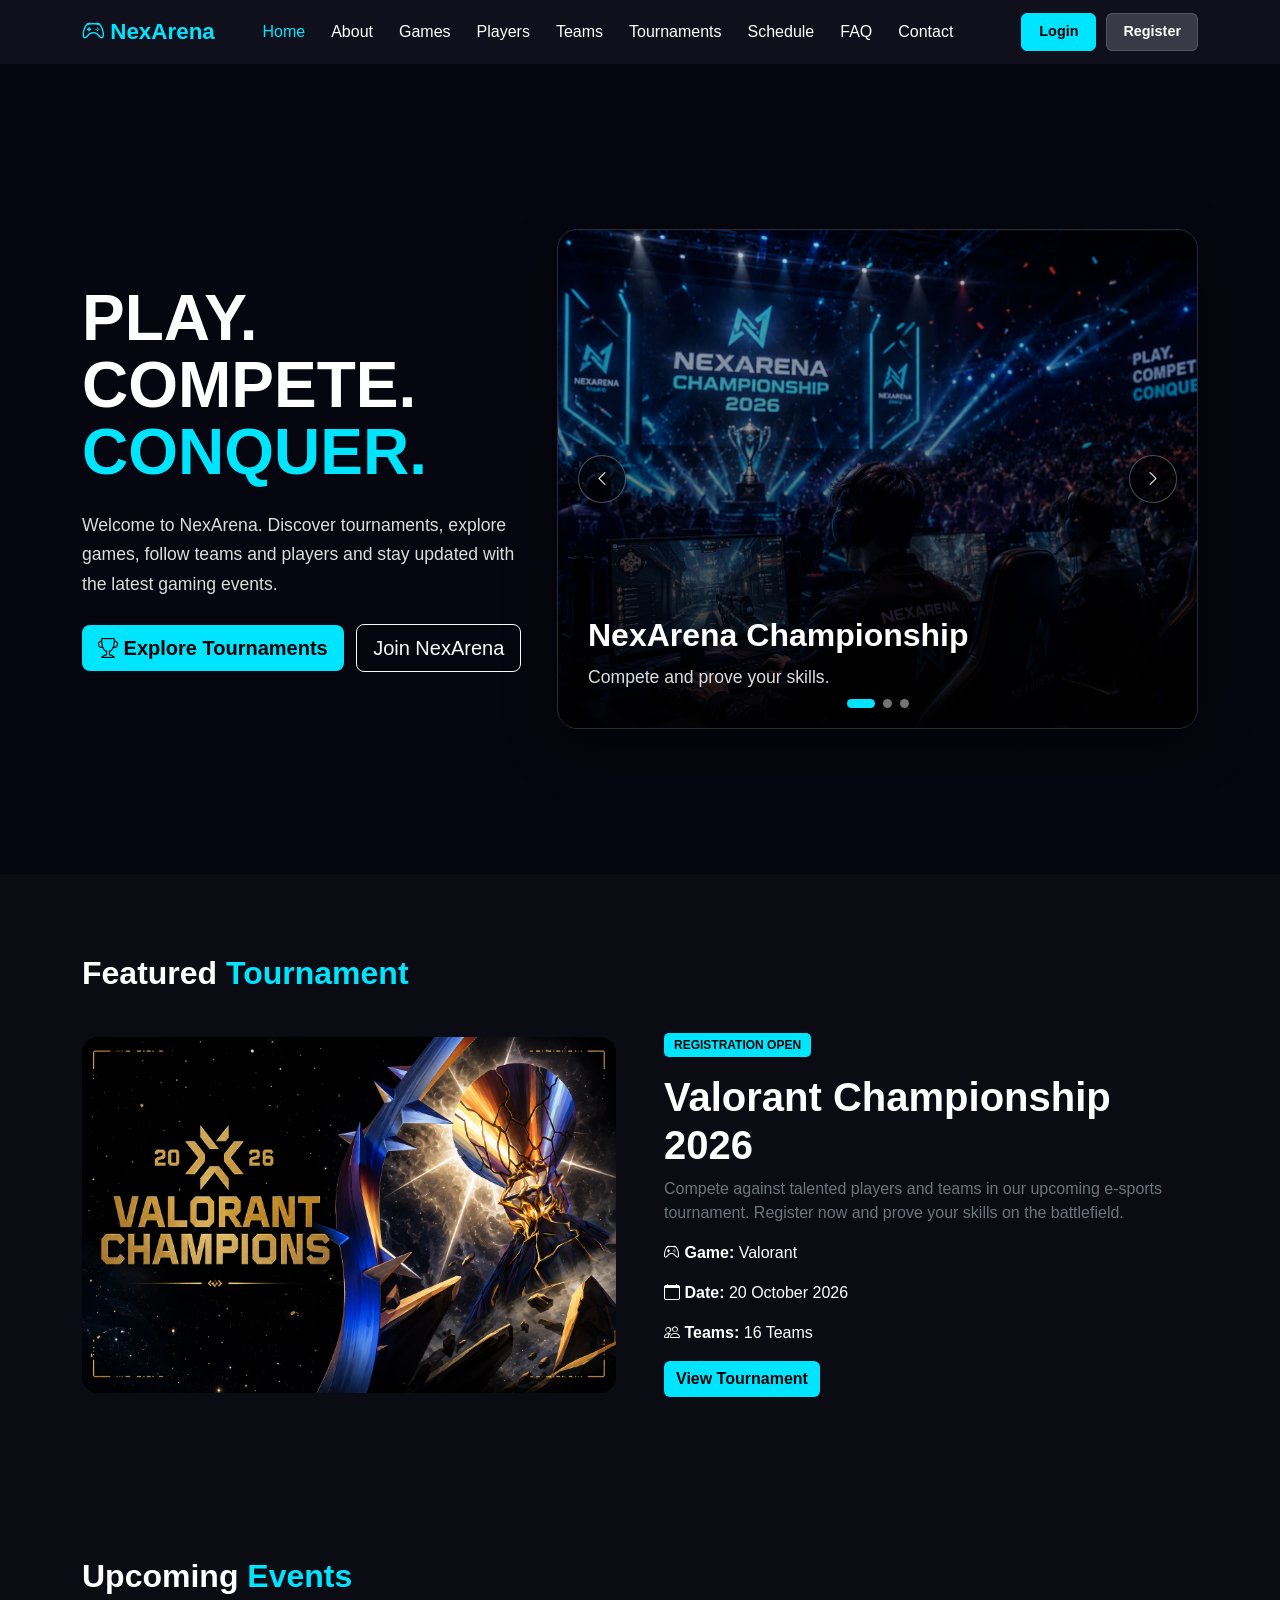
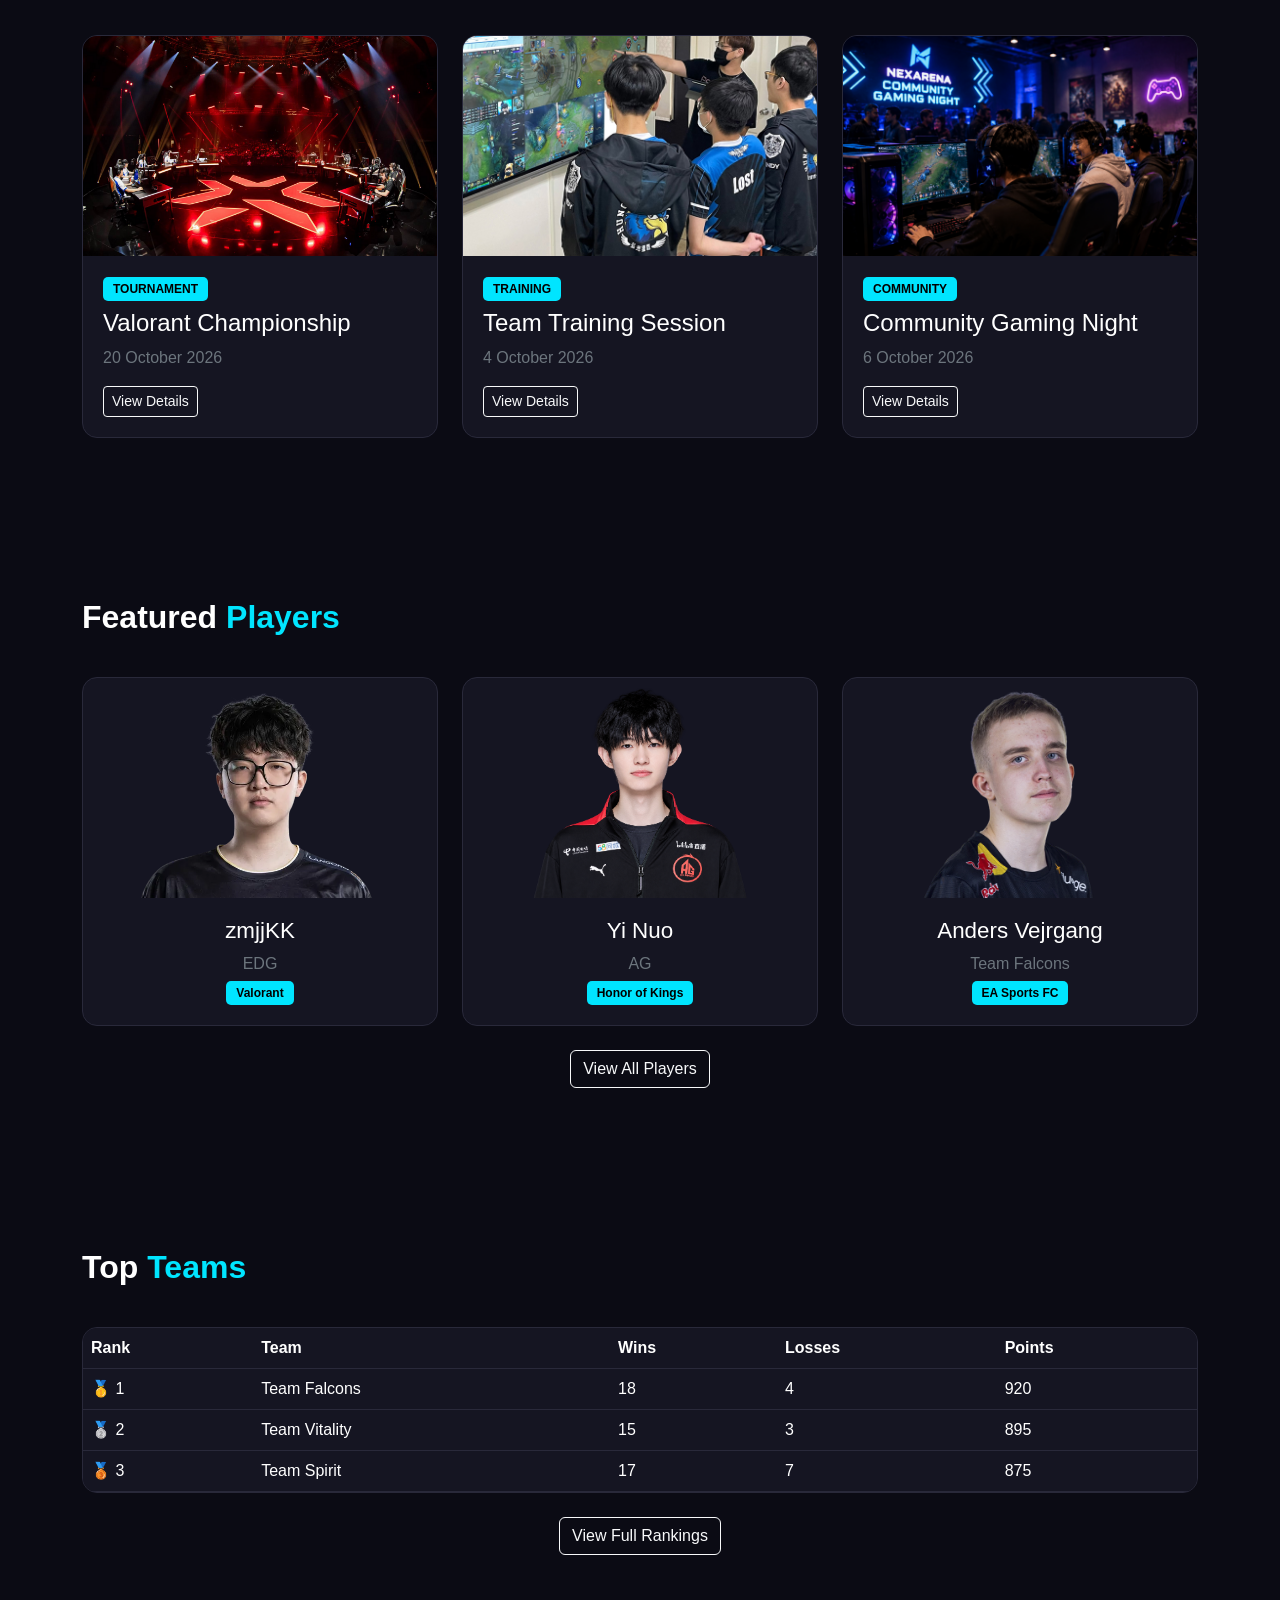
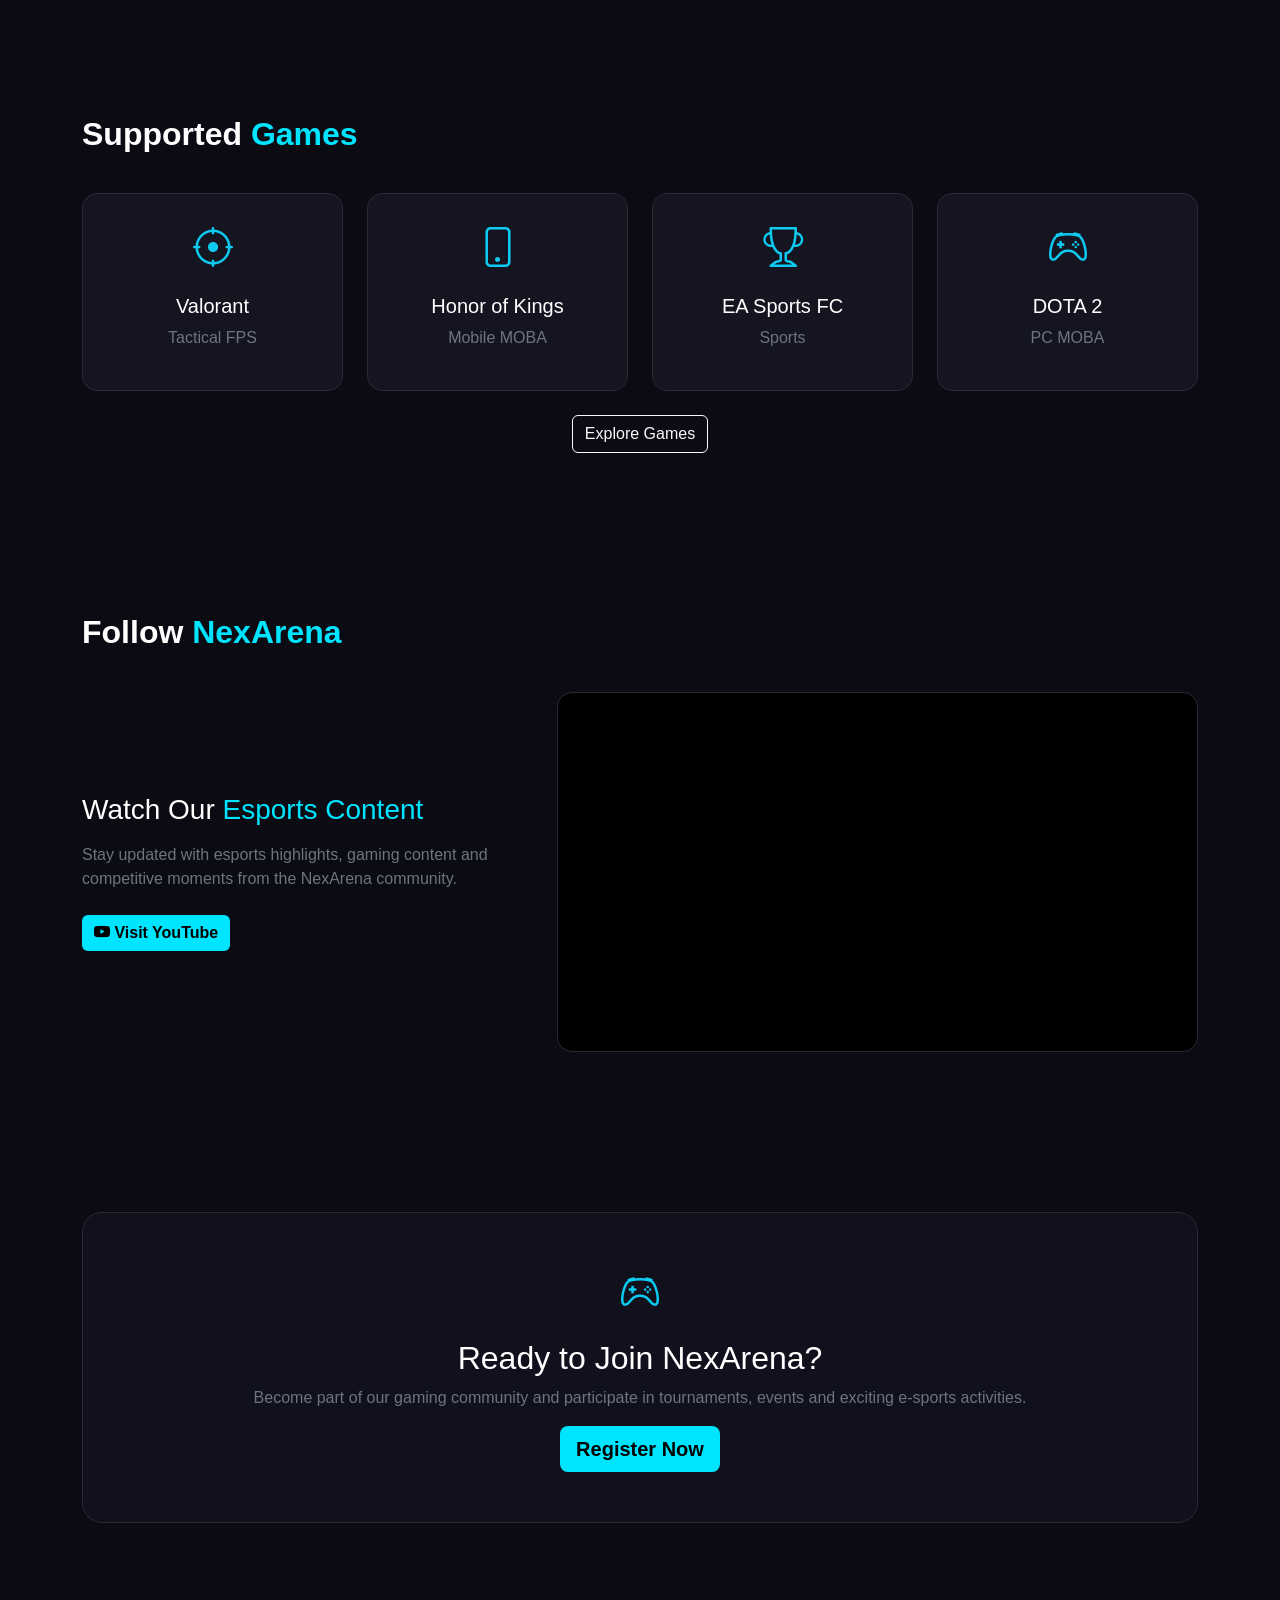
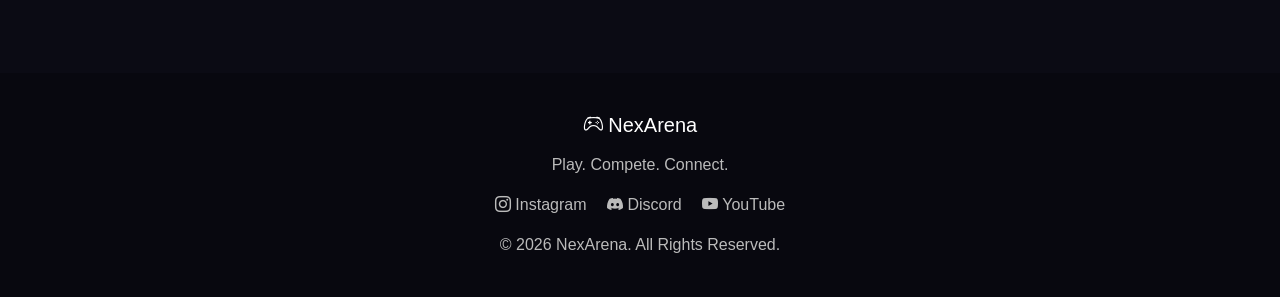
<file: index.html>
<!DOCTYPE html>
<html lang="en">

<head>

    <meta charset="UTF-8">
    <meta name="viewport" content="width=device-width, initial-scale=1.0">

    <title>NexArena | Home</title>

    <!-- Bootstrap CSS -->
    <link href="https://cdn.jsdelivr.net/npm/bootstrap@5.3.3/dist/css/bootstrap.min.css" rel="stylesheet">

    <!-- Shared CSS -->
    <link rel="stylesheet" href="css/style.css">

    <!-- Bootstrap Icons -->
    <link rel="stylesheet" href="https://cdn.jsdelivr.net/npm/bootstrap-icons@1.11.3/font/bootstrap-icons.min.css">

</head>


<body>


    <!-- =========================
     NAVIGATION BAR
========================= -->

    <nav class="navbar navbar-expand-lg navbar-dark sticky-top">

        <div class="container">


            <!-- Logo -->

            <a class="navbar-brand" href="index.html">

                <i class="bi bi-controller"></i>

                NexArena

            </a>


            <!-- Mobile Menu Button -->

            <button class="navbar-toggler" type="button" data-bs-toggle="collapse" data-bs-target="#mainNavbar"
                aria-controls="mainNavbar" aria-expanded="false" aria-label="Toggle navigation">

                <span class="navbar-toggler-icon"></span>

            </button>


            <!-- Navigation Links -->

            <div class="collapse navbar-collapse" id="mainNavbar">

                <ul class="navbar-nav ms-auto">

                    <li class="nav-item">
                        <a class="nav-link active" href="index.html">
                            Home
                        </a>
                    </li>

                    <li class="nav-item">
                        <a class="nav-link" href="about.html">
                            About
                        </a>
                    </li>

                    <li class="nav-item">
                        <a class="nav-link" href="games.html">
                            Games
                        </a>
                    </li>

                    <li class="nav-item">
                        <a class="nav-link" href="players.html">
                            Players
                        </a>
                    </li>

                    <li class="nav-item">
                        <a class="nav-link" href="teams.html">
                            Teams
                        </a>
                    </li>

                    <li class="nav-item">
                        <a class="nav-link" href="tournaments.html">
                            Tournaments
                        </a>
                    </li>

                    <li class="nav-item">
                        <a class="nav-link" href="schedule.html">
                            Schedule
                        </a>
                    </li>


                    <li class="nav-item">
                        <a class="nav-link" href="faq.html">
                            FAQ
                        </a>
                    </li>

                    <li class="nav-item">
                        <a class="nav-link" href="contact.html">
                            Contact
                        </a>
                    </li>

                </ul>
                <div class="nav-auth">

                    <a href="login.html" class="nav-login">
                        Login
                    </a>

                    <a href="registration.html" class="nav-register">
                        Register
                    </a>

                </div>

            </div>

        </div>

    </nav>



    <!-- =========================
     HERO SECTION
========================= -->

    <section class="hero">

        <div class="container">
            <div id="welcomeMessage" class="welcome-message">
            </div>
            <div class="row align-items-center">


                <!-- HERO TEXT -->

                <div class="col-lg-5 hero-content">

                    <h1>

                        PLAY.<br>

                        COMPETE.<br>

                        <span>
                            CONQUER.
                        </span>

                    </h1>


                    <p class="mt-4">

                        Welcome to NexArena.
                        Discover tournaments,
                        explore games,
                        follow teams and players
                        and stay updated
                        with the latest gaming events.

                    </p>


                    <div class="mt-4">


                        <!-- Tournament Button -->

                        <a href="tournaments.html" class="btn btn-main btn-lg me-2">

                            <i class="bi bi-trophy"></i>

                            Explore Tournaments

                        </a>


                        <!-- Join Button -->

                        <a href="registration.html" class="btn btn-outline-light btn-lg">

                            Join NexArena

                        </a>


                    </div>

                </div>



                <!-- HERO SLIDER -->

                <div class="col-lg-7">

                    <div class="hero-slider">


                        <!-- LEFT ARROW -->

                        <button class="slider-arrow slider-prev" id="prevSlide" type="button"
                            aria-label="Previous slide">

                            <i class="bi bi-chevron-left"></i>

                        </button>



                        <!-- SLIDES -->

                        <div class="hero-slides">


                            <!-- Slide 1 -->

                            <div class="hero-slide active">

                                <img src="images/tournament.png" alt="NexArena gaming event">


                                <div class="slide-overlay">


                                    <h3>
                                        NexArena Championship
                                    </h3>


                                    <p>
                                        Compete and prove your skills.
                                    </p>


                                </div>

                            </div>



                            <!-- Slide 2 -->

                            <div class="hero-slide">

                                <img src="images/girlsWinner.jpg" alt="NexArena esports tournament">


                                <div class="slide-overlay">


                                    <h3>
                                        Play. Compete. Conquer.
                                    </h3>


                                    <p>
                                        Join the next competitive battle.
                                    </p>


                                </div>

                            </div>



                            <!-- Slide 3 -->

                            <div class="hero-slide">

                                <img src="images/joinUs.png" alt="NexArena gaming community">


                                <div class="slide-overlay">


                                    <h3>
                                        Become Part of NexArena
                                    </h3>


                                    <p>
                                        Connect with gamers and teams.
                                    </p>


                                </div>

                            </div>


                        </div>



                        <!-- RIGHT ARROW -->

                        <button class="slider-arrow slider-next" id="nextSlide" type="button" aria-label="Next slide">

                            <i class="bi bi-chevron-right"></i>

                        </button>



                        <!-- DOTS -->

                        <div class="slider-dots">


                            <button class="slider-dot active" data-slide="0" type="button" aria-label="Go to slide 1">
                            </button>


                            <button class="slider-dot" data-slide="1" type="button" aria-label="Go to slide 2">
                            </button>


                            <button class="slider-dot" data-slide="2" type="button" aria-label="Go to slide 3">
                            </button>


                        </div>


                    </div>

                </div>


            </div>

        </div>

    </section>



    <!-- =========================
     FEATURED TOURNAMENT
========================= -->

    <section class="section-padding">

        <div class="container">


            <h2 class="section-title">

                Featured
                <span>
                    Tournament
                </span>

            </h2>


            <div class="row align-items-center">


                <!-- IMAGE -->

                <div class="col-lg-6 mb-4 mb-lg-0 pe-lg-4">

                    <img src="images/valorantChampion1.png" class="img-fluid rounded-4"
                        alt="Featured NexArena tournament">

                </div>



                <!-- INFORMATION -->

                <div class="col-lg-6 ps-lg-4">


                    <span class="badge badge-custom mb-3">

                        REGISTRATION OPEN

                    </span>


                    <h3 class="display-6 fw-bold">

                        Valorant Championship 2026

                    </h3>


                    <p class="text-secondary">

                        Compete against talented players and teams in our
                        upcoming e-sports tournament. Register now and prove
                        your skills on the battlefield.

                    </p>


                    <div class="mb-3">


                        <p>

                            <i class="bi bi-controller"></i>

                            <strong>
                                Game:
                            </strong>

                            Valorant

                        </p>


                        <p>

                            <i class="bi bi-calendar"></i>

                            <strong>
                                Date:
                            </strong>

                            20 October 2026

                        </p>


                        <p>

                            <i class="bi bi-people"></i>

                            <strong>
                                Teams:
                            </strong>

                            16 Teams

                        </p>


                    </div>


                    <a href="tournaments.html" class="btn btn-main">

                        View Tournament

                    </a>


                </div>


            </div>

        </div>

    </section>



    <!-- =========================
     UPCOMING EVENTS
========================= -->

    <section class="section-padding">

        <div class="container">


            <h2 class="section-title">

                Upcoming
                <span>
                    Events
                </span>

            </h2>



            <div class="row g-4">


                <!-- EVENT 1 -->

                <div class="col-md-4">

                    <div class="custom-card">


                        <img src="images/valorantChampion.png" alt="Valorant tournament">


                        <div class="card-content">


                            <span class="badge badge-custom mb-2">

                                TOURNAMENT

                            </span>


                            <h4>
                                Valorant Championship
                            </h4>


                            <p class="text-secondary">

                                20 October 2026

                            </p>


                            <a href="schedule.html" class="btn btn-outline-light btn-sm">

                                View Details

                            </a>


                        </div>

                    </div>

                </div>



                <!-- EVENT 2 -->

                <div class="col-md-4">

                    <div class="custom-card">


                        <img src="images/training.jpg" alt="Team training session">


                        <div class="card-content">


                            <span class="badge badge-custom mb-2">

                                TRAINING

                            </span>


                            <h4>
                                Team Training Session
                            </h4>


                            <p class="text-secondary">

                                4 October 2026

                            </p>


                            <a href="schedule.html" class="btn btn-outline-light btn-sm">

                                View Details

                            </a>


                        </div>

                    </div>

                </div>



                <!-- EVENT 3 -->

                <div class="col-md-4">

                    <div class="custom-card">


                        <img src="images/gameNight.png" alt="Community gaming night">


                        <div class="card-content">


                            <span class="badge badge-custom mb-2">

                                COMMUNITY

                            </span>


                            <h4>
                                Community Gaming Night
                            </h4>


                            <p class="text-secondary">

                                6 October 2026

                            </p>


                            <a href="schedule.html" class="btn btn-outline-light btn-sm">

                                View Details

                            </a>


                        </div>

                    </div>

                </div>


            </div>

        </div>

    </section>



    <!-- =========================
     FEATURED PLAYERS
========================= -->

    <section class="section-padding">

        <div class="container">


            <h2 class="section-title">

                Featured
                <span>
                    Players
                </span>

            </h2>


            <div class="row g-4">


                <!-- PLAYER 1 -->

                <div class="col-md-6 col-lg-4">

                    <div class="custom-card player-card text-center">


                        <img src="images/kangkang1.webp" alt="Player zmjjKK" class="player-img">


                        <div class="card-content">


                            <h4>
                                zmjjKK
                            </h4>


                            <p class="text-secondary mb-1">
                                EDG
                            </p>


                            <span class="badge badge-custom">

                                Valorant

                            </span>


                        </div>

                    </div>

                </div>



                <!-- PLAYER 2 -->

                <div class="col-md-6 col-lg-4">

                    <div class="custom-card player-card text-center">


                        <img src="images/yinuo.png" alt="Player Yi Nuo" class="player-img">


                        <div class="card-content">


                            <h4>
                                Yi Nuo
                            </h4>


                            <p class="text-secondary mb-1">
                                AG
                            </p>


                            <span class="badge badge-custom">

                                Honor of Kings

                            </span>


                        </div>

                    </div>

                </div>



                <!-- PLAYER 3 -->

                <div class="col-md-6 col-lg-4">

                    <div class="custom-card player-card text-center">


                        <img src="images/vejrgang.png" alt="Player Anders Vejrgang" class="player-img">


                        <div class="card-content">


                            <h4>
                                Anders Vejrgang
                            </h4>


                            <p class="text-secondary mb-1">
                                Team Falcons
                            </p>


                            <span class="badge badge-custom">

                                EA Sports FC

                            </span>


                        </div>

                    </div>

                </div>


            </div>



            <div class="text-center mt-4">


                <a href="players.html" class="btn btn-outline-light">

                    View All Players

                </a>


            </div>


        </div>

    </section>



    <!-- =========================
     TEAM RANKINGS
========================= -->

    <section class="section-padding">

        <div class="container">


            <h2 class="section-title">

                Top
                <span>
                    Teams
                </span>

            </h2>


            <div class="ranking-table">


                <div class="table-responsive">


                    <table class="table table-hover align-middle">


                        <thead>

                            <tr>

                                <th>
                                    Rank
                                </th>

                                <th>
                                    Team
                                </th>

                                <th>
                                    Wins
                                </th>

                                <th>
                                    Losses
                                </th>

                                <th>
                                    Points
                                </th>

                            </tr>

                        </thead>


                        <tbody>


                            <!-- TEAM 1 -->

                            <tr>

                                <td>
                                    🥇 1
                                </td>

                                <td>
                                    Team Falcons
                                </td>

                                <td>
                                    18
                                </td>

                                <td>
                                    4
                                </td>

                                <td>
                                    920
                                </td>

                            </tr>


                            <!-- TEAM 2 -->

                            <tr>

                                <td>
                                    🥈 2
                                </td>

                                <td>
                                    Team Vitality
                                </td>

                                <td>
                                    15
                                </td>

                                <td>
                                    3
                                </td>

                                <td>
                                    895
                                </td>

                            </tr>


                            <!-- TEAM 3 -->

                            <tr>

                                <td>
                                    🥉 3
                                </td>

                                <td>
                                    Team Spirit
                                </td>

                                <td>
                                    17
                                </td>

                                <td>
                                    7
                                </td>

                                <td>
                                    875
                                </td>

                            </tr>


                        </tbody>


                    </table>


                </div>


            </div>



            <div class="text-center mt-4">


                <a href="teams.html" class="btn btn-outline-light">

                    View Full Rankings

                </a>


            </div>


        </div>

    </section>



    <!-- =========================
     SUPPORTED GAMES
========================= -->

    <section class="section-padding">

        <div class="container">


            <h2 class="section-title">

                Supported
                <span>
                    Games
                </span>

            </h2>


            <div class="row g-4">


                <!-- VALORANT -->

                <div class="col-6 col-md-3">

                    <div class="custom-card text-center p-4">


                        <i class="bi bi-crosshair fs-1 text-info"></i>


                        <h5 class="mt-3">

                            Valorant

                        </h5>


                        <p class="text-secondary">

                            Tactical FPS

                        </p>


                    </div>

                </div>



                <!-- HONOR OF KINGS -->

                <div class="col-6 col-md-3">

                    <div class="custom-card text-center p-4">


                        <i class="bi bi-phone fs-1 text-info"></i>


                        <h5 class="mt-3">

                            Honor of Kings

                        </h5>


                        <p class="text-secondary">

                            Mobile MOBA

                        </p>


                    </div>

                </div>



                <!-- EA SPORTS FC -->

                <div class="col-6 col-md-3">

                    <div class="custom-card text-center p-4">


                        <i class="bi bi-trophy fs-1 text-info"></i>


                        <h5 class="mt-3">

                            EA Sports FC

                        </h5>


                        <p class="text-secondary">

                            Sports

                        </p>


                    </div>

                </div>



                <!-- DOTA 2 -->

                <div class="col-6 col-md-3">

                    <div class="custom-card text-center p-4">


                        <i class="bi bi-controller fs-1 text-info"></i>


                        <h5 class="mt-3">

                            DOTA 2

                        </h5>


                        <p class="text-secondary">

                            PC MOBA

                        </p>


                    </div>

                </div>


            </div>



            <div class="text-center mt-4">


                <a href="games.html" class="btn btn-outline-light">

                    Explore Games

                </a>


            </div>


        </div>

    </section>

    <!-- =========================
     SOCIAL MEDIA / YOUTUBE
========================= -->

    <section class="section-padding">

        <div class="container">

            <h2 class="section-title">

                Follow
                <span>
                    NexArena
                </span>

            </h2>


            <div class="row align-items-center g-4">


                <!-- TEXT -->

                <div class="col-lg-5">

                    <h3>

                        Watch Our
                        <span style="color: #00e5ff;">
                            Esports Content
                        </span>

                    </h3>


                    <p class="text-secondary mt-3">

                        Stay updated with esports highlights,
                        gaming content and competitive moments
                        from the NexArena community.

                    </p>


                    <a href="https://www.youtube.com/@NexArena007/" target="_blank" rel="noopener noreferrer"
                        class="btn btn-main mt-2">

                        <i class="bi bi-youtube"></i>

                        Visit YouTube

                    </a>

                </div>


                <!-- YOUTUBE EMBED -->

                <div class="col-lg-7">

                    <div class="youtube-container">

                        <iframe src="https://www.youtube.com/embed/oi8xRnT_x8Q?start=21" title="NexArena Esports Video"
                            allow="accelerometer; autoplay; clipboard-write; encrypted-media; gyroscope; picture-in-picture; web-share"
                            allowfullscreen>
                        </iframe>

                    </div>

                </div>


            </div>

        </div>

    </section>


    <!-- =========================
     JOIN NEXARENA CTA
========================= -->

    <section class="section-padding">

        <div class="container">


            <div class="cta text-center">


                <i class="bi bi-controller fs-1 text-info"></i>


                <h2 class="mt-3">

                    Ready to Join NexArena?

                </h2>


                <p class="text-secondary">

                    Become part of our gaming community and participate
                    in tournaments, events and exciting e-sports activities.

                </p>


                <a href="registration.html" class="btn btn-main btn-lg">

                    Register Now

                </a>


            </div>

        </div>

    </section>



    <!-- =========================
     FOOTER
========================= -->

    <footer>

        <div class="container text-center">

            <h5 class="text-white">

                <i class="bi bi-controller"></i>

                NexArena

            </h5>


            <p class="mt-3">

                Play. Compete. Connect.

            </p>


            <!-- SOCIAL MEDIA LINKS -->

            <div class="mb-3">

                <!-- Instagram -->

                <a href="https://www.instagram.com/" target="_blank" rel="noopener noreferrer">
                    <i class="bi bi-instagram"></i>
                    Instagram
                </a>


                <!-- Discord -->

                <a href="https://discord.com/" target="_blank" rel="noopener noreferrer">
                    <i class="bi bi-discord"></i>
                    Discord
                </a>


                <!-- YouTube -->

                <a href="https://www.youtube.com/" target="_blank" rel="noopener noreferrer">
                    <i class="bi bi-youtube"></i>
                    YouTube
                </a>

            </div>


            <p class="mb-0">

                &copy; 2026 NexArena.
                All Rights Reserved.

            </p>


        </div>

    </footer>



    <!-- =========================
     BOOTSTRAP JAVASCRIPT
========================= -->

    <script src="https://cdn.jsdelivr.net/npm/bootstrap@5.3.3/dist/js/bootstrap.bundle.min.js"></script>



    <!-- =========================
     HERO SLIDER JAVASCRIPT
========================= -->

    <script>

        const slides =
            document.querySelectorAll(".hero-slide");


        const dots =
            document.querySelectorAll(".slider-dot");


        const previousButton =
            document.getElementById("prevSlide");


        const nextButton =
            document.getElementById("nextSlide");


        let currentSlide = 0;



        function showSlide(index) {


            if (index >= slides.length) {

                currentSlide = 0;

            }

            else if (index < 0) {

                currentSlide = slides.length - 1;

            }

            else {

                currentSlide = index;

            }



            slides.forEach(function (slide) {

                slide.classList.remove("active");

            });



            dots.forEach(function (dot) {

                dot.classList.remove("active");

            });



            slides[currentSlide].classList.add("active");

            dots[currentSlide].classList.add("active");

        }



        previousButton.addEventListener(
            "click",
            function () {

                showSlide(currentSlide - 1);

            }
        );



        nextButton.addEventListener(
            "click",
            function () {

                showSlide(currentSlide + 1);

            }
        );



        dots.forEach(function (dot) {

            dot.addEventListener(
                "click",
                function () {

                    const slideNumber =
                        Number(this.dataset.slide);


                    showSlide(slideNumber);

                }
            );

        });



        // Automatically switch slide every 8 seconds

        setInterval(
            function () {

                showSlide(currentSlide + 1);

            },
            8000
        );


    </script>

    <script>

        const welcomeMessage =
            document.getElementById("welcomeMessage");

        const savedUser =
            sessionStorage.getItem("currentUser");


        if (savedUser) {

            try {

                const user = JSON.parse(savedUser);

                welcomeMessage.innerHTML =
                    `Welcome back, <span>${user.username}</span>`;

            }

            catch (error) {

                sessionStorage.removeItem("currentUser");

            }

        }

    </script>
</body>

</html>
</file>
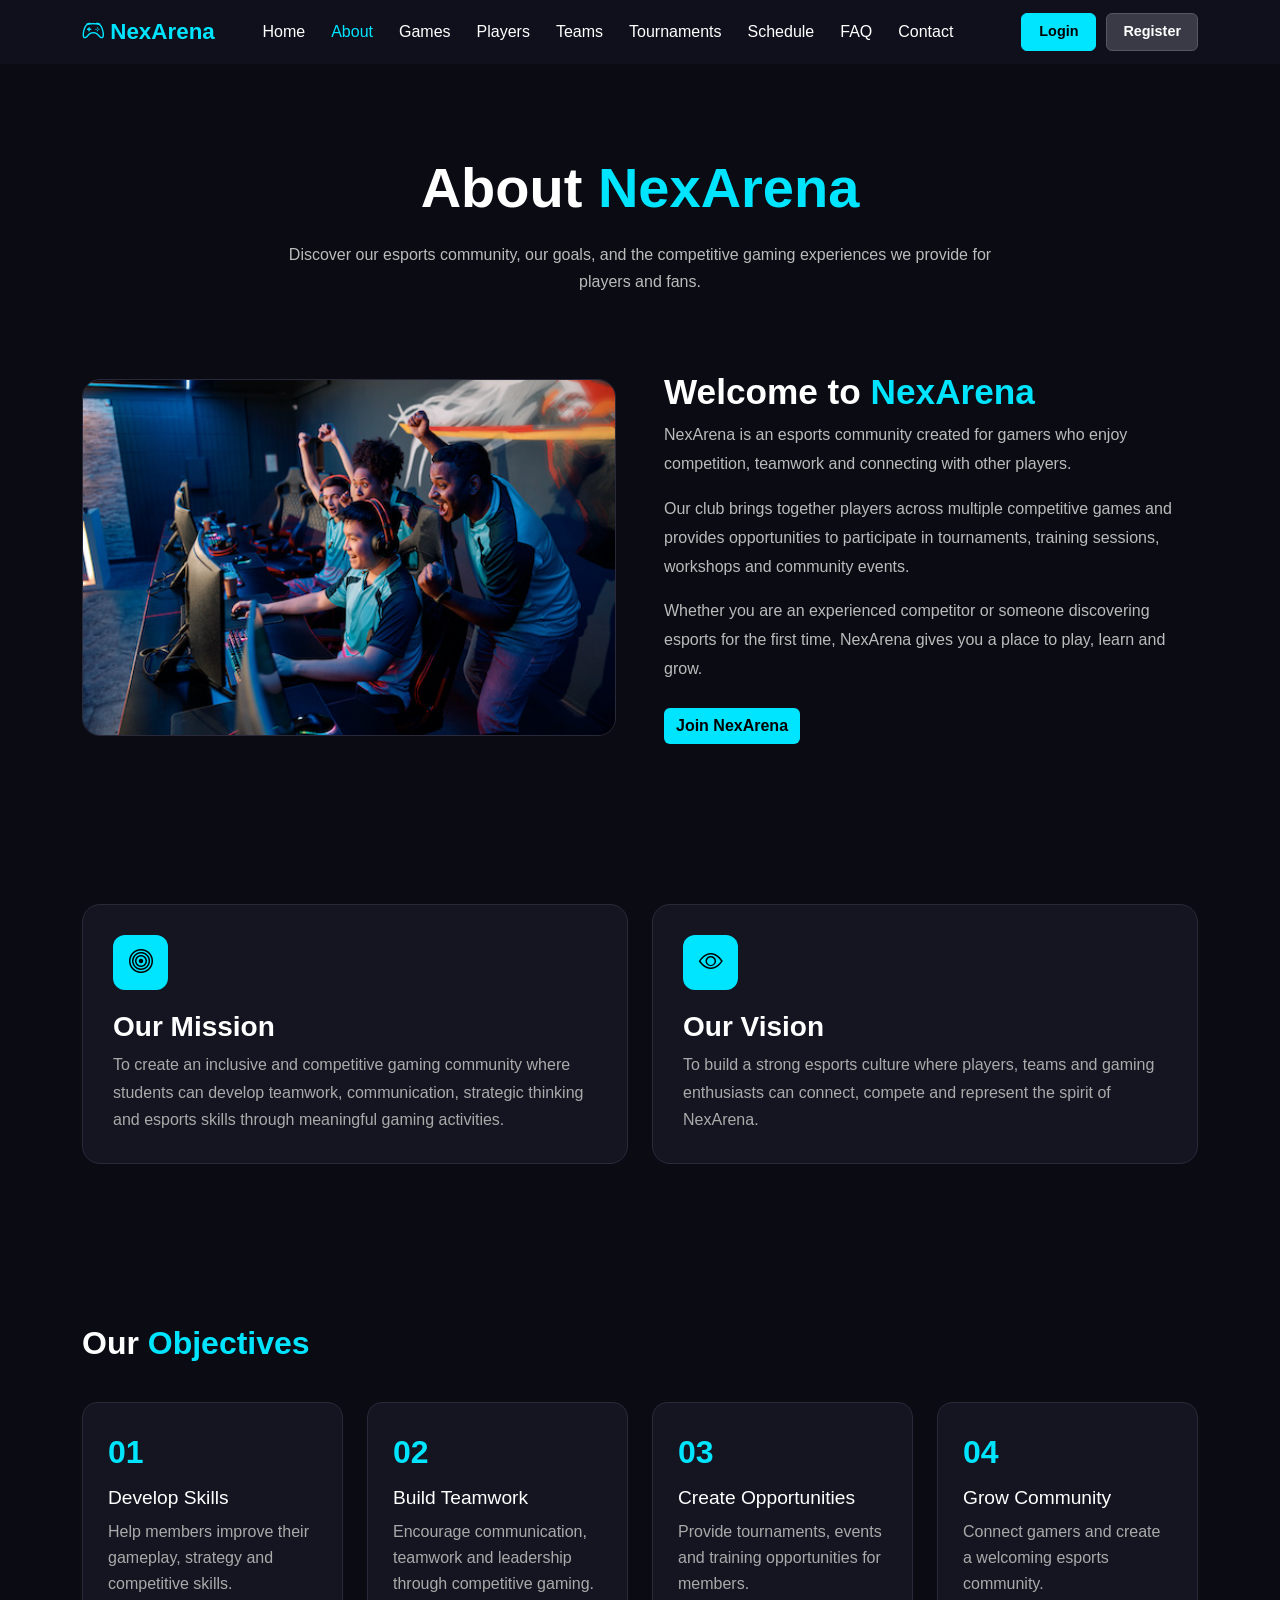
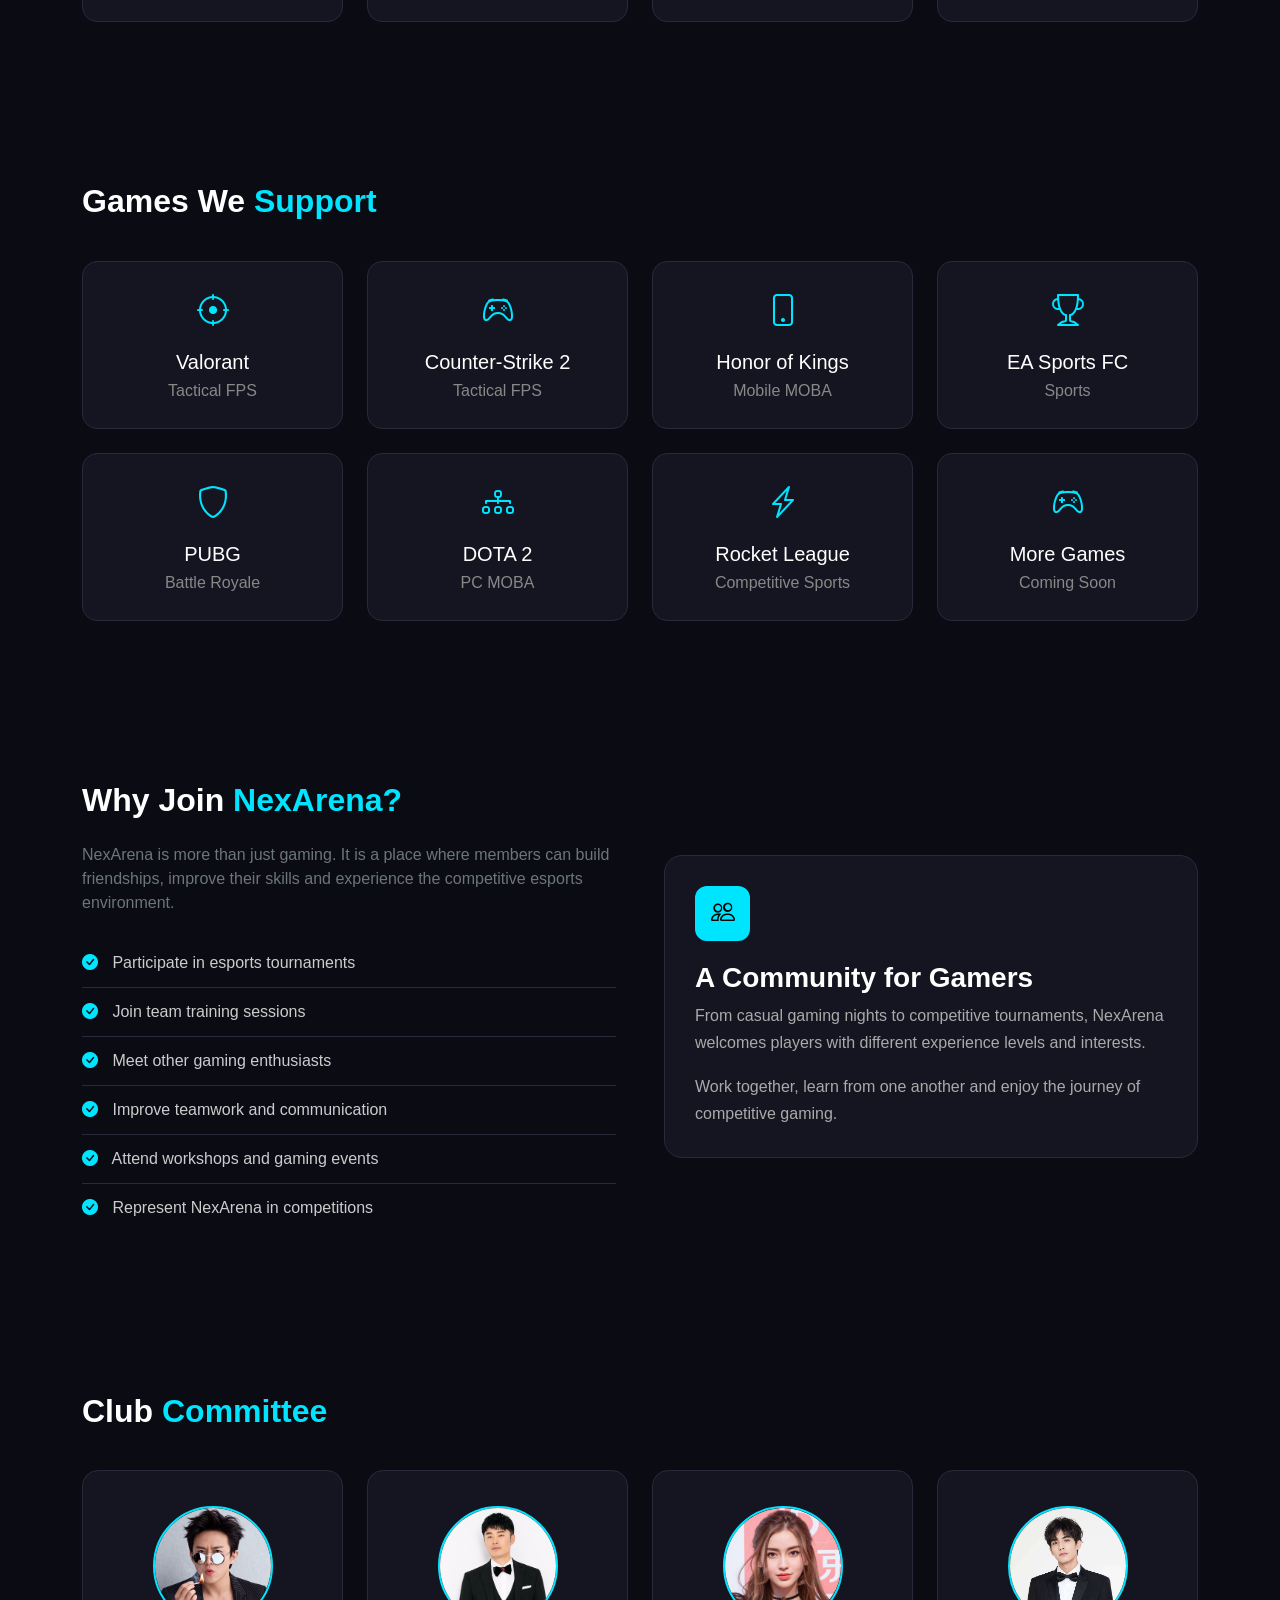
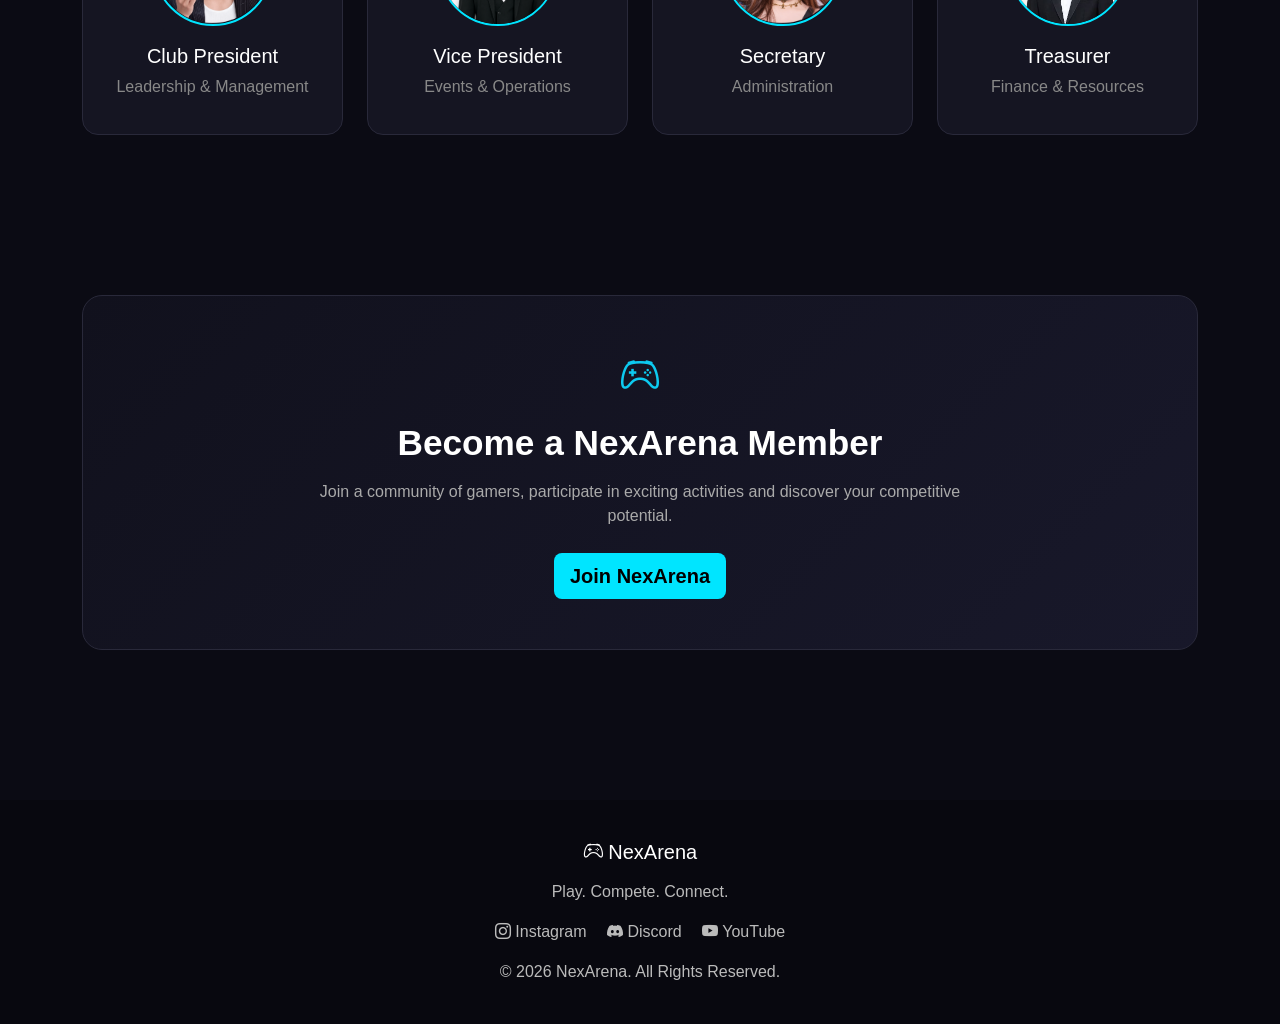
<file: about.html>
<!DOCTYPE html>
<html lang="en">

<head>

    <meta charset="UTF-8">
    <meta name="viewport" content="width=device-width, initial-scale=1.0">

    <title>NexArena | About</title>


    <!-- =========================
         BOOTSTRAP CSS
    ========================== -->
    <link href="https://cdn.jsdelivr.net/npm/bootstrap@5.3.3/dist/css/bootstrap.min.css" rel="stylesheet">


    <!-- =========================
         BOOTSTRAP ICONS
    ========================== -->
    <link rel="stylesheet" href="https://cdn.jsdelivr.net/npm/bootstrap-icons@1.11.3/font/bootstrap-icons.min.css">


    <!-- =========================
         SHARED CSS
    ========================== -->
    <link rel="stylesheet" href="css/style.css">


    <style>
        /* =========================================
           ABOUT PAGE
        ========================================= */

        .about-header {
            padding: 90px 0 60px;
            text-align: center;
        }

        .about-header h1 {
            font-size: 3.5rem;
            font-weight: 800;
        }

        .about-header h1 span {
            color: #00e5ff;
        }

        .about-header p {
            max-width: 750px;
            margin: 20px auto 0;
            color: #bbbbbb;
            line-height: 1.7;
        }


        /* =========================================
           LOGIN / REGISTER NAVIGATION
        ========================================= */

        .nav-auth {
            display: flex;
            align-items: center;
            gap: 10px;
            margin-left: 60px;
        }

        .nav-login,
        .nav-register {
            display: inline-flex;
            align-items: center;
            justify-content: center;

            min-width: 75px;
            height: 38px;

            padding: 0 16px;

            border-radius: 6px;

            text-decoration: none;

            font-size: 0.9rem;
            font-weight: 600;

            transition: 0.3s;
        }


        /* Login */

        .nav-login {
            background-color: #00e5ff;
            color: #000000;
            border: 1px solid #00e5ff;
        }

        .nav-login:hover {
            background-color: #00b8cc;
            border-color: #00b8cc;
            color: #000000;
        }


        /* Register */

        .nav-register {
            background-color: #3a3a46;
            color: #ffffff;
            border: 1px solid #555563;
        }

        .nav-register:hover {
            background-color: #50505d;
            border-color: #666675;
            color: #ffffff;
        }


        /* =========================================
           ABOUT INTRO
        ========================================= */

        .about-image {
            width: 100%;
            max-height: 450px;
            object-fit: cover;
            border-radius: 18px;
            border: 1px solid #29293a;
        }

        .about-text h2 {
            font-size: 2.2rem;
            font-weight: bold;
        }

        .about-text h2 span {
            color: #00e5ff;
        }

        .about-text p {
            color: #bbbbbb;
            line-height: 1.8;
        }


        /* =========================================
           MISSION / VISION
        ========================================= */

        .about-box {
            background-color: #151522;
            border: 1px solid #29293a;
            border-radius: 18px;
            padding: 30px;
            height: 100%;
            transition: 0.3s;
        }

        .about-box:hover {
            transform: translateY(-6px);
            border-color: #00e5ff;
            box-shadow: 0 10px 30px rgba(0, 229, 255, 0.08);
        }

        .about-box-icon {
            width: 55px;
            height: 55px;

            display: flex;
            align-items: center;
            justify-content: center;

            background-color: #00e5ff;
            color: #000000;

            border-radius: 12px;

            font-size: 1.5rem;

            margin-bottom: 20px;
        }

        .about-box h3 {
            font-weight: bold;
            color: #ffffff;
        }

        .about-box p {
            color: #aaaaaa;
            line-height: 1.7;
            margin-bottom: 0;
        }


        /* =========================================
           OBJECTIVES
        ========================================= */

        .objective-card {
            background-color: #151522;
            border: 1px solid #29293a;
            border-radius: 15px;
            padding: 25px;
            height: 100%;
        }

        .objective-number {
            font-size: 2rem;
            font-weight: bold;
            color: #00e5ff;
            margin-bottom: 10px;
        }

        .objective-card h4 {
            font-size: 1.2rem;
            margin-bottom: 10px;
        }

        .objective-card p {
            color: #aaaaaa;
            margin-bottom: 0;
            line-height: 1.6;
        }


        /* =========================================
           GAME CATEGORIES
        ========================================= */

        .game-category {
            background-color: #151522;
            border: 1px solid #29293a;
            border-radius: 15px;
            padding: 25px 15px;
            text-align: center;
            height: 100%;
            transition: 0.3s;
        }

        .game-category:hover {
            border-color: #00e5ff;
            transform: translateY(-5px);
        }

        .game-category i {
            font-size: 2rem;
            color: #00e5ff;
        }

        .game-category h5 {
            margin-top: 15px;
            margin-bottom: 5px;
        }

        .game-category p {
            color: #888888;
            margin-bottom: 0;
        }


        /* =========================================
           BENEFITS
        ========================================= */

        .benefit-list {
            list-style: none;
            padding: 0;
            margin: 0;
        }

        .benefit-list li {
            padding: 12px 0;
            border-bottom: 1px solid #29293a;
            color: #cccccc;
        }

        .benefit-list li:last-child {
            border-bottom: none;
        }

        .benefit-list i {
            color: #00e5ff;
            margin-right: 10px;
        }


        /* =========================================
           COMMITTEE
        ========================================= */

        .committee-card {
            background-color: #151522;
            border: 1px solid #29293a;
            border-radius: 16px;

            padding: 35px 25px;

            text-align: center;

            min-height: 250px;

            height: 100%;

            transition: 0.3s;
        }

        .committee-card:hover {
            transform: translateY(-6px);
            border-color: #00e5ff;

            box-shadow:
                0 10px 30px rgba(0, 229, 255, 0.08);
        }


        /* Bigger photo circle */

        .committee-avatar {
            width: 120px;
            height: 120px;

            border-radius: 50%;

            margin: 0 auto 18px;

            overflow: hidden;

            display: flex;
            align-items: center;
            justify-content: center;

            background-color: #10101b;

            border: 2px solid #00e5ff;
        }


        /* Committee image */

        .committee-avatar img {
            width: 100%;
            height: 100%;

            object-fit: contain;
            object-position: center;

            display: block;
        }


        .committee-card h5 {
            margin-bottom: 7px;
            color: #ffffff;
        }

        .committee-card p {
            color: #888888;
            margin-bottom: 0;
        }


        /* =========================================
           MEMBERSHIP CTA
        ========================================= */

        .membership-box {
            background:
                linear-gradient(135deg,
                    #11111d,
                    #18182a);

            border: 1px solid #29293a;
            border-radius: 20px;
            padding: 50px 30px;
            text-align: center;
        }

        .membership-box h2 {
            font-size: 2.2rem;
            font-weight: bold;
        }

        .membership-box p {
            color: #aaaaaa;
            max-width: 700px;
            margin: 15px auto 25px;
        }


        /* =========================================
           MOBILE
        ========================================= */

        @media (max-width: 991px) {

            .nav-auth {
                margin-left: 0;
                margin-top: 15px;
                padding-bottom: 10px;
            }

            .nav-login,
            .nav-register {
                width: 100%;
            }

        }


        @media (max-width: 768px) {

            .about-header {
                padding: 70px 0 40px;
            }

            .about-header h1 {
                font-size: 2.5rem;
            }

            .about-text {
                margin-top: 25px;
            }

            .committee-card {
                min-height: 240px;
                padding: 30px 20px;
            }

            .committee-avatar {
                width: 110px;
                height: 110px;
            }

        }
    </style>

</head>


<body>


    <!-- =====================================================
     NAVIGATION BAR
====================================================== -->

    <nav class="navbar navbar-expand-lg navbar-dark sticky-top">

        <div class="container">


            <!-- LOGO -->

            <a class="navbar-brand" href="index.html">

                <i class="bi bi-controller"></i>

                NexArena

            </a>


            <!-- MOBILE MENU -->

            <button class="navbar-toggler" type="button" data-bs-toggle="collapse" data-bs-target="#mainNavbar"
                aria-controls="mainNavbar" aria-expanded="false" aria-label="Toggle navigation">

                <span class="navbar-toggler-icon"></span>

            </button>


            <!-- NAVIGATION -->

            <div class="collapse navbar-collapse" id="mainNavbar">


                <!-- NORMAL NAVIGATION LINKS -->

                <ul class="navbar-nav ms-auto">


                    <!-- HOME -->

                    <li class="nav-item">

                        <a class="nav-link" href="index.html">
                            Home
                        </a>

                    </li>


                    <!-- ABOUT -->

                    <li class="nav-item">

                        <a class="nav-link active" href="about.html">
                            About
                        </a>

                    </li>


                    <!-- GAMES -->

                    <li class="nav-item">

                        <a class="nav-link" href="games.html">
                            Games
                        </a>

                    </li>


                    <!-- PLAYERS -->

                    <li class="nav-item">

                        <a class="nav-link" href="players.html">
                            Players
                        </a>

                    </li>


                    <!-- TEAMS -->

                    <li class="nav-item">

                        <a class="nav-link" href="teams.html">
                            Teams
                        </a>

                    </li>


                    <!-- TOURNAMENTS -->

                    <li class="nav-item">

                        <a class="nav-link" href="tournaments.html">
                            Tournaments
                        </a>

                    </li>


                    <!-- SCHEDULE -->

                    <li class="nav-item">

                        <a class="nav-link" href="schedule.html">
                            Schedule
                        </a>

                    </li>


                    <!-- FAQ -->

                    <li class="nav-item">

                        <a class="nav-link" href="faq.html">
                            FAQ
                        </a>

                    </li>


                    <!-- CONTACT -->

                    <li class="nav-item">

                        <a class="nav-link" href="contact.html">
                            Contact
                        </a>

                    </li>


                </ul>


                <!-- =================================================
                 LOGIN / REGISTER
            ================================================== -->

                <div class="nav-auth">


                    <!-- LOGIN -->

                    <a href="login.html" class="nav-login">
                        Login
                    </a>


                    <!-- REGISTER -->

                    <a href="registration.html" class="nav-register">
                        Register
                    </a>


                </div>


            </div>

        </div>

    </nav>



    <!-- =====================================================
     PAGE HEADER
====================================================== -->

    <section class="about-header">

        <div class="container">


            <h1>

                About
                <span>
                    NexArena
                </span>

            </h1>


            <p>

                Discover our esports community, our goals,
                and the competitive gaming experiences
                we provide for players and fans.

            </p>


        </div>

    </section>



    <!-- =====================================================
     CLUB INTRODUCTION
====================================================== -->

    <section class="section-padding pt-3">

        <div class="container">


            <div class="row align-items-center g-5">


                <!-- IMAGE -->

                <div class="col-lg-6">

                    <img src="images/aboutEsports.jpeg" alt="NexArena esports community" class="about-image">

                </div>


                <!-- TEXT -->

                <div class="col-lg-6 about-text">


                    <h2>

                        Welcome to
                        <span>
                            NexArena
                        </span>

                    </h2>


                    <p>

                        NexArena is an esports community
                        created for gamers who enjoy competition,
                        teamwork and connecting with other players.

                    </p>


                    <p>

                        Our club brings together players across
                        multiple competitive games and provides
                        opportunities to participate in tournaments,
                        training sessions, workshops and community events.

                    </p>


                    <p>

                        Whether you are an experienced competitor
                        or someone discovering esports for the first time,
                        NexArena gives you a place to play, learn and grow.

                    </p>


                    <a href="registration.html" class="btn btn-main mt-2">

                        Join NexArena

                    </a>


                </div>


            </div>

        </div>

    </section>



    <!-- =====================================================
     MISSION & VISION
====================================================== -->

    <section class="section-padding">

        <div class="container">


            <div class="row g-4">


                <!-- MISSION -->

                <div class="col-md-6">

                    <div class="about-box">


                        <div class="about-box-icon">

                            <i class="bi bi-bullseye"></i>

                        </div>


                        <h3>

                            Our Mission

                        </h3>


                        <p>

                            To create an inclusive and competitive
                            gaming community where students can develop
                            teamwork, communication, strategic thinking
                            and esports skills through meaningful
                            gaming activities.

                        </p>


                    </div>

                </div>


                <!-- VISION -->

                <div class="col-md-6">

                    <div class="about-box">


                        <div class="about-box-icon">

                            <i class="bi bi-eye"></i>

                        </div>


                        <h3>

                            Our Vision

                        </h3>


                        <p>

                            To build a strong esports culture where
                            players, teams and gaming enthusiasts can
                            connect, compete and represent the spirit
                            of NexArena.

                        </p>


                    </div>

                </div>


            </div>

        </div>

    </section>



    <!-- =====================================================
     OBJECTIVES
====================================================== -->

    <section class="section-padding">

        <div class="container">


            <h2 class="section-title">

                Our
                <span>
                    Objectives
                </span>

            </h2>


            <div class="row g-4">


                <!-- 01 -->

                <div class="col-md-6 col-lg-3">

                    <div class="objective-card">


                        <div class="objective-number">
                            01
                        </div>


                        <h4>

                            Develop Skills

                        </h4>


                        <p>

                            Help members improve their gameplay,
                            strategy and competitive skills.

                        </p>


                    </div>

                </div>


                <!-- 02 -->

                <div class="col-md-6 col-lg-3">

                    <div class="objective-card">


                        <div class="objective-number">
                            02
                        </div>


                        <h4>

                            Build Teamwork

                        </h4>


                        <p>

                            Encourage communication, teamwork
                            and leadership through competitive gaming.

                        </p>


                    </div>

                </div>


                <!-- 03 -->

                <div class="col-md-6 col-lg-3">

                    <div class="objective-card">


                        <div class="objective-number">
                            03
                        </div>


                        <h4>

                            Create Opportunities

                        </h4>


                        <p>

                            Provide tournaments, events and training
                            opportunities for members.

                        </p>


                    </div>

                </div>


                <!-- 04 -->

                <div class="col-md-6 col-lg-3">

                    <div class="objective-card">


                        <div class="objective-number">
                            04
                        </div>


                        <h4>

                            Grow Community

                        </h4>


                        <p>

                            Connect gamers and create a welcoming
                            esports community.

                        </p>


                    </div>

                </div>


            </div>

        </div>

    </section>



    <!-- =====================================================
     GAMES WE SUPPORT
====================================================== -->

    <section class="section-padding">

        <div class="container">


            <h2 class="section-title">

                Games We
                <span>
                    Support
                </span>

            </h2>


            <div class="row g-4">


                <!-- VALORANT -->

                <div class="col-6 col-md-3">

                    <div class="game-category">


                        <i class="bi bi-crosshair"></i>


                        <h5>
                            Valorant
                        </h5>


                        <p>
                            Tactical FPS
                        </p>


                    </div>

                </div>


                <!-- CS2 -->

                <div class="col-6 col-md-3">

                    <div class="game-category">


                        <i class="bi bi-controller"></i>


                        <h5>
                            Counter-Strike 2
                        </h5>


                        <p>
                            Tactical FPS
                        </p>


                    </div>

                </div>


                <!-- HONOR OF KINGS -->

                <div class="col-6 col-md-3">

                    <div class="game-category">


                        <i class="bi bi-phone"></i>


                        <h5>
                            Honor of Kings
                        </h5>


                        <p>
                            Mobile MOBA
                        </p>


                    </div>

                </div>


                <!-- EA SPORTS FC -->

                <div class="col-6 col-md-3">

                    <div class="game-category">


                        <i class="bi bi-trophy"></i>


                        <h5>
                            EA Sports FC
                        </h5>


                        <p>
                            Sports
                        </p>


                    </div>

                </div>


                <!-- PUBG -->

                <div class="col-6 col-md-3">

                    <div class="game-category">


                        <i class="bi bi-shield"></i>


                        <h5>
                            PUBG
                        </h5>


                        <p>
                            Battle Royale
                        </p>


                    </div>

                </div>


                <!-- DOTA 2 -->

                <div class="col-6 col-md-3">

                    <div class="game-category">


                        <i class="bi bi-diagram-3"></i>


                        <h5>
                            DOTA 2
                        </h5>


                        <p>
                            PC MOBA
                        </p>


                    </div>

                </div>


                <!-- ROCKET LEAGUE -->

                <div class="col-6 col-md-3">

                    <div class="game-category">


                        <i class="bi bi-lightning-charge"></i>


                        <h5>
                            Rocket League
                        </h5>


                        <p>
                            Competitive Sports
                        </p>


                    </div>

                </div>


                <!-- MORE -->

                <div class="col-6 col-md-3">

                    <div class="game-category">


                        <i class="bi bi-controller"></i>


                        <h5>
                            More Games
                        </h5>


                        <p>
                            Coming Soon
                        </p>


                    </div>

                </div>


            </div>

        </div>

    </section>



    <!-- =====================================================
     WHY JOIN NEXARENA
====================================================== -->

    <section class="section-padding">

        <div class="container">


            <div class="row g-5 align-items-center">


                <!-- LEFT -->

                <div class="col-lg-6">


                    <h2 class="section-title mb-4">

                        Why Join
                        <span>
                            NexArena?
                        </span>

                    </h2>


                    <p class="text-secondary">

                        NexArena is more than just gaming.
                        It is a place where members can build
                        friendships, improve their skills and
                        experience the competitive esports environment.

                    </p>


                    <ul class="benefit-list mt-4">


                        <li>

                            <i class="bi bi-check-circle-fill"></i>

                            Participate in esports tournaments

                        </li>


                        <li>

                            <i class="bi bi-check-circle-fill"></i>

                            Join team training sessions

                        </li>


                        <li>

                            <i class="bi bi-check-circle-fill"></i>

                            Meet other gaming enthusiasts

                        </li>


                        <li>

                            <i class="bi bi-check-circle-fill"></i>

                            Improve teamwork and communication

                        </li>


                        <li>

                            <i class="bi bi-check-circle-fill"></i>

                            Attend workshops and gaming events

                        </li>


                        <li>

                            <i class="bi bi-check-circle-fill"></i>

                            Represent NexArena in competitions

                        </li>


                    </ul>


                </div>


                <!-- RIGHT -->

                <div class="col-lg-6">


                    <div class="about-box">


                        <div class="about-box-icon">

                            <i class="bi bi-people"></i>

                        </div>


                        <h3>

                            A Community for Gamers

                        </h3>


                        <p>

                            From casual gaming nights to competitive
                            tournaments, NexArena welcomes players with
                            different experience levels and interests.

                        </p>


                        <p class="mt-3">

                            Work together, learn from one another
                            and enjoy the journey of competitive gaming.

                        </p>


                    </div>


                </div>


            </div>

        </div>

    </section>



    <!-- =====================================================
     COMMITTEE
====================================================== -->

    <section class="section-padding">

        <div class="container">


            <h2 class="section-title">

                Club
                <span>
                    Committee
                </span>

            </h2>


            <div class="row g-4">


                <!-- PRESIDENT -->

                <div class="col-md-6 col-lg-3">

                    <div class="committee-card">


                        <div class="committee-avatar">

                            <img src="images/dengchao.png" alt="Club President">

                        </div>


                        <h5>
                            Club President
                        </h5>


                        <p>
                            Leadership & Management
                        </p>


                    </div>

                </div>


                <!-- VICE PRESIDENT -->

                <div class="col-md-6 col-lg-3">

                    <div class="committee-card">


                        <div class="committee-avatar">

                            <img src="images/chenhe.png" alt="Vice President">

                        </div>


                        <h5>
                            Vice President
                        </h5>


                        <p>
                            Events & Operations
                        </p>


                    </div>

                </div>


                <!-- SECRETARY -->

                <div class="col-md-6 col-lg-3">

                    <div class="committee-card">


                        <div class="committee-avatar">

                            <img src="images/angelababy.jpg" alt="Secretary">

                        </div>


                        <h5>
                            Secretary
                        </h5>


                        <p>
                            Administration
                        </p>


                    </div>

                </div>


                <!-- TREASURER -->

                <div class="col-md-6 col-lg-3">

                    <div class="committee-card">


                        <div class="committee-avatar">

                            <img src="images/songweilong.jfif" alt="Treasurer">

                        </div>


                        <h5>
                            Treasurer
                        </h5>


                        <p>
                            Finance & Resources
                        </p>


                    </div>

                </div>


            </div>

        </div>

    </section>



    <!-- =====================================================
     MEMBERSHIP CTA
====================================================== -->

    <section class="section-padding">

        <div class="container">


            <div class="membership-box">


                <i class="bi bi-controller fs-1 text-info"></i>


                <h2 class="mt-3">

                    Become a NexArena Member

                </h2>


                <p>

                    Join a community of gamers,
                    participate in exciting activities
                    and discover your competitive potential.

                </p>


                <a href="registration.html" class="btn btn-main btn-lg">

                    Join NexArena

                </a>


            </div>

        </div>

    </section>



    <!-- =========================
     FOOTER
========================= -->

    <footer>

        <div class="container text-center">

            <h5 class="text-white">

                <i class="bi bi-controller"></i>

                NexArena

            </h5>


            <p class="mt-3">

                Play. Compete. Connect.

            </p>


            <!-- SOCIAL MEDIA LINKS -->

            <div class="mb-3">

                <!-- Instagram -->

                <a href="https://www.instagram.com/" target="_blank" rel="noopener noreferrer">
                    <i class="bi bi-instagram"></i>
                    Instagram
                </a>


                <!-- Discord -->

                <a href="https://discord.com/" target="_blank" rel="noopener noreferrer">
                    <i class="bi bi-discord"></i>
                    Discord
                </a>


                <!-- YouTube -->

                <a href="https://www.youtube.com/" target="_blank" rel="noopener noreferrer">
                    <i class="bi bi-youtube"></i>
                    YouTube
                </a>

            </div>


            <p class="mb-0">

                &copy; 2026 NexArena.
                All Rights Reserved.

            </p>


        </div>

    </footer>




    <!-- =====================================================
     BOOTSTRAP JAVASCRIPT
====================================================== -->

    <script src="https://cdn.jsdelivr.net/npm/bootstrap@5.3.3/dist/js/bootstrap.bundle.min.js"></script>


</body>

</html>
</file>
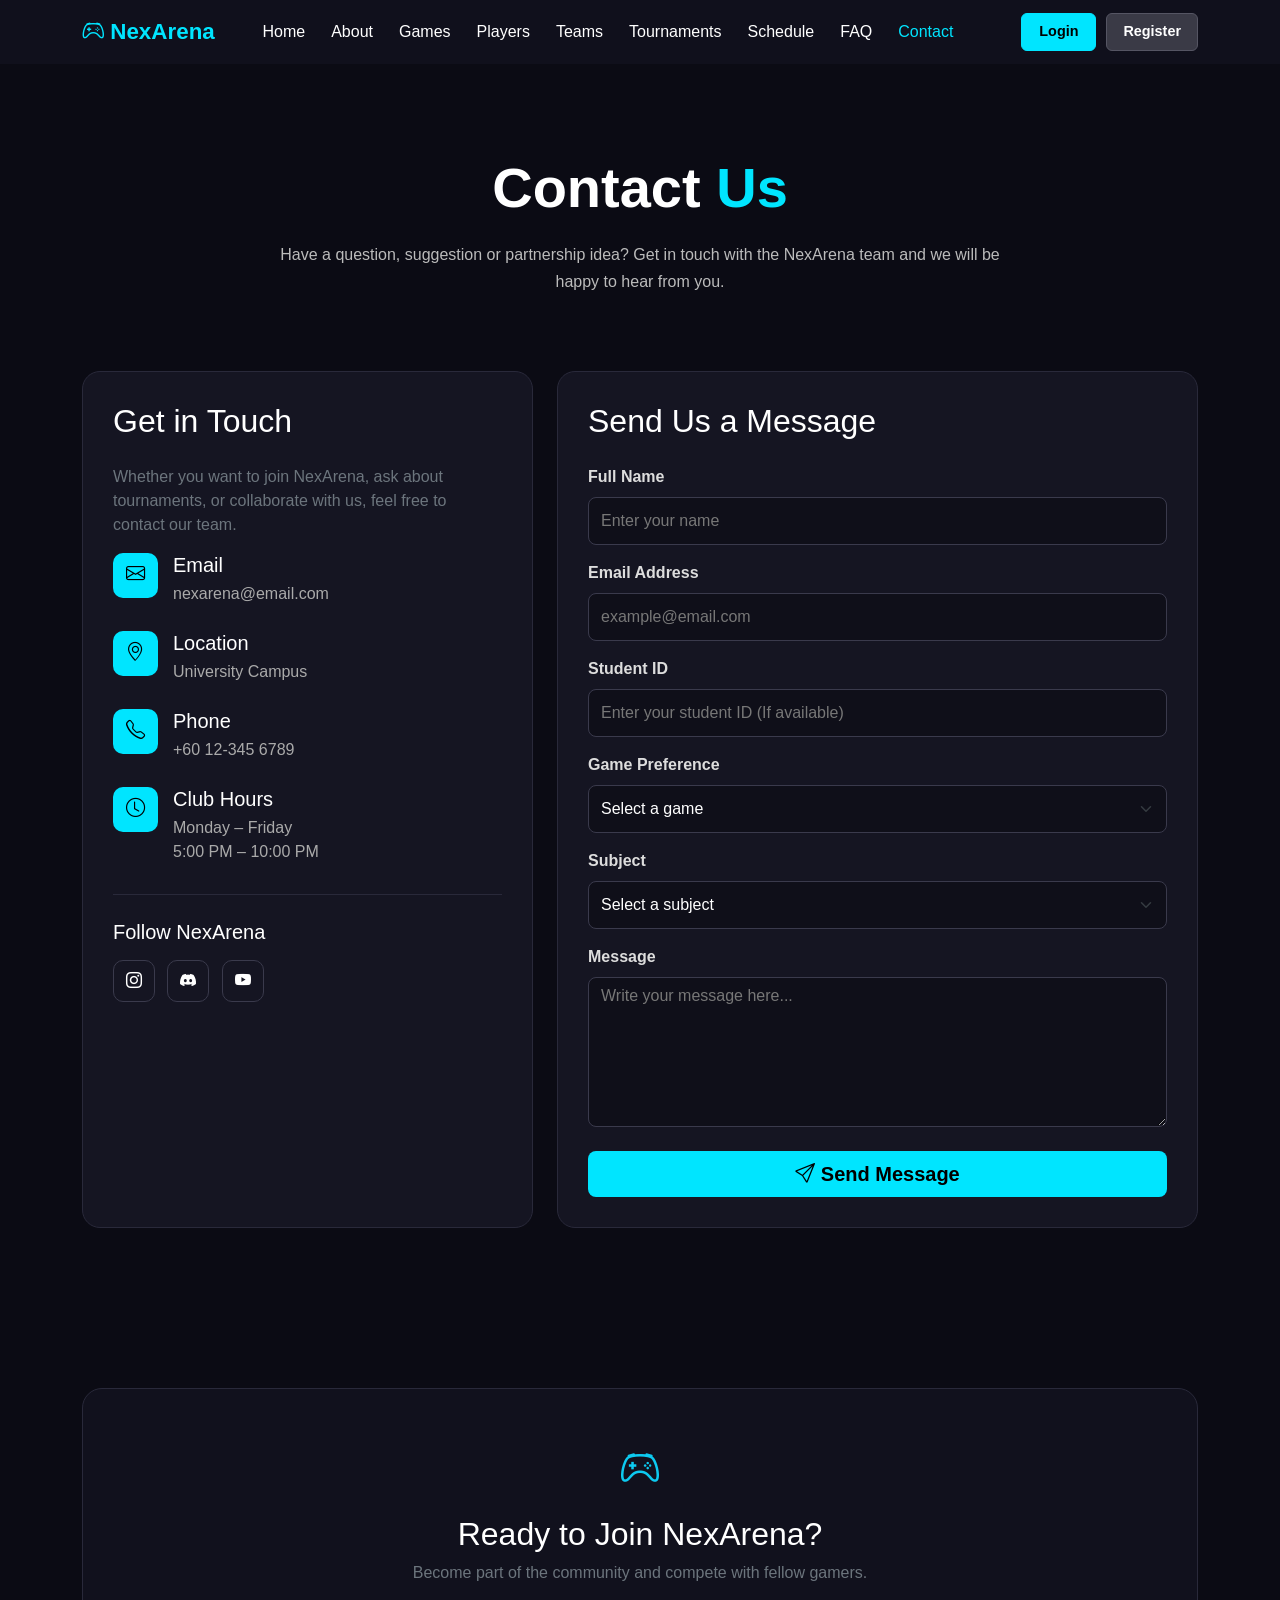
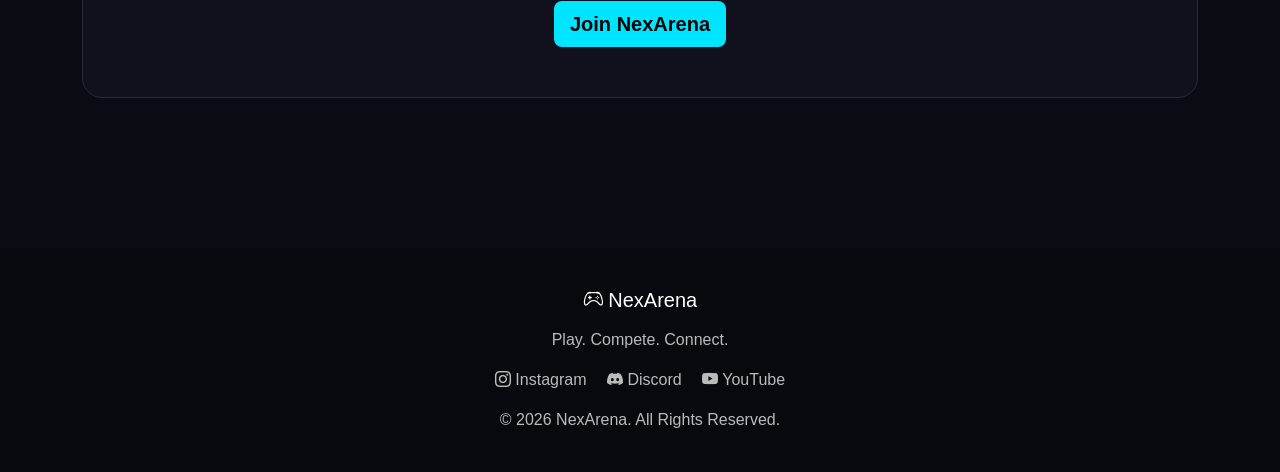
<file: contact.html>
<!DOCTYPE html>
<html lang="en">

<head>

    <meta charset="UTF-8">

    <meta name="viewport" content="width=device-width, initial-scale=1.0">

    <title>NexArena | Contact</title>


    <!-- =========================
         BOOTSTRAP CSS
    ========================== -->

    <link href="https://cdn.jsdelivr.net/npm/bootstrap@5.3.3/dist/css/bootstrap.min.css" rel="stylesheet">


    <!-- =========================
         BOOTSTRAP ICONS
    ========================== -->

    <link rel="stylesheet" href="https://cdn.jsdelivr.net/npm/bootstrap-icons@1.11.3/font/bootstrap-icons.min.css">


    <!-- =========================
         SHARED CSS
    ========================== -->

    <link rel="stylesheet" href="css/style.css">


    <style>
        /* =========================================
           CONTACT PAGE
        ========================================= */

        .contact-header {
            padding: 90px 0 60px;
            text-align: center;
        }

        .contact-header h1 {
            font-size: 3.5rem;
            font-weight: 800;
        }

        .contact-header h1 span {
            color: #00e5ff;
        }

        .contact-header p {
            max-width: 750px;
            margin: 20px auto 0;
            color: #bbbbbb;
            line-height: 1.7;
        }


        /* =========================================
           CONTACT INFORMATION
        ========================================= */

        .contact-info-card {
            background-color: #151522;
            border: 1px solid #29293a;
            border-radius: 18px;
            padding: 30px;
            height: 100%;
            transition: 0.3s;
        }

        .contact-info-card:hover {
            border-color: #00e5ff;
            transform: translateY(-5px);
        }

        .contact-info-item {
            display: flex;
            align-items: flex-start;
            gap: 15px;
            margin-bottom: 25px;
        }

        .contact-info-icon {
            width: 45px;
            height: 45px;
            min-width: 45px;

            display: flex;
            align-items: center;
            justify-content: center;

            background-color: #00e5ff;
            color: #000000;

            border-radius: 10px;

            font-size: 1.2rem;
        }

        .contact-info-item h5 {
            margin-bottom: 5px;
            color: #ffffff;
        }

        .contact-info-item p {
            margin: 0;
            color: #aaaaaa;
        }


        /* =========================================
           CONTACT FORM
        ========================================= */

        .contact-form-card {
            background-color: #151522;
            border: 1px solid #29293a;
            border-radius: 18px;
            padding: 30px;
        }

        .contact-form-card .form-label {
            color: #dddddd;
            font-weight: 600;
        }

        .contact-form-card .form-control,
        .contact-form-card .form-select {
            background-color: #0f0f19;
            color: #ffffff;
            border: 1px solid #3a3a4c;
            min-height: 48px;
            border-radius: 8px;
        }

        .contact-form-card textarea.form-control {
            min-height: 150px;
            resize: vertical;
        }

        .contact-form-card .form-control::placeholder {
            color: #777777;
        }

        .contact-form-card .form-control:focus,
        .contact-form-card .form-select:focus {
            background-color: #0f0f19;
            color: #ffffff;
            border-color: #00e5ff;
            box-shadow:
                0 0 0 0.2rem rgba(0, 229, 255, 0.15);
        }


        /* =========================================
           SOCIAL MEDIA
        ========================================= */

        .social-links {
            margin-top: 30px;
            padding-top: 25px;
            border-top: 1px solid #29293a;
        }

        .social-links a {
            display: inline-flex;
            align-items: center;
            justify-content: center;

            width: 42px;
            height: 42px;

            margin-right: 8px;

            border: 1px solid #3a3a4c;
            border-radius: 10px;

            color: #ffffff;
            text-decoration: none;

            transition: 0.3s;
        }

        .social-links a:hover {
            background-color: #00e5ff;
            border-color: #00e5ff;
            color: #000000;
        }


        /* =========================================
           FORM MESSAGE
        ========================================= */

        #formMessage {
            display: none;
        }


        /* =========================================
           MOBILE
        ========================================= */

        @media (max-width: 768px) {

            .contact-header {
                padding: 70px 0 40px;
            }

            .contact-header h1 {
                font-size: 2.5rem;
            }

        }
    </style>

</head>


<body>


    <!-- =====================================================
     NAVIGATION BAR
====================================================== -->

    <nav class="navbar navbar-expand-lg navbar-dark sticky-top">

        <div class="container">


            <!-- LOGO -->

            <a class="navbar-brand" href="index.html">

                <i class="bi bi-controller"></i>

                NexArena

            </a>


            <!-- MOBILE BUTTON -->

            <button class="navbar-toggler" type="button" data-bs-toggle="collapse" data-bs-target="#mainNavbar"
                aria-controls="mainNavbar" aria-expanded="false" aria-label="Toggle navigation">

                <span class="navbar-toggler-icon"></span>

            </button>


            <!-- NAVIGATION -->

            <div class="collapse navbar-collapse" id="mainNavbar">


                <ul class="navbar-nav ms-auto">


                    <!-- HOME -->

                    <li class="nav-item">

                        <a class="nav-link" href="index.html">
                            Home
                        </a>

                    </li>


                    <!-- ABOUT -->

                    <li class="nav-item">

                        <a class="nav-link" href="about.html">
                            About
                        </a>

                    </li>


                    <!-- GAMES -->

                    <li class="nav-item">

                        <a class="nav-link" href="games.html">
                            Games
                        </a>

                    </li>


                    <!-- PLAYERS -->

                    <li class="nav-item">

                        <a class="nav-link" href="players.html">
                            Players
                        </a>

                    </li>


                    <!-- TEAMS -->

                    <li class="nav-item">

                        <a class="nav-link" href="teams.html">
                            Teams
                        </a>

                    </li>


                    <!-- TOURNAMENTS -->

                    <li class="nav-item">

                        <a class="nav-link" href="tournaments.html">
                            Tournaments
                        </a>

                    </li>


                    <!-- SCHEDULE -->

                    <li class="nav-item">

                        <a class="nav-link" href="schedule.html">
                            Schedule
                        </a>

                    </li>


                    <!-- FAQ -->

                    <li class="nav-item">

                        <a class="nav-link" href="faq.html">
                            FAQ
                        </a>

                    </li>


                    <!-- CONTACT -->

                    <li class="nav-item">

                        <a class="nav-link active" href="contact.html">
                            Contact
                        </a>

                    </li>


                </ul>


                <!-- LOGIN / REGISTER -->

                <div class="nav-auth">


                    <a href="login.html" class="nav-login">
                        Login
                    </a>


                    <a href="registration.html" class="nav-register">
                        Register
                    </a>


                </div>


            </div>

        </div>

    </nav>



    <!-- =====================================================
     PAGE HEADER
====================================================== -->

    <section class="contact-header">

        <div class="container">


            <h1>

                Contact
                <span>
                    Us
                </span>

            </h1>


            <p>

                Have a question, suggestion or partnership idea?
                Get in touch with the NexArena team and we will
                be happy to hear from you.

            </p>


        </div>

    </section>



    <!-- =====================================================
     CONTACT CONTENT
====================================================== -->

    <section class="section-padding pt-3">

        <div class="container">


            <div class="row g-4">


                <!-- =================================================
                 CONTACT INFORMATION
            ================================================== -->

                <div class="col-lg-5">

                    <div class="contact-info-card">


                        <h2 class="mb-4">
                            Get in Touch
                        </h2>


                        <p class="text-secondary">

                            Whether you want to join NexArena,
                            ask about tournaments, or collaborate
                            with us, feel free to contact our team.

                        </p>



                        <!-- EMAIL -->

                        <div class="contact-info-item">

                            <div class="contact-info-icon">

                                <i class="bi bi-envelope"></i>

                            </div>


                            <div>

                                <h5>
                                    Email
                                </h5>

                                <p>
                                    nexarena@email.com
                                </p>

                            </div>

                        </div>



                        <!-- LOCATION -->

                        <div class="contact-info-item">

                            <div class="contact-info-icon">

                                <i class="bi bi-geo-alt"></i>

                            </div>


                            <div>

                                <h5>
                                    Location
                                </h5>

                                <p>
                                    University Campus
                                </p>

                            </div>

                        </div>



                        <!-- PHONE -->

                        <div class="contact-info-item">

                            <div class="contact-info-icon">

                                <i class="bi bi-telephone"></i>

                            </div>


                            <div>

                                <h5>
                                    Phone
                                </h5>

                                <p>
                                    +60 12-345 6789
                                </p>

                            </div>

                        </div>



                        <!-- CLUB HOURS -->

                        <div class="contact-info-item">

                            <div class="contact-info-icon">

                                <i class="bi bi-clock"></i>

                            </div>


                            <div>

                                <h5>
                                    Club Hours
                                </h5>

                                <p>

                                    Monday – Friday<br>

                                    5:00 PM – 10:00 PM

                                </p>

                            </div>

                        </div>



                        <!-- =================================================
                         SOCIAL MEDIA
                    ================================================== -->

                        <div class="social-links">


                            <h5 class="mb-3">
                                Follow NexArena
                            </h5>


                            <!-- INSTAGRAM -->

                            <a href="https://www.instagram.com/" target="_blank" rel="noopener noreferrer"
                                aria-label="Instagram" title="Instagram">

                                <i class="bi bi-instagram"></i>

                            </a>


                            <!-- DISCORD -->

                            <a href="https://discord.com/" target="_blank" rel="noopener noreferrer"
                                aria-label="Discord" title="Discord">

                                <i class="bi bi-discord"></i>

                            </a>


                            <!-- YOUTUBE -->

                            <a href="https://www.youtube.com/" target="_blank" rel="noopener noreferrer"
                                aria-label="YouTube" title="YouTube">

                                <i class="bi bi-youtube"></i>

                            </a>


                        </div>


                    </div>

                </div>



                <!-- =================================================
                 CONTACT FORM
            ================================================== -->

                <div class="col-lg-7">

                    <div class="contact-form-card">


                        <h2 class="mb-4">
                            Send Us a Message
                        </h2>


                        <form id="contactForm" novalidate>


                            <!-- NAME -->

                            <div class="mb-3">

                                <label for="name" class="form-label">
                                    Full Name
                                </label>


                                <input type="text" id="name" class="form-control" placeholder="Enter your name"
                                    required>


                                <div class="invalid-feedback">

                                    Please enter your name.

                                </div>

                            </div>



                            <!-- EMAIL -->

                            <div class="mb-3">

                                <label for="email" class="form-label">
                                    Email Address
                                </label>


                                <input type="email" id="email" class="form-control" placeholder="example@email.com"
                                    required>


                                <div class="invalid-feedback">

                                    Please enter a valid email address.

                                </div>

                            </div>



                            <!-- STUDENT ID -->

                            <div class="mb-3">

                                <label for="studentId" class="form-label">
                                    Student ID 
                                </label>

                                <input type="text" id="studentId" class="form-control"
                                    placeholder="Enter your student ID (If available)">

                                <div class="invalid-feedback">
                                    Please enter your student ID.
                                </div>

                            </div>



                            <!-- GAME -->

                            <div class="mb-3">

                                <label for="game" class="form-label">
                                    Game Preference
                                </label>


                                <select id="game" class="form-select" required>

                                    <option value="">
                                        Select a game
                                    </option>


                                    <option value="Valorant">
                                        Valorant
                                    </option>


                                    <option value="Counter-Strike 2">
                                        Counter-Strike 2
                                    </option>


                                    <option value="PUBG">
                                        PUBG
                                    </option>


                                    <option value="Honor of Kings">
                                        Honor of Kings
                                    </option>


                                    <option value="DOTA 2">
                                        DOTA 2
                                    </option>


                                    <option value="EA Sports FC">
                                        EA Sports FC
                                    </option>


                                    <option value="Rocket League">
                                        Rocket League
                                    </option>

                                </select>


                                <div class="invalid-feedback">

                                    Please select your preferred game.

                                </div>

                            </div>



                            <!-- SUBJECT -->

                            <div class="mb-3">

                                <label for="subject" class="form-label">
                                    Subject
                                </label>


                                <select id="subject" class="form-select" required>

                                    <option value="">
                                        Select a subject
                                    </option>


                                    <option value="Membership">
                                        Membership
                                    </option>


                                    <option value="Tournament">
                                        Tournament
                                    </option>


                                    <option value="Partnership">
                                        Partnership
                                    </option>


                                    <option value="General Question">
                                        General Question
                                    </option>


                                    <option value="Feedback">
                                        Feedback
                                    </option>

                                </select>


                                <div class="invalid-feedback">

                                    Please select a subject.

                                </div>

                            </div>



                            <!-- MESSAGE -->

                            <div class="mb-4">

                                <label for="message" class="form-label">
                                    Message
                                </label>


                                <textarea id="message" class="form-control" placeholder="Write your message here..."
                                    required></textarea>


                                <div class="invalid-feedback">

                                    Please enter your message.

                                </div>

                            </div>



                            <!-- SUCCESS MESSAGE -->

                            <div id="formMessage" class="alert alert-success" role="alert">

                                <i class="bi bi-check-circle"></i>

                                Your message has been submitted successfully!

                            </div>



                            <!-- SUBMIT -->

                            <button type="submit" class="btn btn-main btn-lg w-100">

                                <i class="bi bi-send"></i>

                                Send Message

                            </button>


                        </form>


                    </div>

                </div>


            </div>

        </div>

    </section>



    <!-- =====================================================
     JOIN CTA
====================================================== -->

    <section class="section-padding">

        <div class="container">


            <div class="cta text-center">


                <i class="bi bi-controller fs-1 text-info"></i>


                <h2 class="mt-3">

                    Ready to Join NexArena?

                </h2>


                <p class="text-secondary">

                    Become part of the community and compete
                    with fellow gamers.

                </p>


                <a href="registration.html" class="btn btn-main btn-lg">

                    Join NexArena

                </a>


            </div>

        </div>

    </section>



    <!-- =====================================================
     FOOTER
====================================================== -->

    <footer>

        <div class="container text-center">


            <h5 class="text-white">

                <i class="bi bi-controller"></i>

                NexArena

            </h5>


            <p class="mt-3">

                Play. Compete. Connect.

            </p>


            <!-- SOCIAL MEDIA LINKS -->

            <div class="mb-3">


                <!-- INSTAGRAM -->

                <a href="https://www.instagram.com/" target="_blank" rel="noopener noreferrer">

                    <i class="bi bi-instagram"></i>

                    Instagram

                </a>


                <!-- DISCORD -->

                <a href="https://discord.com/" target="_blank" rel="noopener noreferrer">

                    <i class="bi bi-discord"></i>

                    Discord

                </a>


                <!-- YOUTUBE -->

                <a href="https://www.youtube.com/" target="_blank" rel="noopener noreferrer">

                    <i class="bi bi-youtube"></i>

                    YouTube

                </a>


            </div>


            <p class="mb-0">

                &copy; 2026 NexArena.
                All Rights Reserved.

            </p>


        </div>

    </footer>



    <!-- =====================================================
     BOOTSTRAP JS
====================================================== -->

    <script src="https://cdn.jsdelivr.net/npm/bootstrap@5.3.3/dist/js/bootstrap.bundle.min.js"></script>



    <!-- =====================================================
     FORM VALIDATION
====================================================== -->

    <script>

        const contactForm =
            document.getElementById("contactForm");


        const formMessage =
            document.getElementById("formMessage");


        contactForm.addEventListener(
            "submit",
            function (event) {

                event.preventDefault();


                let isValid = true;


                const requiredFields =
                    contactForm.querySelectorAll("[required]");


                requiredFields.forEach(
                    function (field) {

                        if (
                            !field.value.trim()
                        ) {

                            field.classList.add(
                                "is-invalid"
                            );

                            isValid = false;

                        }

                        else {

                            field.classList.remove(
                                "is-invalid"
                            );

                            field.classList.add(
                                "is-valid"
                            );

                        }

                    }
                );


                /* =====================================
                   EMAIL VALIDATION
                ===================================== */

                const email =
                    document.getElementById("email");


                const emailPattern =
                    /^[^\s@]+@[^\s@]+\.[^\s@]+$/;


                if (
                    email.value.trim() !== "" &&
                    !emailPattern.test(email.value)
                ) {

                    email.classList.add(
                        "is-invalid"
                    );

                    email.classList.remove(
                        "is-valid"
                    );

                    isValid = false;

                }


                /* =====================================
                   SUCCESS
                ===================================== */

                if (isValid) {

                    formMessage.style.display =
                        "block";


                    contactForm.reset();


                    requiredFields.forEach(
                        function (field) {

                            field.classList.remove(
                                "is-valid"
                            );

                        }
                    );


                    window.scrollTo({

                        top:
                            formMessage.offsetTop - 100,

                        behavior:
                            "smooth"

                    });

                }

                else {

                    formMessage.style.display =
                        "none";

                }

            }
        );



        /* =========================================
           REMOVE VALIDATION WARNING
        ========================================= */

        const formFields =
            contactForm.querySelectorAll(
                "input, select, textarea"
            );


        formFields.forEach(
            function (field) {


                field.addEventListener(
                    "input",
                    function () {

                        if (
                            field.value.trim() !== ""
                        ) {

                            field.classList.remove(
                                "is-invalid"
                            );

                        }

                    }
                );


                field.addEventListener(
                    "change",
                    function () {

                        if (
                            field.value.trim() !== ""
                        ) {

                            field.classList.remove(
                                "is-invalid"
                            );

                        }

                    }
                );

            }
        );

    </script>


</body>

</html>
</file>
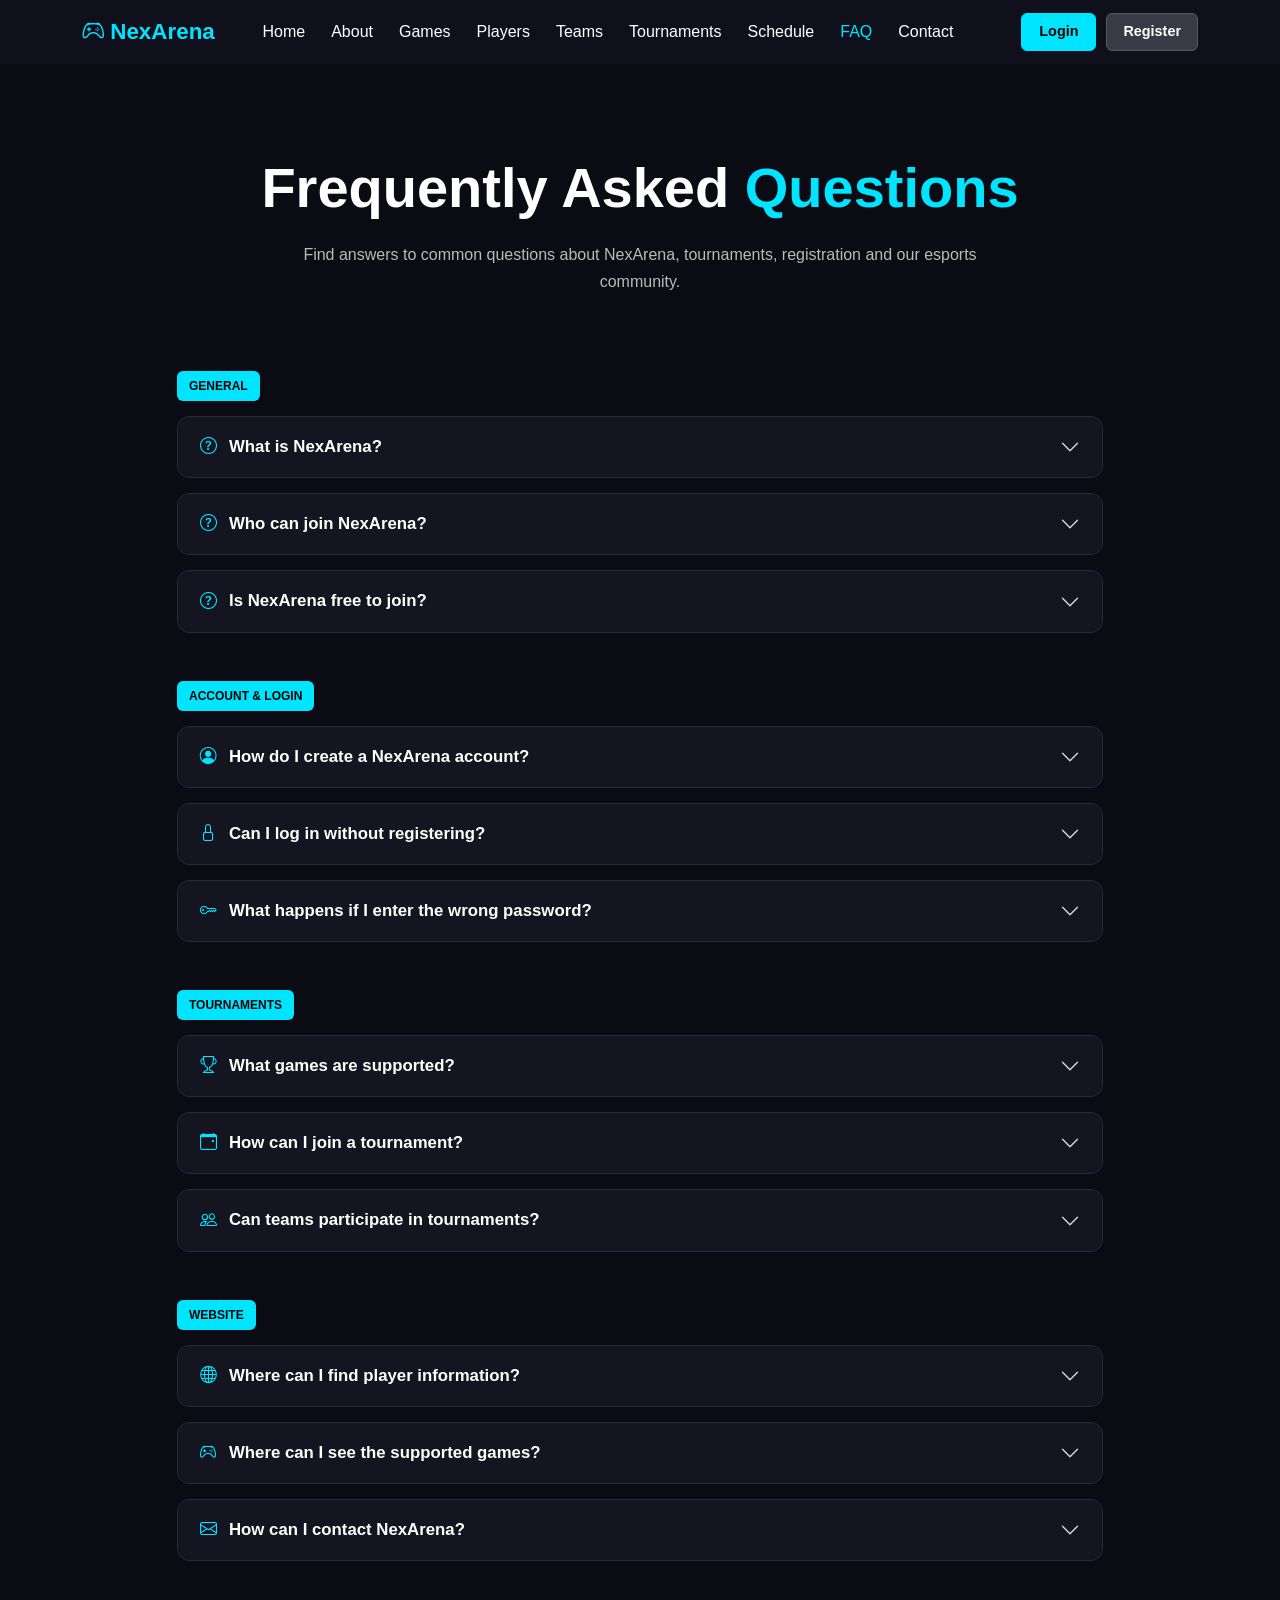
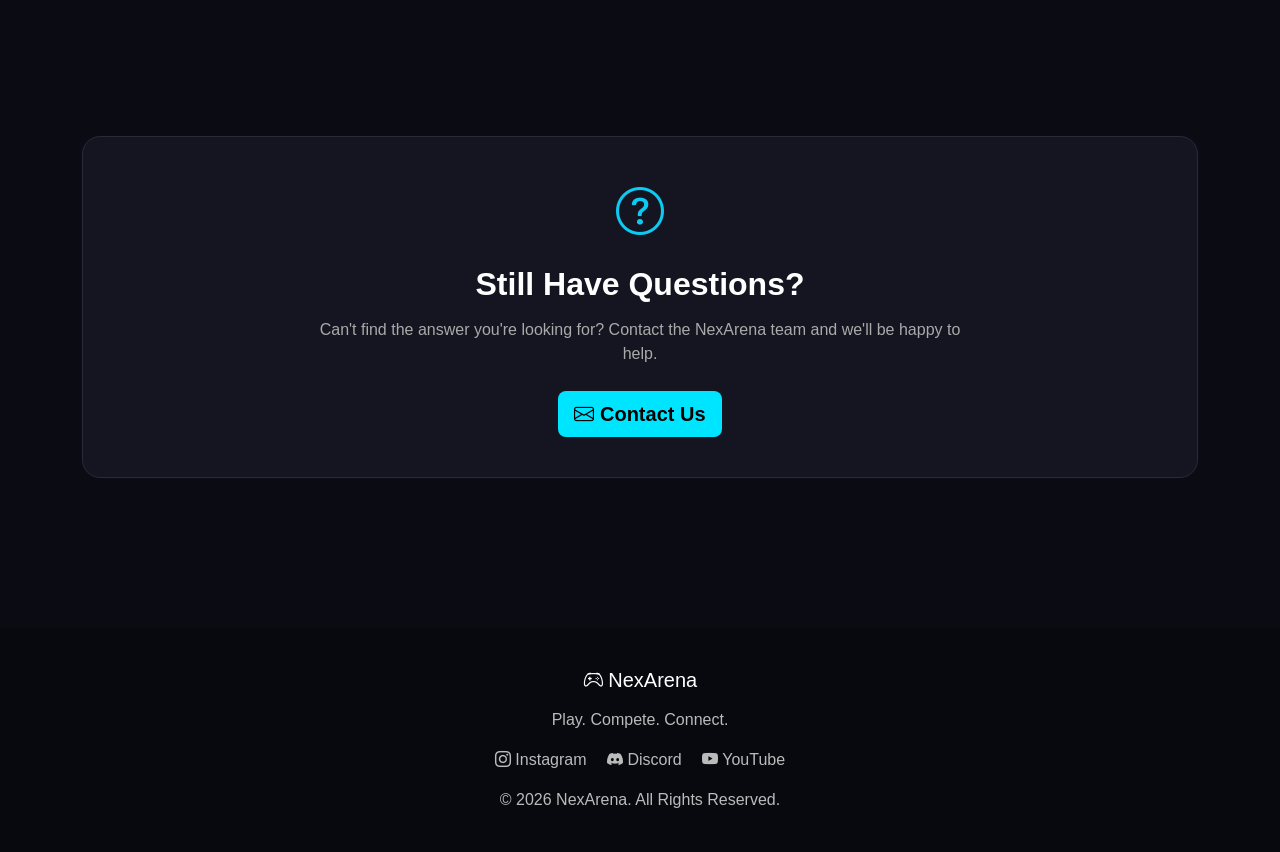
<file: faq.html>
<!DOCTYPE html>
<html lang="en">

<head>

    <meta charset="UTF-8">

    <meta name="viewport" content="width=device-width, initial-scale=1.0">

    <title>NexArena | FAQ</title>


    <!-- =========================
         BOOTSTRAP CSS
    ========================== -->

    <link
        href="https://cdn.jsdelivr.net/npm/bootstrap@5.3.3/dist/css/bootstrap.min.css"
        rel="stylesheet"
    >


    <!-- =========================
         BOOTSTRAP ICONS
    ========================== -->

    <link
        rel="stylesheet"
        href="https://cdn.jsdelivr.net/npm/bootstrap-icons@1.11.3/font/bootstrap-icons.min.css"
    >


    <!-- =========================
         SHARED CSS
    ========================== -->

    <link
        rel="stylesheet"
        href="css/style.css"
    >


    <style>

        /* =========================================
           FAQ PAGE
        ========================================= */

        .faq-header {
            padding: 90px 0 60px;
            text-align: center;
        }


        .faq-header h1 {
            font-size: 3.5rem;
            font-weight: 800;
        }


        .faq-header h1 span {
            color: #00e5ff;
        }


        .faq-header p {
            max-width: 750px;
            margin: 20px auto 0;
            color: #bbbbbb;
            line-height: 1.7;
        }


        /* =========================================
           LOGIN / REGISTER NAVIGATION
        ========================================= */

        .nav-auth {
            display: flex;
            align-items: center;
            gap: 10px;
            margin-left: 60px;
        }


        .nav-login,
        .nav-register {
            display: inline-flex;
            align-items: center;
            justify-content: center;

            min-width: 75px;
            height: 38px;

            padding: 0 16px;

            border-radius: 6px;

            text-decoration: none;

            font-size: 0.9rem;
            font-weight: 600;

            transition: 0.3s;
        }


        /* LOGIN */

        .nav-login {
            background-color: #00e5ff;
            color: #000000;
            border: 1px solid #00e5ff;
        }


        .nav-login:hover {
            background-color: #00b8cc;
            border-color: #00b8cc;
            color: #000000;
        }


        /* REGISTER */

        .nav-register {
            background-color: #3a3a46;
            color: #ffffff;
            border: 1px solid #555563;
        }


        .nav-register:hover {
            background-color: #50505d;
            border-color: #666675;
            color: #ffffff;
        }


        /* =========================================
           FAQ CONTAINER
        ========================================= */

        .faq-container {
            max-width: 950px;
            margin: 0 auto;
        }


        /* =========================================
           FAQ ITEM
        ========================================= */

        .accordion-item {
            background-color: #151522 !important;
            border: 1px solid #29293a !important;
            border-radius: 12px !important;
            margin-bottom: 15px;
            overflow: hidden;
        }


        /* =========================================
           FAQ BUTTON
        ========================================= */

        .accordion-button {
            background-color: #151522 !important;
            color: #ffffff !important;

            font-size: 1.05rem;
            font-weight: 600;

            padding: 20px 22px;

            box-shadow: none !important;
        }


        .accordion-button:hover {
            color: #00e5ff !important;
        }


        /* OPEN FAQ */

        .accordion-button:not(.collapsed) {
            color: #00e5ff !important;
            background-color: #181829 !important;
        }


        /* BOOTSTRAP ARROW */

        .accordion-button::after {
            filter: invert(1);
        }


        /* =========================================
           FAQ CONTENT
        ========================================= */

        .accordion-body {
            background-color: #10101b;
            color: #aaaaaa;

            padding: 20px 22px;

            line-height: 1.7;
        }


        /* =========================================
           FAQ ICON
        ========================================= */

        .faq-icon {
            color: #00e5ff;
            margin-right: 12px;
        }


        /* =========================================
           CATEGORY LABEL
        ========================================= */

        .faq-category {
            display: inline-block;

            background-color: #00e5ff;
            color: #000000;

            padding: 6px 12px;

            border-radius: 6px;

            font-size: 0.75rem;
            font-weight: bold;

            margin-bottom: 15px;
        }


        /* =========================================
           CONTACT CTA
        ========================================= */

        .faq-contact-box {
            background-color: #151522;

            border: 1px solid #29293a;

            border-radius: 18px;

            padding: 40px 30px;

            text-align: center;
        }


        .faq-contact-box h2 {
            font-weight: bold;
        }


        .faq-contact-box p {
            color: #aaaaaa;
            max-width: 650px;
            margin: 15px auto 25px;
        }


        /* =========================================
           MOBILE
        ========================================= */

        @media (max-width: 991px) {

            .nav-auth {
                margin-left: 0;
                margin-top: 15px;
                padding-bottom: 10px;
            }

            .nav-login,
            .nav-register {
                width: 100%;
            }

        }


        @media (max-width: 768px) {

            .faq-header {
                padding: 70px 0 40px;
            }

            .faq-header h1 {
                font-size: 2.5rem;
            }

            .accordion-button {
                font-size: 0.95rem;
            }

        }

    </style>

</head>


<body>


    <!-- =====================================================
         NAVIGATION BAR
    ====================================================== -->

    <nav class="navbar navbar-expand-lg navbar-dark sticky-top">

        <div class="container">


            <!-- LOGO -->

            <a
                class="navbar-brand"
                href="index.html"
            >

                <i class="bi bi-controller"></i>

                NexArena

            </a>


            <!-- MOBILE MENU -->

            <button
                class="navbar-toggler"
                type="button"
                data-bs-toggle="collapse"
                data-bs-target="#mainNavbar"
                aria-controls="mainNavbar"
                aria-expanded="false"
                aria-label="Toggle navigation"
            >

                <span class="navbar-toggler-icon"></span>

            </button>


            <!-- NAVIGATION -->

            <div
                class="collapse navbar-collapse"
                id="mainNavbar"
            >


                <ul class="navbar-nav ms-auto">


                    <!-- HOME -->

                    <li class="nav-item">

                        <a
                            class="nav-link"
                            href="index.html"
                        >

                            Home

                        </a>

                    </li>


                    <!-- ABOUT -->

                    <li class="nav-item">

                        <a
                            class="nav-link"
                            href="about.html"
                        >

                            About

                        </a>

                    </li>


                    <!-- GAMES -->

                    <li class="nav-item">

                        <a
                            class="nav-link"
                            href="games.html"
                        >

                            Games

                        </a>

                    </li>


                    <!-- PLAYERS -->

                    <li class="nav-item">

                        <a
                            class="nav-link"
                            href="players.html"
                        >

                            Players

                        </a>

                    </li>


                    <!-- TEAMS -->

                    <li class="nav-item">

                        <a
                            class="nav-link"
                            href="teams.html"
                        >

                            Teams

                        </a>

                    </li>


                    <!-- TOURNAMENTS -->

                    <li class="nav-item">

                        <a
                            class="nav-link"
                            href="tournaments.html"
                        >

                            Tournaments

                        </a>

                    </li>


                    <!-- SCHEDULE -->

                    <li class="nav-item">

                        <a
                            class="nav-link"
                            href="schedule.html"
                        >

                            Schedule

                        </a>

                    </li>


                    <!-- FAQ -->

                    <li class="nav-item">

                        <a
                            class="nav-link active"
                            href="faq.html"
                        >

                            FAQ

                        </a>

                    </li>


                    <!-- CONTACT -->

                    <li class="nav-item">

                        <a
                            class="nav-link"
                            href="contact.html"
                        >

                            Contact

                        </a>

                    </li>


                </ul>


                <!-- LOGIN / REGISTER -->

                <div class="nav-auth">

                    <a
                        href="login.html"
                        class="nav-login"
                    >

                        Login

                    </a>


                    <a
                        href="registration.html"
                        class="nav-register"
                    >

                        Register

                    </a>

                </div>


            </div>

        </div>

    </nav>



    <!-- =====================================================
         PAGE HEADER
    ====================================================== -->

    <section class="faq-header">

        <div class="container">


            <h1>

                Frequently Asked

                <span>

                    Questions

                </span>

            </h1>


            <p>

                Find answers to common questions about
                NexArena, tournaments, registration and
                our esports community.

            </p>


        </div>

    </section>



    <!-- =====================================================
         FAQ SECTION
    ====================================================== -->

    <section class="section-padding pt-3">

        <div class="container faq-container">


            <!-- =========================
                 GENERAL
            ========================== -->

            <span class="faq-category">

                GENERAL

            </span>


            <div
                class="accordion"
                id="generalFaq"
            >


                <!-- FAQ 1 -->

                <div class="accordion-item">

                    <h2 class="accordion-header">

                        <button
                            class="accordion-button collapsed"
                            type="button"
                            data-bs-toggle="collapse"
                            data-bs-target="#faqOne"
                            aria-expanded="false"
                            aria-controls="faqOne"
                        >

                            <i class="bi bi-question-circle faq-icon"></i>

                            What is NexArena?

                        </button>

                    </h2>


                    <div
                        id="faqOne"
                        class="accordion-collapse collapse"
                        data-bs-parent="#generalFaq"
                    >

                        <div class="accordion-body">

                            NexArena is an esports community that
                            connects gamers, players and teams.
                            We organise tournaments, training sessions,
                            gaming events and other competitive activities.

                        </div>

                    </div>

                </div>


                <!-- FAQ 2 -->

                <div class="accordion-item">

                    <h2 class="accordion-header">

                        <button
                            class="accordion-button collapsed"
                            type="button"
                            data-bs-toggle="collapse"
                            data-bs-target="#faqTwo"
                            aria-expanded="false"
                            aria-controls="faqTwo"
                        >

                            <i class="bi bi-question-circle faq-icon"></i>

                            Who can join NexArena?

                        </button>

                    </h2>


                    <div
                        id="faqTwo"
                        class="accordion-collapse collapse"
                        data-bs-parent="#generalFaq"
                    >

                        <div class="accordion-body">

                            Students, gamers and esports enthusiasts
                            who are interested in competitive gaming
                            can join the NexArena community.

                        </div>

                    </div>

                </div>


                <!-- FAQ 3 -->

                <div class="accordion-item">

                    <h2 class="accordion-header">

                        <button
                            class="accordion-button collapsed"
                            type="button"
                            data-bs-toggle="collapse"
                            data-bs-target="#faqThree"
                            aria-expanded="false"
                            aria-controls="faqThree"
                        >

                            <i class="bi bi-question-circle faq-icon"></i>

                            Is NexArena free to join?

                        </button>

                    </h2>


                    <div
                        id="faqThree"
                        class="accordion-collapse collapse"
                        data-bs-parent="#generalFaq"
                    >

                        <div class="accordion-body">

                            Yes. You can create a NexArena account
                            through the registration page and become
                            part of the community.

                        </div>

                    </div>

                </div>


            </div>



            <!-- =========================
                 ACCOUNT & LOGIN
            ========================== -->

            <div class="mt-5">

                <span class="faq-category">

                    ACCOUNT & LOGIN

                </span>


                <div
                    class="accordion"
                    id="accountFaq"
                >


                    <!-- FAQ 4 -->

                    <div class="accordion-item">

                        <h2 class="accordion-header">

                            <button
                                class="accordion-button collapsed"
                                type="button"
                                data-bs-toggle="collapse"
                                data-bs-target="#faqFour"
                                aria-expanded="false"
                                aria-controls="faqFour"
                            >

                                <i class="bi bi-person-circle faq-icon"></i>

                                How do I create a NexArena account?

                            </button>

                        </h2>


                        <div
                            id="faqFour"
                            class="accordion-collapse collapse"
                            data-bs-parent="#accountFaq"
                        >

                            <div class="accordion-body">

                                Click the Register button in the
                                navigation bar, complete the registration
                                form and submit it. After successful
                                registration, you can use your username
                                and password to log in.

                            </div>

                        </div>

                    </div>


                    <!-- FAQ 5 -->

                    <div class="accordion-item">

                        <h2 class="accordion-header">

                            <button
                                class="accordion-button collapsed"
                                type="button"
                                data-bs-toggle="collapse"
                                data-bs-target="#faqFive"
                                aria-expanded="false"
                                aria-controls="faqFive"
                            >

                                <i class="bi bi-lock faq-icon"></i>

                                Can I log in without registering?

                            </button>

                        </h2>


                        <div
                            id="faqFive"
                            class="accordion-collapse collapse"
                            data-bs-parent="#accountFaq"
                        >

                            <div class="accordion-body">

                                No. You must register an account first.
                                The login system checks whether the
                                username and password belong to a
                                registered NexArena account.

                            </div>

                        </div>

                    </div>


                    <!-- FAQ 6 -->

                    <div class="accordion-item">

                        <h2 class="accordion-header">

                            <button
                                class="accordion-button collapsed"
                                type="button"
                                data-bs-toggle="collapse"
                                data-bs-target="#faqSix"
                                aria-expanded="false"
                                aria-controls="faqSix"
                            >

                                <i class="bi bi-key faq-icon"></i>

                                What happens if I enter the wrong password?

                            </button>

                        </h2>


                        <div
                            id="faqSix"
                            class="accordion-collapse collapse"
                            data-bs-parent="#accountFaq"
                        >

                            <div class="accordion-body">

                                Login will be rejected and an error
                                message will tell you that the username
                                or password is incorrect.

                            </div>

                        </div>

                    </div>


                </div>

            </div>



            <!-- =========================
                 TOURNAMENTS
            ========================== -->

            <div class="mt-5">

                <span class="faq-category">

                    TOURNAMENTS

                </span>


                <div
                    class="accordion"
                    id="tournamentFaq"
                >


                    <!-- FAQ 7 -->

                    <div class="accordion-item">

                        <h2 class="accordion-header">

                            <button
                                class="accordion-button collapsed"
                                type="button"
                                data-bs-toggle="collapse"
                                data-bs-target="#faqSeven"
                                aria-expanded="false"
                                aria-controls="faqSeven"
                            >

                                <i class="bi bi-trophy faq-icon"></i>

                                What games are supported?

                            </button>

                        </h2>


                        <div
                            id="faqSeven"
                            class="accordion-collapse collapse"
                            data-bs-parent="#tournamentFaq"
                        >

                            <div class="accordion-body">

                                NexArena currently supports games such
                                as Valorant, Counter-Strike 2, PUBG,
                                Honor of Kings, DOTA 2, EA Sports FC
                                and Rocket League.

                            </div>

                        </div>

                    </div>


                    <!-- FAQ 8 -->

                    <div class="accordion-item">

                        <h2 class="accordion-header">

                            <button
                                class="accordion-button collapsed"
                                type="button"
                                data-bs-toggle="collapse"
                                data-bs-target="#faqEight"
                                aria-expanded="false"
                                aria-controls="faqEight"
                            >

                                <i class="bi bi-calendar-event faq-icon"></i>

                                How can I join a tournament?

                            </button>

                        </h2>


                        <div
                            id="faqEight"
                            class="accordion-collapse collapse"
                            data-bs-parent="#tournamentFaq"
                        >

                            <div class="accordion-body">

                                Visit the Tournaments page and select
                                an available tournament. Follow the
                                registration instructions shown for that
                                event.

                            </div>

                        </div>

                    </div>


                    <!-- FAQ 9 -->

                    <div class="accordion-item">

                        <h2 class="accordion-header">

                            <button
                                class="accordion-button collapsed"
                                type="button"
                                data-bs-toggle="collapse"
                                data-bs-target="#faqNine"
                                aria-expanded="false"
                                aria-controls="faqNine"
                            >

                                <i class="bi bi-people faq-icon"></i>

                                Can teams participate in tournaments?

                            </button>

                        </h2>


                        <div
                            id="faqNine"
                            class="accordion-collapse collapse"
                            data-bs-parent="#tournamentFaq"
                        >

                            <div class="accordion-body">

                                Yes. NexArena tournaments can support
                                both individual players and organised
                                esports teams depending on the event.

                            </div>

                        </div>

                    </div>


                </div>

            </div>



            <!-- =========================
                 WEBSITE
            ========================== -->

            <div class="mt-5">

                <span class="faq-category">

                    WEBSITE

                </span>


                <div
                    class="accordion"
                    id="websiteFaq"
                >


                    <!-- FAQ 10 -->

                    <div class="accordion-item">

                        <h2 class="accordion-header">

                            <button
                                class="accordion-button collapsed"
                                type="button"
                                data-bs-toggle="collapse"
                                data-bs-target="#faqTen"
                                aria-expanded="false"
                                aria-controls="faqTen"
                            >

                                <i class="bi bi-globe faq-icon"></i>

                                Where can I find player information?

                            </button>

                        </h2>


                        <div
                            id="faqTen"
                            class="accordion-collapse collapse"
                            data-bs-parent="#websiteFaq"
                        >

                            <div class="accordion-body">

                                Visit the Players page to view featured
                                players, their games, teams, countries,
                                achievements and demonstration statistics.

                            </div>

                        </div>

                    </div>


                    <!-- FAQ 11 -->

                    <div class="accordion-item">

                        <h2 class="accordion-header">

                            <button
                                class="accordion-button collapsed"
                                type="button"
                                data-bs-toggle="collapse"
                                data-bs-target="#faqEleven"
                                aria-expanded="false"
                                aria-controls="faqEleven"
                            >

                                <i class="bi bi-controller faq-icon"></i>

                                Where can I see the supported games?

                            </button>

                        </h2>


                        <div
                            id="faqEleven"
                            class="accordion-collapse collapse"
                            data-bs-parent="#websiteFaq"
                        >

                            <div class="accordion-body">

                                You can visit the Games page to browse
                                the games supported by NexArena and
                                filter them by category.

                            </div>

                        </div>

                    </div>


                    <!-- FAQ 12 -->

                    <div class="accordion-item">

                        <h2 class="accordion-header">

                            <button
                                class="accordion-button collapsed"
                                type="button"
                                data-bs-toggle="collapse"
                                data-bs-target="#faqTwelve"
                                aria-expanded="false"
                                aria-controls="faqTwelve"
                            >

                                <i class="bi bi-envelope faq-icon"></i>

                                How can I contact NexArena?

                            </button>

                        </h2>


                        <div
                            id="faqTwelve"
                            class="accordion-collapse collapse"
                            data-bs-parent="#websiteFaq"
                        >

                            <div class="accordion-body">

                                Visit the Contact page to send us a
                                message or find our contact information
                                and social media links.

                            </div>

                        </div>

                    </div>


                </div>

            </div>


        </div>

    </section>



    <!-- =====================================================
         CONTACT CTA
    ====================================================== -->

    <section class="section-padding">

        <div class="container">


            <div class="faq-contact-box">


                <i
                    class="bi bi-question-circle text-info"
                    style="font-size: 3rem;"
                ></i>


                <h2 class="mt-3">

                    Still Have Questions?

                </h2>


                <p>

                    Can't find the answer you're looking for?
                    Contact the NexArena team and we'll be happy
                    to help.

                </p>


                <a
                    href="contact.html"
                    class="btn btn-main btn-lg"
                >

                    <i class="bi bi-envelope"></i>

                    Contact Us

                </a>


            </div>

        </div>

    </section>



    <!-- =====================================================
         FOOTER
    ====================================================== -->

    <footer>

        <div class="container text-center">


            <h5 class="text-white">

                <i class="bi bi-controller"></i>

                NexArena

            </h5>


            <p class="mt-3">

                Play. Compete. Connect.

            </p>


            <div class="mb-3">


                <a
                    href="https://www.instagram.com/"
                    target="_blank"
                    rel="noopener noreferrer"
                >

                    <i class="bi bi-instagram"></i>

                    Instagram

                </a>


                <a
                    href="https://discord.com/"
                    target="_blank"
                    rel="noopener noreferrer"
                >

                    <i class="bi bi-discord"></i>

                    Discord

                </a>


                <a
                    href="https://www.youtube.com/"
                    target="_blank"
                    rel="noopener noreferrer"
                >

                    <i class="bi bi-youtube"></i>

                    YouTube

                </a>


            </div>


            <p class="mb-0">

                &copy; 2026 NexArena.
                All Rights Reserved.

            </p>


        </div>

    </footer>



    <!-- =====================================================
         BOOTSTRAP JAVASCRIPT
    ====================================================== -->

    <script
        src="https://cdn.jsdelivr.net/npm/bootstrap@5.3.3/dist/js/bootstrap.bundle.min.js"
    ></script>


</body>

</html>
</file>
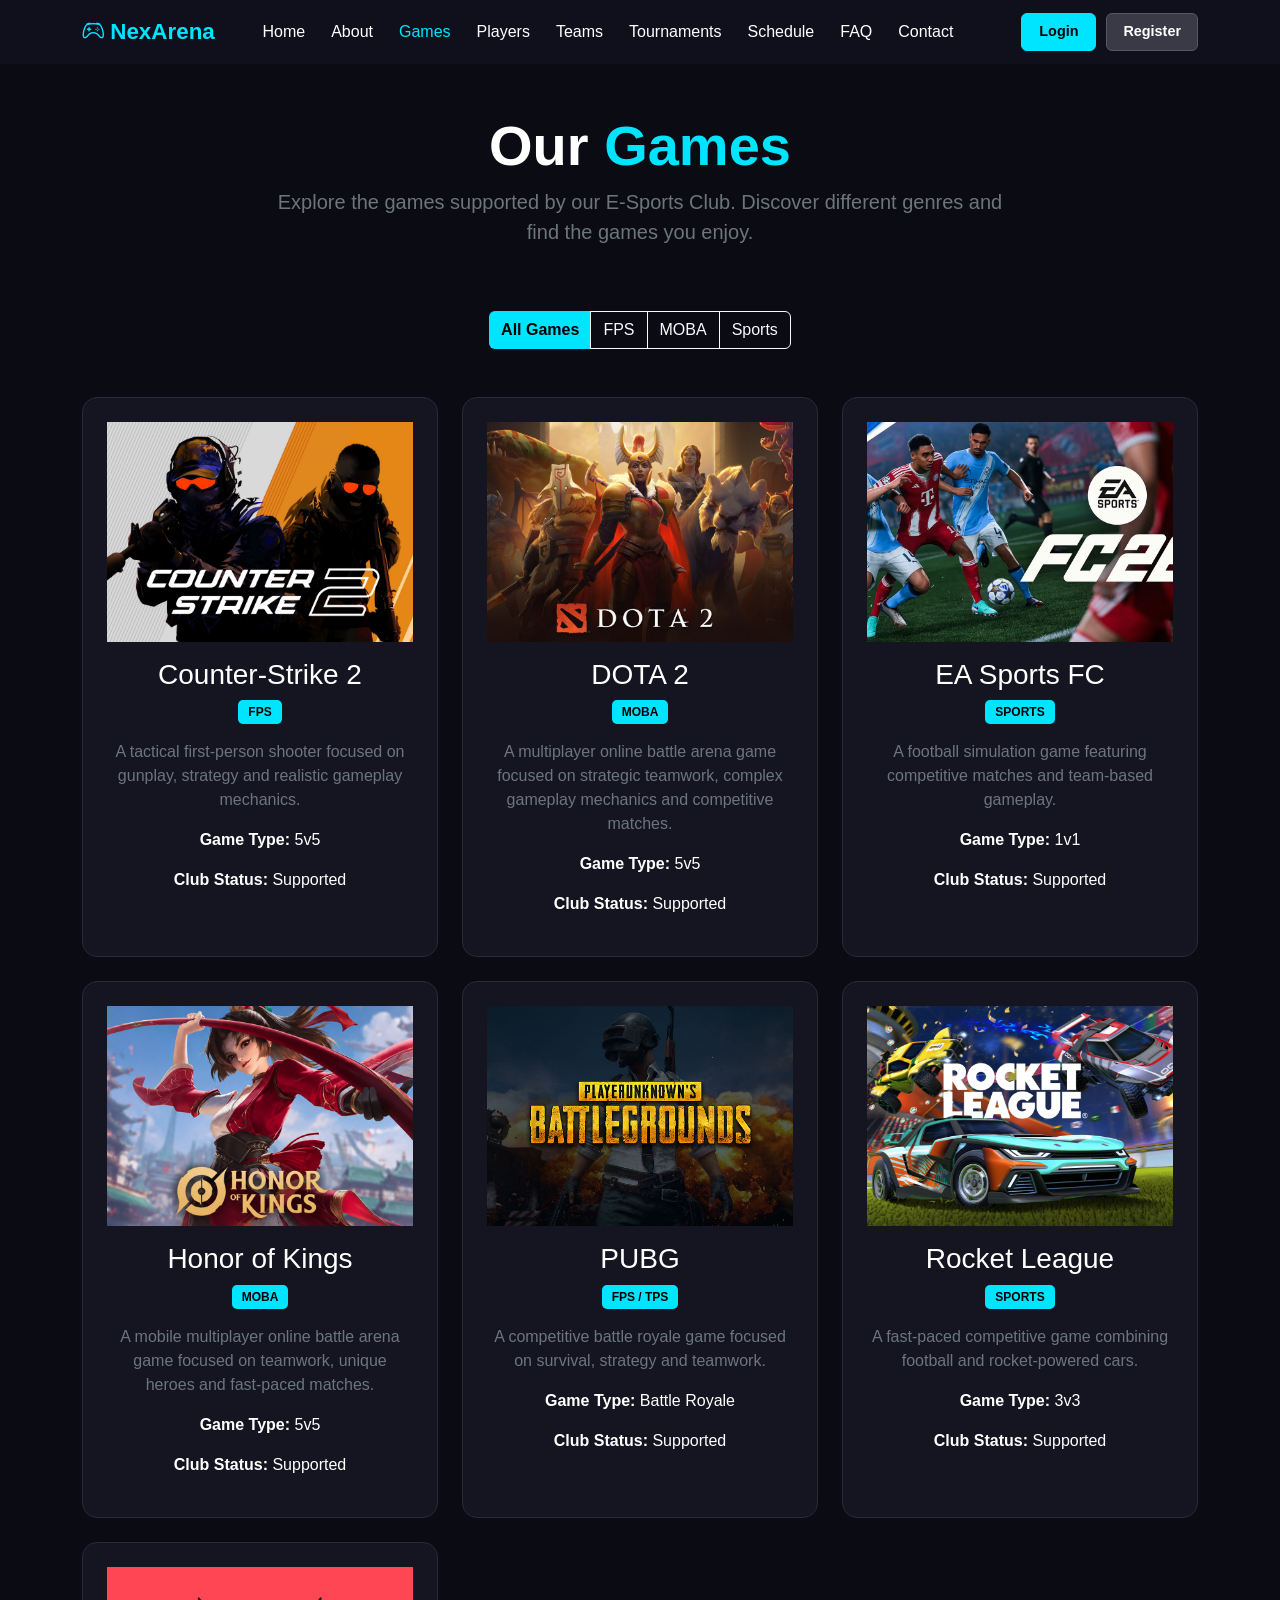
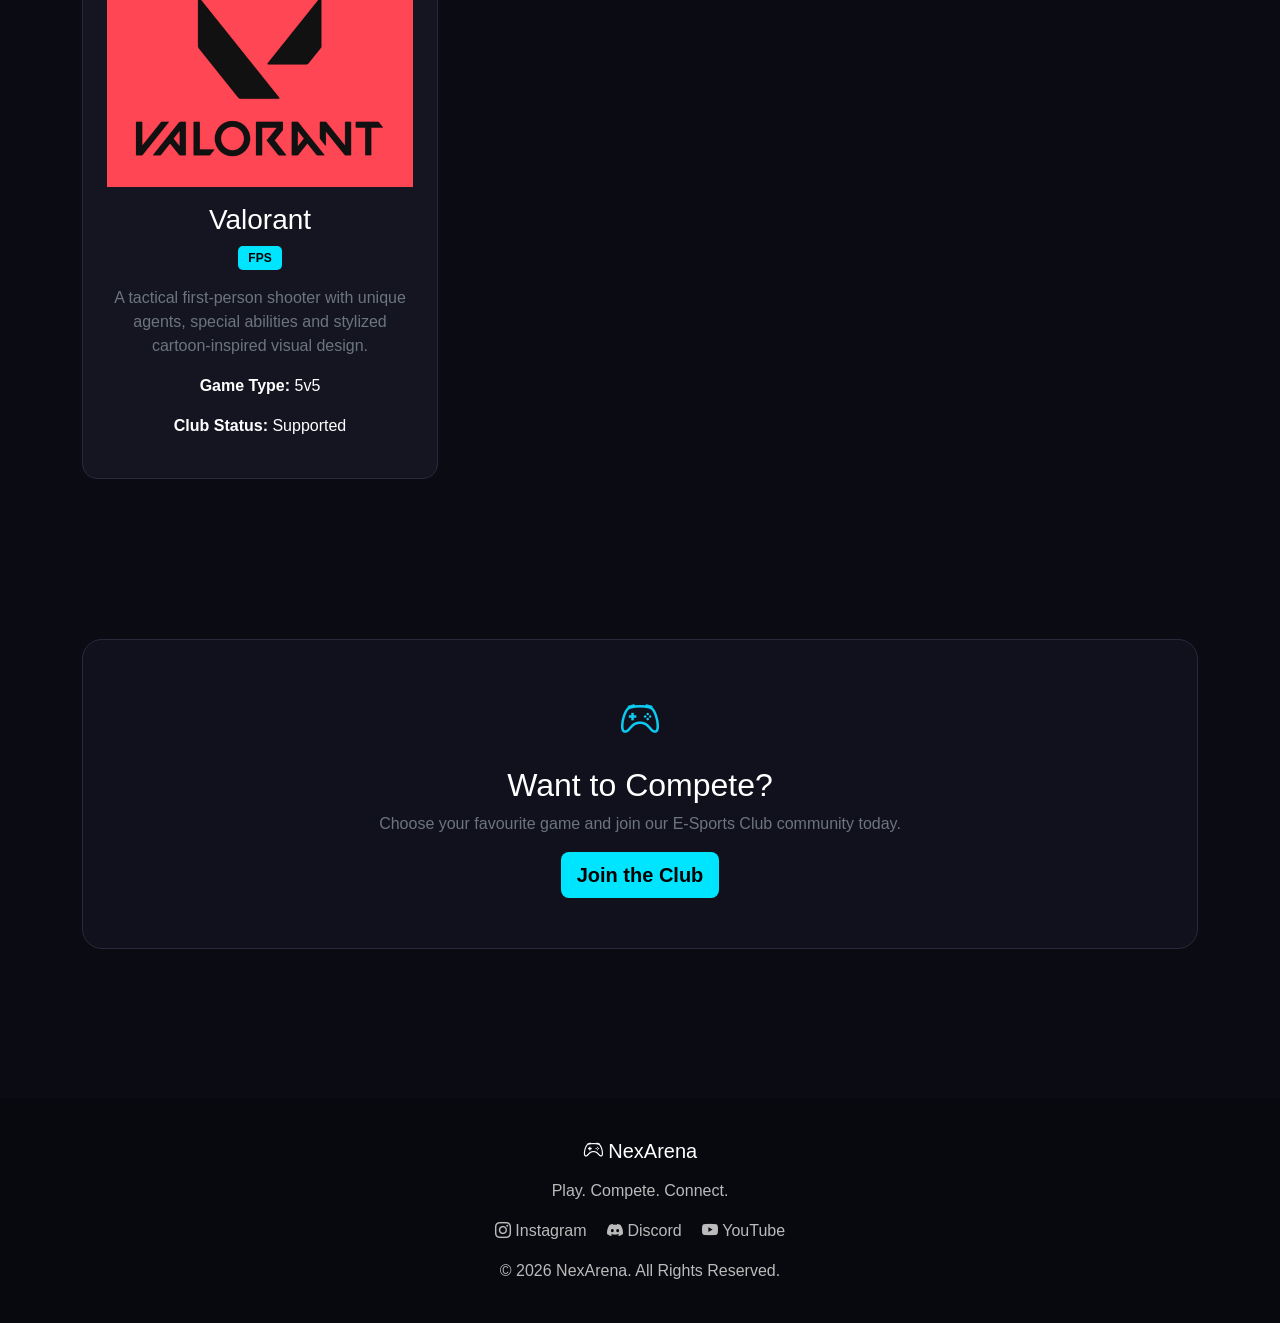
<file: games.html>
<!DOCTYPE html>
<html lang="en">

<head>

    <meta charset="UTF-8">

    <meta name="viewport" content="width=device-width, initial-scale=1.0">

    <title>NexArena | Games</title>


    <!-- =========================
         BOOTSTRAP CSS
    ========================== -->

    <link href="https://cdn.jsdelivr.net/npm/bootstrap@5.3.3/dist/css/bootstrap.min.css" rel="stylesheet">


    <!-- =========================
         BOOTSTRAP ICONS
    ========================== -->

    <link rel="stylesheet" href="https://cdn.jsdelivr.net/npm/bootstrap-icons@1.11.3/font/bootstrap-icons.min.css">


    <!-- =========================
         SHARED CSS
    ========================== -->

    <link rel="stylesheet" href="css/style.css">


    <style>
        /* =========================================
           LOGIN / REGISTER NAVIGATION
        ========================================= */

        .nav-auth {

            display: flex;

            align-items: center;

            gap: 10px;

            margin-left: 60px;

        }


        .nav-login,
        .nav-register {

            display: inline-flex;

            align-items: center;

            justify-content: center;

            min-width: 75px;

            height: 38px;

            padding: 0 16px;

            border-radius: 6px;

            text-decoration: none;

            font-size: 0.9rem;

            font-weight: 600;

            transition: 0.3s;

        }


        /* =========================================
           LOGIN BUTTON
        ========================================= */

        .nav-login {

            background-color: #00e5ff;

            color: #000000;

            border: 1px solid #00e5ff;

        }


        .nav-login:hover {

            background-color: #00b8cc;

            border-color: #00b8cc;

            color: #000000;

        }


        /* =========================================
           REGISTER BUTTON
        ========================================= */

        .nav-register {

            background-color: #3a3a46;

            color: #ffffff;

            border: 1px solid #555563;

        }


        .nav-register:hover {

            background-color: #50505d;

            border-color: #666675;

            color: #ffffff;

        }


        /* =========================================
           CLICKABLE GAME CARDS
        ========================================= */

        .game-card-link {

            display: block;

            height: 100%;

            color: inherit;

            text-decoration: none;

        }


        .game-card-link:hover {

            color: inherit;

            text-decoration: none;

        }


        .game-card-link .custom-card {

            height: 100%;

            cursor: pointer;

        }


        /* =========================================
           FOOTER LINKS
        ========================================= */

        footer a {

            color: #bbbbbb;

            text-decoration: none;

            margin: 0 8px;

            transition: 0.3s;

        }


        footer a:hover {

            color: #00e5ff;

        }


        /* =========================================
           MOBILE
        ========================================= */

        @media (max-width: 991px) {

            .nav-auth {

                margin-left: 0;

                margin-top: 15px;

                padding-bottom: 10px;

            }


            .nav-login,
            .nav-register {

                width: 100%;

            }

        }
    </style>

</head>


<body>


    <!-- =====================================================
     NAVIGATION BAR
====================================================== -->

    <nav class="navbar navbar-expand-lg navbar-dark sticky-top">

        <div class="container">


            <!-- BRAND -->

            <a class="navbar-brand" href="index.html">

                <i class="bi bi-controller"></i>

                NexArena

            </a>



            <!-- MOBILE BUTTON -->

            <button class="navbar-toggler" type="button" data-bs-toggle="collapse" data-bs-target="#mainNavbar"
                aria-controls="mainNavbar" aria-expanded="false" aria-label="Toggle navigation">

                <span class="navbar-toggler-icon"></span>

            </button>



            <!-- NAVIGATION -->

            <div class="collapse navbar-collapse" id="mainNavbar">


                <ul class="navbar-nav ms-auto">


                    <!-- HOME -->

                    <li class="nav-item">

                        <a class="nav-link" href="index.html">
                            Home
                        </a>

                    </li>


                    <!-- ABOUT -->

                    <li class="nav-item">

                        <a class="nav-link" href="about.html">
                            About
                        </a>

                    </li>


                    <!-- GAMES -->

                    <li class="nav-item">

                        <a class="nav-link active" href="games.html">
                            Games
                        </a>

                    </li>


                    <!-- PLAYERS -->

                    <li class="nav-item">

                        <a class="nav-link" href="players.html">
                            Players
                        </a>

                    </li>


                    <!-- TEAMS -->

                    <li class="nav-item">

                        <a class="nav-link" href="teams.html">
                            Teams
                        </a>

                    </li>


                    <!-- TOURNAMENTS -->

                    <li class="nav-item">

                        <a class="nav-link" href="tournaments.html">
                            Tournaments
                        </a>

                    </li>


                    <!-- SCHEDULE -->

                    <li class="nav-item">

                        <a class="nav-link" href="schedule.html">
                            Schedule
                        </a>

                    </li>


                    <!-- FAQ -->

                    <li class="nav-item">

                        <a class="nav-link" href="faq.html">
                            FAQ
                        </a>

                    </li>


                    <!-- CONTACT -->

                    <li class="nav-item">

                        <a class="nav-link" href="contact.html">
                            Contact
                        </a>

                    </li>


                </ul>



                <!-- LOGIN / REGISTER -->

                <div class="nav-auth">


                    <!-- LOGIN -->

                    <a href="login.html" class="nav-login">
                        Login
                    </a>


                    <!-- REGISTER -->

                    <a href="registration.html" class="nav-register">
                        Register
                    </a>


                </div>


            </div>

        </div>

    </nav>



    <!-- =====================================================
     PAGE INTRODUCTION
====================================================== -->

    <section class="py-5 text-center">

        <div class="container">


            <h1 class="display-4 fw-bold">

                Our

                <span style="color: #00e5ff;">

                    Games

                </span>

            </h1>


            <p class="lead text-secondary mx-auto" style="max-width: 750px;">

                Explore the games supported by our E-Sports Club.
                Discover different genres and find the games you enjoy.

            </p>


        </div>

    </section>



    <!-- =====================================================
     GAME FILTER
====================================================== -->

    <section class="pb-4">

        <div class="container">


            <div class="text-center">


                <div class="btn-group flex-wrap" role="group" aria-label="Game filters">


                    <!-- ALL GAMES -->

                    <button type="button" class="btn btn-main filter-btn" data-filter="all">

                        All Games

                    </button>


                    <!-- FPS -->

                    <button type="button" class="btn btn-outline-light filter-btn" data-filter="fps">

                        FPS

                    </button>


                    <!-- MOBA -->

                    <button type="button" class="btn btn-outline-light filter-btn" data-filter="moba">

                        MOBA

                    </button>


                    <!-- SPORTS -->

                    <button type="button" class="btn btn-outline-light filter-btn" data-filter="sports">

                        Sports

                    </button>


                </div>

            </div>

        </div>

    </section>



    <!-- =====================================================
     GAME CARDS
     
     Alphabetical order:
     Counter-Strike 2
     DOTA 2
     EA Sports FC
     Honor of Kings
     PUBG
     Rocket League
     Valorant
====================================================== -->

    <section class="section-padding pt-4">

        <div class="container">


            <div class="row g-4" id="gameContainer">


                <!-- =================================================
                 1. COUNTER-STRIKE 2
            ================================================== -->

                <div class="col-md-6 col-lg-4 game-item" data-category="fps">

                    <a href="gameDetails.html?game=counter-strike-2" class="game-card-link">

                        <div class="custom-card text-center">


                            <div class="p-4">


                                <img src="images/csLogo.jpg" alt="Counter-Strike 2 logo" class="game-logo">


                                <h3 class="mt-3 text-white">

                                    Counter-Strike 2

                                </h3>


                                <span class="badge badge-custom mb-3">

                                    FPS

                                </span>


                                <p class="text-secondary">

                                    A tactical first-person shooter focused
                                    on gunplay, strategy and realistic gameplay
                                    mechanics.

                                </p>


                                <p class="text-white">

                                    <strong>
                                        Game Type:
                                    </strong>

                                    5v5

                                </p>


                                <p class="text-white">

                                    <strong>
                                        Club Status:
                                    </strong>

                                    Supported

                                </p>


                            </div>

                        </div>

                    </a>

                </div>



                <!-- =================================================
                 2. DOTA 2
            ================================================== -->

                <div class="col-md-6 col-lg-4 game-item" data-category="moba">

                    <a href="gameDetails.html?game=dota-2" class="game-card-link">

                        <div class="custom-card text-center">


                            <div class="p-4">


                                <img src="images/dotaLogo.jpg" alt="DOTA 2 logo" class="game-logo">


                                <h3 class="mt-3 text-white">

                                    DOTA 2

                                </h3>


                                <span class="badge badge-custom mb-3">

                                    MOBA

                                </span>


                                <p class="text-secondary">

                                    A multiplayer online battle arena game
                                    focused on strategic teamwork, complex
                                    gameplay mechanics and competitive matches.

                                </p>


                                <p class="text-white">

                                    <strong>
                                        Game Type:
                                    </strong>

                                    5v5

                                </p>


                                <p class="text-white">

                                    <strong>
                                        Club Status:
                                    </strong>

                                    Supported

                                </p>


                            </div>

                        </div>

                    </a>

                </div>



                <!-- =================================================
                 3. EA SPORTS FC
            ================================================== -->

                <div class="col-md-6 col-lg-4 game-item" data-category="sports">

                    <a href="gameDetails.html?game=ea-sports-fc" class="game-card-link">

                        <div class="custom-card text-center">


                            <div class="p-4">


                                <img src="images/eaLogo.webp" alt="EA Sports FC logo" class="game-logo">


                                <h3 class="mt-3 text-white">

                                    EA Sports FC

                                </h3>


                                <span class="badge badge-custom mb-3">

                                    SPORTS

                                </span>


                                <p class="text-secondary">

                                    A football simulation game featuring
                                    competitive matches and team-based gameplay.

                                </p>


                                <p class="text-white">

                                    <strong>
                                        Game Type:
                                    </strong>

                                    1v1

                                </p>


                                <p class="text-white">

                                    <strong>
                                        Club Status:
                                    </strong>

                                    Supported

                                </p>


                            </div>

                        </div>

                    </a>

                </div>



                <!-- =================================================
                 4. HONOR OF KINGS
            ================================================== -->

                <div class="col-md-6 col-lg-4 game-item" data-category="moba">

                    <a href="gameDetails.html?game=honor-of-kings" class="game-card-link">

                        <div class="custom-card text-center">


                            <div class="p-4">


                                <img src="images/hokLogo.png" alt="Honor of Kings logo" class="game-logo">


                                <h3 class="mt-3 text-white">

                                    Honor of Kings

                                </h3>


                                <span class="badge badge-custom mb-3">

                                    MOBA

                                </span>


                                <p class="text-secondary">

                                    A mobile multiplayer online battle arena
                                    game focused on teamwork, unique heroes
                                    and fast-paced matches.

                                </p>


                                <p class="text-white">

                                    <strong>
                                        Game Type:
                                    </strong>

                                    5v5

                                </p>


                                <p class="text-white">

                                    <strong>
                                        Club Status:
                                    </strong>

                                    Supported

                                </p>


                            </div>

                        </div>

                    </a>

                </div>



                <!-- =================================================
                 5. PUBG
            ================================================== -->

                <div class="col-md-6 col-lg-4 game-item" data-category="fps">

                    <a href="gameDetails.html?game=pubg" class="game-card-link">

                        <div class="custom-card text-center">


                            <div class="p-4">


                                <img src="images/pubgLogo.jpg" alt="PUBG logo" class="game-logo">


                                <h3 class="mt-3 text-white">

                                    PUBG

                                </h3>


                                <span class="badge badge-custom mb-3">

                                    FPS / TPS

                                </span>


                                <p class="text-secondary">

                                    A competitive battle royale game focused
                                    on survival, strategy and teamwork.

                                </p>


                                <p class="text-white">

                                    <strong>
                                        Game Type:
                                    </strong>

                                    Battle Royale

                                </p>


                                <p class="text-white">

                                    <strong>
                                        Club Status:
                                    </strong>

                                    Supported

                                </p>


                            </div>

                        </div>

                    </a>

                </div>



                <!-- =================================================
                 6. ROCKET LEAGUE
            ================================================== -->

                <div class="col-md-6 col-lg-4 game-item" data-category="sports">

                    <a href="gameDetails.html?game=rocket-league" class="game-card-link">

                        <div class="custom-card text-center">


                            <div class="p-4">


                                <img src="images/rocketLogo.jfif" alt="Rocket League logo" class="game-logo">


                                <h3 class="mt-3 text-white">

                                    Rocket League

                                </h3>


                                <span class="badge badge-custom mb-3">

                                    SPORTS

                                </span>


                                <p class="text-secondary">

                                    A fast-paced competitive game combining
                                    football and rocket-powered cars.

                                </p>


                                <p class="text-white">

                                    <strong>
                                        Game Type:
                                    </strong>

                                    3v3

                                </p>


                                <p class="text-white">

                                    <strong>
                                        Club Status:
                                    </strong>

                                    Supported

                                </p>


                            </div>

                        </div>

                    </a>

                </div>



                <!-- =================================================
                 7. VALORANT
            ================================================== -->

                <div class="col-md-6 col-lg-4 game-item" data-category="fps">

                    <a href="gameDetails.html?game=valorant" class="game-card-link">

                        <div class="custom-card text-center">


                            <div class="p-4">


                                <img src="images/valorantLogo.png" alt="Valorant logo" class="game-logo">


                                <h3 class="mt-3 text-white">

                                    Valorant

                                </h3>


                                <span class="badge badge-custom mb-3">

                                    FPS

                                </span>


                                <p class="text-secondary">

                                    A tactical first-person shooter
                                    with unique agents, special abilities
                                    and stylized cartoon-inspired visual design.

                                </p>


                                <p class="text-white">

                                    <strong>
                                        Game Type:
                                    </strong>

                                    5v5

                                </p>


                                <p class="text-white">

                                    <strong>
                                        Club Status:
                                    </strong>

                                    Supported

                                </p>


                            </div>

                        </div>

                    </a>

                </div>


            </div>

        </div>

    </section>



    <!-- =====================================================
     JOIN CLUB CTA
====================================================== -->

    <section class="section-padding">

        <div class="container">


            <div class="cta text-center">


                <i class="bi bi-controller fs-1 text-info"></i>


                <h2 class="mt-3">

                    Want to Compete?

                </h2>


                <p class="text-secondary">

                    Choose your favourite game and join our
                    E-Sports Club community today.

                </p>


                <a href="registration.html" class="btn btn-main btn-lg">

                    Join the Club

                </a>


            </div>

        </div>

    </section>



    <!-- =====================================================
     FOOTER
====================================================== -->

    <footer>

        <div class="container text-center">


            <h5 class="text-white">

                <i class="bi bi-controller"></i>

                NexArena

            </h5>


            <p class="mt-3">

                Play. Compete. Connect.

            </p>


            <!-- SOCIAL MEDIA -->

            <div class="mb-3">


                <!-- INSTAGRAM -->

                <a href="https://www.instagram.com/" target="_blank" rel="noopener noreferrer">

                    <i class="bi bi-instagram"></i>

                    Instagram

                </a>


                <!-- DISCORD -->

                <a href="https://discord.com/" target="_blank" rel="noopener noreferrer">

                    <i class="bi bi-discord"></i>

                    Discord

                </a>


                <!-- YOUTUBE -->

                <a href="https://www.youtube.com/" target="_blank" rel="noopener noreferrer">

                    <i class="bi bi-youtube"></i>

                    YouTube

                </a>


            </div>


            <p class="mb-0">

                &copy; 2026 NexArena.
                All Rights Reserved.

            </p>


        </div>

    </footer>



    <!-- =====================================================
     BOOTSTRAP JAVASCRIPT
====================================================== -->

    <script src="https://cdn.jsdelivr.net/npm/bootstrap@5.3.3/dist/js/bootstrap.bundle.min.js"></script>



    <!-- =====================================================
     GAME FILTER JAVASCRIPT
====================================================== -->

    <script>

        const filterButtons =
            document.querySelectorAll(".filter-btn");


        const gameItems =
            document.querySelectorAll(".game-item");


        filterButtons.forEach(
            function (button) {

                button.addEventListener(
                    "click",
                    function () {


                        const selectedFilter =
                            this.getAttribute(
                                "data-filter"
                            );


                        /* =====================================
                           UPDATE BUTTON APPEARANCE
                        ===================================== */

                        filterButtons.forEach(
                            function (btn) {

                                btn.classList.remove(
                                    "btn-main"
                                );

                                btn.classList.add(
                                    "btn-outline-light"
                                );

                            }
                        );


                        this.classList.remove(
                            "btn-outline-light"
                        );


                        this.classList.add(
                            "btn-main"
                        );


                        /* =====================================
                           FILTER GAMES
                        ===================================== */

                        gameItems.forEach(
                            function (game) {


                                const category =
                                    game.getAttribute(
                                        "data-category"
                                    );


                                if (
                                    selectedFilter === "all"
                                    ||
                                    category === selectedFilter
                                ) {

                                    game.style.display =
                                        "";

                                }

                                else {

                                    game.style.display =
                                        "none";

                                }

                            }
                        );

                    }
                );

            }
        );

    </script>


</body>

</html>
</file>
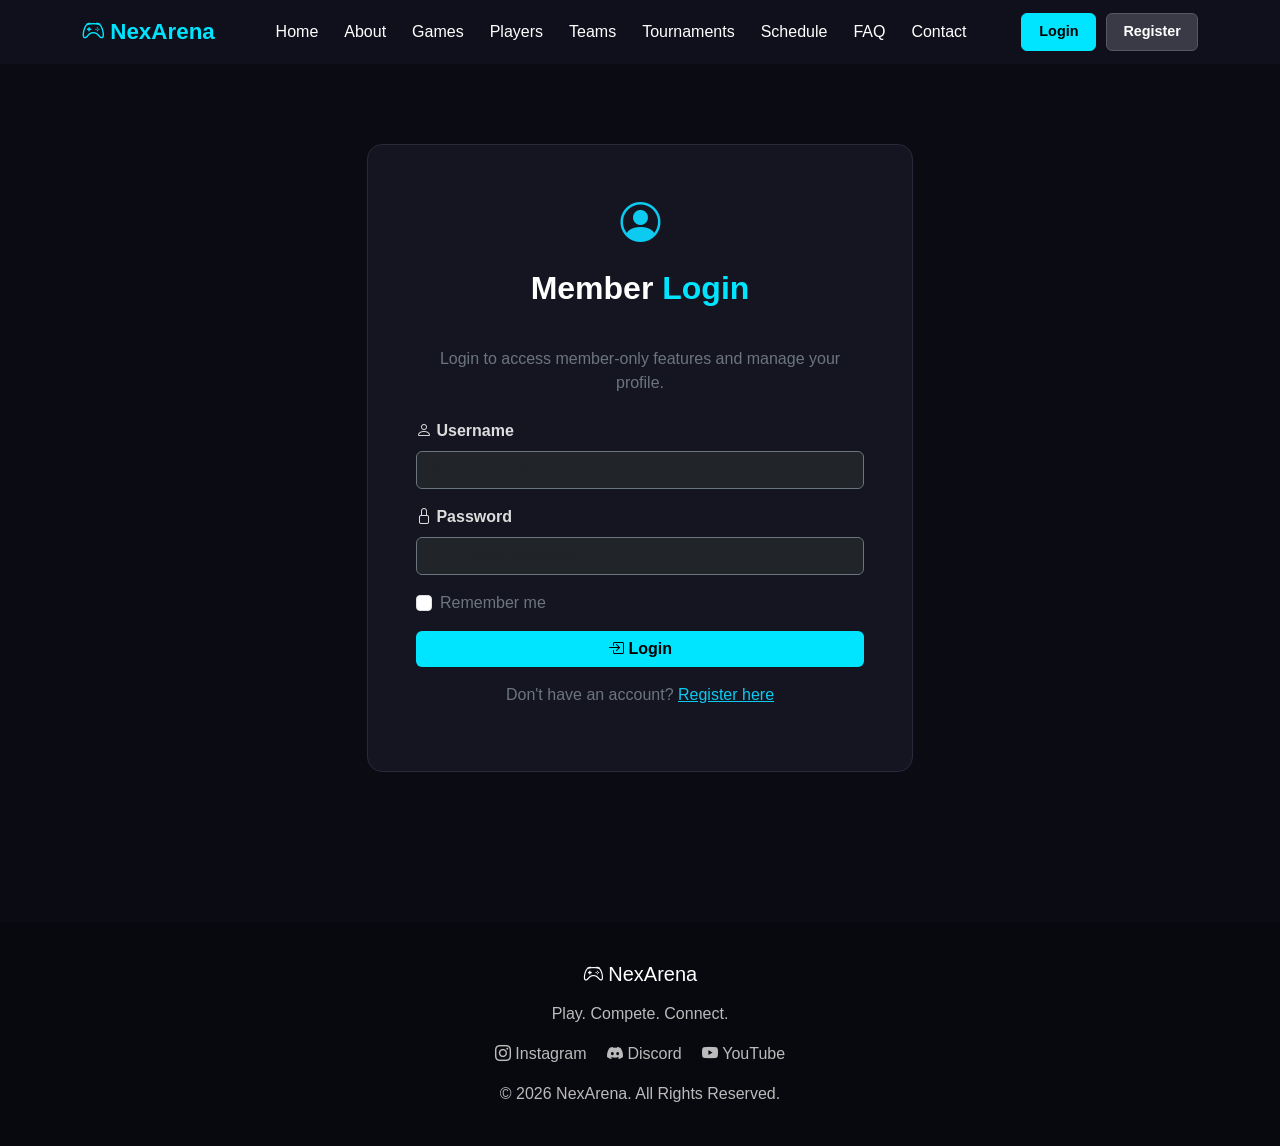
<file: login.html>
<!DOCTYPE html>
<html lang="en">

<head>

    <meta charset="UTF-8">

    <meta name="viewport" content="width=device-width, initial-scale=1.0">

    <title>NexArena - Login</title>


    <!-- =========================
         BOOTSTRAP CSS
    ========================== -->

    <link href="https://cdn.jsdelivr.net/npm/bootstrap@5.3.3/dist/css/bootstrap.min.css" rel="stylesheet">


    <!-- =========================
         BOOTSTRAP ICONS
    ========================== -->

    <link rel="stylesheet" href="https://cdn.jsdelivr.net/npm/bootstrap-icons@1.11.3/font/bootstrap-icons.min.css">


    <!-- =========================
         SHARED CSS
    ========================== -->

    <link rel="stylesheet" href="css/style.css">


    <style>
        /* =========================================
           LOGIN / REGISTER BUTTONS
        ========================================= */

        .nav-auth {
            display: flex;
            align-items: center;
            gap: 10px;
            margin-left: auto;
            padding-left: 20px;
        }

        .nav-login,
        .nav-register {
            display: inline-flex;
            align-items: center;
            justify-content: center;

            min-width: 75px;
            height: 38px;

            padding: 0 16px;

            border-radius: 6px;

            text-decoration: none;

            font-size: 0.9rem;
            font-weight: 600;

            transition: 0.3s;
        }


        /* Login */

        .nav-login {
            background-color: #00e5ff;
            color: #000000;
            border: 1px solid #00e5ff;
        }

        .nav-login:hover {
            background-color: #00b8cc;
            border-color: #00b8cc;
            color: #000000;
        }


        /* Register */

        .nav-register {
            background-color: #3a3a46;
            color: #ffffff;
            border: 1px solid #555563;
        }

        .nav-register:hover {
            background-color: #50505d;
            border-color: #666675;
            color: #ffffff;
        }


        /* =========================================
           REMOVE BOOTSTRAP RED EXCLAMATION ICON
        ========================================= */

        .form-control.is-invalid {
            background-image: none !important;
        }

        .form-control.is-invalid {
            border-color: #3a3a4c !important;
        }

        .form-control.is-invalid:focus {
            border-color: #00e5ff !important;

            box-shadow:
                0 0 0 0.2rem rgba(0, 229, 255, 0.15) !important;
        }


        /* =========================================
           LOGIN MOBILE
        ========================================= */

        @media (max-width: 991px) {

            .nav-auth {
                margin-left: 0;
                margin-top: 15px;
                padding-left: 0;
                padding-bottom: 10px;
            }

            .nav-login,
            .nav-register {
                width: 100%;
            }

        }
    </style>

</head>


<body>


    <!-- =====================================================
     NAVIGATION BAR
====================================================== -->

    <nav class="navbar navbar-expand-lg navbar-dark sticky-top">

        <div class="container">


            <!-- LOGO -->

            <a class="navbar-brand" href="index.html">

                <i class="bi bi-controller"></i>

                NexArena

            </a>


            <!-- MOBILE MENU BUTTON -->

            <button class="navbar-toggler" type="button" data-bs-toggle="collapse" data-bs-target="#mainNavbar"
                aria-controls="mainNavbar" aria-expanded="false" aria-label="Toggle navigation">

                <span class="navbar-toggler-icon"></span>

            </button>


            <!-- NAVIGATION -->

            <div class="collapse navbar-collapse" id="mainNavbar">


                <ul class="navbar-nav ms-auto">


                    <!-- HOME -->

                    <li class="nav-item">

                        <a class="nav-link" href="index.html">
                            Home
                        </a>

                    </li>


                    <!-- ABOUT -->

                    <li class="nav-item">

                        <a class="nav-link" href="about.html">
                            About
                        </a>

                    </li>


                    <!-- GAMES -->

                    <li class="nav-item">

                        <a class="nav-link" href="games.html">
                            Games
                        </a>

                    </li>


                    <!-- PLAYERS -->

                    <li class="nav-item">

                        <a class="nav-link" href="players.html">
                            Players
                        </a>

                    </li>


                    <!-- TEAMS -->

                    <li class="nav-item">

                        <a class="nav-link" href="teams.html">
                            Teams
                        </a>

                    </li>


                    <!-- TOURNAMENTS -->

                    <li class="nav-item">

                        <a class="nav-link" href="tournaments.html">
                            Tournaments
                        </a>

                    </li>


                    <!-- SCHEDULE -->

                    <li class="nav-item">

                        <a class="nav-link" href="schedule.html">
                            Schedule
                        </a>

                    </li>


                    <!-- FAQ -->

                    <li class="nav-item">

                        <a class="nav-link" href="faq.html">
                            FAQ
                        </a>

                    </li>


                    <!-- CONTACT -->

                    <li class="nav-item">

                        <a class="nav-link" href="contact.html">
                            Contact
                        </a>

                    </li>


                </ul>


                <!-- =================================================
                 LOGIN / REGISTER BUTTONS
            ================================================== -->

                <div class="nav-auth">


                    <!-- LOGIN -->

                    <a href="login.html" class="nav-login">
                        Login
                    </a>


                    <!-- REGISTER -->

                    <a href="registration.html" class="nav-register">
                        Register
                    </a>


                </div>


            </div>

        </div>

    </nav>



    <!-- =====================================================
     LOGIN SECTION
====================================================== -->

    <section class="section-padding">

        <div class="container">

            <div class="row justify-content-center">

                <div class="col-lg-6 col-md-8">

                    <div class="custom-card p-4 p-md-5">


                        <!-- HEADER -->

                        <div class="text-center mb-4">


                            <i class="bi bi-person-circle fs-1 text-info"></i>


                            <h2 class="section-title mt-3">

                                Member
                                <span>
                                    Login
                                </span>

                            </h2>


                            <p class="text-secondary">

                                Login to access member-only
                                features and manage your profile.

                            </p>


                        </div>



                        <!-- =================================================
                         LOGIN FORM
                    ================================================== -->

                        <form id="loginForm" novalidate>


                            <!-- USERNAME -->

                            <div class="mb-3">


                                <label for="username" class="form-label">

                                    <i class="bi bi-person"></i>

                                    Username

                                </label>


                                <input type="text" class="form-control bg-dark text-white border-secondary"
                                    id="username" placeholder="Enter your username" required>


                                <div class="invalid-feedback" id="usernameError">

                                    Please enter your username.

                                </div>


                            </div>



                            <!-- PASSWORD -->

                            <div class="mb-3">


                                <label for="password" class="form-label">

                                    <i class="bi bi-lock"></i>

                                    Password

                                </label>


                                <input type="password" class="form-control bg-dark text-white border-secondary"
                                    id="password" placeholder="Enter your password" required minlength="6">


                                <div class="invalid-feedback" id="passwordError">

                                    Password must be at least 6 characters.

                                </div>


                            </div>



                            <!-- REMEMBER ME -->

                            <div class="mb-3 form-check">


                                <input type="checkbox" class="form-check-input" id="rememberMe">


                                <label class="form-check-label text-secondary" for="rememberMe">

                                    Remember me

                                </label>


                            </div>



                            <!-- STATUS MESSAGE -->

                            <div id="loginStatus" class="mt-3 text-center">
                            </div>



                            <!-- LOGIN BUTTON -->

                            <button type="submit" class="btn btn-main w-100">

                                <i class="bi bi-box-arrow-in-right"></i>

                                Login

                            </button>


                        </form>



                        <!-- REGISTER LINK -->

                        <div class="text-center mt-3">


                            <p class="text-secondary">

                                Don't have an account?

                                <a href="registration.html" class="text-info">

                                    Register here

                                </a>

                            </p>


                        </div>


                    </div>

                </div>

            </div>

        </div>

    </section>





    <!-- =========================
     FOOTER
========================= -->

    <footer>

        <div class="container text-center">

            <h5 class="text-white">

                <i class="bi bi-controller"></i>

                NexArena

            </h5>


            <p class="mt-3">

                Play. Compete. Connect.

            </p>


            <!-- SOCIAL MEDIA LINKS -->

            <div class="mb-3">

                <!-- Instagram -->

                <a href="https://www.instagram.com/" target="_blank" rel="noopener noreferrer">
                    <i class="bi bi-instagram"></i>
                    Instagram
                </a>


                <!-- Discord -->

                <a href="https://discord.com/" target="_blank" rel="noopener noreferrer">
                    <i class="bi bi-discord"></i>
                    Discord
                </a>


                <!-- YouTube -->

                <a href="https://www.youtube.com/" target="_blank" rel="noopener noreferrer">
                    <i class="bi bi-youtube"></i>
                    YouTube
                </a>

            </div>


            <p class="mb-0">

                &copy; 2026 NexArena.
                All Rights Reserved.

            </p>


        </div>

    </footer>


    <!-- =====================================================
     BOOTSTRAP JS
====================================================== -->

    <script src="https://cdn.jsdelivr.net/npm/bootstrap@5.3.3/dist/js/bootstrap.bundle.min.js"></script>



    <!-- =====================================================
     LOGIN SCRIPT
====================================================== -->

    <script>

        const loginForm =
            document.getElementById("loginForm");


        const loginStatus =
            document.getElementById("loginStatus");



        /* =========================================
           LOGIN FORM
        ========================================= */

        loginForm.addEventListener(
            "submit",
            function (event) {

                event.preventDefault();


                /* =====================================
                   GET USER INPUT
                ===================================== */

                const username =
                    document
                        .getElementById("username")
                        .value
                        .trim();


                const password =
                    document
                        .getElementById("password")
                        .value;


                const rememberMe =
                    document
                        .getElementById("rememberMe")
                        .checked;



                /* =====================================
                   RESET VALIDATION
                ===================================== */

                document
                    .getElementById("username")
                    .classList.remove("is-invalid");


                document
                    .getElementById("password")
                    .classList.remove("is-invalid");


                let isValid = true;



                /* =====================================
                   USERNAME VALIDATION
                ===================================== */

                if (username === "") {

                    document
                        .getElementById("username")
                        .classList.add("is-invalid");

                    isValid = false;

                }



                /* =====================================
                   PASSWORD VALIDATION
                ===================================== */

                if (
                    password === "" ||
                    password.length < 6
                ) {

                    document
                        .getElementById("password")
                        .classList.add("is-invalid");

                    isValid = false;

                }



                /* =====================================
                   STOP IF FORM INVALID
                ===================================== */

                if (!isValid) {

                    showLoginMessage(
                        "Please enter a valid username and password.",
                        "danger"
                    );

                    return;

                }



                /* =====================================
                   GET REGISTERED ACCOUNTS
                ===================================== */

                const accounts =
                    JSON.parse(
                        localStorage.getItem(
                            "nexArenaAccounts"
                        )
                    ) || [];



                /* =====================================
                   CHECK WHETHER ANYONE REGISTERED
                ===================================== */

                if (accounts.length === 0) {

                    showLoginMessage(
                        "No registered account found. Please register an account first.",
                        "danger"
                    );

                    return;

                }



                /* =====================================
                   FIND MATCHING ACCOUNT
                ===================================== */

                const account =
                    accounts.find(
                        function (user) {

                            return (

                                user.username
                                    .toLowerCase() ===
                                username.toLowerCase()

                                &&

                                user.password ===
                                password

                            );

                        }
                    );



                /* =====================================
                   INVALID LOGIN
                ===================================== */

                if (!account) {

                    showLoginMessage(
                        "Invalid username or password. Please register an account first or check your details.",
                        "danger"
                    );

                    return;

                }



                /* =====================================
                   LOGIN SUCCESS
                ===================================== */

                const userData = {

                    username:
                        account.username,

                    fullName:
                        account.fullName,

                    email:
                        account.email,

                    game:
                        account.game,

                    loginTime:
                        new Date().toLocaleString(),

                    isLoggedIn:
                        true

                };



                /* =====================================
                   SAVE LOGIN SESSION
                ===================================== */

                sessionStorage.setItem(
                    "currentUser",
                    JSON.stringify(userData)
                );



                /* =====================================
                   REMEMBER ME
                ===================================== */

                if (rememberMe) {

                    document.cookie =
                        `rememberUser=${encodeURIComponent(account.username)}; path=/; max-age=${60 * 60 * 24 * 30}`;

                }

                else {

                    document.cookie =
                        "rememberUser=; path=/; max-age=0";

                }



                /* =====================================
                   SUCCESS MESSAGE
                ===================================== */

                showLoginMessage(
                    `Welcome back, ${account.username}! Login successful. Redirecting...`,
                    "success"
                );



                /* =====================================
                   REDIRECT
                ===================================== */

                setTimeout(
                    function () {

                        window.location.href =
                            "index.html";

                    },
                    1500
                );

            }
        );



        /* =========================================
           SHOW LOGIN MESSAGE
        ========================================= */

        function showLoginMessage(
            message,
            type
        ) {

            loginStatus.innerHTML =
                `
            <div class="alert alert-${type}">
                ${message}
            </div>
            `;

        }



        /* =========================================
           CHECK EXISTING LOGIN SESSION
        ========================================= */

        window.onload =
            function () {


                const savedUser =
                    sessionStorage.getItem(
                        "currentUser"
                    );


                if (savedUser) {

                    try {

                        const user =
                            JSON.parse(savedUser);


                        document.getElementById(
                            "loginStatus"
                        ).innerHTML = `

                        <div class="alert alert-info">

                            <i class="bi bi-info-circle"></i>

                            You are already logged in as
                            <strong>
                                ${user.username}
                            </strong>.

                        </div>

                    `;


                        document.getElementById(
                            "username"
                        ).value =
                            user.username;

                    }

                    catch (error) {

                        sessionStorage.removeItem(
                            "currentUser"
                        );

                    }

                }



                /* =====================================
                   CHECK REMEMBER ME COOKIE
                ===================================== */

                const cookies =
                    document.cookie.split(";");


                for (
                    let cookie of cookies
                ) {

                    const parts =
                        cookie.trim().split("=");


                    const name =
                        parts.shift();


                    const value =
                        parts.join("=");


                    if (
                        name ===
                        "rememberUser"
                    ) {

                        document.getElementById(
                            "username"
                        ).value =
                            decodeURIComponent(value);


                        document.getElementById(
                            "rememberMe"
                        ).checked =
                            true;

                    }

                }

            };



        /* =========================================
           REMOVE INVALID STATE WHEN TYPING
        ========================================= */

        document
            .getElementById("username")
            .addEventListener(
                "input",
                function () {

                    this.classList.remove(
                        "is-invalid"
                    );

                }
            );


        document
            .getElementById("password")
            .addEventListener(
                "input",
                function () {

                    this.classList.remove(
                        "is-invalid"
                    );

                }
            );

    </script>


</body>

</html>
</file>
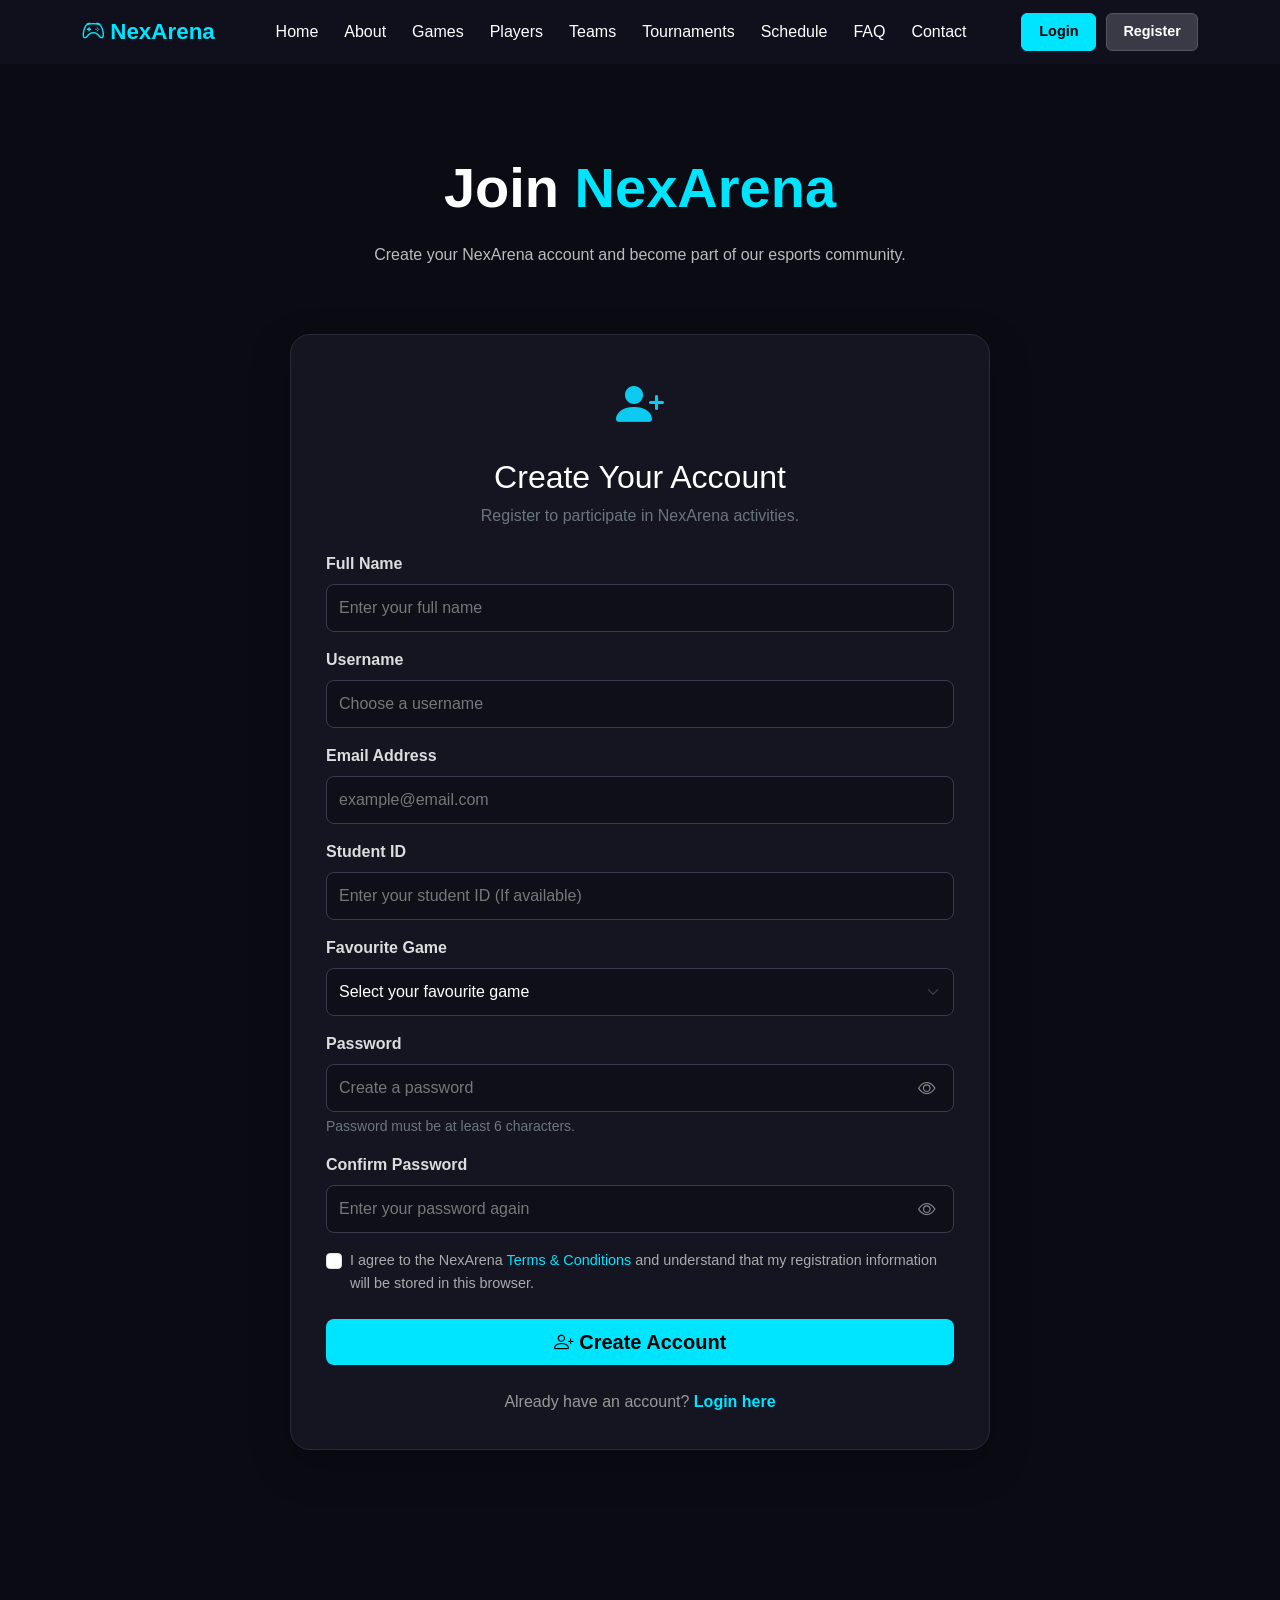
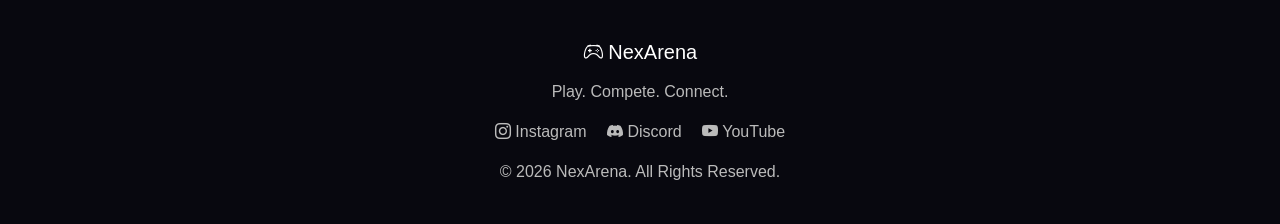
<file: registration.html>
<!DOCTYPE html>
<html lang="en">

<head>

    <meta charset="UTF-8">

    <meta name="viewport" content="width=device-width, initial-scale=1.0">

    <title>NexArena | Register</title>


    <!-- =========================
         BOOTSTRAP CSS
    ========================== -->

    <link href="https://cdn.jsdelivr.net/npm/bootstrap@5.3.3/dist/css/bootstrap.min.css" rel="stylesheet">


    <!-- =========================
         BOOTSTRAP ICONS
    ========================== -->

    <link rel="stylesheet" href="https://cdn.jsdelivr.net/npm/bootstrap-icons@1.11.3/font/bootstrap-icons.min.css">


    <!-- =========================
         SHARED CSS
    ========================== -->

    <link rel="stylesheet" href="css/style.css">


    <style>
        /* =========================================
           REGISTRATION PAGE
        ========================================= */

        .register-header {
            padding: 90px 0 50px;
            text-align: center;
        }

        .register-header h1 {
            font-size: 3.5rem;
            font-weight: 800;
        }

        .register-header h1 span {
            color: #00e5ff;
        }

        .register-header p {
            max-width: 700px;
            margin: 20px auto 0;
            color: #bbbbbb;
            line-height: 1.7;
        }


        /* =========================================
           LOGIN / REGISTER BUTTONS
        ========================================= */

        .nav-auth {
            display: flex;
            align-items: center;
            gap: 10px;
            margin-left: auto;
            padding-left: 20px;
        }

        .nav-login,
        .nav-register {
            display: inline-flex;
            align-items: center;
            justify-content: center;

            min-width: 75px;
            height: 38px;

            padding: 0 16px;

            border-radius: 6px;

            text-decoration: none;

            font-size: 0.9rem;
            font-weight: 600;

            transition: 0.3s;
        }


        /* Login */

        .nav-login {
            background-color: #00e5ff;
            color: #000000;
            border: 1px solid #00e5ff;
        }

        .nav-login:hover {
            background-color: #00b8cc;
            border-color: #00b8cc;
            color: #000000;
        }


        /* Register */

        .nav-register {
            background-color: #3a3a46;
            color: #ffffff;
            border: 1px solid #555563;
        }

        .nav-register:hover {
            background-color: #50505d;
            border-color: #666675;
            color: #ffffff;
        }


        /* =========================================
           REGISTRATION CARD
        ========================================= */

        .register-card {
            max-width: 700px;
            margin: 0 auto;

            background-color: #151522;

            border: 1px solid #29293a;

            border-radius: 20px;

            padding: 35px;

            box-shadow:
                0 15px 40px rgba(0, 0, 0, 0.25);
        }


        /* =========================================
           FORM LABEL
        ========================================= */

        .register-card .form-label {
            color: #dddddd;
            font-weight: 600;
        }


        /* =========================================
           FORM CONTROLS
        ========================================= */

        .register-card .form-control,
        .register-card .form-select {

            background-color: #0f0f19;

            color: #ffffff;

            border: 1px solid #3a3a4c;

            min-height: 48px;

            border-radius: 8px;

        }


        .register-card textarea.form-control {
            min-height: 120px;
            resize: vertical;
        }


        .register-card .form-control::placeholder {
            color: #777777;
        }


        .register-card .form-control:focus,
        .register-card .form-select:focus {

            background-color: #0f0f19;

            color: #ffffff;

            border-color: #00e5ff;

            box-shadow:
                0 0 0 0.2rem rgba(0, 229, 255, 0.15);

        }


        /* =========================================
           REMOVE BOOTSTRAP RED EXCLAMATION ICON
        ========================================= */

        .register-card .form-control.is-invalid,
        .register-card .form-select.is-invalid {

            background-image: none !important;

        }


        /* Keep normal border instead of Bootstrap
           red invalid border */

        .register-card .form-control.is-invalid,
        .register-card .form-select.is-invalid {

            border-color: #3a3a4c !important;

        }


        .register-card .form-control.is-invalid:focus,
        .register-card .form-select.is-invalid:focus {

            border-color: #00e5ff !important;

            box-shadow:
                0 0 0 0.2rem rgba(0, 229, 255, 0.15) !important;

        }


        /* =========================================
           PASSWORD BOX
        ========================================= */

        .password-wrapper {
            position: relative;
        }

        .password-wrapper .form-control {
            padding-right: 50px;
        }

        .password-toggle {

            position: absolute;

            right: 12px;
            top: 50%;

            transform: translateY(-50%);

            border: none;

            background: transparent;

            color: #888888;

            cursor: pointer;

            font-size: 1.1rem;

        }

        .password-toggle:hover {
            color: #00e5ff;
        }


        /* =========================================
           PASSWORD VALIDATION MESSAGE
        ========================================= */

        .password-wrapper.is-invalid+.invalid-feedback {
            display: block;
        }


        /* =========================================
           TERMS
        ========================================= */

        .terms-text {
            color: #aaaaaa;
            font-size: 0.9rem;
            line-height: 1.6;
        }

        .terms-text a {
            color: #00e5ff;
            text-decoration: none;
        }

        .terms-text a:hover {
            text-decoration: underline;
        }


        /* =========================================
           LOGIN LINK
        ========================================= */

        .login-link {
            text-align: center;
            margin-top: 25px;
            color: #999999;
        }

        .login-link a {
            color: #00e5ff;
            text-decoration: none;
            font-weight: 600;
        }

        .login-link a:hover {
            text-decoration: underline;
        }


        /* =========================================
           FORM MESSAGE
        ========================================= */

        #registerMessage {
            display: none;
        }


        /* =========================================
           MOBILE
        ========================================= */

        @media (max-width: 991px) {

            .nav-auth {
                margin-left: 0;
                margin-top: 15px;
                padding-left: 0;
                padding-bottom: 10px;
            }

            .nav-login,
            .nav-register {
                width: 100%;
            }

        }


        @media (max-width: 768px) {

            .register-header {
                padding: 70px 0 40px;
            }

            .register-header h1 {
                font-size: 2.5rem;
            }

            .register-card {
                padding: 25px;
            }

        }
    </style>

</head>


<body>


    <!-- =====================================================
     NAVIGATION BAR
====================================================== -->

    <nav class="navbar navbar-expand-lg navbar-dark sticky-top">

        <div class="container">


            <!-- LOGO -->

            <a class="navbar-brand" href="index.html">

                <i class="bi bi-controller"></i>

                NexArena

            </a>


            <!-- MOBILE BUTTON -->

            <button class="navbar-toggler" type="button" data-bs-toggle="collapse" data-bs-target="#mainNavbar"
                aria-controls="mainNavbar" aria-expanded="false" aria-label="Toggle navigation">

                <span class="navbar-toggler-icon"></span>

            </button>


            <!-- NAVIGATION -->

            <div class="collapse navbar-collapse" id="mainNavbar">


                <ul class="navbar-nav ms-auto">


                    <!-- HOME -->

                    <li class="nav-item">

                        <a class="nav-link" href="index.html">
                            Home
                        </a>

                    </li>


                    <!-- ABOUT -->

                    <li class="nav-item">

                        <a class="nav-link" href="about.html">
                            About
                        </a>

                    </li>


                    <!-- GAMES -->

                    <li class="nav-item">

                        <a class="nav-link" href="games.html">
                            Games
                        </a>

                    </li>


                    <!-- PLAYERS -->

                    <li class="nav-item">

                        <a class="nav-link" href="players.html">
                            Players
                        </a>

                    </li>


                    <!-- TEAMS -->

                    <li class="nav-item">

                        <a class="nav-link" href="teams.html">
                            Teams
                        </a>

                    </li>


                    <!-- TOURNAMENTS -->

                    <li class="nav-item">

                        <a class="nav-link" href="tournaments.html">
                            Tournaments
                        </a>

                    </li>


                    <!-- SCHEDULE -->

                    <li class="nav-item">

                        <a class="nav-link" href="schedule.html">
                            Schedule
                        </a>

                    </li>


                    <!-- FAQ -->

                    <li class="nav-item">

                        <a class="nav-link" href="faq.html">
                            FAQ
                        </a>

                    </li>


                    <!-- CONTACT -->

                    <li class="nav-item">

                        <a class="nav-link" href="contact.html">
                            Contact
                        </a>

                    </li>


                </ul>


                <!-- =================================================
                 LOGIN / REGISTER
            ================================================== -->

                <div class="nav-auth">


                    <!-- LOGIN -->

                    <a href="login.html" class="nav-login">
                        Login
                    </a>


                    <!-- REGISTER -->

                    <a href="registration.html" class="nav-register">
                        Register
                    </a>


                </div>


            </div>

        </div>

    </nav>



    <!-- =====================================================
     PAGE HEADER
====================================================== -->

    <section class="register-header">

        <div class="container">


            <h1>

                Join
                <span>
                    NexArena
                </span>

            </h1>


            <p>

                Create your NexArena account and become part of our
                esports community.

            </p>


        </div>

    </section>



    <!-- =====================================================
     REGISTRATION FORM
====================================================== -->

    <section class="section-padding pt-3">

        <div class="container">


            <div class="register-card">


                <div class="text-center mb-4">

                    <i class="bi bi-person-plus-fill text-info" style="font-size: 3rem;"></i>


                    <h2 class="mt-3">
                        Create Your Account
                    </h2>


                    <p class="text-secondary">
                        Register to participate in NexArena activities.
                    </p>

                </div>



                <!-- FORM -->

                <form id="registrationForm" novalidate>


                    <!-- =================================================
                     FULL NAME
                ================================================== -->

                    <div class="mb-3">

                        <label for="fullName" class="form-label">
                            Full Name
                        </label>


                        <input type="text" id="fullName" class="form-control" placeholder="Enter your full name"
                            required>


                        <div class="invalid-feedback">
                            Please enter your full name.
                        </div>

                    </div>



                    <!-- =================================================
                     USERNAME
                ================================================== -->

                    <div class="mb-3">

                        <label for="username" class="form-label">
                            Username
                        </label>


                        <input type="text" id="username" class="form-control" placeholder="Choose a username"
                            minlength="3" required>


                        <div class="invalid-feedback">
                            Username must contain at least 3 characters.
                        </div>

                    </div>



                    <!-- =================================================
                     EMAIL
                ================================================== -->

                    <div class="mb-3">

                        <label for="email" class="form-label">
                            Email Address
                        </label>


                        <input type="email" id="email" class="form-control" placeholder="example@email.com" required>


                        <div class="invalid-feedback">
                            Please enter a valid email address.
                        </div>

                    </div>



                    <!-- =================================================
                     STUDENT ID
                ================================================== -->

                    <div class="mb-3">

                        <label for="studentId" class="form-label">
                            Student ID
                        </label>


                        <input type="text" id="studentId" class="form-control"
                            placeholder="Enter your student ID (If available)">

                    </div>



                    <!-- =================================================
                     FAVOURITE GAME
                ================================================== -->

                    <div class="mb-3">

                        <label for="game" class="form-label">
                            Favourite Game
                        </label>


                        <select id="game" class="form-select" required>

                            <option value="">
                                Select your favourite game
                            </option>

                            <option value="Valorant">
                                Valorant
                            </option>

                            <option value="Counter-Strike 2">
                                Counter-Strike 2
                            </option>

                            <option value="PUBG">
                                PUBG
                            </option>

                            <option value="Honor of Kings">
                                Honor of Kings
                            </option>

                            <option value="DOTA 2">
                                DOTA 2
                            </option>

                            <option value="EA Sports FC">
                                EA Sports FC
                            </option>

                            <option value="Rocket League">
                                Rocket League
                            </option>

                        </select>


                        <div class="invalid-feedback">
                            Please select a game.
                        </div>

                    </div>



                    <!-- =================================================
                     PASSWORD
                ================================================== -->

                    <div class="mb-3">

                        <label for="password" class="form-label">
                            Password
                        </label>


                        <div class="password-wrapper" id="passwordWrapper">


                            <input type="password" id="password" class="form-control" placeholder="Create a password"
                                minlength="6" required>


                            <button type="button" class="password-toggle" id="passwordToggle"
                                aria-label="Show password">

                                <i class="bi bi-eye"></i>

                            </button>


                        </div>


                        <div class="form-text text-secondary">

                            Password must be at least 6 characters.

                        </div>


                        <div class="invalid-feedback">
                            Password must be at least 6 characters.
                        </div>

                    </div>



                    <!-- =================================================
                     CONFIRM PASSWORD
                ================================================== -->

                    <div class="mb-3">

                        <label for="confirmPassword" class="form-label">
                            Confirm Password
                        </label>


                        <div class="password-wrapper" id="confirmPasswordWrapper">


                            <input type="password" id="confirmPassword" class="form-control"
                                placeholder="Enter your password again" required>


                            <button type="button" class="password-toggle" id="confirmPasswordToggle"
                                aria-label="Show password">

                                <i class="bi bi-eye"></i>

                            </button>


                        </div>


                        <div class="invalid-feedback">
                            Passwords do not match.
                        </div>

                    </div>



                    <!-- =================================================
                     TERMS
                ================================================== -->

                    <div class="form-check mb-4">

                        <input type="checkbox" class="form-check-input" id="terms" required>


                        <label class="form-check-label terms-text" for="terms">

                            I agree to the NexArena
                            <a href="#">
                                Terms & Conditions
                            </a>
                            and understand that my registration
                            information will be stored in this browser.

                        </label>


                        <div class="invalid-feedback">
                            You must agree to the terms before registering.
                        </div>

                    </div>



                    <!-- =================================================
                     MESSAGE
                ================================================== -->

                    <div id="registerMessage" class="alert" role="alert">
                    </div>



                    <!-- =================================================
                     SUBMIT
                ================================================== -->

                    <button type="submit" class="btn btn-main btn-lg w-100">

                        <i class="bi bi-person-plus"></i>

                        Create Account

                    </button>


                </form>



                <!-- =================================================
                 LOGIN LINK
            ================================================== -->

                <div class="login-link">

                    Already have an account?

                    <a href="login.html">
                        Login here
                    </a>

                </div>


            </div>

        </div>

    </section>



    <!-- =========================
     FOOTER
========================= -->

    <footer>

        <div class="container text-center">

            <h5 class="text-white">

                <i class="bi bi-controller"></i>

                NexArena

            </h5>


            <p class="mt-3">

                Play. Compete. Connect.

            </p>


            <!-- SOCIAL MEDIA LINKS -->

            <div class="mb-3">

                <!-- Instagram -->

                <a href="https://www.instagram.com/" target="_blank" rel="noopener noreferrer">
                    <i class="bi bi-instagram"></i>
                    Instagram
                </a>


                <!-- Discord -->

                <a href="https://discord.com/" target="_blank" rel="noopener noreferrer">
                    <i class="bi bi-discord"></i>
                    Discord
                </a>


                <!-- YouTube -->

                <a href="https://www.youtube.com/" target="_blank" rel="noopener noreferrer">
                    <i class="bi bi-youtube"></i>
                    YouTube
                </a>

            </div>


            <p class="mb-0">

                &copy; 2026 NexArena.
                All Rights Reserved.

            </p>


        </div>

    </footer>



    <!-- =====================================================
     BOOTSTRAP JS
====================================================== -->

    <script src="https://cdn.jsdelivr.net/npm/bootstrap@5.3.3/dist/js/bootstrap.bundle.min.js"></script>



    <!-- =====================================================
     REGISTRATION JAVASCRIPT
====================================================== -->

    <script>

        const registrationForm =
            document.getElementById("registrationForm");

        const registerMessage =
            document.getElementById("registerMessage");


        /* =========================================
           PASSWORD ELEMENTS
        ========================================= */

        const passwordToggle =
            document.getElementById("passwordToggle");

        const passwordInput =
            document.getElementById("password");

        const passwordWrapper =
            document.getElementById("passwordWrapper");


        const confirmPasswordToggle =
            document.getElementById(
                "confirmPasswordToggle"
            );

        const confirmPasswordInput =
            document.getElementById(
                "confirmPassword"
            );

        const confirmPasswordWrapper =
            document.getElementById(
                "confirmPasswordWrapper"
            );


        /* =========================================
           PASSWORD VISIBILITY
        ========================================= */

        passwordToggle.addEventListener(
            "click",
            function () {

                if (
                    passwordInput.type === "password"
                ) {

                    passwordInput.type = "text";

                    passwordToggle.innerHTML =
                        '<i class="bi bi-eye-slash"></i>';

                    passwordToggle.setAttribute(
                        "aria-label",
                        "Hide password"
                    );

                }

                else {

                    passwordInput.type =
                        "password";

                    passwordToggle.innerHTML =
                        '<i class="bi bi-eye"></i>';

                    passwordToggle.setAttribute(
                        "aria-label",
                        "Show password"
                    );

                }

            }
        );


        /* =========================================
           CONFIRM PASSWORD VISIBILITY
        ========================================= */

        confirmPasswordToggle.addEventListener(
            "click",
            function () {

                if (
                    confirmPasswordInput.type ===
                    "password"
                ) {

                    confirmPasswordInput.type =
                        "text";

                    confirmPasswordToggle.innerHTML =
                        '<i class="bi bi-eye-slash"></i>';

                    confirmPasswordToggle.setAttribute(
                        "aria-label",
                        "Hide password"
                    );

                }

                else {

                    confirmPasswordInput.type =
                        "password";

                    confirmPasswordToggle.innerHTML =
                        '<i class="bi bi-eye"></i>';

                    confirmPasswordToggle.setAttribute(
                        "aria-label",
                        "Show password"
                    );

                }

            }
        );


        /* =========================================
           REGISTRATION
        ========================================= */

        registrationForm.addEventListener(
            "submit",
            function (event) {

                event.preventDefault();


                /* =====================================
                   RESET VALIDATION
                ===================================== */

                const fields =
                    registrationForm.querySelectorAll(
                        "input, select"
                    );


                fields.forEach(
                    function (field) {

                        field.classList.remove(
                            "is-invalid"
                        );

                        field.classList.remove(
                            "is-valid"
                        );

                    }
                );


                passwordWrapper.classList.remove(
                    "is-invalid"
                );

                confirmPasswordWrapper.classList.remove(
                    "is-invalid"
                );


                let isValid = true;


                /* =====================================
                   GET FORM VALUES
                ===================================== */

                const fullName =
                    document
                        .getElementById("fullName")
                        .value
                        .trim();


                const username =
                    document
                        .getElementById("username")
                        .value
                        .trim();


                const email =
                    document
                        .getElementById("email")
                        .value
                        .trim();


                const studentId =
                    document
                        .getElementById("studentId")
                        .value
                        .trim();


                const game =
                    document
                        .getElementById("game")
                        .value;


                const password =
                    passwordInput.value;


                const confirmPassword =
                    confirmPasswordInput.value;


                const terms =
                    document
                        .getElementById("terms")
                        .checked;


                /* =====================================
                   FULL NAME
                ===================================== */

                if (!fullName) {

                    document
                        .getElementById("fullName")
                        .classList.add(
                            "is-invalid"
                        );

                    isValid = false;

                }


                /* =====================================
                   USERNAME
                ===================================== */

                if (username.length < 3) {

                    document
                        .getElementById("username")
                        .classList.add(
                            "is-invalid"
                        );

                    isValid = false;

                }


                /* =====================================
                   EMAIL
                ===================================== */

                const emailPattern =
                    /^[^\s@]+@[^\s@]+\.[^\s@]+$/;


                if (
                    !emailPattern.test(email)
                ) {

                    document
                        .getElementById("email")
                        .classList.add(
                            "is-invalid"
                        );

                    isValid = false;

                }


                /* =====================================
                   FAVOURITE GAME
                ===================================== */

                if (!game) {

                    document
                        .getElementById("game")
                        .classList.add(
                            "is-invalid"
                        );

                    isValid = false;

                }


                /* =====================================
                   PASSWORD
                ===================================== */

                if (password.length < 6) {

                    passwordInput.classList.add(
                        "is-invalid"
                    );

                    passwordWrapper.classList.add(
                        "is-invalid"
                    );

                    isValid = false;

                }


                /* =====================================
                   CONFIRM PASSWORD
                ===================================== */

                if (
                    confirmPassword !== password
                ) {

                    confirmPasswordInput.classList.add(
                        "is-invalid"
                    );

                    confirmPasswordWrapper.classList.add(
                        "is-invalid"
                    );

                    isValid = false;

                }


                /* =====================================
                   TERMS
                ===================================== */

                if (!terms) {

                    document
                        .getElementById("terms")
                        .classList.add(
                            "is-invalid"
                        );

                    isValid = false;

                }


                /* =====================================
                   STOP IF INVALID
                ===================================== */

                if (!isValid) {

                    showMessage(
                        "Please check the highlighted fields.",
                        "danger"
                    );

                    return;

                }


                /* =====================================
                   GET EXISTING ACCOUNTS
                ===================================== */

                const accounts =
                    JSON.parse(
                        localStorage.getItem(
                            "nexArenaAccounts"
                        )
                    ) || [];


                /* =====================================
                   CHECK USERNAME
                ===================================== */

                const existingUsername =
                    accounts.find(
                        function (account) {

                            return (
                                account.username
                                    .toLowerCase() ===
                                username.toLowerCase()
                            );

                        }
                    );


                if (existingUsername) {

                    document
                        .getElementById("username")
                        .classList.add(
                            "is-invalid"
                        );


                    showMessage(
                        "This username is already registered. Please choose another username.",
                        "danger"
                    );

                    return;

                }


                /* =====================================
                   CHECK EMAIL
                ===================================== */

                const existingEmail =
                    accounts.find(
                        function (account) {

                            return (
                                account.email
                                    .toLowerCase() ===
                                email.toLowerCase()
                            );

                        }
                    );


                if (existingEmail) {

                    document
                        .getElementById("email")
                        .classList.add(
                            "is-invalid"
                        );


                    showMessage(
                        "This email is already registered.",
                        "danger"
                    );

                    return;

                }


                /* =====================================
                   CREATE ACCOUNT
                ===================================== */

                const newAccount = {

                    fullName:
                        fullName,

                    username:
                        username,

                    email:
                        email,

                    studentId:
                        studentId,

                    game:
                        game,

                    password:
                        password

                };


                /* =====================================
                   SAVE ACCOUNT
                ===================================== */

                accounts.push(
                    newAccount
                );


                localStorage.setItem(
                    "nexArenaAccounts",
                    JSON.stringify(accounts)
                );


                /* =====================================
                   SUCCESS
                ===================================== */

                showMessage(
                    "Registration successful! Your account has been created. Redirecting to Login...",
                    "success"
                );


                registrationForm.reset();


                /* Remove validation classes */

                passwordWrapper.classList.remove(
                    "is-invalid"
                );

                confirmPasswordWrapper.classList.remove(
                    "is-invalid"
                );


                /* Redirect */

                setTimeout(
                    function () {

                        window.location.href =
                            "login.html";

                    },
                    1800
                );

            }
        );


        /* =========================================
           DISPLAY MESSAGE
        ========================================= */

        function showMessage(
            message,
            type
        ) {

            registerMessage.textContent =
                message;


            registerMessage.className =
                "alert alert-" + type;


            registerMessage.style.display =
                "block";


            window.scrollTo({

                top:
                    registerMessage.offsetTop - 120,

                behavior:
                    "smooth"

            });

        }


        /* =========================================
           REMOVE INVALID STATE WHEN TYPING
        ========================================= */

        const formControls =
            registrationForm.querySelectorAll(
                "input, select"
            );


        formControls.forEach(
            function (field) {

                field.addEventListener(
                    "input",
                    function () {

                        field.classList.remove(
                            "is-invalid"
                        );

                    }
                );


                field.addEventListener(
                    "change",
                    function () {

                        field.classList.remove(
                            "is-invalid"
                        );

                    }
                );

            }
        );


        /* =========================================
           PASSWORD LIVE VALIDATION
        ========================================= */

        confirmPasswordInput.addEventListener(
            "input",
            function () {

                if (
                    confirmPasswordInput.value ===
                    passwordInput.value
                    &&
                    confirmPasswordInput.value !== ""
                ) {

                    confirmPasswordInput.classList.remove(
                        "is-invalid"
                    );

                    confirmPasswordWrapper.classList.remove(
                        "is-invalid"
                    );

                }

            }
        );


        passwordInput.addEventListener(
            "input",
            function () {

                if (
                    passwordInput.value.length >= 6
                ) {

                    passwordInput.classList.remove(
                        "is-invalid"
                    );

                    passwordWrapper.classList.remove(
                        "is-invalid"
                    );

                }


                if (
                    confirmPasswordInput.value !== ""
                    &&
                    confirmPasswordInput.value ===
                    passwordInput.value
                ) {

                    confirmPasswordInput.classList.remove(
                        "is-invalid"
                    );

                    confirmPasswordWrapper.classList.remove(
                        "is-invalid"
                    );

                }

            }
        );

    </script>


</body>

</html>
</file>
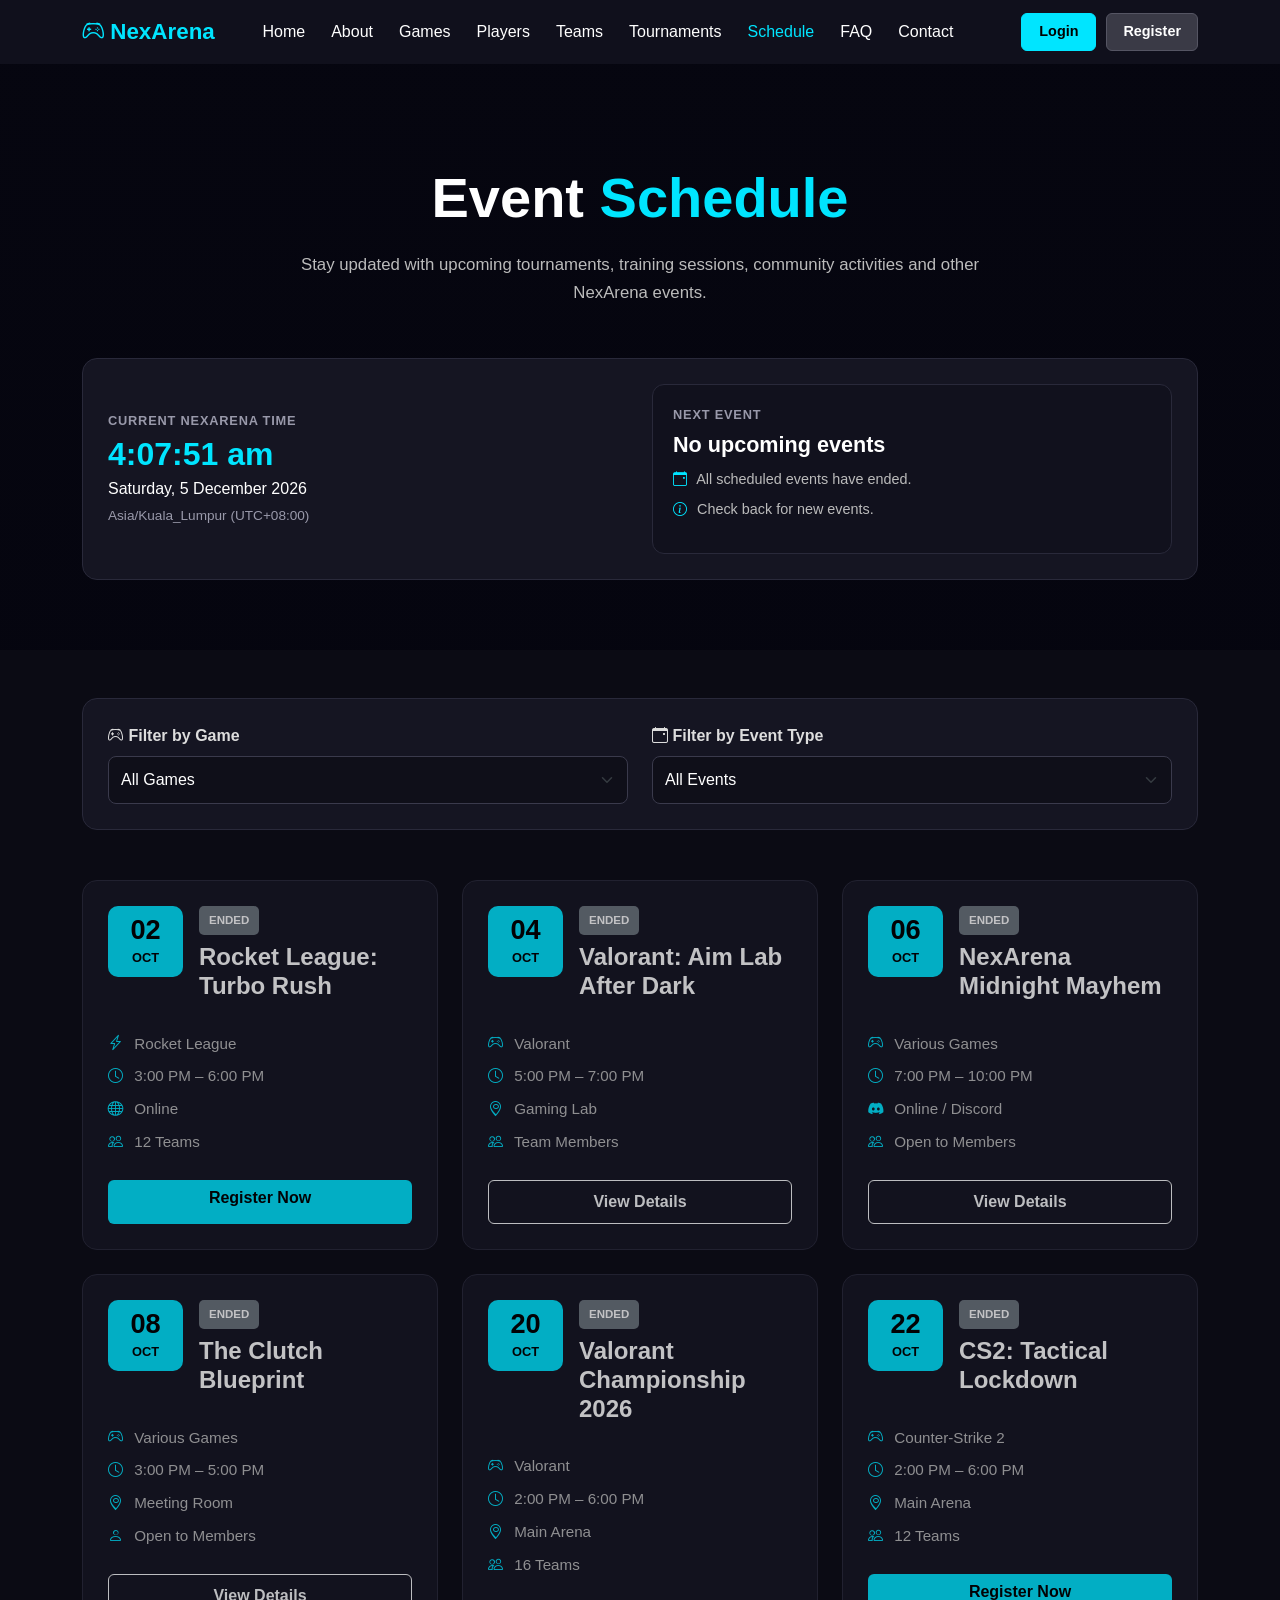
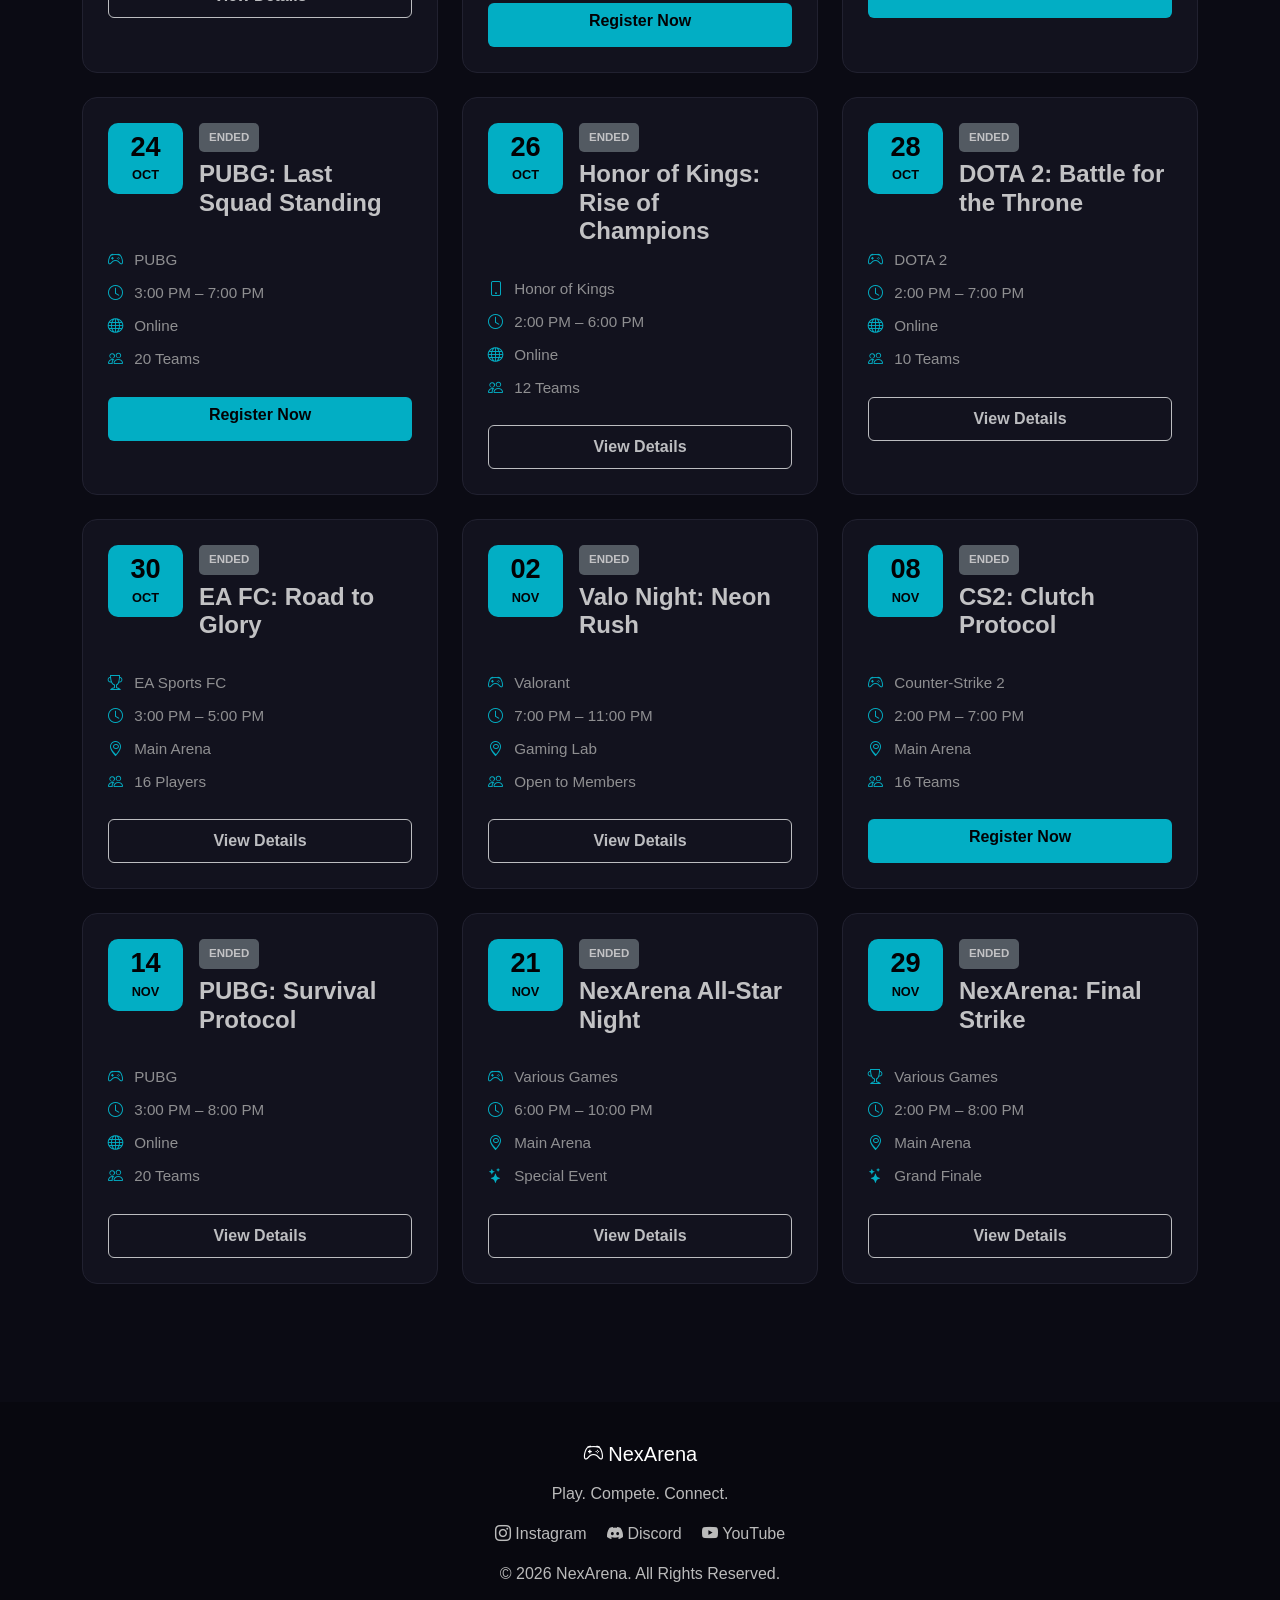
<file: schedule.html>
<!DOCTYPE html>
<html lang="en">

<head>

    <meta charset="UTF-8">

    <meta name="viewport" content="width=device-width, initial-scale=1.0">

    <title>Event Schedule | NexArena</title>


    <!-- =========================
         BOOTSTRAP CSS
    ========================== -->

    <link href="https://cdn.jsdelivr.net/npm/bootstrap@5.3.3/dist/css/bootstrap.min.css" rel="stylesheet">


    <!-- =========================
         BOOTSTRAP ICONS
    ========================== -->

    <link rel="stylesheet" href="https://cdn.jsdelivr.net/npm/bootstrap-icons@1.11.3/font/bootstrap-icons.min.css">


    <!-- =========================
         SHARED CSS
    ========================== -->

    <link rel="stylesheet" href="css/style.css">


    <style>
        /* =========================================
           LIVE TIME DASHBOARD
        ========================================= */

        .time-dashboard {

            background-color: #151522;

            border: 1px solid #29293a;

            border-radius: 15px;

            padding: 25px;

            margin-top: 50px;

            transition: 0.3s;

        }


        .time-dashboard:hover {

            border-color: #00e5ff;

            box-shadow:
                0 10px 30px rgba(0, 229, 255, 0.08);

        }


        .time-label {

            color: #9999aa;

            font-size: 0.8rem;

            font-weight: 600;

            text-transform: uppercase;

            letter-spacing: 0.8px;

            margin-bottom: 6px;

        }


        .live-time {

            color: #00e5ff;

            font-size: 2rem;

            font-weight: 800;

            line-height: 1.1;

        }


        .live-date {

            color: #ffffff;

            font-size: 1rem;

            margin-top: 5px;

        }


        .time-zone {

            color: #9999aa;

            font-size: 0.85rem;

            margin-top: 5px;

        }


        /* =========================================
           NEXT EVENT
        ========================================= */

        .next-event-box {

            background-color: #11111d;

            border: 1px solid #29293a;

            border-radius: 12px;

            padding: 20px;

            height: 100%;

        }


        .next-event-label {

            color: #9999aa;

            font-size: 0.8rem;

            text-transform: uppercase;

            letter-spacing: 0.8px;

            font-weight: 600;

        }


        .next-event-name {

            color: #ffffff;

            font-size: 1.35rem;

            font-weight: 800;

            margin-top: 5px;

        }


        .next-event-meta {

            color: #bbbbbb;

            font-size: 0.9rem;

            margin-top: 8px;

        }


        .next-event-meta i {

            color: #00e5ff;

            margin-right: 6px;

        }


        .countdown {

            color: #00e5ff;

            font-weight: 800;

            font-size: 1.15rem;

            margin-top: 12px;

        }


        /* =========================================
           EVENT TYPE BADGES
        ========================================= */

        .status-event {

            display: inline-block;

            padding: 6px 10px;

            border-radius: 5px;

            font-size: 0.72rem;

            font-weight: bold;

            text-transform: uppercase;

            letter-spacing: 0.3px;

        }


        /* TOURNAMENT */

        .status-tournament {

            background-color: #3b82f6;

            color: #ffffff;

        }


        /* TRAINING */

        .status-training {

            background-color: #11a355;

            color: #ffffff;

        }


        /* COMMUNITY */

        .status-community {

            background-color: #8b5cf6;

            color: #ffffff;

        }


        /* WORKSHOP */

        .status-workshop {

            background-color: #f59e0b;

            color: #000000;

        }


        /* =========================================
           LIVE NOW
        ========================================= */

        .status-live {

            display: inline-block;

            background-color: #dc3545;

            color: #ffffff;

            padding: 6px 10px;

            border-radius: 5px;

            font-size: 0.72rem;

            font-weight: bold;

            animation: livePulse 1.5s infinite;

        }


        /* =========================================
           ENDED
        ========================================= */

        .status-ended {

            display: inline-block;

            background-color: #6c757d;

            color: #ffffff;

            padding: 6px 10px;

            border-radius: 5px;

            font-size: 0.72rem;

            font-weight: bold;

        }


        @keyframes livePulse {

            0% {
                opacity: 1;
            }

            50% {
                opacity: 0.65;
            }

            100% {
                opacity: 1;
            }

        }


        /* =========================================
           EVENT CARD
        ========================================= */

        .event-card {

            transition: 0.3s;

        }


        .event-card.event-live {

            border-color: #dc3545 !important;

            box-shadow:
                0 10px 30px rgba(220, 53, 69, 0.12);

        }


        .event-card.event-ended {

            opacity: 0.75;

        }


        /* =========================================
           MOBILE
        ========================================= */

        @media (max-width: 768px) {

            .time-dashboard {

                margin-top: 35px;

                padding: 20px;

            }


            .live-time {

                font-size: 1.7rem;

            }


            .next-event-name {

                font-size: 1.15rem;

            }

        }
    </style>

</head>


<body>


    <!-- =====================================================
     NAVIGATION BAR
====================================================== -->

    <nav class="navbar navbar-expand-lg navbar-dark sticky-top">

        <div class="container">


            <a class="navbar-brand" href="index.html">

                <i class="bi bi-controller"></i>

                NexArena

            </a>


            <button class="navbar-toggler" type="button" data-bs-toggle="collapse" data-bs-target="#mainNavbar"
                aria-controls="mainNavbar" aria-expanded="false" aria-label="Toggle navigation">

                <span class="navbar-toggler-icon"></span>

            </button>


            <div class="collapse navbar-collapse" id="mainNavbar">

                <ul class="navbar-nav ms-auto">


                    <li class="nav-item">

                        <a class="nav-link" href="index.html">
                            Home
                        </a>

                    </li>


                    <li class="nav-item">

                        <a class="nav-link" href="about.html">
                            About
                        </a>

                    </li>


                    <li class="nav-item">

                        <a class="nav-link" href="games.html">
                            Games
                        </a>

                    </li>


                    <li class="nav-item">

                        <a class="nav-link" href="players.html">
                            Players
                        </a>

                    </li>


                    <li class="nav-item">

                        <a class="nav-link" href="teams.html">
                            Teams
                        </a>

                    </li>


                    <li class="nav-item">

                        <a class="nav-link" href="tournaments.html">
                            Tournaments
                        </a>

                    </li>


                    <li class="nav-item">

                        <a class="nav-link active" href="schedule.html">
                            Schedule
                        </a>

                    </li>


                    <li class="nav-item">

                        <a class="nav-link" href="faq.html">
                            FAQ
                        </a>

                    </li>


                    <li class="nav-item">

                        <a class="nav-link" href="contact.html">
                            Contact
                        </a>

                    </li>


                </ul>


                <div class="nav-auth">


                    <a href="login.html" class="nav-login">
                        Login
                    </a>


                    <a href="registration.html" class="nav-register">
                        Register
                    </a>


                </div>


            </div>

        </div>

    </nav>



    <!-- =====================================================
     PAGE HEADER
====================================================== -->

    <section class="schedule-header">

        <div class="container text-center">


            <h1>

                Event <span>Schedule</span>

            </h1>


            <p>

                Stay updated with upcoming tournaments,
                training sessions, community activities
                and other NexArena events.

            </p>


            <!-- LIVE TIME DASHBOARD -->

            <div class="time-dashboard">

                <div class="row g-4 align-items-center">


                    <!-- CURRENT TIME -->

                    <div class="col-lg-6 text-lg-start text-center">


                        <div class="time-label">

                            Current NexArena Time

                        </div>


                        <div class="live-time" id="liveTime">
                            Loading...
                        </div>


                        <div class="live-date" id="liveDate">
                            Loading...
                        </div>


                        <div class="time-zone" id="timeZone">

                            Asia/Kuala_Lumpur

                        </div>


                    </div>



                    <!-- NEXT EVENT -->

                    <div class="col-lg-6">


                        <div class="next-event-box text-start">


                            <div class="next-event-label">

                                Next Event

                            </div>


                            <div class="next-event-name" id="nextEventName">

                                Searching...

                            </div>


                            <div class="next-event-meta" id="nextEventDate">

                                <i class="bi bi-calendar-event"></i>

                                Loading...

                            </div>


                            <div class="next-event-meta" id="nextEventLocation">

                                <i class="bi bi-geo-alt"></i>

                                Loading...

                            </div>


                            <div class="countdown" id="nextEventCountdown">

                                Calculating...

                            </div>


                        </div>


                    </div>


                </div>

            </div>


        </div>

    </section>



    <!-- =====================================================
     FILTER SECTION
====================================================== -->

    <section class="py-5">

        <div class="container">


            <div class="schedule-filter">


                <div class="row g-4">


                    <!-- GAME FILTER -->

                    <div class="col-md-6">


                        <label for="gameFilter" class="form-label">

                            <i class="bi bi-controller"></i>

                            Filter by Game

                        </label>


                        <select id="gameFilter" class="form-select">

                            <option value="all">
                                All Games
                            </option>

                            <option value="valorant">
                                Valorant
                            </option>

                            <option value="cs2">
                                Counter-Strike 2
                            </option>

                            <option value="pubg">
                                PUBG
                            </option>

                            <option value="hok">
                                Honor of Kings
                            </option>

                            <option value="dota2">
                                DOTA 2
                            </option>

                            <option value="fc">
                                EA Sports FC
                            </option>

                            <option value="rocket">
                                Rocket League
                            </option>

                            <option value="various">
                                Various Games
                            </option>

                        </select>


                    </div>



                    <!-- EVENT TYPE FILTER -->

                    <div class="col-md-6">


                        <label for="typeFilter" class="form-label">

                            <i class="bi bi-calendar-event"></i>

                            Filter by Event Type

                        </label>


                        <select id="typeFilter" class="form-select">

                            <option value="all">
                                All Events
                            </option>

                            <option value="tournament">
                                Tournament
                            </option>

                            <option value="training">
                                Training
                            </option>

                            <option value="community">
                                Community
                            </option>

                            <option value="workshop">
                                Workshop
                            </option>

                        </select>


                    </div>


                </div>


            </div>



            <!-- =================================================
             EVENT LIST
        ================================================== -->

            <div class="row g-4" id="eventContainer">


                <!-- 1. ROCKET LEAGUE -->

                <div class="col-md-6 col-lg-4 event-item" data-date="2026-10-02" data-start="2026-10-02T15:00:00+08:00"
                    data-end="2026-10-02T18:00:00+08:00" data-game="rocket" data-type="tournament"
                    data-event-name="Rocket League: Turbo Rush" data-location="Online" data-registration="open">

                    <div class="event-card">


                        <div class="d-flex align-items-start gap-3 mb-4">


                            <div class="event-date">

                                <span class="day">
                                    02
                                </span>

                                <span class="month">
                                    OCT
                                </span>

                            </div>


                            <div>

                                <span class="event-status">

                                    <span class="status-event status-tournament">
                                        TOURNAMENT
                                    </span>

                                </span>


                                <h4 class="event-title mt-2">

                                    Rocket League:
                                    Turbo Rush

                                </h4>

                            </div>


                        </div>


                        <p class="event-info">

                            <i class="bi bi-lightning-charge"></i>

                            Rocket League

                        </p>


                        <p class="event-info">

                            <i class="bi bi-clock"></i>

                            3:00 PM – 6:00 PM

                        </p>


                        <p class="event-info">

                            <i class="bi bi-globe"></i>

                            Online

                        </p>


                        <p class="event-info">

                            <i class="bi bi-people"></i>

                            12 Teams

                        </p>


                        <a href="tournamentRegistration.html?event=rocket-turbo" class="btn btn-main w-100 mt-3">

                            Register Now

                        </a>


                    </div>

                </div>



                <!-- 2. VALORANT TRAINING -->

                <div class="col-md-6 col-lg-4 event-item" data-date="2026-10-04" data-start="2026-10-04T17:00:00+08:00"
                    data-end="2026-10-04T19:00:00+08:00" data-game="valorant" data-type="training"
                    data-event-name="Valorant: Aim Lab After Dark" data-location="Gaming Lab" data-registration="none">

                    <div class="event-card">


                        <div class="d-flex align-items-start gap-3 mb-4">


                            <div class="event-date">

                                <span class="day">
                                    04
                                </span>

                                <span class="month">
                                    OCT
                                </span>

                            </div>


                            <div>

                                <span class="event-status">

                                    <span class="status-event status-training">
                                        TRAINING
                                    </span>

                                </span>


                                <h4 class="event-title mt-2">

                                    Valorant:
                                    Aim Lab After Dark

                                </h4>

                            </div>


                        </div>


                        <p class="event-info">

                            <i class="bi bi-controller"></i>

                            Valorant

                        </p>


                        <p class="event-info">

                            <i class="bi bi-clock"></i>

                            5:00 PM – 7:00 PM

                        </p>


                        <p class="event-info">

                            <i class="bi bi-geo-alt"></i>

                            Gaming Lab

                        </p>


                        <p class="event-info">

                            <i class="bi bi-people"></i>

                            Team Members

                        </p>


                        <button type="button" class="btn btn-outline-light w-100 mt-3" onclick="
                            showEventDetails(
                                'Valorant: Aim Lab After Dark',
                                'October 4, 2026',
                                'Valorant',
                                '5:00 PM – 7:00 PM',
                                'Gaming Lab',
                                'A focused training session covering aim practice, communication, positioning and team coordination.'
                            )
                        ">

                            View Details

                        </button>


                    </div>

                </div>



                <!-- 3. COMMUNITY -->

                <div class="col-md-6 col-lg-4 event-item" data-date="2026-10-06" data-start="2026-10-06T19:00:00+08:00"
                    data-end="2026-10-06T22:00:00+08:00" data-game="various" data-type="community"
                    data-event-name="NexArena Midnight Mayhem" data-location="Online / Discord"
                    data-registration="none">

                    <div class="event-card">


                        <div class="d-flex align-items-start gap-3 mb-4">


                            <div class="event-date">

                                <span class="day">
                                    06
                                </span>

                                <span class="month">
                                    OCT
                                </span>

                            </div>


                            <div>

                                <span class="event-status">

                                    <span class="status-event status-community">
                                        COMMUNITY
                                    </span>

                                </span>


                                <h4 class="event-title mt-2">

                                    NexArena
                                    Midnight Mayhem

                                </h4>

                            </div>


                        </div>


                        <p class="event-info">

                            <i class="bi bi-controller"></i>

                            Various Games

                        </p>


                        <p class="event-info">

                            <i class="bi bi-clock"></i>

                            7:00 PM – 10:00 PM

                        </p>


                        <p class="event-info">

                            <i class="bi bi-discord"></i>

                            Online / Discord

                        </p>


                        <p class="event-info">

                            <i class="bi bi-people"></i>

                            Open to Members

                        </p>


                        <button type="button" class="btn btn-outline-light w-100 mt-3" onclick="
                            showEventDetails(
                                'NexArena Midnight Mayhem',
                                'October 6, 2026',
                                'Various Games',
                                '7:00 PM – 10:00 PM',
                                'Online / Discord',
                                'A relaxed community night featuring custom matches, party games, mini challenges and friendly competition.'
                            )
                        ">

                            View Details

                        </button>


                    </div>

                </div>



                <!-- 4. WORKSHOP -->

                <div class="col-md-6 col-lg-4 event-item" data-date="2026-10-08" data-start="2026-10-08T15:00:00+08:00"
                    data-end="2026-10-08T17:00:00+08:00" data-game="various" data-type="workshop"
                    data-event-name="The Clutch Blueprint" data-location="Meeting Room" data-registration="none">

                    <div class="event-card">


                        <div class="d-flex align-items-start gap-3 mb-4">


                            <div class="event-date">

                                <span class="day">
                                    08
                                </span>

                                <span class="month">
                                    OCT
                                </span>

                            </div>


                            <div>

                                <span class="event-status">

                                    <span class="status-event status-workshop">
                                        WORKSHOP
                                    </span>

                                </span>


                                <h4 class="event-title mt-2">

                                    The Clutch Blueprint

                                </h4>

                            </div>


                        </div>


                        <p class="event-info">

                            <i class="bi bi-controller"></i>

                            Various Games

                        </p>


                        <p class="event-info">

                            <i class="bi bi-clock"></i>

                            3:00 PM – 5:00 PM

                        </p>


                        <p class="event-info">

                            <i class="bi bi-geo-alt"></i>

                            Meeting Room

                        </p>


                        <p class="event-info">

                            <i class="bi bi-person"></i>

                            Open to Members

                        </p>


                        <button type="button" class="btn btn-outline-light w-100 mt-3" onclick="
                            showEventDetails(
                                'The Clutch Blueprint',
                                'October 8, 2026',
                                'Various Games',
                                '3:00 PM – 5:00 PM',
                                'Meeting Room',
                                'A strategy workshop covering competitive decision-making, communication, teamwork and clutch situations.'
                            )
                        ">

                            View Details

                        </button>


                    </div>

                </div>



                <!-- 5. VALORANT TOURNAMENT -->

                <div class="col-md-6 col-lg-4 event-item" data-date="2026-10-20" data-start="2026-10-20T14:00:00+08:00"
                    data-end="2026-10-20T18:00:00+08:00" data-game="valorant" data-type="tournament"
                    data-event-name="Valorant Championship 2026" data-location="Main Arena" data-registration="open">

                    <div class="event-card">


                        <div class="d-flex align-items-start gap-3 mb-4">

                            <div class="event-date">

                                <span class="day">
                                    20
                                </span>

                                <span class="month">
                                    OCT
                                </span>

                            </div>


                            <div>

                                <span class="event-status">

                                    <span class="status-event status-tournament">
                                        TOURNAMENT
                                    </span>

                                </span>


                                <h4 class="event-title mt-2">

                                    Valorant Championship 2026

                                </h4>

                            </div>

                        </div>


                        <p class="event-info">

                            <i class="bi bi-controller"></i>

                            Valorant

                        </p>


                        <p class="event-info">

                            <i class="bi bi-clock"></i>

                            2:00 PM – 6:00 PM

                        </p>


                        <p class="event-info">

                            <i class="bi bi-geo-alt"></i>

                            Main Arena

                        </p>


                        <p class="event-info">

                            <i class="bi bi-people"></i>

                            16 Teams

                        </p>


                        <a href="tournamentRegistration.html?event=valorant-neon" class="btn btn-main w-100 mt-3">

                            Register Now

                        </a>


                    </div>

                </div>



                <!-- 6. CS2 TOURNAMENT -->

                <div class="col-md-6 col-lg-4 event-item" data-date="2026-10-22" data-start="2026-10-22T14:00:00+08:00"
                    data-end="2026-10-22T18:00:00+08:00" data-game="cs2" data-type="tournament"
                    data-event-name="CS2: Tactical Lockdown" data-location="Main Arena" data-registration="open">

                    <div class="event-card">


                        <div class="d-flex align-items-start gap-3 mb-4">

                            <div class="event-date">

                                <span class="day">
                                    22
                                </span>

                                <span class="month">
                                    OCT
                                </span>

                            </div>


                            <div>

                                <span class="event-status">

                                    <span class="status-event status-tournament">
                                        TOURNAMENT
                                    </span>

                                </span>


                                <h4 class="event-title mt-2">

                                    CS2:
                                    Tactical Lockdown

                                </h4>

                            </div>

                        </div>


                        <p class="event-info">

                            <i class="bi bi-controller"></i>

                            Counter-Strike 2

                        </p>


                        <p class="event-info">

                            <i class="bi bi-clock"></i>

                            2:00 PM – 6:00 PM

                        </p>


                        <p class="event-info">

                            <i class="bi bi-geo-alt"></i>

                            Main Arena

                        </p>


                        <p class="event-info">

                            <i class="bi bi-people"></i>

                            12 Teams

                        </p>


                        <a href="tournamentRegistration.html?event=cs2-lockdown" class="btn btn-main w-100 mt-3">

                            Register Now

                        </a>


                    </div>

                </div>



                <!-- 7. PUBG TOURNAMENT -->

                <div class="col-md-6 col-lg-4 event-item" data-date="2026-10-24" data-start="2026-10-24T15:00:00+08:00"
                    data-end="2026-10-24T19:00:00+08:00" data-game="pubg" data-type="tournament"
                    data-event-name="PUBG: Last Squad Standing" data-location="Online" data-registration="open">

                    <div class="event-card">


                        <div class="d-flex align-items-start gap-3 mb-4">

                            <div class="event-date">

                                <span class="day">
                                    24
                                </span>

                                <span class="month">
                                    OCT
                                </span>

                            </div>


                            <div>

                                <span class="event-status">

                                    <span class="status-event status-tournament">
                                        TOURNAMENT
                                    </span>

                                </span>


                                <h4 class="event-title mt-2">

                                    PUBG:
                                    Last Squad Standing

                                </h4>

                            </div>

                        </div>


                        <p class="event-info">

                            <i class="bi bi-controller"></i>

                            PUBG

                        </p>


                        <p class="event-info">

                            <i class="bi bi-clock"></i>

                            3:00 PM – 7:00 PM

                        </p>


                        <p class="event-info">

                            <i class="bi bi-globe"></i>

                            Online

                        </p>


                        <p class="event-info">

                            <i class="bi bi-people"></i>

                            20 Teams

                        </p>


                        <a href="tournamentRegistration.html?event=pubg-last-squad" class="btn btn-main w-100 mt-3">

                            Register Now

                        </a>


                    </div>

                </div>



                <!-- 8. HONOR OF KINGS -->

                <div class="col-md-6 col-lg-4 event-item" data-date="2026-10-26" data-start="2026-10-26T14:00:00+08:00"
                    data-end="2026-10-26T18:00:00+08:00" data-game="hok" data-type="tournament"
                    data-event-name="Honor of Kings: Rise of Champions" data-location="Online"
                    data-registration="closed">

                    <div class="event-card">


                        <div class="d-flex align-items-start gap-3 mb-4">

                            <div class="event-date">

                                <span class="day">
                                    26
                                </span>

                                <span class="month">
                                    OCT
                                </span>

                            </div>


                            <div>

                                <span class="event-status">

                                    <span class="status-event status-tournament">
                                        TOURNAMENT
                                    </span>

                                </span>


                                <h4 class="event-title mt-2">

                                    Honor of Kings:
                                    Rise of Champions

                                </h4>

                            </div>

                        </div>


                        <p class="event-info">

                            <i class="bi bi-phone"></i>

                            Honor of Kings

                        </p>


                        <p class="event-info">

                            <i class="bi bi-clock"></i>

                            2:00 PM – 6:00 PM

                        </p>


                        <p class="event-info">

                            <i class="bi bi-globe"></i>

                            Online

                        </p>


                        <p class="event-info">

                            <i class="bi bi-people"></i>

                            12 Teams

                        </p>


                        <button type="button" class="btn btn-outline-light w-100 mt-3" onclick="
                            showEventDetails(
                                'Honor of Kings: Rise of Champions',
                                'October 26, 2026',
                                'Honor of Kings',
                                '2:00 PM – 6:00 PM',
                                'Online',
                                'Build the perfect team, master your heroes and fight your way through the competition.'
                            )
                        ">

                            View Details

                        </button>


                    </div>

                </div>



                <!-- 9. DOTA 2 -->

                <div class="col-md-6 col-lg-4 event-item" data-date="2026-10-28" data-start="2026-10-28T14:00:00+08:00"
                    data-end="2026-10-28T19:00:00+08:00" data-game="dota2" data-type="tournament"
                    data-event-name="DOTA 2: Battle for the Throne" data-location="Online" data-registration="closed">

                    <div class="event-card">


                        <div class="d-flex align-items-start gap-3 mb-4">

                            <div class="event-date">

                                <span class="day">
                                    28
                                </span>

                                <span class="month">
                                    OCT
                                </span>

                            </div>


                            <div>

                                <span class="event-status">

                                    <span class="status-event status-tournament">
                                        TOURNAMENT
                                    </span>

                                </span>


                                <h4 class="event-title mt-2">

                                    DOTA 2:
                                    Battle for the Throne

                                </h4>

                            </div>

                        </div>


                        <p class="event-info">

                            <i class="bi bi-controller"></i>

                            DOTA 2

                        </p>


                        <p class="event-info">

                            <i class="bi bi-clock"></i>

                            2:00 PM – 7:00 PM

                        </p>


                        <p class="event-info">

                            <i class="bi bi-globe"></i>

                            Online

                        </p>


                        <p class="event-info">

                            <i class="bi bi-people"></i>

                            10 Teams

                        </p>


                        <button type="button" class="btn btn-outline-light w-100 mt-3" onclick="
                            showEventDetails(
                                'DOTA 2: Battle for the Throne',
                                'October 28, 2026',
                                'DOTA 2',
                                '2:00 PM – 7:00 PM',
                                'Online',
                                'Gather your strongest lineup and fight your way through a strategic DOTA 2 tournament for the ultimate crown.'
                            )
                        ">

                            View Details

                        </button>


                    </div>

                </div>



                <!-- 10. EA SPORTS FC -->

                <div class="col-md-6 col-lg-4 event-item" data-date="2026-10-30" data-start="2026-10-30T15:00:00+08:00"
                    data-end="2026-10-30T17:00:00+08:00" data-game="fc" data-type="tournament"
                    data-event-name="EA FC: Road to Glory" data-location="Main Arena" data-registration="closed">

                    <div class="event-card">


                        <div class="d-flex align-items-start gap-3 mb-4">

                            <div class="event-date">

                                <span class="day">
                                    30
                                </span>

                                <span class="month">
                                    OCT
                                </span>

                            </div>


                            <div>

                                <span class="event-status">

                                    <span class="status-event status-tournament">
                                        TOURNAMENT
                                    </span>

                                </span>


                                <h4 class="event-title mt-2">

                                    EA FC:
                                    Road to Glory

                                </h4>

                            </div>

                        </div>


                        <p class="event-info">

                            <i class="bi bi-trophy"></i>

                            EA Sports FC

                        </p>


                        <p class="event-info">

                            <i class="bi bi-clock"></i>

                            3:00 PM – 5:00 PM

                        </p>


                        <p class="event-info">

                            <i class="bi bi-geo-alt"></i>

                            Main Arena

                        </p>


                        <p class="event-info">

                            <i class="bi bi-people"></i>

                            16 Players

                        </p>


                        <button type="button" class="btn btn-outline-light w-100 mt-3" onclick="
                            showEventDetails(
                                'EA FC: Road to Glory',
                                'October 30, 2026',
                                'EA Sports FC',
                                '3:00 PM – 5:00 PM',
                                'Main Arena',
                                'A competitive football showdown featuring individual players battling through a tournament bracket.'
                            )
                        ">

                            View Details

                        </button>


                    </div>

                </div>



                <!-- 11. VALORANT COMMUNITY -->

                <div class="col-md-6 col-lg-4 event-item" data-date="2026-11-02" data-start="2026-11-02T19:00:00+08:00"
                    data-end="2026-11-02T23:00:00+08:00" data-game="valorant" data-type="community"
                    data-event-name="Valo Night: Neon Rush" data-location="Gaming Lab" data-registration="none">

                    <div class="event-card">


                        <div class="d-flex align-items-start gap-3 mb-4">

                            <div class="event-date">

                                <span class="day">
                                    02
                                </span>

                                <span class="month">
                                    NOV
                                </span>

                            </div>


                            <div>

                                <span class="event-status">

                                    <span class="status-event status-community">
                                        COMMUNITY
                                    </span>

                                </span>


                                <h4 class="event-title mt-2">

                                    Valo Night:
                                    Neon Rush

                                </h4>

                            </div>

                        </div>


                        <p class="event-info">

                            <i class="bi bi-controller"></i>

                            Valorant

                        </p>


                        <p class="event-info">

                            <i class="bi bi-clock"></i>

                            7:00 PM – 11:00 PM

                        </p>


                        <p class="event-info">

                            <i class="bi bi-geo-alt"></i>

                            Gaming Lab

                        </p>


                        <p class="event-info">

                            <i class="bi bi-people"></i>

                            Open to Members

                        </p>


                        <button type="button" class="btn btn-outline-light w-100 mt-3" onclick="
                            showEventDetails(
                                'Valo Night: Neon Rush',
                                'November 2, 2026',
                                'Valorant',
                                '7:00 PM – 11:00 PM',
                                'Gaming Lab',
                                'A special Valorant community night featuring custom matches, aim challenges and intense team battles.'
                            )
                        ">

                            View Details

                        </button>


                    </div>

                </div>



                <!-- 12. CS2 CLUTCH -->

                <div class="col-md-6 col-lg-4 event-item" data-date="2026-11-08" data-start="2026-11-08T14:00:00+08:00"
                    data-end="2026-11-08T19:00:00+08:00" data-game="cs2" data-type="tournament"
                    data-event-name="CS2: Clutch Protocol" data-location="Main Arena" data-registration="open">

                    <div class="event-card">


                        <div class="d-flex align-items-start gap-3 mb-4">

                            <div class="event-date">

                                <span class="day">
                                    08
                                </span>

                                <span class="month">
                                    NOV
                                </span>

                            </div>


                            <div>

                                <span class="event-status">

                                    <span class="status-event status-tournament">
                                        TOURNAMENT
                                    </span>

                                </span>


                                <h4 class="event-title mt-2">

                                    CS2:
                                    Clutch Protocol

                                </h4>

                            </div>

                        </div>


                        <p class="event-info">

                            <i class="bi bi-controller"></i>

                            Counter-Strike 2

                        </p>


                        <p class="event-info">

                            <i class="bi bi-clock"></i>

                            2:00 PM – 7:00 PM

                        </p>


                        <p class="event-info">

                            <i class="bi bi-geo-alt"></i>

                            Main Arena

                        </p>


                        <p class="event-info">

                            <i class="bi bi-people"></i>

                            16 Teams

                        </p>


                        <a href="tournamentRegistration.html?event=cs2-clutch" class="btn btn-main w-100 mt-3">

                            Register Now

                        </a>


                    </div>

                </div>



                <!-- 13. PUBG SURVIVAL -->

                <div class="col-md-6 col-lg-4 event-item" data-date="2026-11-14" data-start="2026-11-14T15:00:00+08:00"
                    data-end="2026-11-14T20:00:00+08:00" data-game="pubg" data-type="tournament"
                    data-event-name="PUBG: Survival Protocol" data-location="Online" data-registration="closed">

                    <div class="event-card">


                        <div class="d-flex align-items-start gap-3 mb-4">

                            <div class="event-date">

                                <span class="day">
                                    14
                                </span>

                                <span class="month">
                                    NOV
                                </span>

                            </div>


                            <div>

                                <span class="event-status">

                                    <span class="status-event status-tournament">
                                        TOURNAMENT
                                    </span>

                                </span>


                                <h4 class="event-title mt-2">

                                    PUBG:
                                    Survival Protocol

                                </h4>

                            </div>

                        </div>


                        <p class="event-info">

                            <i class="bi bi-controller"></i>

                            PUBG

                        </p>


                        <p class="event-info">

                            <i class="bi bi-clock"></i>

                            3:00 PM – 8:00 PM

                        </p>


                        <p class="event-info">

                            <i class="bi bi-globe"></i>

                            Online

                        </p>


                        <p class="event-info">

                            <i class="bi bi-people"></i>

                            20 Teams

                        </p>


                        <button type="button" class="btn btn-outline-light w-100 mt-3" onclick="
                            showEventDetails(
                                'PUBG: Survival Protocol',
                                'November 14, 2026',
                                'PUBG',
                                '3:00 PM – 8:00 PM',
                                'Online',
                                'A high-pressure battle royale event where every decision matters and only one squad survives the final circle.'
                            )
                        ">

                            View Details

                        </button>


                    </div>

                </div>



                <!-- 14. ALL STAR NIGHT -->

                <div class="col-md-6 col-lg-4 event-item" data-date="2026-11-21" data-start="2026-11-21T18:00:00+08:00"
                    data-end="2026-11-21T22:00:00+08:00" data-game="various" data-type="community"
                    data-event-name="NexArena All-Star Night" data-location="Main Arena" data-registration="none">

                    <div class="event-card">


                        <div class="d-flex align-items-start gap-3 mb-4">

                            <div class="event-date">

                                <span class="day">
                                    21
                                </span>

                                <span class="month">
                                    NOV
                                </span>

                            </div>


                            <div>

                                <span class="event-status">

                                    <span class="status-event status-community">
                                        COMMUNITY
                                    </span>

                                </span>


                                <h4 class="event-title mt-2">

                                    NexArena
                                    All-Star Night

                                </h4>

                            </div>

                        </div>


                        <p class="event-info">

                            <i class="bi bi-controller"></i>

                            Various Games

                        </p>


                        <p class="event-info">

                            <i class="bi bi-clock"></i>

                            6:00 PM – 10:00 PM

                        </p>


                        <p class="event-info">

                            <i class="bi bi-geo-alt"></i>

                            Main Arena

                        </p>


                        <p class="event-info">

                            <i class="bi bi-stars"></i>

                            Special Event

                        </p>


                        <button type="button" class="btn btn-outline-light w-100 mt-3" onclick="
                            showEventDetails(
                                'NexArena All-Star Night',
                                'November 21, 2026',
                                'Various Games',
                                '6:00 PM – 10:00 PM',
                                'Main Arena',
                                'A special night featuring exhibition matches, player showcases, mini-games and community challenges.'
                            )
                        ">

                            View Details

                        </button>


                    </div>

                </div>



                <!-- 15. FINAL STRIKE -->

                <div class="col-md-6 col-lg-4 event-item" data-date="2026-11-29" data-start="2026-11-29T14:00:00+08:00"
                    data-end="2026-11-29T20:00:00+08:00" data-game="various" data-type="tournament"
                    data-event-name="NexArena: Final Strike" data-location="Main Arena" data-registration="closed">

                    <div class="event-card">


                        <div class="d-flex align-items-start gap-3 mb-4">

                            <div class="event-date">

                                <span class="day">
                                    29
                                </span>

                                <span class="month">
                                    NOV
                                </span>

                            </div>


                            <div>

                                <span class="event-status">

                                    <span class="status-event status-tournament">
                                        TOURNAMENT
                                    </span>

                                </span>


                                <h4 class="event-title mt-2">

                                    NexArena:
                                    Final Strike

                                </h4>

                            </div>

                        </div>


                        <p class="event-info">

                            <i class="bi bi-trophy"></i>

                            Various Games

                        </p>


                        <p class="event-info">

                            <i class="bi bi-clock"></i>

                            2:00 PM – 8:00 PM

                        </p>


                        <p class="event-info">

                            <i class="bi bi-geo-alt"></i>

                            Main Arena

                        </p>


                        <p class="event-info">

                            <i class="bi bi-stars"></i>

                            Grand Finale

                        </p>


                        <button type="button" class="btn btn-outline-light w-100 mt-3" onclick="
                            showEventDetails(
                                'NexArena: Final Strike',
                                'November 29, 2026',
                                'Various Games',
                                '2:00 PM – 8:00 PM',
                                'Main Arena',
                                'The final major tournament of the schedule, bringing together the best NexArena players for championship competition.'
                            )
                        ">

                            View Details

                        </button>


                    </div>

                </div>


            </div>

        </div>

    </section>



    <!-- =====================================================
     EVENT DETAILS MODAL
====================================================== -->

    <div class="modal fade" id="eventDetailsModal" tabindex="-1" aria-labelledby="eventDetailsTitle" aria-hidden="true">

        <div class="modal-dialog modal-dialog-centered">


            <div class="modal-content" style="
                background-color: #151522;
                color: #ffffff;
                border: 1px solid #29293a;
                border-radius: 15px;
            ">


                <div class="modal-header">


                    <h5 class="modal-title" id="eventDetailsTitle">

                        Event Details

                    </h5>


                    <button type="button" class="btn-close btn-close-white" data-bs-dismiss="modal"
                        aria-label="Close"></button>


                </div>


                <div class="modal-body">


                    <p class="event-info">

                        <i class="bi bi-calendar"></i>

                        <strong>Date:</strong>

                        <span id="eventDetailsDate"></span>

                    </p>


                    <p class="event-info">

                        <i class="bi bi-controller"></i>

                        <strong>Game:</strong>

                        <span id="eventDetailsGame"></span>

                    </p>


                    <p class="event-info">

                        <i class="bi bi-clock"></i>

                        <strong>Time:</strong>

                        <span id="eventDetailsTime"></span>

                    </p>


                    <p class="event-info">

                        <i class="bi bi-geo-alt"></i>

                        <strong>Venue:</strong>

                        <span id="eventDetailsVenue"></span>

                    </p>


                    <hr style="
                        border-color: #29293a;
                    ">


                    <p class="event-info" id="eventDetailsDescription"></p>


                </div>


                <div class="modal-footer">


                    <button type="button" class="btn btn-main" data-bs-dismiss="modal">

                        Close

                    </button>


                </div>


            </div>

        </div>

    </div>



    <!-- =====================================================
     FOOTER
====================================================== -->

    <footer>

        <div class="container text-center">


            <h5 class="text-white">

                <i class="bi bi-controller"></i>

                NexArena

            </h5>


            <p class="mt-3">

                Play. Compete. Connect.

            </p>


            <div class="mb-3">


                <a href="https://www.instagram.com/" target="_blank" rel="noopener noreferrer">

                    <i class="bi bi-instagram"></i>

                    Instagram

                </a>


                <a href="https://discord.com/" target="_blank" rel="noopener noreferrer">

                    <i class="bi bi-discord"></i>

                    Discord

                </a>


                <a href="https://www.youtube.com/" target="_blank" rel="noopener noreferrer">

                    <i class="bi bi-youtube"></i>

                    YouTube

                </a>


            </div>


            <p class="mb-0">

                &copy; 2026 NexArena.
                All Rights Reserved.

            </p>


        </div>

    </footer>



    <!-- =====================================================
     BOOTSTRAP JS
====================================================== -->

    <script src="https://cdn.jsdelivr.net/npm/bootstrap@5.3.3/dist/js/bootstrap.bundle.min.js"></script>



    <!-- =====================================================
     SCHEDULE JAVASCRIPT
====================================================== -->

    <script>

        /* =========================================
           CONFIGURATION
        ========================================= */

        const TIMEZONE =
            "Asia/Kuala_Lumpur";


        const TIME_API_URL =
            "https://www.timeapi.io/api/Time/current/zone?timeZone=Asia/Kuala_Lumpur";


        const MALAYSIA_OFFSET =
            "+08:00";



        /* =========================================
           ELEMENTS
        ========================================= */

        const gameFilter =
            document.getElementById(
                "gameFilter"
            );


        const typeFilter =
            document.getElementById(
                "typeFilter"
            );


        const eventContainer =
            document.getElementById(
                "eventContainer"
            );


        const liveTime =
            document.getElementById(
                "liveTime"
            );


        const liveDate =
            document.getElementById(
                "liveDate"
            );


        const timeZone =
            document.getElementById(
                "timeZone"
            );


        const nextEventName =
            document.getElementById(
                "nextEventName"
            );


        const nextEventDate =
            document.getElementById(
                "nextEventDate"
            );


        const nextEventLocation =
            document.getElementById(
                "nextEventLocation"
            );


        const nextEventCountdown =
            document.getElementById(
                "nextEventCountdown"
            );


        let eventItems =
            Array.from(
                document.querySelectorAll(
                    ".event-item"
                )
            );


        let currentApiTime =
            null;


        let apiFetchedAt =
            null;


        let apiAvailable =
            false;



        /* =========================================
           SORT EVENTS
        ========================================= */

        function sortEventsByDate() {

            eventItems.sort(
                function (a, b) {

                    const dateA =
                        new Date(
                            a.dataset.start
                        );


                    const dateB =
                        new Date(
                            b.dataset.start
                        );


                    return dateA - dateB;

                }
            );


            eventItems.forEach(
                function (event) {

                    eventContainer.appendChild(
                        event
                    );

                }
            );

        }



        /* =========================================
           FILTER EVENTS
        ========================================= */

        function filterEvents() {

            const selectedGame =
                gameFilter.value;


            const selectedType =
                typeFilter.value;


            eventItems.forEach(
                function (event) {

                    const eventGame =
                        event.dataset.game;


                    const eventType =
                        event.dataset.type;


                    const gameMatch =
                        selectedGame === "all" ||
                        selectedGame === eventGame;


                    const typeMatch =
                        selectedType === "all" ||
                        selectedType === eventType;


                    if (
                        gameMatch &&
                        typeMatch
                    ) {

                        event.style.display = "";

                    }

                    else {

                        event.style.display = "none";

                    }

                }
            );

        }



        /* =========================================
           FORMAT DATE
        ========================================= */

        function formatDate(date) {

            return new Intl.DateTimeFormat(
                "en-MY",
                {
                    timeZone: TIMEZONE,
                    weekday: "long",
                    day: "numeric",
                    month: "long",
                    year: "numeric"
                }
            ).format(date);

        }



        /* =========================================
           FORMAT TIME
        ========================================= */

        function formatTime(date) {

            return new Intl.DateTimeFormat(
                "en-MY",
                {
                    timeZone: TIMEZONE,
                    hour: "numeric",
                    minute: "2-digit",
                    second: "2-digit",
                    hour12: true
                }
            ).format(date);

        }



        /* =========================================
           FORMAT TIME WITHOUT SECONDS
        ========================================= */

        function formatTimeWithoutSeconds(date) {

            return new Intl.DateTimeFormat(
                "en-MY",
                {
                    timeZone: TIMEZONE,
                    hour: "numeric",
                    minute: "2-digit",
                    hour12: true
                }
            ).format(date);

        }



        /* =========================================
           GET CURRENT TIME
        ========================================= */

        function getCurrentTime() {

            if (
                apiAvailable &&
                currentApiTime &&
                apiFetchedAt
            ) {

                const elapsed =
                    Date.now() -
                    apiFetchedAt;


                return new Date(
                    currentApiTime.getTime() +
                    elapsed
                );

            }


            return new Date();

        }



        /* =========================================
           FETCH TIME API
        ========================================= */

        async function fetchApiTime() {

            try {

                const response =
                    await fetch(
                        TIME_API_URL,
                        {
                            method: "GET",
                            cache: "no-store"
                        }
                    );


                if (
                    !response.ok
                ) {

                    throw new Error(
                        "Time API request failed."
                    );

                }


                const data =
                    await response.json();


                const apiDateString =
                    data.dateTime +
                    MALAYSIA_OFFSET;


                const parsedApiDate =
                    new Date(
                        apiDateString
                    );


                if (
                    Number.isNaN(
                        parsedApiDate.getTime()
                    )
                ) {

                    throw new Error(
                        "Invalid date returned by API."
                    );

                }


                currentApiTime =
                    parsedApiDate;


                apiFetchedAt =
                    Date.now();


                apiAvailable =
                    true;


                updateClock();

            }

            catch (error) {

                console.warn(
                    "Time API unavailable:",
                    error
                );


                apiAvailable =
                    false;


                updateClock();

            }

        }



        /* =========================================
           UPDATE CLOCK
        ========================================= */

        function updateClock() {

            const now =
                getCurrentTime();


            liveTime.textContent =
                formatTime(now);


            liveDate.textContent =
                formatDate(now);


            timeZone.textContent =
                TIMEZONE +
                " (UTC+08:00)";


            updateEventStatuses(
                now
            );


            updateNextEvent(
                now
            );

        }



        /* =========================================
           EVENT STATUS
        ========================================= */

        function updateEventStatuses(now) {

            eventItems.forEach(
                function (event) {

                    const start =
                        new Date(
                            event.dataset.start
                        );


                    const end =
                        new Date(
                            event.dataset.end
                        );


                    const statusElement =
                        event.querySelector(
                            ".event-status"
                        );


                    const eventCard =
                        event.querySelector(
                            ".event-card"
                        );


                    if (
                        now >= start &&
                        now < end
                    ) {

                        statusElement.innerHTML = `

                        <span class="status-live">

                            LIVE NOW

                        </span>

                    `;


                        eventCard.classList.add(
                            "event-live"
                        );


                        eventCard.classList.remove(
                            "event-ended"
                        );

                    }


                    else if (
                        now >= end
                    ) {

                        statusElement.innerHTML = `

                        <span class="status-ended">

                            ENDED

                        </span>

                    `;


                        eventCard.classList.add(
                            "event-ended"
                        );


                        eventCard.classList.remove(
                            "event-live"
                        );

                    }


                    else {

                        const eventType =
                            event.dataset.type;


                        let badgeClass =
                            "status-event";


                        let badgeText =
                            eventType.toUpperCase();


                        if (
                            eventType === "tournament"
                        ) {

                            badgeClass +=
                                " status-tournament";

                            badgeText =
                                "TOURNAMENT";

                        }


                        else if (
                            eventType === "training"
                        ) {

                            badgeClass +=
                                " status-training";

                            badgeText =
                                "TRAINING";

                        }


                        else if (
                            eventType === "community"
                        ) {

                            badgeClass +=
                                " status-community";

                            badgeText =
                                "COMMUNITY";

                        }


                        else if (
                            eventType === "workshop"
                        ) {

                            badgeClass +=
                                " status-workshop";

                            badgeText =
                                "WORKSHOP";

                        }


                        statusElement.innerHTML = `

                        <span
                            class="${badgeClass}"
                        >

                            ${badgeText}

                        </span>

                    `;


                        eventCard.classList.remove(
                            "event-live"
                        );


                        eventCard.classList.remove(
                            "event-ended"
                        );

                    }

                }
            );

        }



        /* =========================================
           GET NEXT EVENT
        ========================================= */

        function getNextEvent(now) {

            const upcomingEvents =
                eventItems
                    .map(
                        function (event) {

                            return {

                                element:
                                    event,

                                start:
                                    new Date(
                                        event.dataset.start
                                    )

                            };

                        }
                    )
                    .filter(
                        function (item) {

                            return (
                                item.start >
                                now
                            );

                        }
                    )
                    .sort(
                        function (a, b) {

                            return (
                                a.start -
                                b.start
                            );

                        }
                    );


            if (
                upcomingEvents.length === 0
            ) {

                return null;

            }


            return upcomingEvents[0];

        }



        /* =========================================
           UPDATE NEXT EVENT
        ========================================= */

        function updateNextEvent(now) {

            const next =
                getNextEvent(now);


            if (!next) {

                nextEventName.textContent =
                    "No upcoming events";


                nextEventDate.innerHTML =
                    `
                    <i class="bi bi-calendar-event"></i>
                    All scheduled events have ended.
                `;


                nextEventLocation.innerHTML =
                    `
                    <i class="bi bi-info-circle"></i>
                    Check back for new events.
                `;


                nextEventCountdown.textContent =
                    "";


                return;

            }


            const event =
                next.element;


            const start =
                next.start;


            const name =
                event.dataset.eventName;


            const location =
                event.dataset.location;


            nextEventName.textContent =
                name;


            nextEventDate.innerHTML =
                `
                <i class="bi bi-calendar-event"></i>
                ${formatDate(start)}
                at
                ${formatTimeWithoutSeconds(start)}
            `;


            nextEventLocation.innerHTML =
                `
                <i class="bi bi-geo-alt"></i>
                ${location}
            `;


            nextEventCountdown.textContent =
                "Starts in " +
                formatCountdown(
                    start - now
                );

        }



        /* =========================================
           COUNTDOWN
        ========================================= */

        function formatCountdown(
            milliseconds
        ) {

            if (
                milliseconds <= 0
            ) {

                return "Starting now";

            }


            let totalSeconds =
                Math.floor(
                    milliseconds / 1000
                );


            const days =
                Math.floor(
                    totalSeconds / 86400
                );


            totalSeconds %=
                86400;


            const hours =
                Math.floor(
                    totalSeconds / 3600
                );


            totalSeconds %=
                3600;


            const minutes =
                Math.floor(
                    totalSeconds / 60
                );


            const seconds =
                totalSeconds % 60;


            if (
                days > 0
            ) {

                return (
                    days +
                    "d " +
                    hours +
                    "h " +
                    minutes +
                    "m"
                );

            }


            if (
                hours > 0
            ) {

                return (
                    hours +
                    "h " +
                    minutes +
                    "m " +
                    seconds +
                    "s"
                );

            }


            return (
                minutes +
                "m " +
                seconds +
                "s"
            );

        }



        /* =========================================
           EVENT DETAILS MODAL
        ========================================= */

        function showEventDetails(
            title,
            date,
            game,
            time,
            venue,
            description
        ) {


            document.getElementById(
                "eventDetailsTitle"
            ).textContent =
                title;


            document.getElementById(
                "eventDetailsDate"
            ).textContent =
                date;


            document.getElementById(
                "eventDetailsGame"
            ).textContent =
                game;


            document.getElementById(
                "eventDetailsTime"
            ).textContent =
                time;


            document.getElementById(
                "eventDetailsVenue"
            ).textContent =
                venue;


            document.getElementById(
                "eventDetailsDescription"
            ).textContent =
                description;


            const modalElement =
                document.getElementById(
                    "eventDetailsModal"
                );


            const modal =
                bootstrap.Modal.getOrCreateInstance(
                    modalElement
                );


            modal.show();

        }



        /* =========================================
           FILTER LISTENERS
        ========================================= */

        gameFilter.addEventListener(
            "change",
            filterEvents
        );


        typeFilter.addEventListener(
            "change",
            filterEvents
        );



        /* =========================================
           INITIALISE
        ========================================= */

        sortEventsByDate();

        filterEvents();

        fetchApiTime();



        /* =========================================
           UPDATE EVERY SECOND
        ========================================= */

        setInterval(
            function () {

                updateClock();

            },
            1000
        );



        /* =========================================
           REFRESH API EVERY 10 MINUTES
        ========================================= */

        setInterval(
            function () {

                fetchApiTime();

            },
            10 * 60 * 1000
        );

    </script>


</body>

</html>
</file>
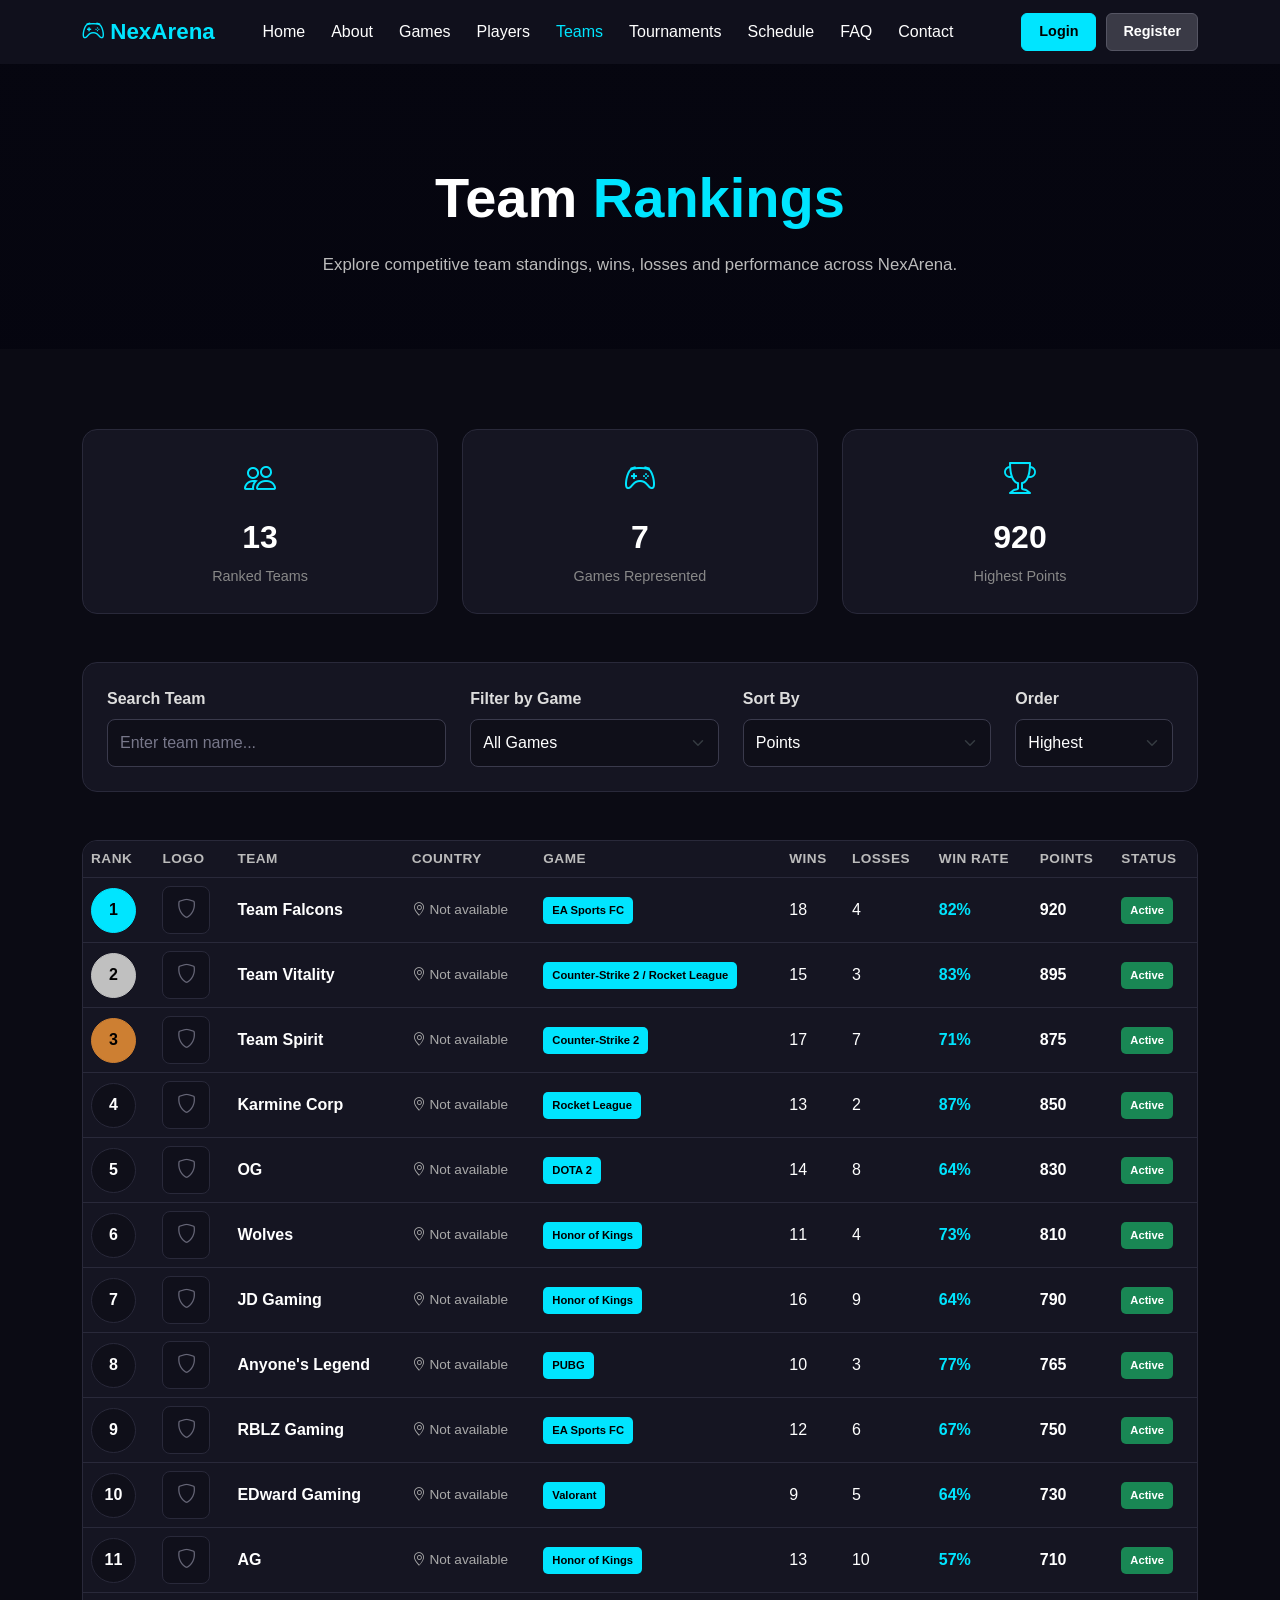
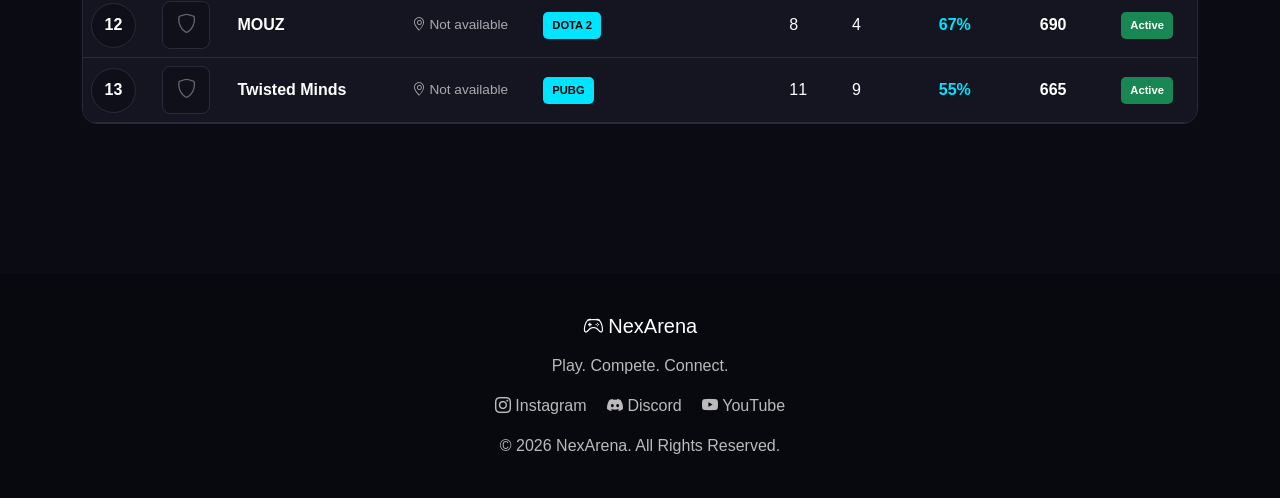
<file: teams.html>
<!DOCTYPE html>
<html lang="en">

<head>

    <meta charset="UTF-8">

    <meta
        name="viewport"
        content="width=device-width, initial-scale=1.0"
    >

    <title>Team Rankings | NexArena</title>


    <!-- =========================
         BOOTSTRAP CSS
    ========================== -->

    <link
        href="https://cdn.jsdelivr.net/npm/bootstrap@5.3.3/dist/css/bootstrap.min.css"
        rel="stylesheet"
    >


    <!-- =========================
         BOOTSTRAP ICONS
    ========================== -->

    <link
        rel="stylesheet"
        href="https://cdn.jsdelivr.net/npm/bootstrap-icons@1.11.3/font/bootstrap-icons.min.css"
    >


    <!-- =========================
         SHARED CSS
    ========================== -->

    <link
        rel="stylesheet"
        href="css/style.css"
    >


    <style>


        /* =========================================
           LOGIN / REGISTER BUTTONS
        ========================================= */

        .nav-auth {

            display: flex;

            align-items: center;

            gap: 10px;

            margin-left: 60px;

            padding-left: 0;

        }


        .nav-login,
        .nav-register {

            display: inline-flex;

            align-items: center;

            justify-content: center;

            min-width: 75px;

            height: 38px;

            padding: 0 16px;

            border-radius: 6px;

            text-decoration: none;

            font-size: 0.9rem;

            font-weight: 600;

            transition: 0.3s;

        }


        /* LOGIN */

        .nav-login {

            background-color: #00e5ff;

            color: #000000;

            border: 1px solid #00e5ff;

        }


        .nav-login:hover {

            background-color: #00b8cc;

            border-color: #00b8cc;

            color: #000000;

        }


        /* REGISTER */

        .nav-register {

            background-color: #3a3a46;

            color: #ffffff;

            border: 1px solid #555563;

        }


        .nav-register:hover {

            background-color: #50505d;

            border-color: #666675;

            color: #ffffff;

        }


        /* =========================================
           TEAM PAGE
        ========================================= */

        .team-page {

            background-color: #0b0b14;

            color: #ffffff;

        }


        /* =========================================
           SEARCH / FILTER
        ========================================= */

        .team-page .form-control {

            background-color: #0f0f19;

            color: #ffffff;

            border: 1px solid #3a3a4c;

            min-height: 48px;

            border-radius: 8px;

        }


        .team-page .form-control::placeholder {

            color: #77778a;

        }


        .team-page .form-control:focus {

            background-color: #0f0f19;

            color: #ffffff;

            border-color: #00e5ff;

            box-shadow:
                0 0 0 0.2rem
                rgba(0, 229, 255, 0.15);

        }


        .team-page .form-select {

            background-color: #0f0f19;

            color: #ffffff;

            border: 1px solid #3a3a4c;

            min-height: 48px;

            border-radius: 8px;

        }


        .team-page .form-select:focus {

            background-color: #0f0f19;

            color: #ffffff;

            border-color: #00e5ff;

            box-shadow:
                0 0 0 0.2rem
                rgba(0, 229, 255, 0.15);

        }


        .team-page .form-select option {

            background-color: #0f0f19;

            color: #ffffff;

        }


        /* =========================================
           STAT CARDS
        ========================================= */

        .ranking-stat-card {

            background-color: #151522;

            border: 1px solid #29293a;

            border-radius: 15px;

            padding: 25px;

            height: 100%;

            text-align: center;

            transition: 0.3s;

        }


        .ranking-stat-card:hover {

            transform: translateY(-5px);

            border-color: #00e5ff;

        }


        .ranking-stat-icon {

            color: #00e5ff;

            font-size: 2rem;

            display: block;

            margin-bottom: 10px;

        }


        .ranking-stat-number {

            font-size: 2rem;

            font-weight: 800;

            color: #ffffff;

        }


        .ranking-stat-label {

            color: #888888;

            font-size: 0.9rem;

            margin-top: 5px;

        }


        /* =========================================
           DATA STATUS
        ========================================= */

        .data-status {

            color: #aaaaaa;

            font-size: 0.9rem;

        }


        .data-status-dot {

            display: inline-block;

            width: 9px;

            height: 9px;

            border-radius: 50%;

            background-color: #00e5ff;

            margin-right: 6px;

        }


        .api-status {

            margin-top: 15px;

            color: #aaaaaa;

            font-size: 0.85rem;

        }


        .api-loading {

            color: #aaaaaa;

        }


        .api-success {

            color: #00e5ff;

        }


        .api-error {

            color: #ff8f8f;

        }


        /* =========================================
           RANKING TABLE
        ========================================= */

        .team-ranking-card {

            background-color: #151522;

            border: 1px solid #29293a;

            border-radius: 15px;

            overflow: hidden;

            transition: 0.3s;

        }


        .team-ranking-card:hover {

            border-color: #00e5ff;

            box-shadow:
                0 10px 30px
                rgba(0, 229, 255, 0.08);

        }


        .team-ranking-table {

            margin-bottom: 0;

        }


        .team-ranking-table th,
        .team-ranking-table td {

            background-color: #151522;

            color: #ffffff;

            border-color: #29293a;

            vertical-align: middle;

        }


        .team-ranking-table thead th {

            color: #bbbbbb;

            font-size: 0.85rem;

            text-transform: uppercase;

            letter-spacing: 0.5px;

            font-weight: 600;

            white-space: nowrap;

        }


        .team-ranking-table tbody tr {

            transition: 0.2s;

        }


        .team-ranking-table tbody tr:hover td {

            background-color: #1c1c2b;

            color: #ffffff;

        }


        /* =========================================
           RANK NUMBER
        ========================================= */

        .rank-number {

            width: 45px;

            height: 45px;

            border-radius: 50%;

            display: inline-flex;

            align-items: center;

            justify-content: center;

            background-color: #0f0f19;

            border: 1px solid #29293a;

            color: #ffffff;

            font-weight: bold;

        }


        .rank-number.first {

            background-color: #00e5ff;

            color: #000000;

            border-color: #00e5ff;

        }


        .rank-number.second {

            background-color: #c0c0c0;

            color: #000000;

            border-color: #c0c0c0;

        }


        .rank-number.third {

            background-color: #cd7f32;

            color: #000000;

            border-color: #cd7f32;

        }


        /* =========================================
           TEAM LOGO
        ========================================= */

        .team-logo {

            width: 48px;

            height: 48px;

            object-fit: contain;

            border-radius: 8px;

            background-color: #10101b;

            border: 1px solid #29293a;

            padding: 5px;

        }


        .team-logo-placeholder {

            width: 48px;

            height: 48px;

            display: inline-flex;

            align-items: center;

            justify-content: center;

            border-radius: 8px;

            background-color: #10101b;

            border: 1px solid #29293a;

            color: #666677;

            font-size: 1.2rem;

        }


        .team-name {

            font-weight: 700;

            color: #ffffff;

        }


        .team-country {

            color: #aaaaaa;

            font-size: 0.85rem;

        }


        /* =========================================
           GAME BADGE
        ========================================= */

        .team-game-badge {

            display: inline-block;

            background-color: #00e5ff;

            color: #000000;

            padding: 5px 9px;

            border-radius: 5px;

            font-size: 0.7rem;

            font-weight: bold;

        }


        /* =========================================
           WIN RATE
        ========================================= */

        .win-rate {

            color: #00e5ff;

            font-weight: 700;

        }


        /* =========================================
           POINTS
        ========================================= */

        .team-points {

            color: #ffffff;

            font-weight: 800;

        }


        /* =========================================
           STATUS
        ========================================= */

        .team-status {

            display: inline-block;

            padding: 5px 9px;

            border-radius: 5px;

            font-size: 0.7rem;

            font-weight: 700;

        }


        .status-active {

            background-color: #198754;

            color: #ffffff;

        }


        /* =========================================
           NO RESULTS
        ========================================= */

        .no-results {

            background-color: #151522;

            border: 1px solid #29293a;

            border-radius: 15px;

            padding: 50px 30px;

            text-align: center;

        }


        .no-results i {

            color: #00e5ff;

            font-size: 3rem;

        }


        .no-results h4 {

            color: #ffffff;

            margin-top: 15px;

        }


        .no-results p {

            color: #aaaaaa;

        }


        /* =========================================
           API NOTE
        ========================================= */

        .api-note {

            margin-top: 18px;

            padding: 14px 16px;

            border-left: 3px solid #00e5ff;

            background-color: #11111d;

            color: #999999;

            font-size: 0.85rem;

            line-height: 1.6;

        }


        /* =========================================
           FOOTER
        ========================================= */

        footer a {

            color: #bbbbbb;

            text-decoration: none;

            margin: 0 8px;

            transition: 0.3s;

        }


        footer a:hover {

            color: #00e5ff;

        }


        /* =========================================
           MOBILE
        ========================================= */

        @media (max-width: 991px) {

            .nav-auth {

                margin-left: 0;

                margin-top: 15px;

                padding-bottom: 10px;

            }


            .nav-login,
            .nav-register {

                width: 100%;

            }

        }


        @media (max-width: 768px) {

            .team-ranking-table {

                min-width: 1000px;

            }

        }

    </style>

</head>


<body class="team-page">


<!-- =====================================================
     NAVIGATION BAR
====================================================== -->

<nav class="navbar navbar-expand-lg navbar-dark sticky-top">

    <div class="container">


        <!-- BRAND -->

        <a
            class="navbar-brand"
            href="index.html"
        >

            <i class="bi bi-controller"></i>

            NexArena

        </a>


        <!-- MOBILE BUTTON -->

        <button
            class="navbar-toggler"
            type="button"
            data-bs-toggle="collapse"
            data-bs-target="#mainNavbar"
            aria-controls="mainNavbar"
            aria-expanded="false"
            aria-label="Toggle navigation"
        >

            <span class="navbar-toggler-icon"></span>

        </button>


        <!-- NAVIGATION -->

        <div
            class="collapse navbar-collapse"
            id="mainNavbar"
        >


            <ul class="navbar-nav ms-auto">


                <!-- HOME -->

                <li class="nav-item">

                    <a
                        class="nav-link"
                        href="index.html"
                    >

                        Home

                    </a>

                </li>


                <!-- ABOUT -->

                <li class="nav-item">

                    <a
                        class="nav-link"
                        href="about.html"
                    >

                        About

                    </a>

                </li>


                <!-- GAMES -->

                <li class="nav-item">

                    <a
                        class="nav-link"
                        href="games.html"
                    >

                        Games

                    </a>

                </li>


                <!-- PLAYERS -->

                <li class="nav-item">

                    <a
                        class="nav-link"
                        href="players.html"
                    >

                        Players

                    </a>

                </li>


                <!-- TEAMS -->

                <li class="nav-item">

                    <a
                        class="nav-link active"
                        href="teams.html"
                    >

                        Teams

                    </a>

                </li>


                <!-- TOURNAMENTS -->

                <li class="nav-item">

                    <a
                        class="nav-link"
                        href="tournaments.html"
                    >

                        Tournaments

                    </a>

                </li>


                <!-- SCHEDULE -->

                <li class="nav-item">

                    <a
                        class="nav-link"
                        href="schedule.html"
                    >

                        Schedule

                    </a>

                </li>


                <!-- FAQ -->

                <li class="nav-item">

                    <a
                        class="nav-link"
                        href="faq.html"
                    >

                        FAQ

                    </a>

                </li>


                <!-- CONTACT -->

                <li class="nav-item">

                    <a
                        class="nav-link"
                        href="contact.html"
                    >

                        Contact

                    </a>

                </li>


            </ul>


            <!-- LOGIN / REGISTER -->

            <div class="nav-auth">


                <a
                    href="login.html"
                    class="nav-login"
                >

                    Login

                </a>


                <a
                    href="registration.html"
                    class="nav-register"
                >

                    Register

                </a>


            </div>


        </div>

    </div>

</nav>



<!-- =====================================================
     PAGE HEADER
====================================================== -->

<section class="schedule-header">

    <div class="container text-center">


        <h1>

            Team
            <span>
                Rankings
            </span>

        </h1>


        <p>

            Explore competitive team standings,
            wins, losses and performance across NexArena.

        </p>


    </div>

</section>



<!-- =====================================================
     MAIN CONTENT
====================================================== -->

<section class="section-padding">

    <div class="container">


        <!-- =================================================
             SUMMARY STATISTICS
        ================================================== -->

        <div class="row g-4 mb-5">


            <!-- TOTAL TEAMS -->

            <div class="col-md-4">

                <div class="ranking-stat-card">


                    <i
                        class="bi bi-people ranking-stat-icon"
                    ></i>


                    <div
                        class="ranking-stat-number"
                        id="totalTeams"
                    >
                        0
                    </div>


                    <div class="ranking-stat-label">

                        Ranked Teams

                    </div>


                </div>

            </div>


            <!-- TOTAL GAMES -->

            <div class="col-md-4">

                <div class="ranking-stat-card">


                    <i
                        class="bi bi-controller ranking-stat-icon"
                    ></i>


                    <div
                        class="ranking-stat-number"
                        id="totalGames"
                    >
                        0
                    </div>


                    <div class="ranking-stat-label">

                        Games Represented

                    </div>


                </div>

            </div>


            <!-- HIGHEST POINTS -->

            <div class="col-md-4">

                <div class="ranking-stat-card">


                    <i
                        class="bi bi-trophy ranking-stat-icon"
                    ></i>


                    <div
                        class="ranking-stat-number"
                        id="highestPoints"
                    >
                        0
                    </div>


                    <div class="ranking-stat-label">

                        Highest Points

                    </div>


                </div>

            </div>


        </div>



        <!-- =================================================
             SEARCH / FILTER
        ================================================== -->

        <div class="team-ranking-card p-4 mb-5">


            <div class="row g-4">


                <!-- SEARCH TEAM -->

                <div class="col-lg-4">

                    <label
                        for="teamSearch"
                        class="form-label"
                    >

                        Search Team

                    </label>


                    <input
                        type="text"
                        id="teamSearch"
                        class="form-control"
                        placeholder="Enter team name..."
                    >

                </div>


                <!-- GAME FILTER -->

                <div class="col-lg-3">

                    <label
                        for="gameFilter"
                        class="form-label"
                    >

                        Filter by Game

                    </label>


                    <select
                        id="gameFilter"
                        class="form-select"
                    >

                        <option value="all">
                            All Games
                        </option>

                        <option value="EA Sports FC">
                            EA Sports FC
                        </option>

                        <option value="Counter-Strike 2">
                            Counter-Strike 2
                        </option>

                        <option value="Rocket League">
                            Rocket League
                        </option>

                        <option value="DOTA 2">
                            DOTA 2
                        </option>

                        <option value="Honor of Kings">
                            Honor of Kings
                        </option>

                        <option value="PUBG">
                            PUBG
                        </option>

                        <option value="Valorant">
                            Valorant
                        </option>

                    </select>

                </div>


                <!-- SORT -->

                <div class="col-lg-3">

                    <label
                        for="sortFilter"
                        class="form-label"
                    >

                        Sort By

                    </label>


                    <select
                        id="sortFilter"
                        class="form-select"
                    >

                        <option value="points">
                            Points
                        </option>

                        <option value="winrate">
                            Win Rate
                        </option>

                        <option value="wins">
                            Most Wins
                        </option>


                    </select>

                </div>


                <!-- SORT ORDER -->

                <div class="col-lg-2">

                    <label
                        for="orderFilter"
                        class="form-label"
                    >

                        Order

                    </label>


                    <select
                        id="orderFilter"
                        class="form-select"
                    >

                        <option value="desc">
                            Highest
                        </option>

                        <option value="asc">
                            Lowest
                        </option>

                    </select>

                </div>


            </div>

        </div>



        <!-- =================================================
             RANKING TABLE
        ================================================== -->

        <div
            class="team-ranking-card"
            id="rankingCard"
        >


            <div class="table-responsive">


                <table
                    class="
                        table
                        team-ranking-table
                        table-hover
                    "
                >


                    <thead>

                        <tr>


                            <th>
                                Rank
                            </th>


                            <th>
                                Logo
                            </th>


                            <th>
                                Team
                            </th>


                            <th>
                                Country
                            </th>


                            <th>
                                Game
                            </th>


                            <th>
                                Wins
                            </th>


                            <th>
                                Losses
                            </th>


                            <th>
                                Win Rate
                            </th>


                            <th>
                                Points
                            </th>


                            <th>
                                Status
                            </th>


                        </tr>

                    </thead>


                    <tbody
                        id="teamTableBody"
                    >

                        <!-- JavaScript inserts rows -->

                    </tbody>


                </table>

            </div>


        </div>



        <!-- =================================================
             NO RESULTS
        ================================================== -->

        <div
            id="noResults"
            class="no-results mt-4"
            style="display:none;"
        >


            <i class="bi bi-search"></i>


            <h4>

                No Teams Found

            </h4>


            <p>

                Try another team name or game.

            </p>


        </div>


    </div>

</section>



<!-- =====================================================
     FOOTER
====================================================== -->

<footer>

    <div class="container text-center">


        <h5 class="text-white">

            <i class="bi bi-controller"></i>

            NexArena

        </h5>


        <p class="mt-3">

            Play. Compete. Connect.

        </p>


        <div class="mb-3">


            <a
                href="https://www.instagram.com/"
                target="_blank"
                rel="noopener noreferrer"
            >

                <i class="bi bi-instagram"></i>

                Instagram

            </a>


            <a
                href="https://discord.com/"
                target="_blank"
                rel="noopener noreferrer"
            >

                <i class="bi bi-discord"></i>

                Discord

            </a>


            <a
                href="https://www.youtube.com/"
                target="_blank"
                rel="noopener noreferrer"
            >

                <i class="bi bi-youtube"></i>

                YouTube

            </a>


        </div>


        <p class="mb-0">

            &copy; 2026 NexArena.
            All Rights Reserved.

        </p>


    </div>

</footer>



<!-- =====================================================
     JQUERY
====================================================== -->

<script
    src="https://code.jquery.com/jquery-3.7.1.min.js"
></script>



<!-- =====================================================
     BOOTSTRAP JS
====================================================== -->

<script
    src="https://cdn.jsdelivr.net/npm/bootstrap@5.3.3/dist/js/bootstrap.bundle.min.js"
></script>



<!-- =====================================================
     TEAM RANKING JAVASCRIPT
====================================================== -->

<script>

$(document).ready(function () {


    /* =========================================
       TEAM DATA
    ========================================= */

    const teams = [

        {
            name: "Team Falcons",
            game: "EA Sports FC",
            wins: 18,
            losses: 4,
            points: 920
        },

        {
            name: "Team Vitality",
            game: "Counter-Strike 2 / Rocket League",
            wins: 15,
            losses: 3,
            points: 895
        },

        {
            name: "Team Spirit",
            game: "Counter-Strike 2",
            wins: 17,
            losses: 7,
            points: 875
        },

        {
            name: "Karmine Corp",
            game: "Rocket League",
            wins: 13,
            losses: 2,
            points: 850
        },

        {
            name: "OG",
            game: "DOTA 2",
            wins: 14,
            losses: 8,
            points: 830
        },

        {
            name: "Wolves",
            game: "Honor of Kings",
            wins: 11,
            losses: 4,
            points: 810
        },

        {
            name: "JD Gaming",
            game: "Honor of Kings",
            wins: 16,
            losses: 9,
            points: 790
        },

        {
            name: "Anyone's Legend",
            game: "PUBG",
            wins: 10,
            losses: 3,
            points: 765
        },

        {
            name: "RBLZ Gaming",
            game: "EA Sports FC",
            wins: 12,
            losses: 6,
            points: 750
        },

        {
            name: "EDward Gaming",
            game: "Valorant",
            wins: 9,
            losses: 5,
            points: 730
        },

        {
            name: "AG",
            game: "Honor of Kings",
            wins: 13,
            losses: 10,
            points: 710
        },

        {
            name: "MOUZ",
            game: "DOTA 2",
            wins: 8,
            losses: 4,
            points: 690
        },

        {
            name: "Twisted Minds",
            game: "PUBG",
            wins: 11,
            losses: 9,
            points: 665
        }

    ];



    /* =========================================
       API DATA STORAGE
    ========================================= */

    const teamApiData = {};



    /* =========================================
       CALCULATE WIN RATE
    ========================================= */

    function getWinRate(team) {

        const totalGames =
            team.wins +
            team.losses;


        if (
            totalGames === 0
        ) {

            return 0;

        }


        return Math.round(
            (
                team.wins /
                totalGames
            ) * 100
        );

    }



    /* =========================================
       TEAM SEARCH NAME
    ========================================= */

    function getSearchName(team) {

        return team.name
            .toLowerCase()
            .replace(
                /[’']/g,
                ""
            )
            .trim();

    }



    /* =========================================
       GET TEAM API DATA
    ========================================= */

    function loadTeamFromAPI(team) {

        const apiUrl =
            "https://www.thesportsdb.com/api/v1/json/123/searchteams.php?t=" +
            encodeURIComponent(team.name);


        return $.getJSON(apiUrl)

        .then(function (response) {

            let apiTeam = null;


            if (
                response &&
                Array.isArray(response.teams) &&
                response.teams.length > 0
            ) {

                /*
                 * Try exact name first
                 */

                apiTeam =
                    response.teams.find(
                        function (item) {

                            return (
                                item.strTeam &&
                                item.strTeam
                                    .toLowerCase()
                                    .trim() ===
                                team.name
                                    .toLowerCase()
                                    .trim()
                            );

                        }
                    );


                /*
                 * Otherwise use first result
                 */

                if (!apiTeam) {

                    apiTeam =
                        response.teams[0];

                }

            }


            /*
             * =========================================
             * FALLBACK FOR THE THREE MISSING TEAMS
             * =========================================
             */

            if (!apiTeam) {

                const fallbackData = {

                    "Anyone's Legend": {

                        badge:
                            "https://liquipedia.net/commons/images/8/8a/Anyone%27s_Legend_logo.png",

                        country:
                            "China"

                    },


                    "RBLZ Gaming": {

                        badge:
                            "https://liquipedia.net/commons/images/4/48/RBLZ_Gaming.png",

                        country:
                            "Germany"

                    },


                    "Twisted Minds": {

                        badge:
                            "https://liquipedia.net/commons/images/6/65/Twisted_Minds_logo.png",

                        country:
                            "Saudi Arabia"

                    }

                };


                if (
                    fallbackData[team.name]
                ) {

                    teamApiData[
                        getSearchName(team)
                    ] = {

                        found: true,

                        badge:
                            fallbackData[
                                team.name
                            ].badge,

                        country:
                            fallbackData[
                                team.name
                            ].country

                    };

                    return;

                }

            }


            /*
             * =========================================
             * NORMAL API RESULT
             * =========================================
             */

            if (apiTeam) {

                teamApiData[
                    getSearchName(team)
                ] = {

                    found: true,

                    badge:
                        apiTeam.strBadge ||
                        apiTeam.strLogo ||
                        "",

                    country:
                        apiTeam.strCountry ||
                        apiTeam.strLocation ||
                        "Not available"

                };

            }

            else {

                teamApiData[
                    getSearchName(team)
                ] = {

                    found: false,

                    badge: "",

                    country:
                        "Not available"

                };

            }

        })

        .fail(function () {

            /*
             * If TheSportsDB itself fails,
             * still use fallback data.
             */

            const fallbackData = {

                "Anyone's Legend": {

                    badge:
                        "https://liquipedia.net/commons/images/8/8a/Anyone%27s_Legend_logo.png",

                    country:
                        "China"

                },

                "RBLZ Gaming": {

                    badge:
                        "https://liquipedia.net/commons/images/4/48/RBLZ_Gaming.png",

                    country:
                        "Germany"

                },

                "Twisted Minds": {

                    badge:
                        "https://liquipedia.net/commons/images/6/65/Twisted_Minds_logo.png",

                    country:
                        "Saudi Arabia"

                }

            };


            if (
                fallbackData[team.name]
            ) {

                teamApiData[
                    getSearchName(team)
                ] = {

                    found: true,

                    badge:
                        fallbackData[
                            team.name
                        ].badge,

                    country:
                        fallbackData[
                            team.name
                        ].country

                };

            }

            else {

                teamApiData[
                    getSearchName(team)
                ] = {

                    found: false,

                    badge: "",

                    country:
                        "Not available"

                };

            }

        });

    }



    /* =========================================
       LOAD ALL TEAM API DATA
    ========================================= */

    function loadAllTeamAPIData() {

        const requests = [];


        teams.forEach(
            function (team) {

                requests.push(
                    loadTeamFromAPI(
                        team
                    )
                );

            }
        );


        Promise.all(
            requests
        )
        .then(
            function () {

                renderTeams();

            }
        );

    }



    /* =========================================
       RENDER TEAM TABLE
    ========================================= */

    function renderTeams() {


        const searchValue =
            $("#teamSearch")
                .val()
                .toLowerCase()
                .trim();


        const selectedGame =
            $("#gameFilter")
                .val();


        const sortBy =
            $("#sortFilter")
                .val();


        const order =
            $("#orderFilter")
                .val();


        /* =====================================
           FILTER
        ===================================== */

        let filteredTeams =
            teams.filter(
                function (team) {


                    const matchesSearch =
                        team.name
                            .toLowerCase()
                            .includes(
                                searchValue
                            );


                    const matchesGame =
                        selectedGame === "all"
                        ||
                        team.game
                            .toLowerCase()
                            .includes(
                                selectedGame
                                    .toLowerCase()
                            );


                    return (
                        matchesSearch &&
                        matchesGame
                    );

                }
            );


        /* =====================================
           SORT
        ===================================== */

        filteredTeams.sort(
            function (a, b) {


                let valueA;
                let valueB;


                if (
                    sortBy === "points"
                ) {

                    valueA =
                        a.points;

                    valueB =
                        b.points;

                }


                else if (
                    sortBy === "wins"
                ) {

                    valueA =
                        a.wins;

                    valueB =
                        b.wins;

                }


                else if (
                    sortBy === "winrate"
                ) {

                    valueA =
                        getWinRate(a);

                    valueB =
                        getWinRate(b);

                }


                if (
                    order === "asc"
                ) {

                    return valueA - valueB;

                }


                return valueB - valueA;

            }
        );


        /* =====================================
           UPDATE STATISTICS
        ===================================== */

        updateStatistics(
            filteredTeams
        );


        /* =====================================
           EMPTY TABLE
        ===================================== */

        $("#teamTableBody")
            .empty();


        /* =====================================
           NO RESULTS
        ===================================== */

        if (
            filteredTeams.length === 0
        ) {

            $("#rankingCard")
                .hide();


            $("#noResults")
                .show();


            return;

        }


        $("#rankingCard")
            .show();


        $("#noResults")
            .hide();


        /* =====================================
           CREATE ROWS
        ===================================== */

        filteredTeams.forEach(
            function (team, index) {


                const rank =
                    index + 1;


                const winRate =
                    getWinRate(team);


                const apiData =
                    teamApiData[
                        getSearchName(team)
                    ] || {

                        found: false,

                        badge: "",

                        country:
                            "Not available"

                    };


                /* =================================
                   RANK STYLE
                ================================= */

                let rankClass = "";


                if (
                    rank === 1
                ) {

                    rankClass =
                        "first";

                }


                else if (
                    rank === 2
                ) {

                    rankClass =
                        "second";

                }


                else if (
                    rank === 3
                ) {

                    rankClass =
                        "third";

                }


                /* =================================
                   LOGO
                ================================= */

                let logoHTML = "";


                if (
                    apiData.badge
                ) {

                    logoHTML = `

                        <img
                            src="${apiData.badge}"
                            alt="${team.name} logo"
                            class="team-logo"
                            loading="lazy"
                        >

                    `;

                }

                else {

                    logoHTML = `

                        <span
                            class="team-logo-placeholder"
                            title="Team logo unavailable"
                        >

                            <i
                                class="bi bi-shield"
                            ></i>

                        </span>

                    `;

                }


                /* =================================
                   ROW
                ================================= */

                const row = `

                    <tr>

                        <td>

                            <span
                                class="
                                    rank-number
                                    ${rankClass}
                                "
                            >

                                ${rank}

                            </span>

                        </td>


                        <td>

                            ${logoHTML}

                        </td>


                        <td>

                            <div
                                class="team-name"
                            >

                                ${team.name}

                            </div>

                        </td>


                        <td>

                            <div
                                class="team-country"
                            >

                                <i
                                    class="bi bi-geo-alt"
                                ></i>

                                ${apiData.country}

                            </div>

                        </td>


                        <td>

                            <span
                                class="team-game-badge"
                            >

                                ${team.game}

                            </span>

                        </td>


                        <td>

                            ${team.wins}

                        </td>


                        <td>

                            ${team.losses}

                        </td>


                        <td>

                            <span
                                class="win-rate"
                            >

                                ${winRate}%

                            </span>

                        </td>


                        <td>

                            <span
                                class="team-points"
                            >

                                ${team.points}

                            </span>

                        </td>


                        <td>

                            <span
                                class="
                                    team-status
                                    status-active
                                "
                            >

                                Active

                            </span>

                        </td>


                    </tr>

                `;


                $("#teamTableBody")
                    .append(
                        row
                    );

            }
        );

    }



    /* =========================================
       UPDATE STATISTICS
    ========================================= */

    function updateStatistics(
        displayedTeams
    ) {


        $("#totalTeams")
            .text(
                displayedTeams.length
            );


        const games =
            [];


        displayedTeams.forEach(
            function (team) {


                const parts =
                    team.game.split("/");


                parts.forEach(
                    function (game) {


                        const trimmed =
                            game.trim();


                        if (
                            !games.includes(
                                trimmed
                            )
                        ) {

                            games.push(
                                trimmed
                            );

                        }

                    }
                );

            }
        );


        $("#totalGames")
            .text(
                games.length
            );


        let highest =
            0;


        displayedTeams.forEach(
            function (team) {


                if (
                    team.points >
                    highest
                ) {

                    highest =
                        team.points;

                }

            }
        );


        $("#highestPoints")
            .text(
                highest
            );

    }



    /* =========================================
       EVENT LISTENERS
    ========================================= */

    $("#teamSearch")
        .on(
            "input",
            function () {

                renderTeams();

            }
        );


    $("#gameFilter")
        .on(
            "change",
            function () {

                renderTeams();

            }
        );


    $("#sortFilter")
        .on(
            "change",
            function () {

                renderTeams();

            }
        );


    $("#orderFilter")
        .on(
            "change",
            function () {

                renderTeams();

            }
        );



    /* =========================================
       INITIAL RENDER
    ========================================= */

    updateStatistics(
        teams
    );


    renderTeams();


    loadAllTeamAPIData();

});

</script>


</body>

</html>
</file>
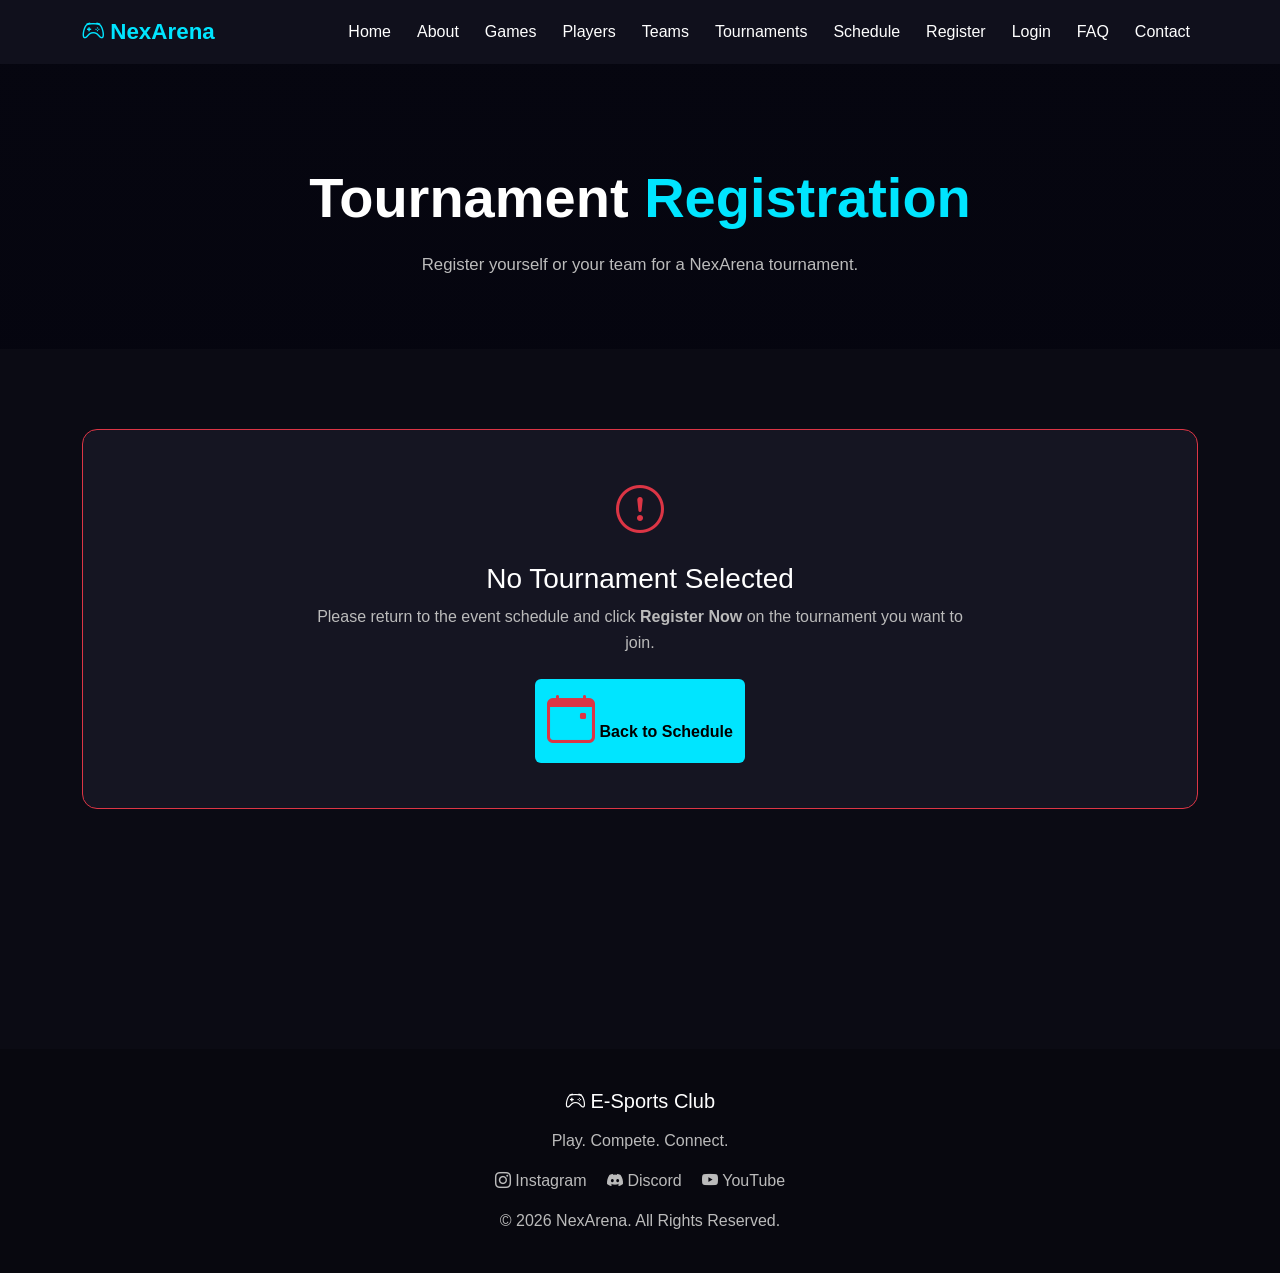
<file: tournament-registration.html>
<!DOCTYPE html>
<html lang="en">

<head>

    <meta charset="UTF-8">

    <meta
        name="viewport"
        content="width=device-width, initial-scale=1.0"
    >

    <title>Tournament Registration | NexArena</title>


    <!-- =========================
         BOOTSTRAP CSS
    ========================= -->

    <link
        href="https://cdn.jsdelivr.net/npm/bootstrap@5.3.3/dist/css/bootstrap.min.css"
        rel="stylesheet"
    >


    <!-- =========================
         BOOTSTRAP ICONS
    ========================= -->

    <link
        rel="stylesheet"
        href="https://cdn.jsdelivr.net/npm/bootstrap-icons@1.11.3/font/bootstrap-icons.min.css"
    >


    <!-- =========================
         SHARED CSS
    ========================= -->

    <link
        rel="stylesheet"
        href="css/style.css"
    >


    <!-- =========================
         PAGE-SPECIFIC CSS
    ========================= -->

    <style>

        /* =========================================
           REGISTRATION SECTION
        ========================================= */

        .registration-section {

            padding: 80px 0;

            background-color: #0b0b14;

            min-height: 70vh;

        }


        /* =========================================
           REGISTRATION CARD
        ========================================= */

        .registration-card {

            background-color: #151522;

            border: 1px solid #29293a;

            border-radius: 15px;

            padding: 35px;

            height: 100%;

            transition: 0.3s;

        }


        .registration-card:hover {

            border-color: #00e5ff;

            box-shadow:
                0 10px 30px
                rgba(0, 229, 255, 0.08);

        }


        /* =========================================
           TOURNAMENT INFO CARD
        ========================================= */

        .registration-info {

            background-color: #151522;

            border: 1px solid #29293a;

            border-radius: 15px;

            padding: 25px;

            height: 100%;

        }


        .registration-info h4 {

            color: #ffffff;

            font-weight: bold;

            margin-bottom: 25px;

        }


        .info-item {

            display: flex;

            align-items: flex-start;

            gap: 12px;

            margin-bottom: 20px;

            line-height: 1.5;

        }


        .info-item i {

            color: #00e5ff;

            font-size: 1.1rem;

            margin-top: 3px;

            min-width: 18px;

        }


        .info-item span {

            color: #bbbbbb;

        }


        /* =========================================
           TOURNAMENT BANNER
        ========================================= */

        .tournament-banner {

            background-color: #11111d;

            border: 1px solid #29293a;

            border-radius: 12px;

            padding: 20px;

            margin-bottom: 30px;

        }


        .tournament-banner .small-title {

            color: #bbbbbb;

            font-size: 0.8rem;

            font-weight: 600;

            letter-spacing: 0.5px;

            margin-bottom: 5px;

        }


        .tournament-banner h3 {

            color: #00e5ff;

            font-weight: bold;

            margin-bottom: 8px;

        }


        .tournament-banner p {

            color: #bbbbbb;

            margin-bottom: 0;

        }


        /* =========================================
           FORM
        ========================================= */

        .registration-card .form-label {

            color: #dddddd;

            font-weight: 600;

            margin-bottom: 8px;

        }


        .registration-card .form-control,
        .registration-card .form-select {

            background-color: #0f0f19;

            color: #ffffff;

            border: 1px solid #3a3a4c;

            min-height: 48px;

            border-radius: 8px;

        }


        .registration-card .form-control::placeholder {

            color: #77778a;

        }


        .registration-card .form-control:focus,
        .registration-card .form-select:focus {

            background-color: #0f0f19;

            color: #ffffff;

            border-color: #00e5ff;

            box-shadow:
                0 0 0 0.2rem
                rgba(0, 229, 255, 0.15);

        }


        .registration-card .form-control[readonly] {

            background-color: #11111d;

            color: #00e5ff;

            border-color: #29293a;

            opacity: 1;

            cursor: not-allowed;

        }


        .registration-card .form-select option {

            background-color: #0f0f19;

            color: #ffffff;

        }


        .registration-card textarea.form-control {

            min-height: 120px;

        }


        /* =========================================
           REQUIRED FIELD
        ========================================= */

        .required-star {

            color: #00e5ff;

        }


        /* =========================================
           INFO NOTE
        ========================================= */

        .registration-note {

            border-left: 3px solid #00e5ff;

            padding-left: 15px;

            color: #bbbbbb;

            line-height: 1.6;

        }


        /* =========================================
           NO TOURNAMENT SELECTED
        ========================================= */

        .selection-error {

            background-color: #151522;

            border: 1px solid #dc3545;

            border-radius: 15px;

            padding: 45px;

            text-align: center;

        }


        .selection-error i {

            color: #dc3545;

            font-size: 3rem;

        }


        .selection-error h3 {

            color: #ffffff;

            margin-top: 15px;

        }


        .selection-error p {

            color: #bbbbbb;

            max-width: 650px;

            margin:
                0 auto;

            line-height: 1.6;

        }


        /* =========================================
           SUCCESS MESSAGE
        ========================================= */

        .success-message {

            display: none;

            background-color: #151522;

            border: 1px solid #198754;

            border-radius: 15px;

            padding: 45px;

            text-align: center;

        }


        .success-message i {

            font-size: 3.5rem;

            color: #00e5ff;

        }


        .success-message h3 {

            color: #ffffff;

            margin-top: 15px;

        }


        .success-message p {

            color: #bbbbbb;

            line-height: 1.6;

        }


        /* =========================================
           MOBILE
        ========================================= */

        @media (max-width: 768px) {

            .registration-section {

                padding: 60px 0;

            }


            .registration-card {

                padding: 25px;

            }


            .registration-info {

                padding: 20px;

            }


            .selection-error {

                padding: 30px 20px;

            }


            .success-message {

                padding: 30px 20px;

            }

        }

    </style>

</head>


<body>


<!-- =========================
     NAVIGATION BAR
========================= -->

<nav class="navbar navbar-expand-lg navbar-dark sticky-top">

    <div class="container">


        <!-- BRAND -->

        <a
            class="navbar-brand"
            href="index.html"
        >

            <i class="bi bi-controller"></i>

            NexArena

        </a>


        <!-- MOBILE MENU BUTTON -->

        <button
            class="navbar-toggler"
            type="button"
            data-bs-toggle="collapse"
            data-bs-target="#mainNavbar"
            aria-controls="mainNavbar"
            aria-expanded="false"
            aria-label="Toggle navigation"
        >

            <span class="navbar-toggler-icon"></span>

        </button>


        <!-- NAVIGATION -->

        <div
            class="collapse navbar-collapse"
            id="mainNavbar"
        >

            <ul class="navbar-nav ms-auto">

                    <li class="nav-item">
                        <a class="nav-link" href="index.html">
                            Home
                        </a>
                    </li>

                    <li class="nav-item">
                        <a class="nav-link" href="about.html">
                            About
                        </a>
                    </li>

                    <li class="nav-item">
                        <a class="nav-link" href="games.html">
                            Games
                        </a>
                    </li>

                    <li class="nav-item">
                        <a class="nav-link" href="players.html">
                            Players
                        </a>
                    </li>

                    <li class="nav-item">
                        <a class="nav-link" href="teams.html">
                            Teams
                        </a>
                    </li>

                    <li class="nav-item">
                        <a class="nav-link" href="tournaments.html">
                            Tournaments
                        </a>
                    </li>

                    <li class="nav-item">
                        <a class="nav-link" href="schedule.html">
                            Schedule
                        </a>
                    </li>

                    <li class="nav-item">
                        <a class="nav-link" href="registration.html">
                            Register
                        </a>
                    </li>

                    <li class="nav-item">
                        <a class="nav-link" href="login.html">
                            Login
                        </a>
                    </li>

                    <li class="nav-item">
                        <a class="nav-link" href="faq.html">
                            FAQ
                        </a>
                    </li>

                    <li class="nav-item">
                        <a class="nav-link" href="contact.html">
                            Contact
                        </a>
                    </li>

                </ul>
        </div>

    </div>

</nav>



<!-- =========================
     PAGE HEADER
========================= -->

<section class="schedule-header">

    <div class="container text-center">


        <h1>

            Tournament <span>Registration</span>

        </h1>


        <p>

            Register yourself or your team
            for a NexArena tournament.

        </p>


    </div>

</section>



<!-- =========================
     REGISTRATION SECTION
========================= -->

<section class="registration-section">

    <div class="container">


        <!-- =========================
             ERROR MESSAGE
        ========================= -->

        <div
            id="selectionError"
            class="selection-error"
            style="display: none;"
        >

            <i class="bi bi-exclamation-circle"></i>


            <h3>
                No Tournament Selected
            </h3>


            <p>

                Please return to the event schedule
                and click <strong>Register Now</strong>
                on the tournament you want to join.

            </p>


            <a
                href="schedule.html"
                class="btn btn-main mt-4"
            >

                <i class="bi bi-calendar-event"></i>

                Back to Schedule

            </a>

        </div>



        <!-- =========================
             MAIN REGISTRATION CONTENT
        ========================= -->

        <div
            id="registrationContent"
            class="row g-4"
        >


            <!-- =========================
                 LEFT: TOURNAMENT INFO
            ========================= -->

            <div class="col-lg-4">


                <div class="registration-info">


                    <h4>

                        <i
                            class="bi bi-trophy"
                            style="color:#00e5ff;"
                        ></i>

                        Tournament Info

                    </h4>


                    <!-- DATE -->

                    <div class="info-item">

                        <i
                            class="bi bi-calendar-event"
                        ></i>

                        <span id="displayDate">
                            Loading...
                        </span>

                    </div>


                    <!-- GAME -->

                    <div class="info-item">

                        <i
                            class="bi bi-controller"
                        ></i>

                        <span id="displayGame">
                            Loading...
                        </span>

                    </div>


                    <!-- TIME -->

                    <div class="info-item">

                        <i
                            class="bi bi-clock"
                        ></i>

                        <span id="displayTime">
                            Loading...
                        </span>

                    </div>


                    <!-- VENUE -->

                    <div class="info-item">

                        <i
                            class="bi bi-geo-alt"
                        ></i>

                        <span id="displayVenue">
                            Loading...
                        </span>

                    </div>


                    <hr
                        style="
                            border-color:#29293a;
                        "
                    >


                    <p class="registration-note">

                        Please make sure all information
                        entered in the registration form
                        is correct.

                        Tournament participants may be
                        contacted by the NexArena organisers
                        for further details.

                    </p>


                </div>

            </div>



            <!-- =========================
                 RIGHT: REGISTRATION FORM
            ========================= -->

            <div class="col-lg-8">


                <!-- REGISTRATION CARD -->

                <div
                    class="registration-card"
                    id="registrationCard"
                >


                    <!-- SELECTED TOURNAMENT -->

                    <div class="tournament-banner">


                        <div class="small-title">

                            REGISTERING FOR

                        </div>


                        <h3
                            id="tournamentName"
                        >

                            Loading tournament...

                        </h3>


                        <p>

                            Complete the form below
                            to submit your registration.

                        </p>


                    </div>



                    <!-- =========================
                         FORM
                    ========================= -->

                    <form
                        id="tournamentForm"
                        novalidate
                    >


                        <div class="row g-4">


                            <!-- =========================
                                 FULL NAME
                            ========================= -->

                            <div class="col-md-6">

                                <label
                                    for="fullName"
                                    class="form-label"
                                >

                                    Full Name

                                    <span
                                        class="required-star"
                                    >
                                        *
                                    </span>

                                </label>


                                <input
                                    type="text"
                                    id="fullName"
                                    class="form-control"
                                    placeholder="Enter your full name"
                                    required
                                >

                            </div>



                            <!-- =========================
                                 EMAIL
                            ========================= -->

                            <div class="col-md-6">

                                <label
                                    for="email"
                                    class="form-label"
                                >

                                    Email Address

                                    <span
                                        class="required-star"
                                    >
                                        *
                                    </span>

                                </label>


                                <input
                                    type="email"
                                    id="email"
                                    class="form-control"
                                    placeholder="Enter your email"
                                    required
                                >

                            </div>



                            <!-- =========================
                                 PHONE
                            ========================= -->

                            <div class="col-md-6">

                                <label
                                    for="phone"
                                    class="form-label"
                                >

                                    Phone Number

                                    <span
                                        class="required-star"
                                    >
                                        *
                                    </span>

                                </label>


                                <input
                                    type="tel"
                                    id="phone"
                                    class="form-control"
                                    placeholder="Enter your phone number"
                                    required
                                >

                            </div>



                            <!-- =========================
                                 GAMER TAG
                            ========================= -->

                            <div class="col-md-6">

                                <label
                                    for="gamerTag"
                                    class="form-label"
                                >

                                    Gamer Tag

                                    <span
                                        class="required-star"
                                    >
                                        *
                                    </span>

                                </label>


                                <input
                                    type="text"
                                    id="gamerTag"
                                    class="form-control"
                                    placeholder="Enter your gamer tag"
                                    required
                                >

                            </div>



                            <!-- =========================
                                 TEAM NAME
                            ========================= -->

                            <div class="col-md-6">

                                <label
                                    for="teamName"
                                    class="form-label"
                                >

                                    Team Name

                                </label>


                                <input
                                    type="text"
                                    id="teamName"
                                    class="form-control"
                                    placeholder="Enter your team name"
                                >

                            </div>



                            <!-- =========================
                                 PLAYER COUNT
                            ========================= -->

                            <div class="col-md-6">

                                <label
                                    for="playerCount"
                                    class="form-label"
                                >

                                    Number of Players

                                    <span
                                        class="required-star"
                                    >
                                        *
                                    </span>

                                </label>


                                <select
                                    id="playerCount"
                                    class="form-select"
                                    required
                                >

                                    <option value="">
                                        Select Number
                                    </option>

                                    <option value="1">
                                        1 Player
                                    </option>

                                    <option value="2">
                                        2 Players
                                    </option>

                                    <option value="3">
                                        3 Players
                                    </option>

                                    <option value="4">
                                        4 Players
                                    </option>

                                    <option value="5">
                                        5 Players
                                    </option>

                                </select>

                            </div>



                            <!-- =========================
                                 GAME
                            ========================= -->

                            <div class="col-md-6">

                                <label
                                    for="selectedGame"
                                    class="form-label"
                                >

                                    Game

                                </label>


                                <input
                                    type="text"
                                    id="selectedGame"
                                    class="form-control"
                                    readonly
                                >

                            </div>



                            <!-- =========================
                                 EXPERIENCE
                            ========================= -->

                            <div class="col-md-6">

                                <label
                                    for="experience"
                                    class="form-label"
                                >

                                    Competitive Experience

                                    <span
                                        class="required-star"
                                    >
                                        *
                                    </span>

                                </label>


                                <select
                                    id="experience"
                                    class="form-select"
                                    required
                                >

                                    <option value="">
                                        Select Experience
                                    </option>

                                    <option value="Beginner">
                                        Beginner
                                    </option>

                                    <option value="Intermediate">
                                        Intermediate
                                    </option>

                                    <option value="Advanced">
                                        Advanced
                                    </option>

                                    <option value="Professional">
                                        Professional
                                    </option>

                                </select>

                            </div>



                            <!-- =========================
                                 ADDITIONAL NOTES
                            ========================= -->

                            <div class="col-12">

                                <label
                                    for="notes"
                                    class="form-label"
                                >

                                    Additional Notes

                                </label>


                                <textarea
                                    id="notes"
                                    class="form-control"
                                    placeholder="Tell us anything the organisers should know..."
                                ></textarea>

                            </div>



                            <!-- =========================
                                 TERMS
                            ========================= -->

                            <div class="col-12">

                                <div class="form-check">


                                    <input
                                        class="form-check-input"
                                        type="checkbox"
                                        id="terms"
                                        required
                                    >


                                    <label
                                        class="form-check-label"
                                        for="terms"
                                        style="color:#bbbbbb;"
                                    >

                                        I confirm that the
                                        information provided
                                        is correct and I agree
                                        to follow the tournament
                                        rules.

                                        <span
                                            class="required-star"
                                        >
                                            *
                                        </span>

                                    </label>


                                </div>

                            </div>



                            <!-- =========================
                                 SUBMIT
                            ========================= -->

                            <div class="col-12">

                                <button
                                    type="submit"
                                    class="btn btn-main btn-lg w-100"
                                    id="submitButton"
                                >

                                    <i
                                        class="bi bi-check-circle"
                                    ></i>

                                    Submit Tournament Registration

                                </button>

                            </div>


                        </div>

                    </form>


                </div>



                <!-- =========================
                     SUCCESS MESSAGE
                ========================= -->

                <div
                    id="successMessage"
                    class="success-message"
                >


                    <i
                        class="bi bi-check-circle-fill"
                    ></i>


                    <h3>
                        Registration Successful!
                    </h3>


                    <p>

                        Your registration for

                        <strong
                            id="successTournament"
                            style="color:#00e5ff;"
                        ></strong>

                        has been submitted successfully.

                    </p>


                    <p>

                        Your tournament registration
                        has been saved.

                    </p>


                    <a
                        href="schedule.html"
                        class="btn btn-main mt-3"
                    >

                        <i
                            class="bi bi-calendar-event"
                        ></i>

                        Back to Schedule

                    </a>


                </div>


            </div>


        </div>

    </div>

</section>



<!-- =========================
     FOOTER
========================= -->

<footer>

    <div class="container text-center">


        <h5 class="text-white">

            <i class="bi bi-controller"></i>

            E-Sports Club

        </h5>


        <p class="mt-3">

            Play. Compete. Connect.

        </p>


        <div class="mb-3">


            <a href="#">

                <i class="bi bi-instagram"></i>

                Instagram

            </a>


            <a href="#">

                <i class="bi bi-discord"></i>

                Discord

            </a>


            <a href="#">

                <i class="bi bi-youtube"></i>

                YouTube

            </a>


        </div>


        <p class="mb-0">

            &copy; 2026 NexArena.
            All Rights Reserved.

        </p>


    </div>

</footer>



<!-- =========================
     BOOTSTRAP JS
========================= -->

<script
    src="https://cdn.jsdelivr.net/npm/bootstrap@5.3.3/dist/js/bootstrap.bundle.min.js"
></script>



<!-- =========================
     TOURNAMENT REGISTRATION JS
========================= -->

<script>


    /* =========================================
       TOURNAMENT DATA
    ========================================= */

    const tournaments = {


        /* =====================================
           OCTOBER 02
           ROCKET LEAGUE
        ====================================== */

        "rocket-turbo": {

            name:
                "Rocket League: Turbo Rush",

            game:
                "Rocket League",

            date:
                "October 2, 2026",

            time:
                "3:00 PM – 6:00 PM",

            venue:
                "Online"

        },


        /* =====================================
           OCTOBER 20
           VALORANT
        ====================================== */

        "valorant-neon": {

            name:
                "Valorant: Neon Ascension",

            game:
                "Valorant",

            date:
                "October 20, 2026",

            time:
                "2:00 PM – 6:00 PM",

            venue:
                "Main Arena"

        },


        /* =====================================
           OCTOBER 22
           CS2
        ====================================== */

        "cs2-lockdown": {

            name:
                "CS2: Tactical Lockdown",

            game:
                "Counter-Strike 2",

            date:
                "October 22, 2026",

            time:
                "2:00 PM – 6:00 PM",

            venue:
                "Main Arena"

        },


        /* =====================================
           OCTOBER 24
           PUBG
        ====================================== */

        "pubg-last-squad": {

            name:
                "PUBG: Last Squad Standing",

            game:
                "PUBG",

            date:
                "October 24, 2026",

            time:
                "3:00 PM – 7:00 PM",

            venue:
                "Online"

        },


        /* =====================================
           OCTOBER 26
           HONOR OF KINGS
        ====================================== */

        "hok-rise": {

            name:
                "Honor of Kings: Rise of Champions",

            game:
                "Honor of Kings",

            date:
                "October 26, 2026",

            time:
                "2:00 PM – 6:00 PM",

            venue:
                "Online"

        },


        /* =====================================
           OCTOBER 28
           DOTA 2
        ====================================== */

        "dota2-throne": {

            name:
                "DOTA 2: Battle for the Throne",

            game:
                "DOTA 2",

            date:
                "October 28, 2026",

            time:
                "2:00 PM – 7:00 PM",

            venue:
                "Online"

        },


        /* =====================================
           OCTOBER 30
           EA SPORTS FC
        ====================================== */

        "fc-road": {

            name:
                "EA FC: Road to Glory",

            game:
                "EA Sports FC",

            date:
                "October 30, 2026",

            time:
                "3:00 PM – 5:00 PM",

            venue:
                "Main Arena"

        },


        /* =====================================
           NOVEMBER 02
           VALORANT
        ====================================== */

        "valo-neon-rush": {

            name:
                "Valo Night: Neon Rush",

            game:
                "Valorant",

            date:
                "November 2, 2026",

            time:
                "7:00 PM – 11:00 PM",

            venue:
                "Gaming Lab"

        },


        /* =====================================
           NOVEMBER 08
           CS2
        ====================================== */

        "cs2-clutch": {

            name:
                "CS2: Clutch Protocol",

            game:
                "Counter-Strike 2",

            date:
                "November 8, 2026",

            time:
                "2:00 PM – 7:00 PM",

            venue:
                "Main Arena"

        },


        /* =====================================
           NOVEMBER 14
           PUBG
        ====================================== */

        "pubg-survival": {

            name:
                "PUBG: Survival Protocol",

            game:
                "PUBG",

            date:
                "November 14, 2026",

            time:
                "3:00 PM – 8:00 PM",

            venue:
                "Online"

        },


        /* =====================================
           NOVEMBER 21
           ALL STAR NIGHT
        ====================================== */

        "all-star-night": {

            name:
                "NexArena All-Star Night",

            game:
                "Various Games",

            date:
                "November 21, 2026",

            time:
                "6:00 PM – 10:00 PM",

            venue:
                "Main Arena"

        },


        /* =====================================
           NOVEMBER 29
           FINAL STRIKE
        ====================================== */

        "final-strike": {

            name:
                "NexArena: Final Strike",

            game:
                "Various Games",

            date:
                "November 29, 2026",

            time:
                "2:00 PM – 8:00 PM",

            venue:
                "Main Arena"

        }

    };



    /* =========================================
       READ EVENT FROM URL
    ========================================= */

    const urlParams =
        new URLSearchParams(
            window.location.search
        );


    const eventId =
        urlParams.get("event");


    /* =========================================
       FIND SELECTED TOURNAMENT
    ========================================= */

    const selectedTournament =
        tournaments[eventId];



    /* =========================================
       GET PAGE ELEMENTS
    ========================================= */

    const selectionError =
        document.getElementById(
            "selectionError"
        );


    const registrationContent =
        document.getElementById(
            "registrationContent"
        );


    const registrationCard =
        document.getElementById(
            "registrationCard"
        );


    const successMessage =
        document.getElementById(
            "successMessage"
        );


    const tournamentForm =
        document.getElementById(
            "tournamentForm"
        );



    /* =========================================
       LOAD SELECTED TOURNAMENT
    ========================================= */

    function loadTournament() {


        /* ================================
           NO TOURNAMENT
        ================================= */

        if (!selectedTournament) {


            registrationContent.style.display =
                "none";


            selectionError.style.display =
                "block";


            return;

        }


        /* ================================
           SHOW REGISTRATION
        ================================= */

        selectionError.style.display =
            "none";


        registrationContent.style.display =
            "";


        /* ================================
           TOURNAMENT NAME
        ================================= */

        document.getElementById(
            "tournamentName"
        ).textContent =
            selectedTournament.name;


        /* ================================
           DATE
        ================================= */

        document.getElementById(
            "displayDate"
        ).textContent =
            selectedTournament.date;


        /* ================================
           GAME
        ================================= */

        document.getElementById(
            "displayGame"
        ).textContent =
            selectedTournament.game;


        /* ================================
           TIME
        ================================= */

        document.getElementById(
            "displayTime"
        ).textContent =
            selectedTournament.time;


        /* ================================
           VENUE
        ================================= */

        document.getElementById(
            "displayVenue"
        ).textContent =
            selectedTournament.venue;


        /* ================================
           READ-ONLY GAME FIELD
        ================================= */

        document.getElementById(
            "selectedGame"
        ).value =
            selectedTournament.game;


        /* ================================
           PLAYER COUNT
        ================================= */

        setupPlayerCount(
            selectedTournament.game
        );

    }



    /* =========================================
       SET PLAYER COUNT OPTIONS
    ========================================= */

    function setupPlayerCount(game) {


        const playerCount =
            document.getElementById(
                "playerCount"
            );


        /*
            EA SPORTS FC IS SOLO
        */

        if (
            game === "EA Sports FC"
        ) {

            playerCount.innerHTML = `

                <option value="1">
                    1 Player
                </option>

            `;


            return;

        }


        /*
            NORMAL TEAM OPTIONS
        */

        playerCount.innerHTML = `

            <option value="">
                Select Number
            </option>

            <option value="1">
                1 Player
            </option>

            <option value="2">
                2 Players
            </option>

            <option value="3">
                3 Players
            </option>

            <option value="4">
                4 Players
            </option>

            <option value="5">
                5 Players
            </option>

        `;

    }



    /* =========================================
       FORM SUBMISSION
    ========================================= */

    tournamentForm.addEventListener(
        "submit",
        function(event) {

            event.preventDefault();


            /* ==============================
               SAFETY CHECK
            ============================== */

            if (!selectedTournament) {

                alert(
                    "No tournament has been selected. Please return to the schedule."
                );

                window.location.href =
                    "schedule.html";

                return;

            }


            /* ==============================
               HTML FORM VALIDATION
            ============================== */

            if (
                !tournamentForm.checkValidity()
            ) {

                tournamentForm.reportValidity();

                return;

            }


            /* ==============================
               GET FORM VALUES
            ============================== */

            const registration = {

                tournamentId:
                    eventId,

                tournamentName:
                    selectedTournament.name,

                game:
                    selectedTournament.game,

                eventDate:
                    selectedTournament.date,

                eventTime:
                    selectedTournament.time,

                eventVenue:
                    selectedTournament.venue,

                fullName:
                    document.getElementById(
                        "fullName"
                    ).value.trim(),

                email:
                    document.getElementById(
                        "email"
                    ).value.trim(),

                phone:
                    document.getElementById(
                        "phone"
                    ).value.trim(),

                gamerTag:
                    document.getElementById(
                        "gamerTag"
                    ).value.trim(),

                teamName:
                    document.getElementById(
                        "teamName"
                    ).value.trim(),

                playerCount:
                    document.getElementById(
                        "playerCount"
                    ).value,

                experience:
                    document.getElementById(
                        "experience"
                    ).value,

                notes:
                    document.getElementById(
                        "notes"
                    ).value.trim(),

                registeredAt:
                    new Date().toISOString()

            };


            /* ==============================
               GET OLD REGISTRATIONS
            ============================== */

            let registrations = [];


            try {

                registrations =
                    JSON.parse(
                        localStorage.getItem(
                            "nexArenaTournamentRegistrations"
                        )
                    ) || [];

            }

            catch (error) {

                registrations = [];

            }


            /* ==============================
               SAVE NEW REGISTRATION
            ============================== */

            registrations.push(
                registration
            );


            localStorage.setItem(

                "nexArenaTournamentRegistrations",

                JSON.stringify(
                    registrations
                )

            );


            /* ==============================
               SHOW SUCCESS
            ============================== */

            registrationCard.style.display =
                "none";


            successMessage.style.display =
                "block";


            document.getElementById(
                "successTournament"
            ).textContent =
                selectedTournament.name;


            /* ==============================
               SCROLL TO SUCCESS
            ============================== */

            successMessage.scrollIntoView({

                behavior: "smooth",

                block: "center"

            });

        }
    );



    /* =========================================
       START PAGE
    ========================================= */

    loadTournament();


</script>


</body>

</html>
</file>
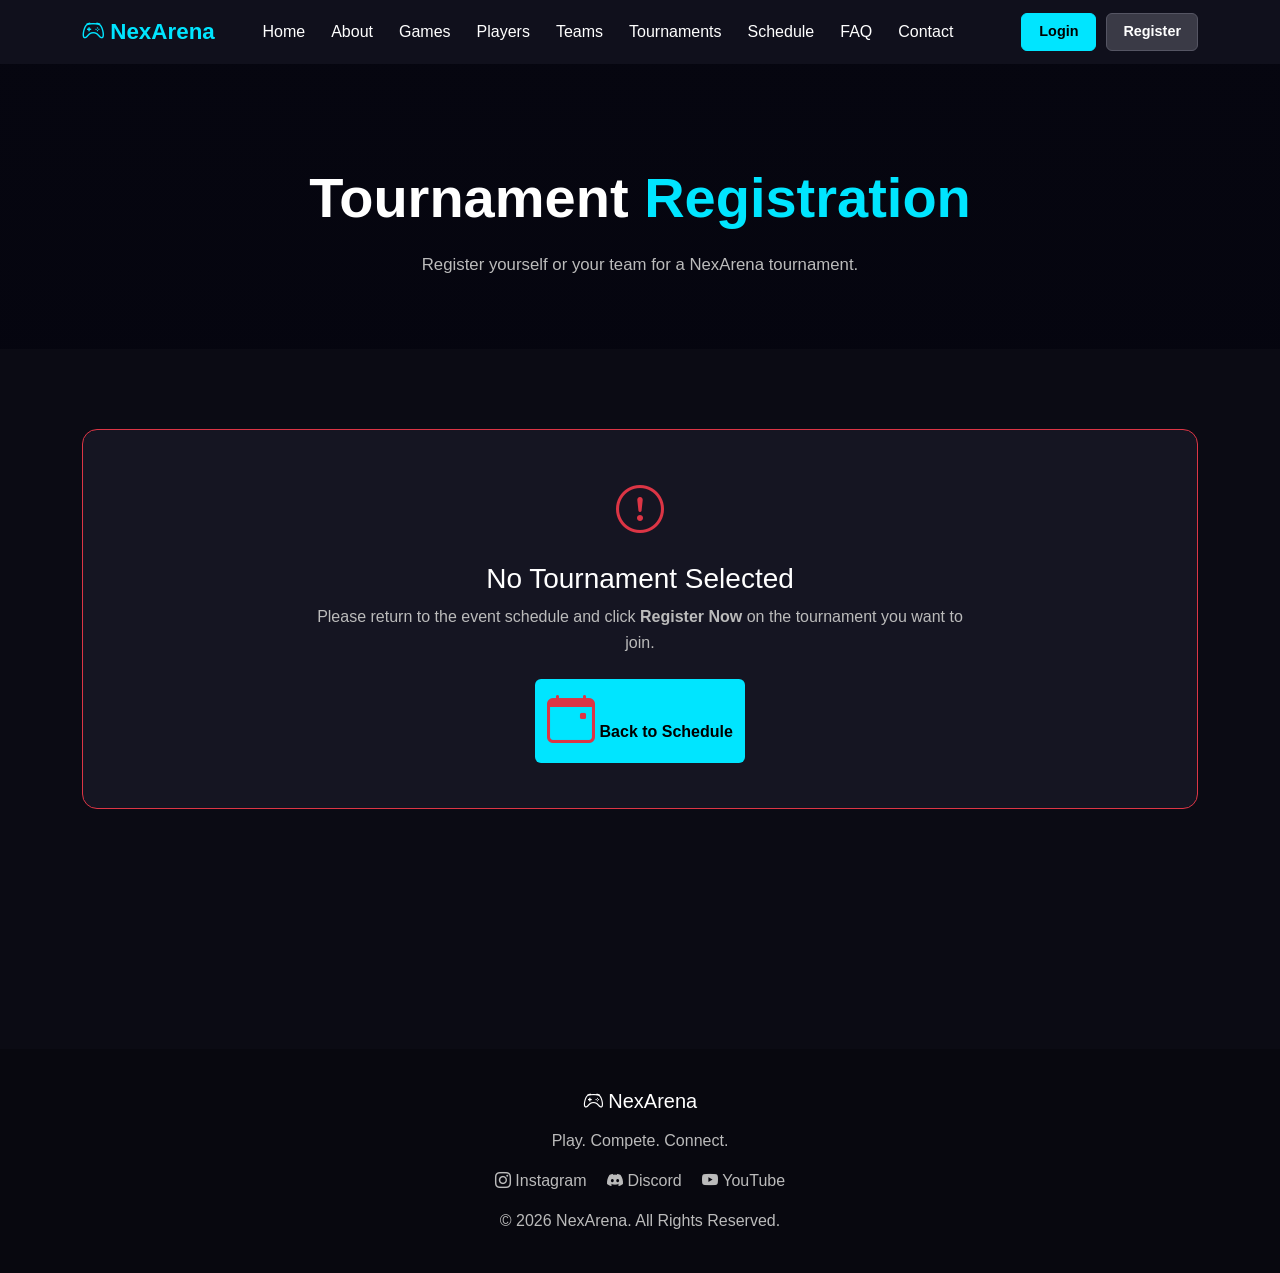
<file: tournamentRegistration.html>
<!DOCTYPE html>
<html lang="en">

<head>

    <meta charset="UTF-8">

    <meta name="viewport" content="width=device-width, initial-scale=1.0">

    <title>Tournament Registration | NexArena</title>


    <!-- =========================
         BOOTSTRAP CSS
    ========================= -->

    <link href="https://cdn.jsdelivr.net/npm/bootstrap@5.3.3/dist/css/bootstrap.min.css" rel="stylesheet">


    <!-- =========================
         BOOTSTRAP ICONS
    ========================= -->

    <link rel="stylesheet" href="https://cdn.jsdelivr.net/npm/bootstrap-icons@1.11.3/font/bootstrap-icons.min.css">


    <!-- =========================
         SHARED CSS
    ========================= -->

    <link rel="stylesheet" href="css/style.css">


    <!-- =========================
         PAGE-SPECIFIC CSS
    ========================= -->

    <style>
        /* =========================================
           REGISTRATION SECTION
        ========================================= */

        .registration-section {

            padding: 80px 0;

            background-color: #0b0b14;

            min-height: 70vh;

        }


        /* =========================================
           REGISTRATION CARD
        ========================================= */

        .registration-card {

            background-color: #151522;

            border: 1px solid #29293a;

            border-radius: 15px;

            padding: 35px;

            height: 100%;

            transition: 0.3s;

        }


        .registration-card:hover {

            border-color: #00e5ff;

            box-shadow:
                0 10px 30px rgba(0, 229, 255, 0.08);

        }


        /* =========================================
           TOURNAMENT INFO CARD
        ========================================= */

        .registration-info {

            background-color: #151522;

            border: 1px solid #29293a;

            border-radius: 15px;

            padding: 25px;

            height: 100%;

        }


        .registration-info h4 {

            color: #ffffff;

            font-weight: bold;

            margin-bottom: 25px;

        }


        .info-item {

            display: flex;

            align-items: flex-start;

            gap: 12px;

            margin-bottom: 20px;

            line-height: 1.5;

        }


        .info-item i {

            color: #00e5ff;

            font-size: 1.1rem;

            margin-top: 3px;

            min-width: 18px;

        }


        .info-item span {

            color: #bbbbbb;

        }


        /* =========================================
           TOURNAMENT BANNER
        ========================================= */

        .tournament-banner {

            background-color: #11111d;

            border: 1px solid #29293a;

            border-radius: 12px;

            padding: 20px;

            margin-bottom: 30px;

        }


        .tournament-banner .small-title {

            color: #bbbbbb;

            font-size: 0.8rem;

            font-weight: 600;

            letter-spacing: 0.5px;

            margin-bottom: 5px;

        }


        .tournament-banner h3 {

            color: #00e5ff;

            font-weight: bold;

            margin-bottom: 8px;

        }


        .tournament-banner p {

            color: #bbbbbb;

            margin-bottom: 0;

        }


        /* =========================================
           FORM
        ========================================= */

        .registration-card .form-label {

            color: #dddddd;

            font-weight: 600;

            margin-bottom: 8px;

        }


        .registration-card .form-control,
        .registration-card .form-select {

            background-color: #0f0f19;

            color: #ffffff;

            border: 1px solid #3a3a4c;

            min-height: 48px;

            border-radius: 8px;

        }


        .registration-card .form-control::placeholder {

            color: #77778a;

        }


        .registration-card .form-control:focus,
        .registration-card .form-select:focus {

            background-color: #0f0f19;

            color: #ffffff;

            border-color: #00e5ff;

            box-shadow:
                0 0 0 0.2rem rgba(0, 229, 255, 0.15);

        }


        .registration-card .form-control[readonly] {

            background-color: #11111d;

            color: #00e5ff;

            border-color: #29293a;

            opacity: 1;

            cursor: not-allowed;

        }


        .registration-card .form-select option {

            background-color: #0f0f19;

            color: #ffffff;

        }


        .registration-card textarea.form-control {

            min-height: 120px;

        }


        /* =========================================
           REQUIRED FIELD
        ========================================= */

        .required-star {

            color: #00e5ff;

        }


        /* =========================================
           INFO NOTE
        ========================================= */

        .registration-note {

            border-left: 3px solid #00e5ff;

            padding-left: 15px;

            color: #bbbbbb;

            line-height: 1.6;

        }


        /* =========================================
           NO TOURNAMENT SELECTED
        ========================================= */

        .selection-error {

            background-color: #151522;

            border: 1px solid #dc3545;

            border-radius: 15px;

            padding: 45px;

            text-align: center;

        }


        .selection-error i {

            color: #dc3545;

            font-size: 3rem;

        }


        .selection-error h3 {

            color: #ffffff;

            margin-top: 15px;

        }


        .selection-error p {

            color: #bbbbbb;

            max-width: 650px;

            margin:
                0 auto;

            line-height: 1.6;

        }


        /* =========================================
           SUCCESS MESSAGE
        ========================================= */

        .success-message {

            display: none;

            background-color: #151522;

            border: 1px solid #198754;

            border-radius: 15px;

            padding: 45px;

            text-align: center;

        }


        .success-message i {

            font-size: 3.5rem;

            color: #00e5ff;

        }


        .success-message h3 {

            color: #ffffff;

            margin-top: 15px;

        }


        .success-message p {

            color: #bbbbbb;

            line-height: 1.6;

        }


        /* =========================================
           MOBILE
        ========================================= */

        @media (max-width: 768px) {

            .registration-section {

                padding: 60px 0;

            }


            .registration-card {

                padding: 25px;

            }


            .registration-info {

                padding: 20px;

            }


            .selection-error {

                padding: 30px 20px;

            }


            .success-message {

                padding: 30px 20px;

            }

        }
    </style>

</head>


<body>


    <!-- =========================
     NAVIGATION BAR
========================= -->

    <nav class="navbar navbar-expand-lg navbar-dark sticky-top">

        <div class="container">


            <!-- BRAND -->

            <a class="navbar-brand" href="index.html">

                <i class="bi bi-controller"></i>

                NexArena

            </a>


            <!-- MOBILE MENU BUTTON -->

            <button class="navbar-toggler" type="button" data-bs-toggle="collapse" data-bs-target="#mainNavbar"
                aria-controls="mainNavbar" aria-expanded="false" aria-label="Toggle navigation">

                <span class="navbar-toggler-icon"></span>

            </button>


            <!-- NAVIGATION -->

            <div class="collapse navbar-collapse" id="mainNavbar">

                <ul class="navbar-nav ms-auto">

                    <li class="nav-item">
                        <a class="nav-link" href="index.html">
                            Home
                        </a>
                    </li>

                    <li class="nav-item">
                        <a class="nav-link" href="about.html">
                            About
                        </a>
                    </li>

                    <li class="nav-item">
                        <a class="nav-link" href="games.html">
                            Games
                        </a>
                    </li>

                    <li class="nav-item">
                        <a class="nav-link" href="players.html">
                            Players
                        </a>
                    </li>

                    <li class="nav-item">
                        <a class="nav-link" href="teams.html">
                            Teams
                        </a>
                    </li>

                    <li class="nav-item">
                        <a class="nav-link" href="tournaments.html">
                            Tournaments
                        </a>
                    </li>

                    <li class="nav-item">
                        <a class="nav-link" href="schedule.html">
                            Schedule
                        </a>
                    </li>

                    <li class="nav-item">
                        <a class="nav-link" href="faq.html">
                            FAQ
                        </a>
                    </li>

                    <li class="nav-item">
                        <a class="nav-link" href="contact.html">
                            Contact
                        </a>
                    </li>

                </ul>
                <div class="nav-auth">

                    <a href="login.html" class="nav-login">
                        Login
                    </a>

                    <a href="registration.html" class="nav-register">
                        Register
                    </a>

                </div>
            </div>

        </div>

    </nav>



    <!-- =========================
     PAGE HEADER
========================= -->

    <section class="schedule-header">

        <div class="container text-center">


            <h1>

                Tournament <span>Registration</span>

            </h1>


            <p>

                Register yourself or your team
                for a NexArena tournament.

            </p>


        </div>

    </section>



    <!-- =========================
     REGISTRATION SECTION
========================= -->

    <section class="registration-section">

        <div class="container">


            <!-- =========================
             ERROR MESSAGE
        ========================= -->

            <div id="selectionError" class="selection-error" style="display: none;">

                <i class="bi bi-exclamation-circle"></i>


                <h3>
                    No Tournament Selected
                </h3>


                <p>

                    Please return to the event schedule
                    and click <strong>Register Now</strong>
                    on the tournament you want to join.

                </p>


                <a href="schedule.html" class="btn btn-main mt-4">

                    <i class="bi bi-calendar-event"></i>

                    Back to Schedule

                </a>

            </div>



            <!-- =========================
             MAIN REGISTRATION CONTENT
        ========================= -->

            <div id="registrationContent" class="row g-4">


                <!-- =========================
                 LEFT: TOURNAMENT INFO
            ========================= -->

                <div class="col-lg-4">


                    <div class="registration-info">


                        <h4>

                            <i class="bi bi-trophy" style="color:#00e5ff;"></i>

                            Tournament Info

                        </h4>


                        <!-- DATE -->

                        <div class="info-item">

                            <i class="bi bi-calendar-event"></i>

                            <span id="displayDate">
                                Loading...
                            </span>

                        </div>


                        <!-- GAME -->

                        <div class="info-item">

                            <i class="bi bi-controller"></i>

                            <span id="displayGame">
                                Loading...
                            </span>

                        </div>


                        <!-- TIME -->

                        <div class="info-item">

                            <i class="bi bi-clock"></i>

                            <span id="displayTime">
                                Loading...
                            </span>

                        </div>


                        <!-- VENUE -->

                        <div class="info-item">

                            <i class="bi bi-geo-alt"></i>

                            <span id="displayVenue">
                                Loading...
                            </span>

                        </div>


                        <hr style="
                            border-color:#29293a;
                        ">


                        <p class="registration-note">

                            Please make sure all information
                            entered in the registration form
                            is correct.

                            Tournament participants may be
                            contacted by the NexArena organisers
                            for further details.

                        </p>


                    </div>

                </div>



                <!-- =========================
                 RIGHT: REGISTRATION FORM
            ========================= -->

                <div class="col-lg-8">


                    <!-- REGISTRATION CARD -->

                    <div class="registration-card" id="registrationCard">


                        <!-- SELECTED TOURNAMENT -->

                        <div class="tournament-banner">


                            <div class="small-title">

                                REGISTERING FOR

                            </div>


                            <h3 id="tournamentName">

                                Loading tournament...

                            </h3>


                            <p>

                                Complete the form below
                                to submit your registration.

                            </p>


                        </div>



                        <!-- =========================
                         FORM
                    ========================= -->

                        <form id="tournamentForm" novalidate>


                            <div class="row g-4">


                                <!-- =========================
                                 FULL NAME
                            ========================= -->

                                <div class="col-md-6">

                                    <label for="fullName" class="form-label">

                                        Full Name

                                        <span class="required-star">
                                            *
                                        </span>

                                    </label>


                                    <input type="text" id="fullName" class="form-control"
                                        placeholder="Enter your full name" required>

                                </div>



                                <!-- =========================
                                 EMAIL
                            ========================= -->

                                <div class="col-md-6">

                                    <label for="email" class="form-label">

                                        Email Address

                                        <span class="required-star">
                                            *
                                        </span>

                                    </label>


                                    <input type="email" id="email" class="form-control" placeholder="Enter your email"
                                        required>

                                </div>



                                <!-- =========================
                                 PHONE
                            ========================= -->

                                <div class="col-md-6">

                                    <label for="phone" class="form-label">

                                        Phone Number

                                        <span class="required-star">
                                            *
                                        </span>

                                    </label>


                                    <input type="tel" id="phone" class="form-control"
                                        placeholder="Enter your phone number" required>

                                </div>



                                <!-- =========================
                                 GAMER TAG
                            ========================= -->

                                <div class="col-md-6">

                                    <label for="gamerTag" class="form-label">

                                        Gamer Tag

                                        <span class="required-star">
                                            *
                                        </span>

                                    </label>


                                    <input type="text" id="gamerTag" class="form-control"
                                        placeholder="Enter your gamer tag" required>

                                </div>



                                <!-- =========================
                                 TEAM NAME
                            ========================= -->

                                <div class="col-md-6">

                                    <label for="teamName" class="form-label">

                                        Team Name

                                    </label>


                                    <input type="text" id="teamName" class="form-control"
                                        placeholder="Enter your team name">

                                </div>



                                <!-- =========================
                                 PLAYER COUNT
                            ========================= -->

                                <div class="col-md-6">

                                    <label for="playerCount" class="form-label">

                                        Number of Players

                                        <span class="required-star">
                                            *
                                        </span>

                                    </label>


                                    <select id="playerCount" class="form-select" required>

                                        <option value="">
                                            Select Number
                                        </option>

                                        <option value="1">
                                            1 Player
                                        </option>

                                        <option value="2">
                                            2 Players
                                        </option>

                                        <option value="3">
                                            3 Players
                                        </option>

                                        <option value="4">
                                            4 Players
                                        </option>

                                        <option value="5">
                                            5 Players
                                        </option>

                                    </select>

                                </div>



                                <!-- =========================
                                 GAME
                            ========================= -->

                                <div class="col-md-6">

                                    <label for="selectedGame" class="form-label">

                                        Game

                                    </label>


                                    <input type="text" id="selectedGame" class="form-control" readonly>

                                </div>



                                <!-- =========================
                                 EXPERIENCE
                            ========================= -->

                                <div class="col-md-6">

                                    <label for="experience" class="form-label">

                                        Competitive Experience

                                        <span class="required-star">
                                            *
                                        </span>

                                    </label>


                                    <select id="experience" class="form-select" required>

                                        <option value="">
                                            Select Experience
                                        </option>

                                        <option value="Beginner">
                                            Beginner
                                        </option>

                                        <option value="Intermediate">
                                            Intermediate
                                        </option>

                                        <option value="Advanced">
                                            Advanced
                                        </option>

                                        <option value="Professional">
                                            Professional
                                        </option>

                                    </select>

                                </div>



                                <!-- =========================
                                 ADDITIONAL NOTES
                            ========================= -->

                                <div class="col-12">

                                    <label for="notes" class="form-label">

                                        Additional Notes

                                    </label>


                                    <textarea id="notes" class="form-control"
                                        placeholder="Tell us anything the organisers should know..."></textarea>

                                </div>



                                <!-- =========================
                                 TERMS
                            ========================= -->

                                <div class="col-12">

                                    <div class="form-check">


                                        <input class="form-check-input" type="checkbox" id="terms" required>


                                        <label class="form-check-label" for="terms" style="color:#bbbbbb;">

                                            I confirm that the
                                            information provided
                                            is correct and I agree
                                            to follow the tournament
                                            rules.

                                            <span class="required-star">
                                                *
                                            </span>

                                        </label>


                                    </div>

                                </div>



                                <!-- =========================
                                 SUBMIT
                            ========================= -->

                                <div class="col-12">

                                    <button type="submit" class="btn btn-main btn-lg w-100" id="submitButton">

                                        <i class="bi bi-check-circle"></i>

                                        Submit Tournament Registration

                                    </button>

                                </div>


                            </div>

                        </form>


                    </div>



                    <!-- =========================
                     SUCCESS MESSAGE
                ========================= -->

                    <div id="successMessage" class="success-message">


                        <i class="bi bi-check-circle-fill"></i>


                        <h3>
                            Registration Successful!
                        </h3>


                        <p>

                            Your registration for

                            <strong id="successTournament" style="color:#00e5ff;"></strong>

                            has been submitted successfully.

                        </p>


                        <p>

                            Your tournament registration
                            has been saved.

                        </p>


                        <a href="schedule.html" class="btn btn-main mt-3">

                            <i class="bi bi-calendar-event"></i>

                            Back to Schedule

                        </a>


                    </div>


                </div>


            </div>

        </div>

    </section>



    <!-- =========================
     FOOTER
========================= -->

    <footer>

        <div class="container text-center">

            <h5 class="text-white">

                <i class="bi bi-controller"></i>

                NexArena

            </h5>


            <p class="mt-3">

                Play. Compete. Connect.

            </p>


            <!-- SOCIAL MEDIA LINKS -->

            <div class="mb-3">

                <!-- Instagram -->

                <a href="https://www.instagram.com/" target="_blank" rel="noopener noreferrer">
                    <i class="bi bi-instagram"></i>
                    Instagram
                </a>


                <!-- Discord -->

                <a href="https://discord.com/" target="_blank" rel="noopener noreferrer">
                    <i class="bi bi-discord"></i>
                    Discord
                </a>


                <!-- YouTube -->

                <a href="https://www.youtube.com/" target="_blank" rel="noopener noreferrer">
                    <i class="bi bi-youtube"></i>
                    YouTube
                </a>

            </div>


            <p class="mb-0">

                &copy; 2026 NexArena.
                All Rights Reserved.

            </p>


        </div>

    </footer>



    <!-- =========================
     BOOTSTRAP JS
========================= -->

    <script src="https://cdn.jsdelivr.net/npm/bootstrap@5.3.3/dist/js/bootstrap.bundle.min.js"></script>



    <!-- =========================
     TOURNAMENT REGISTRATION JS
========================= -->

    <script>


        /* =========================================
           TOURNAMENT DATA
        ========================================= */

        const tournaments = {


            /* =====================================
               OCTOBER 02
               ROCKET LEAGUE
            ====================================== */

            "rocket-turbo": {

                name:
                    "Rocket League: Turbo Rush",

                game:
                    "Rocket League",

                date:
                    "October 2, 2026",

                time:
                    "3:00 PM – 6:00 PM",

                venue:
                    "Online"

            },


            /* =====================================
               OCTOBER 20
               VALORANT
            ====================================== */

            "valorant-neon": {

                name:
                    "Valorant: Neon Ascension",

                game:
                    "Valorant",

                date:
                    "October 20, 2026",

                time:
                    "2:00 PM – 6:00 PM",

                venue:
                    "Main Arena"

            },


            /* =====================================
               OCTOBER 22
               CS2
            ====================================== */

            "cs2-lockdown": {

                name:
                    "CS2: Tactical Lockdown",

                game:
                    "Counter-Strike 2",

                date:
                    "October 22, 2026",

                time:
                    "2:00 PM – 6:00 PM",

                venue:
                    "Main Arena"

            },


            /* =====================================
               OCTOBER 24
               PUBG
            ====================================== */

            "pubg-last-squad": {

                name:
                    "PUBG: Last Squad Standing",

                game:
                    "PUBG",

                date:
                    "October 24, 2026",

                time:
                    "3:00 PM – 7:00 PM",

                venue:
                    "Online"

            },


            /* =====================================
               OCTOBER 26
               HONOR OF KINGS
            ====================================== */

            "hok-rise": {

                name:
                    "Honor of Kings: Rise of Champions",

                game:
                    "Honor of Kings",

                date:
                    "October 26, 2026",

                time:
                    "2:00 PM – 6:00 PM",

                venue:
                    "Online"

            },


            /* =====================================
               OCTOBER 28
               DOTA 2
            ====================================== */

            "dota2-throne": {

                name:
                    "DOTA 2: Battle for the Throne",

                game:
                    "DOTA 2",

                date:
                    "October 28, 2026",

                time:
                    "2:00 PM – 7:00 PM",

                venue:
                    "Online"

            },


            /* =====================================
               OCTOBER 30
               EA SPORTS FC
            ====================================== */

            "fc-road": {

                name:
                    "EA FC: Road to Glory",

                game:
                    "EA Sports FC",

                date:
                    "October 30, 2026",

                time:
                    "3:00 PM – 5:00 PM",

                venue:
                    "Main Arena"

            },


            /* =====================================
               NOVEMBER 02
               VALORANT
            ====================================== */

            "valo-neon-rush": {

                name:
                    "Valo Night: Neon Rush",

                game:
                    "Valorant",

                date:
                    "November 2, 2026",

                time:
                    "7:00 PM – 11:00 PM",

                venue:
                    "Gaming Lab"

            },


            /* =====================================
               NOVEMBER 08
               CS2
            ====================================== */

            "cs2-clutch": {

                name:
                    "CS2: Clutch Protocol",

                game:
                    "Counter-Strike 2",

                date:
                    "November 8, 2026",

                time:
                    "2:00 PM – 7:00 PM",

                venue:
                    "Main Arena"

            },


            /* =====================================
               NOVEMBER 14
               PUBG
            ====================================== */

            "pubg-survival": {

                name:
                    "PUBG: Survival Protocol",

                game:
                    "PUBG",

                date:
                    "November 14, 2026",

                time:
                    "3:00 PM – 8:00 PM",

                venue:
                    "Online"

            },


            /* =====================================
               NOVEMBER 21
               ALL STAR NIGHT
            ====================================== */

            "all-star-night": {

                name:
                    "NexArena All-Star Night",

                game:
                    "Various Games",

                date:
                    "November 21, 2026",

                time:
                    "6:00 PM – 10:00 PM",

                venue:
                    "Main Arena"

            },


            /* =====================================
               NOVEMBER 29
               FINAL STRIKE
            ====================================== */

            "final-strike": {

                name:
                    "NexArena: Final Strike",

                game:
                    "Various Games",

                date:
                    "November 29, 2026",

                time:
                    "2:00 PM – 8:00 PM",

                venue:
                    "Main Arena"

            }

        };



        /* =========================================
           READ EVENT FROM URL
        ========================================= */

        const urlParams =
            new URLSearchParams(
                window.location.search
            );


        const eventId =
            urlParams.get("event");


        /* =========================================
           FIND SELECTED TOURNAMENT
        ========================================= */

        const selectedTournament =
            tournaments[eventId];



        /* =========================================
           GET PAGE ELEMENTS
        ========================================= */

        const selectionError =
            document.getElementById(
                "selectionError"
            );


        const registrationContent =
            document.getElementById(
                "registrationContent"
            );


        const registrationCard =
            document.getElementById(
                "registrationCard"
            );


        const successMessage =
            document.getElementById(
                "successMessage"
            );


        const tournamentForm =
            document.getElementById(
                "tournamentForm"
            );



        /* =========================================
           LOAD SELECTED TOURNAMENT
        ========================================= */

        function loadTournament() {


            /* ================================
               NO TOURNAMENT
            ================================= */

            if (!selectedTournament) {


                registrationContent.style.display =
                    "none";


                selectionError.style.display =
                    "block";


                return;

            }


            /* ================================
               SHOW REGISTRATION
            ================================= */

            selectionError.style.display =
                "none";


            registrationContent.style.display =
                "";


            /* ================================
               TOURNAMENT NAME
            ================================= */

            document.getElementById(
                "tournamentName"
            ).textContent =
                selectedTournament.name;


            /* ================================
               DATE
            ================================= */

            document.getElementById(
                "displayDate"
            ).textContent =
                selectedTournament.date;


            /* ================================
               GAME
            ================================= */

            document.getElementById(
                "displayGame"
            ).textContent =
                selectedTournament.game;


            /* ================================
               TIME
            ================================= */

            document.getElementById(
                "displayTime"
            ).textContent =
                selectedTournament.time;


            /* ================================
               VENUE
            ================================= */

            document.getElementById(
                "displayVenue"
            ).textContent =
                selectedTournament.venue;


            /* ================================
               READ-ONLY GAME FIELD
            ================================= */

            document.getElementById(
                "selectedGame"
            ).value =
                selectedTournament.game;


            /* ================================
               PLAYER COUNT
            ================================= */

            setupPlayerCount(
                selectedTournament.game
            );

        }



        /* =========================================
           SET PLAYER COUNT OPTIONS
        ========================================= */

        function setupPlayerCount(game) {


            const playerCount =
                document.getElementById(
                    "playerCount"
                );


            /*
                EA SPORTS FC IS SOLO
            */

            if (
                game === "EA Sports FC"
            ) {

                playerCount.innerHTML = `

                <option value="1">
                    1 Player
                </option>

            `;


                return;

            }


            /*
                NORMAL TEAM OPTIONS
            */

            playerCount.innerHTML = `

            <option value="">
                Select Number
            </option>

            <option value="1">
                1 Player
            </option>

            <option value="2">
                2 Players
            </option>

            <option value="3">
                3 Players
            </option>

            <option value="4">
                4 Players
            </option>

            <option value="5">
                5 Players
            </option>

        `;

        }



        /* =========================================
           FORM SUBMISSION
        ========================================= */

        tournamentForm.addEventListener(
            "submit",
            function (event) {

                event.preventDefault();


                /* ==============================
                   SAFETY CHECK
                ============================== */

                if (!selectedTournament) {

                    alert(
                        "No tournament has been selected. Please return to the schedule."
                    );

                    window.location.href =
                        "schedule.html";

                    return;

                }


                /* ==============================
                   HTML FORM VALIDATION
                ============================== */

                if (
                    !tournamentForm.checkValidity()
                ) {

                    tournamentForm.reportValidity();

                    return;

                }


                /* ==============================
                   GET FORM VALUES
                ============================== */

                const registration = {

                    tournamentId:
                        eventId,

                    tournamentName:
                        selectedTournament.name,

                    game:
                        selectedTournament.game,

                    eventDate:
                        selectedTournament.date,

                    eventTime:
                        selectedTournament.time,

                    eventVenue:
                        selectedTournament.venue,

                    fullName:
                        document.getElementById(
                            "fullName"
                        ).value.trim(),

                    email:
                        document.getElementById(
                            "email"
                        ).value.trim(),

                    phone:
                        document.getElementById(
                            "phone"
                        ).value.trim(),

                    gamerTag:
                        document.getElementById(
                            "gamerTag"
                        ).value.trim(),

                    teamName:
                        document.getElementById(
                            "teamName"
                        ).value.trim(),

                    playerCount:
                        document.getElementById(
                            "playerCount"
                        ).value,

                    experience:
                        document.getElementById(
                            "experience"
                        ).value,

                    notes:
                        document.getElementById(
                            "notes"
                        ).value.trim(),

                    registeredAt:
                        new Date().toISOString()

                };


                /* ==============================
                   GET OLD REGISTRATIONS
                ============================== */

                let registrations = [];


                try {

                    registrations =
                        JSON.parse(
                            localStorage.getItem(
                                "nexArenaTournamentRegistrations"
                            )
                        ) || [];

                }

                catch (error) {

                    registrations = [];

                }


                /* ==============================
                   SAVE NEW REGISTRATION
                ============================== */

                registrations.push(
                    registration
                );


                localStorage.setItem(

                    "nexArenaTournamentRegistrations",

                    JSON.stringify(
                        registrations
                    )

                );


                /* ==============================
                   SHOW SUCCESS
                ============================== */

                registrationCard.style.display =
                    "none";


                successMessage.style.display =
                    "block";


                document.getElementById(
                    "successTournament"
                ).textContent =
                    selectedTournament.name;


                /* ==============================
                   SCROLL TO SUCCESS
                ============================== */

                successMessage.scrollIntoView({

                    behavior: "smooth",

                    block: "center"

                });

            }
        );



        /* =========================================
           START PAGE
        ========================================= */

        loadTournament();


    </script>


</body>

</html>
</file>
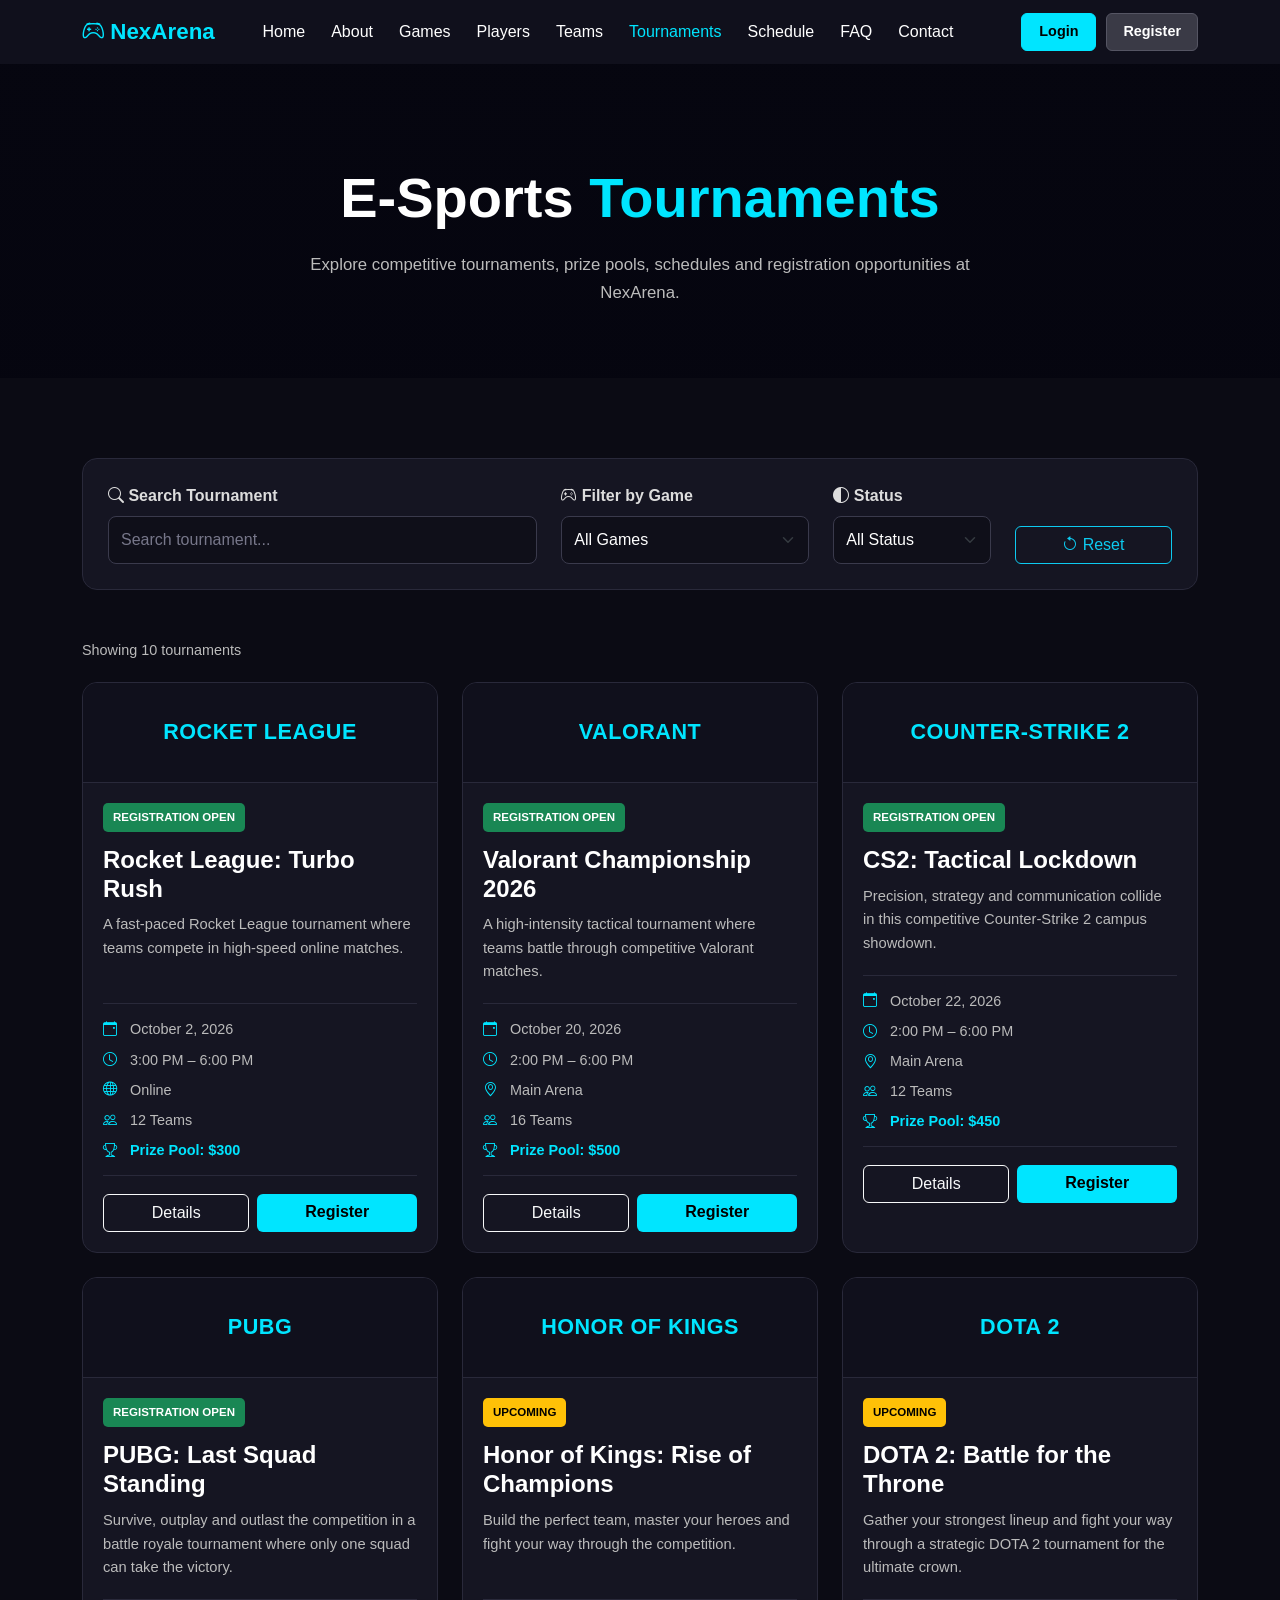
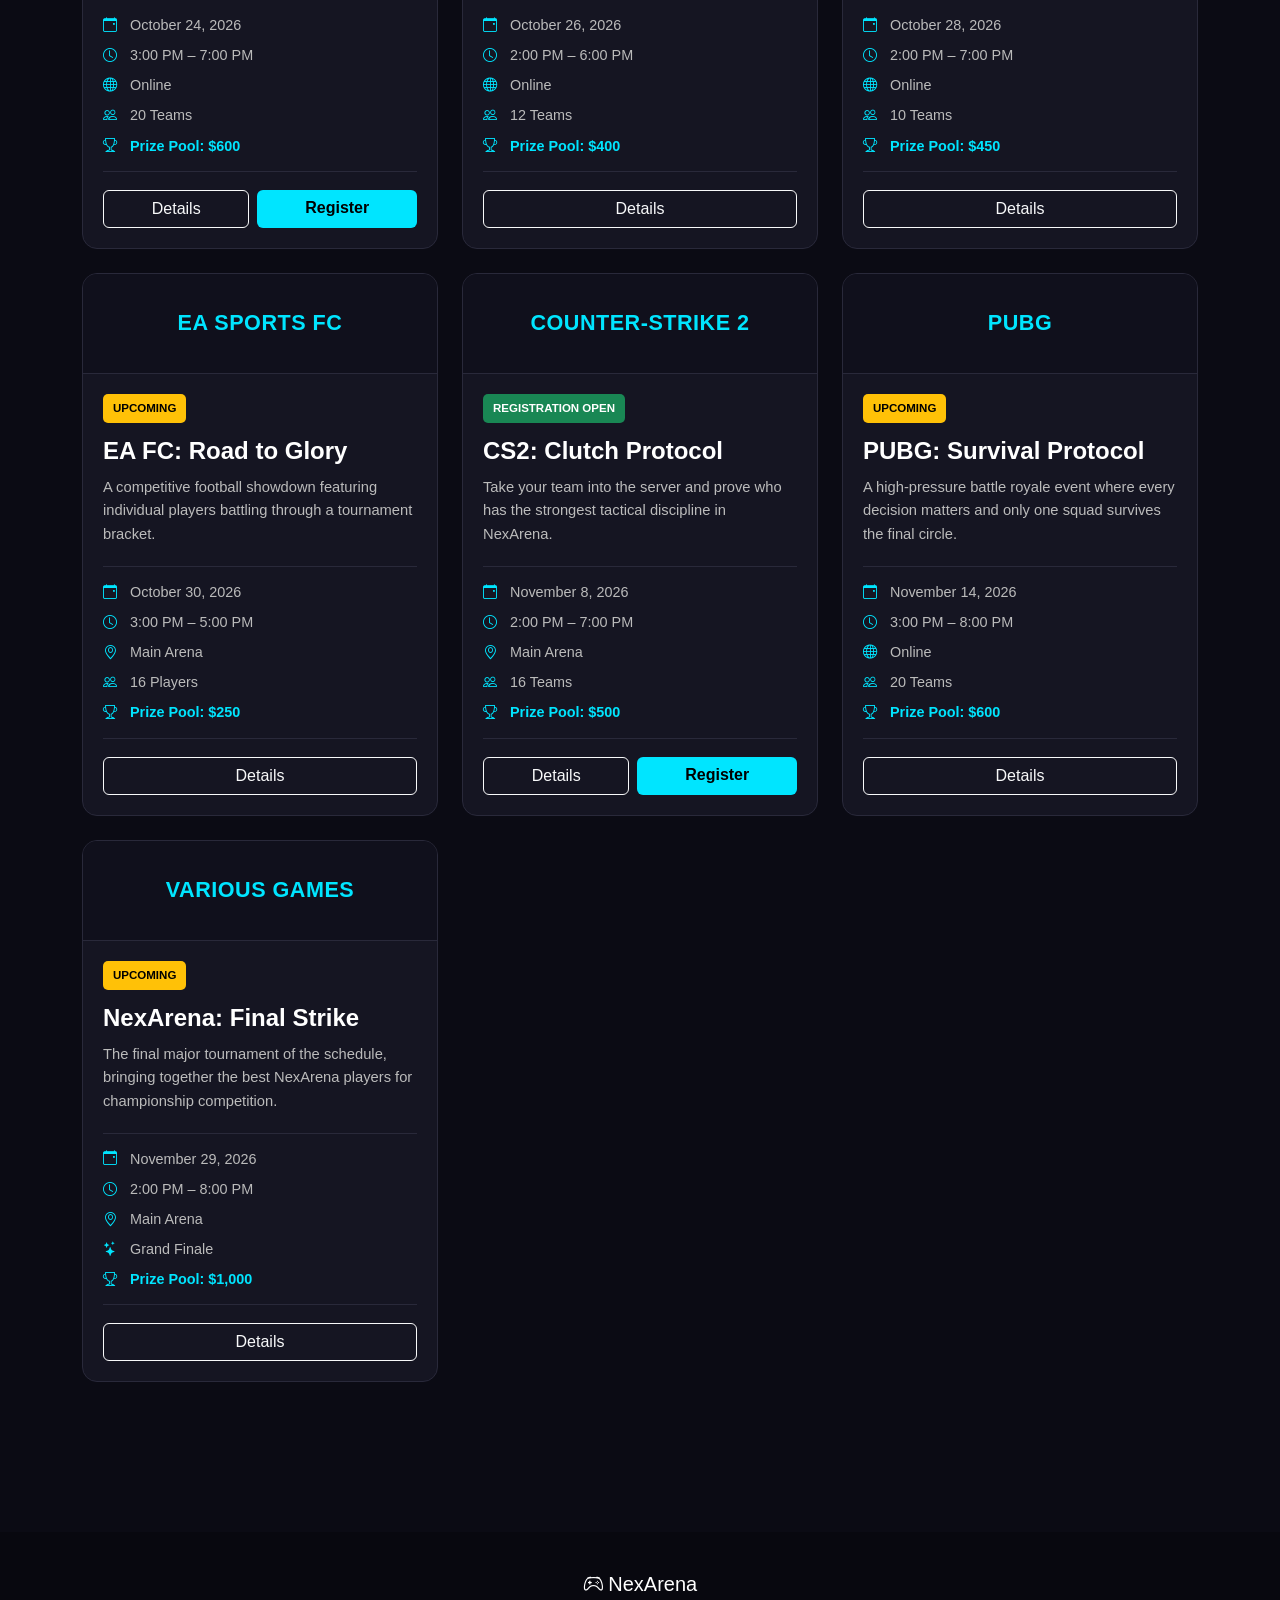
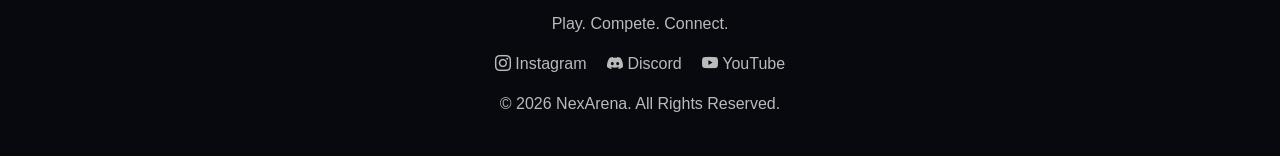
<file: tournaments.html>
<!DOCTYPE html>
<html lang="en">

<head>

    <meta charset="UTF-8">

    <meta name="viewport" content="width=device-width, initial-scale=1.0">

    <title>Tournaments | NexArena</title>


    <!-- =========================
         BOOTSTRAP CSS
    ========================== -->

    <link
        href="https://cdn.jsdelivr.net/npm/bootstrap@5.3.3/dist/css/bootstrap.min.css"
        rel="stylesheet"
    >


    <!-- =========================
         BOOTSTRAP ICONS
    ========================== -->

    <link
        rel="stylesheet"
        href="https://cdn.jsdelivr.net/npm/bootstrap-icons@1.11.3/font/bootstrap-icons.min.css"
    >


    <!-- =========================
         SHARED CSS
    ========================== -->

    <link
        rel="stylesheet"
        href="css/style.css"
    >


    <style>

        /* =========================================
           TOURNAMENT PAGE
        ========================================= */

        .tournament-page {

            background-color: #0b0b14;

            color: #ffffff;

        }


        /* =========================================
           FILTER FORM
        ========================================= */

        .tournament-page .form-control {

            background-color: #0f0f19;

            color: #ffffff;

            border: 1px solid #3a3a4c;

            min-height: 48px;

            border-radius: 8px;

        }


        .tournament-page .form-control::placeholder {

            color: #77778a;

        }


        .tournament-page .form-control:focus {

            background-color: #0f0f19;

            color: #ffffff;

            border-color: #00e5ff;

            box-shadow:
                0 0 0 0.2rem
                rgba(0, 229, 255, 0.15);

        }


        .tournament-page .form-select {

            background-color: #0f0f19;

            color: #ffffff;

            border: 1px solid #3a3a4c;

            min-height: 48px;

            border-radius: 8px;

        }


        .tournament-page .form-select:focus {

            background-color: #0f0f19;

            color: #ffffff;

            border-color: #00e5ff;

            box-shadow:
                0 0 0 0.2rem
                rgba(0, 229, 255, 0.15);

        }


        .tournament-page .form-select option {

            background-color: #0f0f19;

            color: #ffffff;

        }


        /* =========================================
           TOURNAMENT CARD
        ========================================= */

        .tournament-card {

            background-color: #151522;

            border: 1px solid #29293a;

            border-radius: 15px;

            overflow: hidden;

            height: 100%;

            transition: 0.3s;

        }


        .tournament-card:hover {

            transform: translateY(-8px);

            border-color: #00e5ff;

            box-shadow:
                0 10px 30px
                rgba(0, 229, 255, 0.08);

        }


        /* =========================================
           GAME HEADER
        ========================================= */

        .tournament-game-header {

            min-height: 100px;

            padding: 20px;

            background-color: #10101c;

            border-bottom: 1px solid #29293a;

            display: flex;

            align-items: center;

            justify-content: center;

        }


        .tournament-game-name {

            color: #00e5ff;

            font-size: 1.35rem;

            font-weight: 800;

            text-align: center;

            letter-spacing: 0.5px;

        }


        /* =========================================
           TOURNAMENT CONTENT
        ========================================= */

        .tournament-content {

            padding: 20px;

        }


        .tournament-status {

            display: inline-block;

            margin-bottom: 4px;

        }


        .tournament-content h4 {

            color: #ffffff;

            font-weight: bold;

            margin-top: 10px;

            margin-bottom: 10px;

        }


        .tournament-description {

            color: #bbbbbb;

            font-size: 0.92rem;

            line-height: 1.6;

            min-height: 72px;

        }


        /* =========================================
           GAME BADGE
        ========================================= */

        .game-badge {

            display: inline-block;

            background-color: #00e5ff;

            color: #000000;

            padding: 5px 9px;

            border-radius: 5px;

            font-size: 0.7rem;

            font-weight: bold;

        }


        /* =========================================
           META INFORMATION
        ========================================= */

        .tournament-meta {

            border-top: 1px solid #29293a;

            border-bottom: 1px solid #29293a;

            padding: 15px 0;

            margin: 18px 0;

        }


        .tournament-meta-item {

            display: flex;

            align-items: flex-start;

            gap: 9px;

            margin-bottom: 10px;

            color: #bbbbbb;

            font-size: 0.9rem;

            line-height: 1.4;

        }


        .tournament-meta-item:last-child {

            margin-bottom: 0;

        }


        .tournament-meta-item i {

            color: #00e5ff;

            min-width: 18px;

        }


        /* =========================================
           PRIZE POOL
        ========================================= */

        .prize-pool {

            color: #00e5ff;

            font-weight: bold;

        }


        /* =========================================
           STATUS BADGES
        ========================================= */

        .status-open {

            display: inline-block;

            background-color: #198754;

            color: #ffffff;

            padding: 6px 10px;

            border-radius: 5px;

            font-size: 0.72rem;

            font-weight: bold;

        }


        .status-upcoming {

            display: inline-block;

            background-color: #ffc107;

            color: #000000;

            padding: 6px 10px;

            border-radius: 5px;

            font-size: 0.72rem;

            font-weight: bold;

        }


        /* =========================================
           RESULT TEXT
        ========================================= */

        .result-text {

            color: #bbbbbb;

            font-size: 0.9rem;

            margin-bottom: 20px;

        }


        /* =========================================
           NO RESULTS
        ========================================= */

        .no-tournaments {

            background-color: #151522;

            border: 1px solid #29293a;

            border-radius: 15px;

            padding: 50px;

            text-align: center;

        }


        .no-tournaments i {

            color: #00e5ff;

            font-size: 3rem;

        }


        .no-tournaments h4 {

            color: #ffffff;

            margin-top: 15px;

        }


        .no-tournaments p {

            color: #bbbbbb;

        }


        /* =========================================
           MODAL
        ========================================= */

        .tournament-modal .modal-content {

            background-color: #151522;

            color: #ffffff;

            border: 1px solid #29293a;

            border-radius: 15px;

        }


        .tournament-modal .modal-header,
        .tournament-modal .modal-footer {

            border-color: #29293a;

        }


        .tournament-modal .modal-body {

            background-color: #151522;

        }


        .modal-game-title {

            color: #00e5ff;

            font-weight: 800;

            font-size: 1.2rem;

            margin-bottom: 20px;

        }


        .modal-info-item {

            display: flex;

            align-items: flex-start;

            gap: 12px;

            margin-bottom: 16px;

            color: #bbbbbb;

        }


        .modal-info-item i {

            color: #00e5ff;

            margin-top: 3px;

            min-width: 18px;

        }


        .modal-prize {

            color: #00e5ff;

            font-weight: bold;

        }


        /* =========================================
           MOBILE
        ========================================= */

        @media (max-width: 576px) {

            .tournament-game-header {

                min-height: 85px;

            }


            .tournament-game-name {

                font-size: 1.1rem;

            }


            .tournament-content {

                padding: 18px;

            }

        }

    </style>

</head>


<body class="tournament-page">


<!-- =========================
     NAVIGATION BAR
========================= -->

<nav class="navbar navbar-expand-lg navbar-dark sticky-top">

    <div class="container">


        <!-- BRAND -->

        <a
            class="navbar-brand"
            href="index.html"
        >

            <i class="bi bi-controller"></i>

            NexArena

        </a>


        <!-- MOBILE BUTTON -->

        <button
            class="navbar-toggler"
            type="button"
            data-bs-toggle="collapse"
            data-bs-target="#mainNavbar"
            aria-controls="mainNavbar"
            aria-expanded="false"
            aria-label="Toggle navigation"
        >

            <span class="navbar-toggler-icon"></span>

        </button>


        <!-- NAVIGATION -->

        <div
            class="collapse navbar-collapse"
            id="mainNavbar"
        >

            <ul class="navbar-nav ms-auto">


                <li class="nav-item">

                    <a
                        class="nav-link"
                        href="index.html"
                    >

                        Home

                    </a>

                </li>


                <li class="nav-item">

                    <a
                        class="nav-link"
                        href="about.html"
                    >

                        About

                    </a>

                </li>


                <li class="nav-item">

                    <a
                        class="nav-link"
                        href="games.html"
                    >

                        Games

                    </a>

                </li>


                <li class="nav-item">

                    <a
                        class="nav-link"
                        href="players.html"
                    >

                        Players

                    </a>

                </li>


                <li class="nav-item">

                    <a
                        class="nav-link"
                        href="teams.html"
                    >

                        Teams

                    </a>

                </li>


                <li class="nav-item">

                    <a
                        class="nav-link active"
                        href="tournaments.html"
                    >

                        Tournaments

                    </a>

                </li>


                <li class="nav-item">

                    <a
                        class="nav-link"
                        href="schedule.html"
                    >

                        Schedule

                    </a>

                </li>


                <li class="nav-item">

                    <a
                        class="nav-link"
                        href="faq.html"
                    >

                        FAQ

                    </a>

                </li>


                <li class="nav-item">

                    <a
                        class="nav-link"
                        href="contact.html"
                    >

                        Contact

                    </a>

                </li>


            </ul>


            <div class="nav-auth">

                <a
                    href="login.html"
                    class="nav-login"
                >

                    Login

                </a>


                <a
                    href="registration.html"
                    class="nav-register"
                >

                    Register

                </a>

            </div>


        </div>

    </div>

</nav>



<!-- =========================
     PAGE HEADER
========================= -->

<section class="schedule-header">

    <div class="container text-center">


        <h1>

            E-Sports

            <span>
                Tournaments
            </span>

        </h1>


        <p>

            Explore competitive tournaments, prize pools,
            schedules and registration opportunities at NexArena.

        </p>


    </div>

</section>



<!-- =========================
     MAIN CONTENT
========================= -->

<section class="section-padding">

    <div class="container">


        <!-- FILTER SECTION -->

        <div class="schedule-filter">

            <div class="row g-4 align-items-end">


                <!-- SEARCH -->

                <div class="col-lg-5">

                    <label
                        for="tournamentSearch"
                        class="form-label"
                    >

                        <i class="bi bi-search"></i>

                        Search Tournament

                    </label>


                    <input
                        type="text"
                        id="tournamentSearch"
                        class="form-control"
                        placeholder="Search tournament..."
                    >

                </div>


                <!-- GAME -->

                <div class="col-lg-3">

                    <label
                        for="gameFilter"
                        class="form-label"
                    >

                        <i class="bi bi-controller"></i>

                        Filter by Game

                    </label>


                    <select
                        id="gameFilter"
                        class="form-select"
                    >

                        <option value="all">
                            All Games
                        </option>

                        <option value="valorant">
                            Valorant
                        </option>

                        <option value="cs2">
                            Counter-Strike 2
                        </option>

                        <option value="pubg">
                            PUBG
                        </option>

                        <option value="hok">
                            Honor of Kings
                        </option>

                        <option value="dota2">
                            DOTA 2
                        </option>

                        <option value="fc">
                            EA Sports FC
                        </option>

                        <option value="rocket">
                            Rocket League
                        </option>

                        <option value="various">
                            Various Games
                        </option>

                    </select>

                </div>


                <!-- STATUS -->

                <div class="col-lg-2">

                    <label
                        for="statusFilter"
                        class="form-label"
                    >

                        <i class="bi bi-circle-half"></i>

                        Status

                    </label>


                    <select
                        id="statusFilter"
                        class="form-select"
                    >

                        <option value="all">
                            All Status
                        </option>

                        <option value="open">
                            Registration Open
                        </option>

                        <option value="upcoming">
                            Upcoming
                        </option>

                    </select>

                </div>


                <!-- RESET -->

                <div class="col-lg-2">

                    <button
                        type="button"
                        id="clearFilters"
                        class="btn btn-outline-info w-100"
                    >

                        <i class="bi bi-arrow-counterclockwise"></i>

                        Reset

                    </button>

                </div>


            </div>

        </div>



        <!-- RESULT COUNT -->

        <div
            class="result-text"
            id="resultText"
        >

            Showing all tournaments

        </div>



        <!-- =====================================================
             TOURNAMENT GRID
        ====================================================== -->

        <div
            class="row g-4"
            id="tournamentContainer"
        >


            <!-- =================================================
                 01 - ROCKET LEAGUE
            ================================================== -->

            <div
                class="col-md-6 col-xl-4 tournament-item"
                data-name="Rocket League Turbo Rush"
                data-game="rocket"
                data-status="open"
            >

                <div class="tournament-card">


                    <div class="tournament-game-header">

                        <div class="tournament-game-name">

                            ROCKET LEAGUE

                        </div>

                    </div>


                    <div class="tournament-content">


                        <div class="tournament-status">

                            <span class="status-open">

                                REGISTRATION OPEN

                            </span>

                        </div>


                        <h4>

                            Rocket League: Turbo Rush

                        </h4>


                        <p class="tournament-description">

                            A fast-paced Rocket League tournament
                            where teams compete in high-speed
                            online matches.

                        </p>


                        <div class="tournament-meta">


                            <div class="tournament-meta-item">

                                <i class="bi bi-calendar-event"></i>

                                October 2, 2026

                            </div>


                            <div class="tournament-meta-item">

                                <i class="bi bi-clock"></i>

                                3:00 PM – 6:00 PM

                            </div>


                            <div class="tournament-meta-item">

                                <i class="bi bi-globe"></i>

                                Online

                            </div>


                            <div class="tournament-meta-item">

                                <i class="bi bi-people"></i>

                                12 Teams

                            </div>


                            <div class="tournament-meta-item">

                                <i class="bi bi-trophy"></i>

                                <span class="prize-pool">

                                    Prize Pool: $300

                                </span>

                            </div>


                        </div>


                        <div class="d-flex gap-2">


                            <button
                                type="button"
                                class="btn btn-outline-light flex-fill"
                                onclick="
                                    showTournamentDetails(
                                        'Rocket League: Turbo Rush',
                                        'Rocket League',
                                        'October 2, 2026',
                                        '3:00 PM – 6:00 PM',
                                        'Online',
                                        '12 Teams',
                                        '$300',
                                        'A fast-paced Rocket League tournament where teams compete in high-speed online matches.'
                                    )
                                "
                            >

                                Details

                            </button>


                            <a
                                href="tournamentRegistration.html?event=rocket-turbo"
                                class="btn btn-main flex-fill"
                            >

                                Register

                            </a>


                        </div>


                    </div>

                </div>

            </div>



            <!-- =================================================
                 02 - VALORANT
            ================================================== -->

            <div
                class="col-md-6 col-xl-4 tournament-item"
                data-name="Valorant Neon Ascension"
                data-game="valorant"
                data-status="open"
            >

                <div class="tournament-card">


                    <div class="tournament-game-header">

                        <div class="tournament-game-name">

                            VALORANT

                        </div>

                    </div>


                    <div class="tournament-content">


                        <div class="tournament-status">

                            <span class="status-open">

                                REGISTRATION OPEN

                            </span>

                        </div>


                        <h4>

                            Valorant Championship 2026

                        </h4>


                        <p class="tournament-description">

                            A high-intensity tactical tournament
                            where teams battle through competitive
                            Valorant matches.

                        </p>


                        <div class="tournament-meta">


                            <div class="tournament-meta-item">

                                <i class="bi bi-calendar-event"></i>

                                October 20, 2026

                            </div>


                            <div class="tournament-meta-item">

                                <i class="bi bi-clock"></i>

                                2:00 PM – 6:00 PM

                            </div>


                            <div class="tournament-meta-item">

                                <i class="bi bi-geo-alt"></i>

                                Main Arena

                            </div>


                            <div class="tournament-meta-item">

                                <i class="bi bi-people"></i>

                                16 Teams

                            </div>


                            <div class="tournament-meta-item">

                                <i class="bi bi-trophy"></i>

                                <span class="prize-pool">

                                    Prize Pool: $500

                                </span>

                            </div>


                        </div>


                        <div class="d-flex gap-2">


                            <button
                                type="button"
                                class="btn btn-outline-light flex-fill"
                                onclick="
                                    showTournamentDetails(
                                        'Valorant Championship 2026',
                                        'Valorant',
                                        'October 20, 2026',
                                        '2:00 PM – 6:00 PM',
                                        'Main Arena',
                                        '16 Teams',
                                        '$500',
                                        'A high-intensity tactical tournament where teams battle through competitive Valorant matches.'
                                    )
                                "
                            >

                                Details

                            </button>


                            <a
                                href="tournamentRegistration.html?event=valorant-neon"
                                class="btn btn-main flex-fill"
                            >

                                Register

                            </a>


                        </div>


                    </div>

                </div>

            </div>



            <!-- =================================================
                 03 - CS2
            ================================================== -->

            <div
                class="col-md-6 col-xl-4 tournament-item"
                data-name="CS2 Tactical Lockdown"
                data-game="cs2"
                data-status="open"
            >

                <div class="tournament-card">


                    <div class="tournament-game-header">

                        <div class="tournament-game-name">

                            COUNTER-STRIKE 2

                        </div>

                    </div>


                    <div class="tournament-content">


                        <div class="tournament-status">

                            <span class="status-open">

                                REGISTRATION OPEN

                            </span>

                        </div>


                        <h4>

                            CS2: Tactical Lockdown

                        </h4>


                        <p class="tournament-description">

                            Precision, strategy and communication
                            collide in this competitive
                            Counter-Strike 2 campus showdown.

                        </p>


                        <div class="tournament-meta">


                            <div class="tournament-meta-item">

                                <i class="bi bi-calendar-event"></i>

                                October 22, 2026

                            </div>


                            <div class="tournament-meta-item">

                                <i class="bi bi-clock"></i>

                                2:00 PM – 6:00 PM

                            </div>


                            <div class="tournament-meta-item">

                                <i class="bi bi-geo-alt"></i>

                                Main Arena

                            </div>


                            <div class="tournament-meta-item">

                                <i class="bi bi-people"></i>

                                12 Teams

                            </div>


                            <div class="tournament-meta-item">

                                <i class="bi bi-trophy"></i>

                                <span class="prize-pool">

                                    Prize Pool: $450

                                </span>

                            </div>


                        </div>


                        <div class="d-flex gap-2">


                            <button
                                type="button"
                                class="btn btn-outline-light flex-fill"
                                onclick="
                                    showTournamentDetails(
                                        'CS2: Tactical Lockdown',
                                        'Counter-Strike 2',
                                        'October 22, 2026',
                                        '2:00 PM – 6:00 PM',
                                        'Main Arena',
                                        '12 Teams',
                                        '$450',
                                        'Precision, strategy and communication collide in this competitive Counter-Strike 2 campus showdown.'
                                    )
                                "
                            >

                                Details

                            </button>


                            <a
                                href="tournamentRegistration.html?event=cs2-lockdown"
                                class="btn btn-main flex-fill"
                            >

                                Register

                            </a>


                        </div>


                    </div>

                </div>

            </div>



            <!-- =================================================
                 04 - PUBG
            ================================================== -->

            <div
                class="col-md-6 col-xl-4 tournament-item"
                data-name="PUBG Last Squad Standing"
                data-game="pubg"
                data-status="open"
            >

                <div class="tournament-card">


                    <div class="tournament-game-header">

                        <div class="tournament-game-name">

                            PUBG

                        </div>

                    </div>


                    <div class="tournament-content">


                        <div class="tournament-status">

                            <span class="status-open">

                                REGISTRATION OPEN

                            </span>

                        </div>


                        <h4>

                            PUBG: Last Squad Standing

                        </h4>


                        <p class="tournament-description">

                            Survive, outplay and outlast the competition
                            in a battle royale tournament where only
                            one squad can take the victory.

                        </p>


                        <div class="tournament-meta">


                            <div class="tournament-meta-item">

                                <i class="bi bi-calendar-event"></i>

                                October 24, 2026

                            </div>


                            <div class="tournament-meta-item">

                                <i class="bi bi-clock"></i>

                                3:00 PM – 7:00 PM

                            </div>


                            <div class="tournament-meta-item">

                                <i class="bi bi-globe"></i>

                                Online

                            </div>


                            <div class="tournament-meta-item">

                                <i class="bi bi-people"></i>

                                20 Teams

                            </div>


                            <div class="tournament-meta-item">

                                <i class="bi bi-trophy"></i>

                                <span class="prize-pool">

                                    Prize Pool: $600

                                </span>

                            </div>


                        </div>


                        <div class="d-flex gap-2">


                            <button
                                type="button"
                                class="btn btn-outline-light flex-fill"
                                onclick="
                                    showTournamentDetails(
                                        'PUBG: Last Squad Standing',
                                        'PUBG',
                                        'October 24, 2026',
                                        '3:00 PM – 7:00 PM',
                                        'Online',
                                        '20 Teams',
                                        '$600',
                                        'Survive, outplay and outlast the competition in a battle royale tournament where only one squad can take the victory.'
                                    )
                                "
                            >

                                Details

                            </button>


                            <a
                                href="tournamentRegistration.html?event=pubg-last-squad"
                                class="btn btn-main flex-fill"
                            >

                                Register

                            </a>


                        </div>


                    </div>

                </div>

            </div>



            <!-- =================================================
                 05 - HONOR OF KINGS
                 UPCOMING - NO REGISTER BUTTON
            ================================================== -->

            <div
                class="col-md-6 col-xl-4 tournament-item"
                data-name="Honor of Kings Rise of Champions"
                data-game="hok"
                data-status="upcoming"
            >

                <div class="tournament-card">


                    <div class="tournament-game-header">

                        <div class="tournament-game-name">

                            HONOR OF KINGS

                        </div>

                    </div>


                    <div class="tournament-content">


                        <div class="tournament-status">

                            <span class="status-upcoming">

                                UPCOMING

                            </span>

                        </div>


                        <h4>

                            Honor of Kings: Rise of Champions

                        </h4>


                        <p class="tournament-description">

                            Build the perfect team, master your heroes
                            and fight your way through the competition.

                        </p>


                        <div class="tournament-meta">


                            <div class="tournament-meta-item">

                                <i class="bi bi-calendar-event"></i>

                                October 26, 2026

                            </div>


                            <div class="tournament-meta-item">

                                <i class="bi bi-clock"></i>

                                2:00 PM – 6:00 PM

                            </div>


                            <div class="tournament-meta-item">

                                <i class="bi bi-globe"></i>

                                Online

                            </div>


                            <div class="tournament-meta-item">

                                <i class="bi bi-people"></i>

                                12 Teams

                            </div>


                            <div class="tournament-meta-item">

                                <i class="bi bi-trophy"></i>

                                <span class="prize-pool">

                                    Prize Pool: $400

                                </span>

                            </div>


                        </div>


                        <div class="d-flex gap-2">


                            <button
                                type="button"
                                class="btn btn-outline-light w-100"
                                onclick="
                                    showTournamentDetails(
                                        'Honor of Kings: Rise of Champions',
                                        'Honor of Kings',
                                        'October 26, 2026',
                                        '2:00 PM – 6:00 PM',
                                        'Online',
                                        '12 Teams',
                                        '$400',
                                        'Build the perfect team, master your heroes and fight your way through the competition.'
                                    )
                                "
                            >

                                Details

                            </button>


                        </div>


                    </div>

                </div>

            </div>



            <!-- =================================================
                 06 - DOTA 2
                 UPCOMING - NO REGISTER BUTTON
            ================================================== -->

            <div
                class="col-md-6 col-xl-4 tournament-item"
                data-name="DOTA 2 Battle for the Throne"
                data-game="dota2"
                data-status="upcoming"
            >

                <div class="tournament-card">


                    <div class="tournament-game-header">

                        <div class="tournament-game-name">

                            DOTA 2

                        </div>

                    </div>


                    <div class="tournament-content">


                        <div class="tournament-status">

                            <span class="status-upcoming">

                                UPCOMING

                            </span>

                        </div>


                        <h4>

                            DOTA 2: Battle for the Throne

                        </h4>


                        <p class="tournament-description">

                            Gather your strongest lineup and fight
                            your way through a strategic DOTA 2
                            tournament for the ultimate crown.

                        </p>


                        <div class="tournament-meta">


                            <div class="tournament-meta-item">

                                <i class="bi bi-calendar-event"></i>

                                October 28, 2026

                            </div>


                            <div class="tournament-meta-item">

                                <i class="bi bi-clock"></i>

                                2:00 PM – 7:00 PM

                            </div>


                            <div class="tournament-meta-item">

                                <i class="bi bi-globe"></i>

                                Online

                            </div>


                            <div class="tournament-meta-item">

                                <i class="bi bi-people"></i>

                                10 Teams

                            </div>


                            <div class="tournament-meta-item">

                                <i class="bi bi-trophy"></i>

                                <span class="prize-pool">

                                    Prize Pool: $450

                                </span>

                            </div>


                        </div>


                        <div class="d-flex gap-2">


                            <button
                                type="button"
                                class="btn btn-outline-light w-100"
                                onclick="
                                    showTournamentDetails(
                                        'DOTA 2: Battle for the Throne',
                                        'DOTA 2',
                                        'October 28, 2026',
                                        '2:00 PM – 7:00 PM',
                                        'Online',
                                        '10 Teams',
                                        '$450',
                                        'Gather your strongest lineup and fight your way through a strategic DOTA 2 tournament for the ultimate crown.'
                                    )
                                "
                            >

                                Details

                            </button>


                        </div>


                    </div>

                </div>

            </div>



            <!-- =================================================
                 07 - EA SPORTS FC
                 UPCOMING - NO REGISTER BUTTON
            ================================================== -->

            <div
                class="col-md-6 col-xl-4 tournament-item"
                data-name="EA FC Road to Glory"
                data-game="fc"
                data-status="upcoming"
            >

                <div class="tournament-card">


                    <div class="tournament-game-header">

                        <div class="tournament-game-name">

                            EA SPORTS FC

                        </div>

                    </div>


                    <div class="tournament-content">


                        <div class="tournament-status">

                            <span class="status-upcoming">

                                UPCOMING

                            </span>

                        </div>


                        <h4>

                            EA FC: Road to Glory

                        </h4>


                        <p class="tournament-description">

                            A competitive football showdown
                            featuring individual players battling
                            through a tournament bracket.

                        </p>


                        <div class="tournament-meta">


                            <div class="tournament-meta-item">

                                <i class="bi bi-calendar-event"></i>

                                October 30, 2026

                            </div>


                            <div class="tournament-meta-item">

                                <i class="bi bi-clock"></i>

                                3:00 PM – 5:00 PM

                            </div>


                            <div class="tournament-meta-item">

                                <i class="bi bi-geo-alt"></i>

                                Main Arena

                            </div>


                            <div class="tournament-meta-item">

                                <i class="bi bi-people"></i>

                                16 Players

                            </div>


                            <div class="tournament-meta-item">

                                <i class="bi bi-trophy"></i>

                                <span class="prize-pool">

                                    Prize Pool: $250

                                </span>

                            </div>


                        </div>


                        <div class="d-flex gap-2">


                            <button
                                type="button"
                                class="btn btn-outline-light w-100"
                                onclick="
                                    showTournamentDetails(
                                        'EA FC: Road to Glory',
                                        'EA Sports FC',
                                        'October 30, 2026',
                                        '3:00 PM – 5:00 PM',
                                        'Main Arena',
                                        '16 Players',
                                        '$250',
                                        'A competitive football showdown featuring individual players battling through a tournament bracket.'
                                    )
                                "
                            >

                                Details

                            </button>


                        </div>


                    </div>

                </div>

            </div>



            <!-- =================================================
                 08 - CS2 CLUTCH PROTOCOL
                 REGISTRATION OPEN
            ================================================== -->

            <div
                class="col-md-6 col-xl-4 tournament-item"
                data-name="CS2 Clutch Protocol"
                data-game="cs2"
                data-status="open"
            >

                <div class="tournament-card">


                    <div class="tournament-game-header">

                        <div class="tournament-game-name">

                            COUNTER-STRIKE 2

                        </div>

                    </div>


                    <div class="tournament-content">


                        <div class="tournament-status">

                            <span class="status-open">

                                REGISTRATION OPEN

                            </span>

                        </div>


                        <h4>

                            CS2: Clutch Protocol

                        </h4>


                        <p class="tournament-description">

                            Take your team into the server and
                            prove who has the strongest tactical
                            discipline in NexArena.

                        </p>


                        <div class="tournament-meta">


                            <div class="tournament-meta-item">

                                <i class="bi bi-calendar-event"></i>

                                November 8, 2026

                            </div>


                            <div class="tournament-meta-item">

                                <i class="bi bi-clock"></i>

                                2:00 PM – 7:00 PM

                            </div>


                            <div class="tournament-meta-item">

                                <i class="bi bi-geo-alt"></i>

                                Main Arena

                            </div>


                            <div class="tournament-meta-item">

                                <i class="bi bi-people"></i>

                                16 Teams

                            </div>


                            <div class="tournament-meta-item">

                                <i class="bi bi-trophy"></i>

                                <span class="prize-pool">

                                    Prize Pool: $500

                                </span>

                            </div>


                        </div>


                        <div class="d-flex gap-2">


                            <button
                                type="button"
                                class="btn btn-outline-light flex-fill"
                                onclick="
                                    showTournamentDetails(
                                        'CS2: Clutch Protocol',
                                        'Counter-Strike 2',
                                        'November 8, 2026',
                                        '2:00 PM – 7:00 PM',
                                        'Main Arena',
                                        '16 Teams',
                                        '$500',
                                        'Take your team into the server and prove who has the strongest tactical discipline in NexArena.'
                                    )
                                "
                            >

                                Details

                            </button>


                            <a
                                href="tournamentRegistration.html?event=cs2-clutch"
                                class="btn btn-main flex-fill"
                            >

                                Register

                            </a>


                        </div>


                    </div>

                </div>

            </div>



            <!-- =================================================
                 09 - PUBG SURVIVAL PROTOCOL
                 UPCOMING - NO REGISTER BUTTON
            ================================================== -->

            <div
                class="col-md-6 col-xl-4 tournament-item"
                data-name="PUBG Survival Protocol"
                data-game="pubg"
                data-status="upcoming"
            >

                <div class="tournament-card">


                    <div class="tournament-game-header">

                        <div class="tournament-game-name">

                            PUBG

                        </div>

                    </div>


                    <div class="tournament-content">


                        <div class="tournament-status">

                            <span class="status-upcoming">

                                UPCOMING

                            </span>

                        </div>


                        <h4>

                            PUBG: Survival Protocol

                        </h4>


                        <p class="tournament-description">

                            A high-pressure battle royale event
                            where every decision matters and only
                            one squad survives the final circle.

                        </p>


                        <div class="tournament-meta">


                            <div class="tournament-meta-item">

                                <i class="bi bi-calendar-event"></i>

                                November 14, 2026

                            </div>


                            <div class="tournament-meta-item">

                                <i class="bi bi-clock"></i>

                                3:00 PM – 8:00 PM

                            </div>


                            <div class="tournament-meta-item">

                                <i class="bi bi-globe"></i>

                                Online

                            </div>


                            <div class="tournament-meta-item">

                                <i class="bi bi-people"></i>

                                20 Teams

                            </div>


                            <div class="tournament-meta-item">

                                <i class="bi bi-trophy"></i>

                                <span class="prize-pool">

                                    Prize Pool: $600

                                </span>

                            </div>


                        </div>


                        <div class="d-flex gap-2">


                            <button
                                type="button"
                                class="btn btn-outline-light w-100"
                                onclick="
                                    showTournamentDetails(
                                        'PUBG: Survival Protocol',
                                        'PUBG',
                                        'November 14, 2026',
                                        '3:00 PM – 8:00 PM',
                                        'Online',
                                        '20 Teams',
                                        '$600',
                                        'A high-pressure battle royale event where every decision matters and only one squad survives the final circle.'
                                    )
                                "
                            >

                                Details

                            </button>


                        </div>


                    </div>

                </div>

            </div>



            <!-- =================================================
                 10 - FINAL STRIKE
                 UPCOMING - NO REGISTER BUTTON
            ================================================== -->

            <div
                class="col-md-6 col-xl-4 tournament-item"
                data-name="NexArena Final Strike"
                data-game="various"
                data-status="upcoming"
            >

                <div class="tournament-card">


                    <div class="tournament-game-header">

                        <div class="tournament-game-name">

                            VARIOUS GAMES

                        </div>

                    </div>


                    <div class="tournament-content">


                        <div class="tournament-status">

                            <span class="status-upcoming">

                                UPCOMING

                            </span>

                        </div>


                        <h4>

                            NexArena: Final Strike

                        </h4>


                        <p class="tournament-description">

                            The final major tournament of the schedule,
                            bringing together the best NexArena players
                            for championship competition.

                        </p>


                        <div class="tournament-meta">


                            <div class="tournament-meta-item">

                                <i class="bi bi-calendar-event"></i>

                                November 29, 2026

                            </div>


                            <div class="tournament-meta-item">

                                <i class="bi bi-clock"></i>

                                2:00 PM – 8:00 PM

                            </div>


                            <div class="tournament-meta-item">

                                <i class="bi bi-geo-alt"></i>

                                Main Arena

                            </div>


                            <div class="tournament-meta-item">

                                <i class="bi bi-stars"></i>

                                Grand Finale

                            </div>


                            <div class="tournament-meta-item">

                                <i class="bi bi-trophy"></i>

                                <span class="prize-pool">

                                    Prize Pool: $1,000

                                </span>

                            </div>


                        </div>


                        <div class="d-flex gap-2">


                            <button
                                type="button"
                                class="btn btn-outline-light w-100"
                                onclick="
                                    showTournamentDetails(
                                        'NexArena: Final Strike',
                                        'Various Games',
                                        'November 29, 2026',
                                        '2:00 PM – 8:00 PM',
                                        'Main Arena',
                                        'Grand Finale',
                                        '$1,000',
                                        'The final major tournament of the schedule, bringing together the best NexArena players for championship competition.'
                                    )
                                "
                            >

                                Details

                            </button>


                        </div>


                    </div>

                </div>

            </div>


        </div>



        <!-- =================================================
             NO RESULTS
        ================================================== -->

        <div
            id="noTournaments"
            class="no-tournaments mt-4"
            style="display:none;"
        >

            <i class="bi bi-search"></i>


            <h4>

                No Tournaments Found

            </h4>


            <p>

                Try another tournament name or game.

            </p>


        </div>


    </div>

</section>



<!-- =========================
     TOURNAMENT DETAILS MODAL
========================= -->

<div
    class="modal fade tournament-modal"
    id="tournamentDetailsModal"
    tabindex="-1"
    aria-labelledby="tournamentDetailsTitle"
    aria-hidden="true"
>

    <div
        class="
            modal-dialog
            modal-dialog-centered
        "
    >

        <div class="modal-content">


            <!-- HEADER -->

            <div class="modal-header">

                <h5
                    class="modal-title"
                    id="tournamentDetailsTitle"
                >

                    Tournament Details

                </h5>


                <button
                    type="button"
                    class="btn-close btn-close-white"
                    data-bs-dismiss="modal"
                    aria-label="Close"
                ></button>

            </div>


            <!-- BODY -->

            <div class="modal-body">


                <div
                    class="modal-game-title"
                    id="modalGameTitle"
                ></div>


                <div class="modal-info-item">

                    <i class="bi bi-calendar-event"></i>

                    <div>

                        <strong>
                            Date:
                        </strong>

                        <span id="modalDate"></span>

                    </div>

                </div>


                <div class="modal-info-item">

                    <i class="bi bi-clock"></i>

                    <div>

                        <strong>
                            Time:
                        </strong>

                        <span id="modalTime"></span>

                    </div>

                </div>


                <div class="modal-info-item">

                    <i class="bi bi-geo-alt"></i>

                    <div>

                        <strong>
                            Venue:
                        </strong>

                        <span id="modalVenue"></span>

                    </div>

                </div>


                <div class="modal-info-item">

                    <i class="bi bi-people"></i>

                    <div>

                        <strong>
                            Participants:
                        </strong>

                        <span id="modalParticipants"></span>

                    </div>

                </div>


                <div class="modal-info-item">

                    <i class="bi bi-trophy"></i>

                    <div>

                        <strong>
                            Prize Pool:
                        </strong>

                        <span
                            class="modal-prize"
                            id="modalPrize"
                        ></span>

                    </div>

                </div>


                <hr
                    style="
                        border-color:#29293a;
                    "
                >


                <p
                    class="event-info"
                    id="modalDescription"
                ></p>


            </div>


            <!-- FOOTER -->

            <div class="modal-footer">


                <button
                    type="button"
                    class="btn btn-main"
                    data-bs-dismiss="modal"
                >

                    Close

                </button>


            </div>


        </div>

    </div>

</div>



<!-- =========================
     FOOTER
========================= -->

<footer>

    <div class="container text-center">


        <h5 class="text-white">

            <i class="bi bi-controller"></i>

            NexArena

        </h5>


        <p class="mt-3">

            Play. Compete. Connect.

        </p>


        <div class="mb-3">


            <a
                href="https://www.instagram.com/"
                target="_blank"
                rel="noopener noreferrer"
            >

                <i class="bi bi-instagram"></i>

                Instagram

            </a>


            <a
                href="https://discord.com/"
                target="_blank"
                rel="noopener noreferrer"
            >

                <i class="bi bi-discord"></i>

                Discord

            </a>


            <a
                href="https://www.youtube.com/"
                target="_blank"
                rel="noopener noreferrer"
            >

                <i class="bi bi-youtube"></i>

                YouTube

            </a>


        </div>


        <p class="mb-0">

            &copy; 2026 NexArena.
            All Rights Reserved.

        </p>


    </div>

</footer>



<!-- =========================
     BOOTSTRAP JS
========================= -->

<script
    src="https://cdn.jsdelivr.net/npm/bootstrap@5.3.3/dist/js/bootstrap.bundle.min.js"
></script>



<!-- =========================
     TOURNAMENT JAVASCRIPT
========================= -->

<script>

    /* =========================================
       ELEMENTS
    ========================================= */

    const tournamentSearch =
        document.getElementById(
            "tournamentSearch"
        );


    const gameFilter =
        document.getElementById(
            "gameFilter"
        );


    const statusFilter =
        document.getElementById(
            "statusFilter"
        );


    const clearFilters =
        document.getElementById(
            "clearFilters"
        );


    const tournamentItems =
        Array.from(
            document.querySelectorAll(
                ".tournament-item"
            )
        );


    const tournamentContainer =
        document.getElementById(
            "tournamentContainer"
        );


    const noTournaments =
        document.getElementById(
            "noTournaments"
        );


    const resultText =
        document.getElementById(
            "resultText"
        );



    /* =========================================
       FILTER
    ========================================= */

    function filterTournaments() {


        const searchText =
            tournamentSearch.value
                .toLowerCase()
                .trim();


        const selectedGame =
            gameFilter.value;


        const selectedStatus =
            statusFilter.value;


        let visibleCount = 0;


        tournamentItems.forEach(
            function (item) {


                const tournamentName =
                    item.dataset.name
                        .toLowerCase();


                const tournamentGame =
                    item.dataset.game;


                const tournamentStatus =
                    item.dataset.status;


                const searchMatch =
                    searchText === "" ||
                    tournamentName.includes(
                        searchText
                    );


                const gameMatch =
                    selectedGame === "all" ||
                    selectedGame ===
                    tournamentGame;


                const statusMatch =
                    selectedStatus === "all" ||
                    selectedStatus ===
                    tournamentStatus;


                if (
                    searchMatch &&
                    gameMatch &&
                    statusMatch
                ) {

                    item.style.display = "";

                    visibleCount++;

                }

                else {

                    item.style.display = "none";

                }

            }
        );


        /* RESULT TEXT */

        resultText.textContent =
            "Showing " +
            visibleCount +
            " tournament" +
            (
                visibleCount === 1
                    ? ""
                    : "s"
            );


        /* NO RESULTS */

        if (
            visibleCount === 0
        ) {

            tournamentContainer.style.display =
                "none";

            noTournaments.style.display =
                "block";

        }

        else {

            tournamentContainer.style.display =
                "";

            noTournaments.style.display =
                "none";

        }

    }



    /* =========================================
       RESET
    ========================================= */

    clearFilters.addEventListener(
        "click",
        function () {


            tournamentSearch.value =
                "";


            gameFilter.value =
                "all";


            statusFilter.value =
                "all";


            filterTournaments();

        }
    );



    /* =========================================
       FILTER EVENTS
    ========================================= */

    tournamentSearch.addEventListener(
        "input",
        filterTournaments
    );


    gameFilter.addEventListener(
        "change",
        filterTournaments
    );


    statusFilter.addEventListener(
        "change",
        filterTournaments
    );



    /* =========================================
       DETAILS MODAL
    ========================================= */

    function showTournamentDetails(
        title,
        game,
        date,
        time,
        venue,
        participants,
        prize,
        description
    ) {


        document.getElementById(
            "tournamentDetailsTitle"
        ).textContent =
            title;


        document.getElementById(
            "modalGameTitle"
        ).textContent =
            game;


        document.getElementById(
            "modalDate"
        ).textContent =
            date;


        document.getElementById(
            "modalTime"
        ).textContent =
            time;


        document.getElementById(
            "modalVenue"
        ).textContent =
            venue;


        document.getElementById(
            "modalParticipants"
        ).textContent =
            participants;


        document.getElementById(
            "modalPrize"
        ).textContent =
            prize;


        document.getElementById(
            "modalDescription"
        ).textContent =
            description;


        const modalElement =
            document.getElementById(
                "tournamentDetailsModal"
            );


        const modal =
            bootstrap.Modal.getOrCreateInstance(
                modalElement
            );


        modal.show();

    }



    /* =========================================
       INITIALISE
    ========================================= */

    filterTournaments();

</script>


</body>

</html>
</file>
<file: css/style.css>
/* =========================================
   E-SPORTS CLUB
   GLOBAL STYLESHEET
========================================= */


/* =========================================
   GENERAL
========================================= */

html {
    scroll-behavior: smooth;
}

body {
    font-family: Arial, sans-serif;
    background-color: #0b0b14;
    color: #ffffff;
    margin: 0;
    padding: 0;
}


/* =========================================
   NAVIGATION BAR
========================================= */

.navbar {
    background-color: #10101c;
    padding: 10px 0;
}

.navbar-brand {
    font-weight: bold;
    font-size: 1.4rem;
    color: #00e5ff !important;
}

.nav-link {
    color: #ffffff !important;
    margin-left: 10px;
    transition: 0.3s;
}

.nav-link:hover,
.nav-link.active {
    color: #00e5ff !important;
}


/* =========================================
   HERO SECTION - HOME
========================================= */

.hero {
    min-height: 90vh;

    display: flex;
    align-items: center;

    background:
        linear-gradient(
            rgba(5, 5, 15, 0.75),
            rgba(5, 5, 15, 0.90)
        ),
        url("../images/hero.jpg") center/cover no-repeat;
}

.hero h1 {
    font-size: 4rem;
    font-weight: 800;
    line-height: 1.05;
}

.hero span {
    color: #00e5ff;
}

.hero p {
    max-width: 650px;
    font-size: 1.1rem;
    color: #dddddd;
    line-height: 1.7;
}


/* =========================================
   GENERAL BUTTON
========================================= */

.btn-main {
    background-color: #00e5ff;
    color: #000000;

    font-weight: bold;
    border: none;

    transition: 0.3s;
}

.btn-main:hover {
    background-color: #00b8cc;
    color: #000000;

    transform: translateY(-2px);
}


/* =========================================
   GENERAL SECTIONS
========================================= */

.section-padding {
    padding: 80px 0;
}

.section-title {
    font-weight: bold;
    margin-bottom: 40px;
    color: #ffffff;
}

.section-title span {
    color: #00e5ff;
}


/* =========================================
   GENERAL CARDS
========================================= */

.custom-card {
    background-color: #151522;

    border: 1px solid #29293a;
    border-radius: 15px;

    overflow: hidden;

    height: 100%;

    transition: 0.3s;
}

.custom-card:hover {
    transform: translateY(-8px);
    border-color: #00e5ff;

    box-shadow: 0 10px 30px rgba(0, 229, 255, 0.08);
}

.custom-card img {
    width: 100%;
    height: 220px;

    object-fit: cover;
}

.card-content {
    padding: 20px;
}


/* =========================================
   GENERAL BADGE
========================================= */

.badge-custom {
    background-color: #00e5ff;
    color: #000000;

    padding: 6px 10px;
    border-radius: 5px;
}


/* =========================================
   RANKING TABLE - HOME
========================================= */

.ranking-table {
    background-color: #151522;

    border: 1px solid #29293a;
    border-radius: 15px;

    overflow: hidden;
}

.table {
    margin-bottom: 0;
}

.table th,
.table td {
    background-color: #151522;
    color: #ffffff;

    border-color: #29293a;

    vertical-align: middle;
}

.table th {
    font-weight: 600;
}

.table-hover tbody tr:hover td {
    background-color: #1c1c2b;
    color: #ffffff;
}


/* =========================================
   CALL TO ACTION - HOME
========================================= */

.cta {
    background-color: #11111d;

    border: 1px solid #29293a;
    border-radius: 20px;

    padding: 50px;
}


/* =========================================
   SCHEDULE PAGE HEADER
========================================= */

.schedule-header {
    padding: 100px 0 70px;

    text-align: center;

    background:
        linear-gradient(
            rgba(5, 5, 15, 0.85),
            rgba(5, 5, 15, 0.95)
        );
}

.schedule-header h1 {
    color: #ffffff;

    font-size: 3.5rem;
    font-weight: 800;
}

.schedule-header h1 span {
    color: #00e5ff;
}

.schedule-header p {
    max-width: 700px;

    margin: 20px auto 0;

    color: #bbbbbb;

    font-size: 1.05rem;
    line-height: 1.7;
}


/* =========================================
   SCHEDULE FILTER
========================================= */

.schedule-filter {
    background-color: #151522;

    border: 1px solid #29293a;
    border-radius: 15px;

    padding: 25px;

    margin-bottom: 50px;
}

.form-label {
    color: #dddddd;

    font-weight: 600;

    margin-bottom: 8px;
}

.form-select {
    background-color: #0f0f19;

    color: #ffffff;

    border: 1px solid #3a3a4c;

    min-height: 48px;

    border-radius: 8px;
}

.form-select:hover {
    border-color: #00e5ff;
}

.form-select:focus {
    background-color: #0f0f19;

    color: #ffffff;

    border-color: #00e5ff;

    box-shadow: 0 0 0 0.2rem rgba(0, 229, 255, 0.15);
}


/* =========================================
   SCHEDULE EVENT CARD
========================================= */

.event-card {
    background-color: #151522;

    border: 1px solid #29293a;
    border-radius: 15px;

    padding: 25px;

    height: 100%;

    transition: 0.3s;
}

.event-card:hover {
    transform: translateY(-6px);

    border-color: #00e5ff;

    box-shadow: 0 10px 30px rgba(0, 229, 255, 0.08);
}


/* =========================================
   EVENT DATE BOX
========================================= */

.event-date {
    background-color: #00e5ff;

    color: #000000;

    width: 75px;
    min-width: 75px;

    text-align: center;

    border-radius: 10px;

    padding: 10px 5px;

    font-weight: bold;
}

.event-date .day {
    display: block;

    font-size: 1.7rem;

    line-height: 1;
}

.event-date .month {
    display: block;

    margin-top: 5px;

    font-size: 0.8rem;
}


/* =========================================
   EVENT TITLE
========================================= */

.event-title {
    color: #ffffff;

    font-weight: bold;

    margin-bottom: 8px;
}


/* =========================================
   EVENT INFORMATION
========================================= */

.event-info {
    color: #bbbbbb;

    font-size: 0.95rem;

    margin-bottom: 10px;

    line-height: 1.5;
}

.event-info i {
    color: #00e5ff;

    margin-right: 7px;
}


/* =========================================
   EVENT BADGES
========================================= */

.badge-tournament {
    display: inline-block;

    background-color: #00e5ff;
    color: #000000;

    padding: 6px 10px;

    border-radius: 5px;

    font-size: 0.75rem;
    font-weight: bold;
}

.badge-training {
    display: inline-block;

    background-color: #ffc107;
    color: #000000;

    padding: 6px 10px;

    border-radius: 5px;

    font-size: 0.75rem;
    font-weight: bold;
}

.badge-community {
    display: inline-block;

    background-color: #198754;
    color: #ffffff;

    padding: 6px 10px;

    border-radius: 5px;

    font-size: 0.75rem;
    font-weight: bold;
}

.badge-workshop {
    display: inline-block;

    background-color: #6f42c1;
    color: #ffffff;

    padding: 6px 10px;

    border-radius: 5px;

    font-size: 0.75rem;
    font-weight: bold;
}


/* =========================================
   EVENT CARD BUTTON
========================================= */

.event-card .btn {
    font-weight: 600;

    min-height: 44px;
}


/* =========================================
   FOOTER
========================================= */

footer {
    background-color: #08080f;

    padding: 40px 0;

    margin-top: 70px;

    color: #bbbbbb;
}

footer a {
    color: #bbbbbb;

    text-decoration: none;

    margin: 0 8px;

    transition: 0.3s;
}

footer a:hover {
    color: #00e5ff;
}


/* =========================================
   RESPONSIVE DESIGN
========================================= */

@media (max-width: 991px) {

    .nav-link {
        margin-left: 0;

        padding: 10px 0;
    }

}


@media (max-width: 768px) {

    /* Home */

    .hero {
        min-height: 80vh;

        text-align: center;
    }

    .hero h1 {
        font-size: 2.7rem;
    }

    .hero p {
        margin-left: auto;
        margin-right: auto;

        font-size: 1rem;
    }

    .cta {
        padding: 30px;
    }


    /* Schedule */

    .schedule-header {
        padding: 70px 0 50px;
    }

    .schedule-header h1 {
        font-size: 2.5rem;
    }

    .schedule-header p {
        font-size: 1rem;
    }

    .event-date {
        width: 65px;
        min-width: 65px;
    }

    .event-date .day {
        font-size: 1.4rem;
    }

}


@media (max-width: 576px) {

    .hero h1 {
        font-size: 2.3rem;
    }

    .hero .btn {
        width: 100%;
        margin-bottom: 10px;
    }

    .section-padding {
        padding: 60px 0;
    }

    .schedule-filter {
        padding: 20px;
    }

    .event-card {
        padding: 20px;
    }

}

/* =========================================
   PLAYER CARDS
========================================= */

.player-card {
    padding-top: 10px;
    height: auto;
}

.custom-card img.player-img {
    width: 85%;
    height: 210px;
    object-fit: contain;
    display: block;
    margin: 0 auto;
}

.player-card .card-content {
    padding: 15px 20px 20px;
}

.player-card h4 {
    font-size: 1.4rem;
    margin-top: 5px;
    margin-bottom: 8px;
}

.player-card p {
    margin-bottom: 8px;
}

/* =========================================
   HERO SLIDER
========================================= */

.hero {
    min-height: 90vh;

    display: flex;
    align-items: center;

    background:
        linear-gradient(
            rgba(5, 5, 15, 0.80),
            rgba(5, 5, 15, 0.95)
        );

    position: relative;
    overflow: hidden;
}

.hero-content {
    position: relative;
    z-index: 5;
}

.hero-slider {
    position: relative;

    width: 100%;
    height: 500px;

    border-radius: 20px;

    overflow: hidden;

    border: 1px solid #29293a;

    background-color: #151522;

    box-shadow:
        0 20px 50px rgba(0, 0, 0, 0.4);
}

.hero-slides {
    width: 100%;
    height: 100%;

    position: relative;
}

.hero-slide {
    position: absolute;

    inset: 0;

    opacity: 0;

    visibility: hidden;

    transition:
        opacity 0.6s ease,
        visibility 0.6s ease;
}

.hero-slide.active {
    opacity: 1;

    visibility: visible;
}

.hero-slide img {
    width: 100%;
    height: 100%;

    object-fit: cover;

    display: block;
}

.hero-slide::after {
    content: "";

    position: absolute;

    inset: 0;

    background:
        linear-gradient(
            to top,
            rgba(0, 0, 0, 0.85),
            rgba(0, 0, 0, 0.15)
        );
}

.slide-overlay {
    position: absolute;

    left: 30px;
    bottom: 35px;

    z-index: 2;

    max-width: 75%;
}

.slide-overlay span {
    display: inline-block;

    background-color: #00e5ff;

    color: #000000;

    font-size: 0.75rem;

    font-weight: bold;

    padding: 6px 10px;

    border-radius: 5px;

    margin-bottom: 10px;
}

.slide-overlay h3 {
    color: #ffffff;

    font-size: 2rem;

    font-weight: bold;

    margin-bottom: 8px;
}

.slide-overlay p {
    color: #dddddd;

    margin: 0;
}


/* =========================================
   SLIDER ARROWS
========================================= */

.slider-arrow {
    position: absolute;

    top: 50%;

    transform: translateY(-50%);

    z-index: 10;

    width: 48px;
    height: 48px;

    border-radius: 50%;

    border: 1px solid rgba(255, 255, 255, 0.3);

    background-color: rgba(0, 0, 0, 0.55);

    color: #ffffff;

    display: flex;

    align-items: center;

    justify-content: center;

    cursor: pointer;

    transition: 0.3s;
}

.slider-arrow:hover {
    background-color: #00e5ff;

    color: #000000;

    border-color: #00e5ff;
}

.slider-prev {
    left: 20px;
}

.slider-next {
    right: 20px;
}


/* =========================================
   SLIDER DOTS
========================================= */

.slider-dots {
    position: absolute;

    left: 50%;
    bottom: 20px;

    transform: translateX(-50%);

    z-index: 10;

    display: flex;

    gap: 8px;
}

.slider-dot {
    width: 9px;
    height: 9px;

    border: none;

    border-radius: 50%;

    background-color: rgba(255, 255, 255, 0.45);

    cursor: pointer;

    padding: 0;

    transition: 0.3s;
}

.slider-dot.active {
    width: 28px;

    border-radius: 10px;

    background-color: #00e5ff;
}


/* =========================================
   HERO RESPONSIVE
========================================= */

@media (max-width: 991px) {

    .hero {
        padding: 80px 0;
    }

    .hero-slider {
        height: 400px;

        margin-top: 40px;
    }

}


@media (max-width: 576px) {

    .hero-slider {
        height: 320px;
    }

    .slide-overlay {
        left: 20px;
        bottom: 25px;
    }

    .slide-overlay h3 {
        font-size: 1.4rem;
    }

    .slide-overlay p {
        font-size: 0.9rem;
    }

    .slider-arrow {
        width: 40px;
        height: 40px;
    }

}

/* =========================================
   LOGIN / REGISTER NAVIGATION
========================================= */

.nav-auth {
    display: flex;
    align-items: center;
    gap: 10px;
    margin-left: 60px;
}

.nav-login,
.nav-register {
    display: inline-flex;
    align-items: center;
    justify-content: center;

    min-width: 75px;
    height: 38px;

    padding: 0 16px;

    border-radius: 6px;

    text-decoration: none;

    font-size: 0.9rem;
    font-weight: 600;

    transition: 0.3s;
}


/* Login - Blue */

.nav-login {
    background-color: #00e5ff;
    color: #000000;
    border: 1px solid #00e5ff;
}

.nav-login:hover {
    background-color: #00b8cc;
    border-color: #00b8cc;
    color: #000000;
}


/* Register - Gray */

.nav-register {
    background-color: #3a3a46;
    color: #ffffff;
    border: 1px solid #555563;
}

.nav-register:hover {
    background-color: #50505d;
    border-color: #666675;
    color: #ffffff;
}


/* =========================================
   MOBILE NAVIGATION
========================================= */

@media (max-width: 991px) {

    .nav-auth {
        margin-left: 0;
        margin-top: 15px;
        padding-bottom: 10px;
    }

    .nav-login,
    .nav-register {
        width: 100%;
    }

}

/* =========================================
   WELCOME MESSAGE
========================================= */

.welcome-message {
    width: 100%;
    text-align: center;

    margin-bottom: 20px;

    color: #ffffff;
    font-size: 1.1rem;

    /* Make it normal, not bold */
    font-weight: 400;

    /* Move it slightly upward */
    position: relative;
    top: -50px;
}

.welcome-message span {
    color: #00e5ff;
    font-weight: 400;
}

/* Show validation message for invalid fields */
.form-control.is-invalid ~ .invalid-feedback,
.form-select.is-invalid ~ .invalid-feedback {
    display: block;
}

.committee-avatar {
    width: 90px;
    height: 90px;

    border-radius: 50%;
    overflow: hidden;

    margin: 0 auto 15px;

    background-color: #10101b;
    border: 2px solid #00e5ff;

    display: flex;
    align-items: center;
    justify-content: center;
}

.committee-avatar img {
    width: 100%;
    height: 100%;

    object-fit: cover;
    object-position: center;

    display: block;
}

/* =========================================
   YOUTUBE VIDEO
========================================= */

.youtube-container {
    width: 100%;
    aspect-ratio: 16 / 9;

    position: relative;

    overflow: hidden;

    margin: 0;
    padding: 0;

    border: 1px solid #29293a;
    border-radius: 15px;

    background: #000;
}

.youtube-container iframe {
    position: absolute;

    inset: 0;

    width: 100%;
    height: 100%;

    margin: 0;
    padding: 0;

    display: block;

    border: 0;
}

/* =========================================
   CLICKABLE GAME CARDS
========================================= */

.game-card-link {
    display: block;

    color: inherit;

    text-decoration: none;

    height: 100%;
}

.game-card-link:hover {
    color: inherit;
    text-decoration: none;
}

.game-card-link .custom-card {
    height: 100%;
    cursor: pointer;
}
</file>
